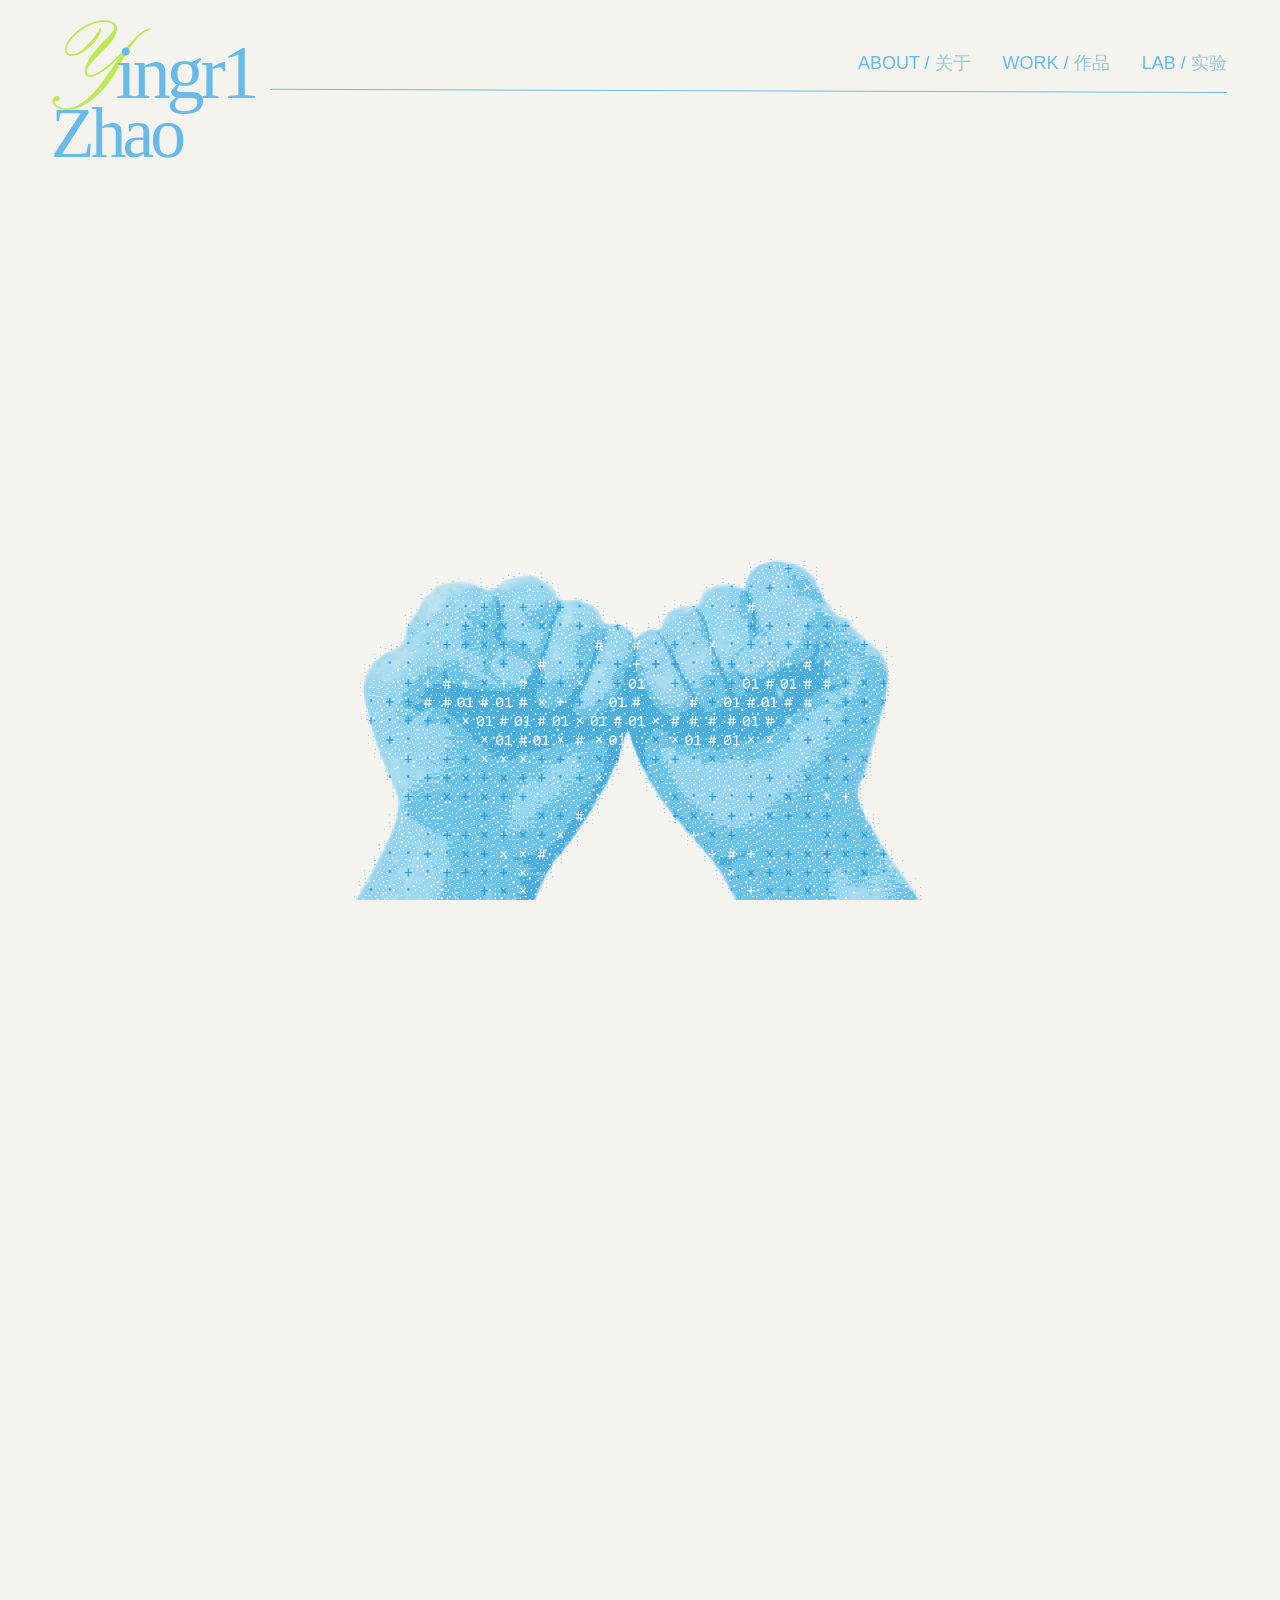
<file: index.html>
<!doctype html>
<html lang="zh-CN">

<head>
  <meta charset="UTF-8" />
  <meta name="viewport" content="width=device-width, initial-scale=1.0" />
  <title>Yingru Zhao | Portfolio</title>
  <link rel="stylesheet" href="site-chrome.css" />
  <style>
    :root {
      color-scheme: light;
      background: var(--site-background);
    }

    * {
      box-sizing: border-box;
    }

    html,
    body {
      margin: 0;
      min-height: 100%;
      background: var(--site-background);
    }

    body {
      font-family: ui-monospace, SFMono-Regular, Menlo, Monaco, Consolas,
        "Liberation Mono", monospace;
    }

    .scroll-track {
      height: 200vh;
    }

    .sticky-stage {
      position: sticky;
      top: 0;
      width: 100%;
      height: 100vh;
      overflow: hidden;
      background: var(--site-background);
    }

    .hand-frame {
      position: absolute;
      right: 0;
      left: 0;
      bottom: 0;
      display: block;
      width: min(100vw, 1286px, 177.777778vh);
      aspect-ratio: 1920 / 1080;
      max-height: 100vh;
      margin-inline: auto;
      transform: translateY(42vh);
      will-change: transform;
    }

    .hand-frame__image {
      position: absolute;
      inset: 0;
      display: block;
      width: 100%;
      height: 100%;
      visibility: hidden;
      object-fit: contain;
      object-position: bottom center;
      image-rendering: auto;
    }

    .hand-frame__image.is-active {
      visibility: visible;
    }

    .hand-frame.is-entering {
      transform: translateY(0);
      transition: transform 900ms cubic-bezier(0.22, 1, 0.36, 1);
    }

    .hand-frame.is-settled {
      transform: none;
      transition: none;
      will-change: auto;
    }

    .display-name {
      position: absolute;
      z-index: 3;
      top: calc(clamp(25px, 6vh, 50px) - 19px);
      left: clamp(25px, 5vw, 51px);
      display: flex;
      flex-direction: column;
      width: fit-content;
      margin: 0;
      color: var(--site-blue);
      font-family: "Palatino Linotype", Palatino, "Book Antiqua", Georgia, serif;
      font-size: clamp(50px, 7.4vw, 76px);
      font-style: normal;
      font-weight: 400;
      line-height: 0.9;
      letter-spacing: -0.055em;
      opacity: 0;
      pointer-events: none;
      transform: translateY(-140%);
      will-change: transform, opacity;
    }

    .display-name.is-entering {
      opacity: 1;
      transform: translateY(0);
      transition:
        transform 900ms cubic-bezier(0.22, 1, 0.36, 1) 100ms,
        opacity 280ms ease-out 100ms;
    }

    .display-name-line {
      width: 100%;
      white-space: nowrap;
    }

    .display-name-line--top {
      position: relative;
      transform: translateY(-7px);
    }

    .display-name-line--top::before {
      content: "Yingru";
      display: block;
      visibility: hidden;
    }

    .display-name-primary {
      position: absolute;
      inset: 0;
    }

    .display-name.has-art-y .display-name-primary::first-letter {
      color: #beeb4f;
      font-family: "Pinyon Script", "Snell Roundhand", "Brush Script MT", cursive;
      font-size: 1.4286em;
      font-weight: 400;
    }

    .display-name-line--bottom {
      display: flex;
      align-items: center;
      justify-content: flex-start;
      margin-top: 0.06em;
    }

    .display-name-secondary {
      font-family: "Palatino Linotype", Palatino, "Book Antiqua", Georgia, serif;
      font-size: 0.94em;
      font-style: normal;
      font-weight: 400;
      letter-spacing: -0.055em;
      transform: translate(0px, -3px);
    }

    .home-navigation {
      opacity: 0;
      visibility: hidden;
      pointer-events: none;
      transition:
        opacity 600ms ease,
        visibility 0s linear 600ms;
    }

    .home-navigation.is-visible {
      opacity: 1;
      visibility: visible;
      pointer-events: auto;
      transition: opacity 600ms ease;
    }

    .top-navigation-rule {
      position: absolute;
      z-index: 3;
      top: calc(clamp(75px, 13.33vh, 111px) - 19px);
      right: clamp(32px, 4.167vw, 64px);
      left: clamp(127px, 21.1vw, 326px);
      height: 1.34px;
      background: var(--site-blue);
      opacity: 0;
      transform: rotate(0.2deg);
      transform-origin: right center;
      will-change: opacity;
    }

    .top-navigation-rule.is-entering {
      opacity: 1;
      transition: opacity 600ms ease;
    }

    @media (prefers-reduced-motion: reduce) {
      .home-navigation {
        opacity: 1;
        visibility: visible;
        pointer-events: auto;
        transition: none;
      }

      .top-navigation-rule {
        opacity: 1;
        transition: none;
      }
    }

    @media (max-width: 600px) {
      .display-name {
        font-size: clamp(36px, 14vw, 47px);
        line-height: 0.9;
      }

      .home-navigation {
        top: 78px;
        right: 16px;
        left: auto;
        gap: 10px;
        font-size: 10px;
        white-space: nowrap;
      }

      .top-navigation-rule {
        top: 95px;
        right: 20px;
        left: clamp(125px, 32vw, 150px);
      }

      .hand-frame {
        right: auto;
        left: 50%;
        width: min(calc(1140px - 90vw), 200vw, 177.777778vh);
        margin-inline: 0;
        transform: translate(-50%, 42vh);
      }

      .hand-frame.is-entering {
        transform: translate(-50%, 0);
      }

      .hand-frame.is-settled {
        transform: translateX(-50%);
      }

      .fragment-char {
        font-size: clamp(16px, 4.2vw, 18px);
      }

      [data-group="about"] .fragment-particle:nth-child(even),
      [data-group="work"] .fragment-particle:nth-child(even),
      [data-group="lab"] .fragment-particle:nth-child(even),
      [data-group="work"] .fragment-particle:nth-child(n + 35) {
        display: none;
      }

      .work-spark-glow {
        display: none;
      }

      .scroll-hint {
        display: inline-flex;
        align-items: center;
        gap: 4px;
        white-space: nowrap;
      }
    }

    .scroll-hint {
      position: absolute;
      z-index: 3;

      left: 50%;
      top: 50%;
      bottom: auto;

      color: #65bceb;
      font-family: "Microsoft YaHei", "PingFang SC", "Hiragino Sans GB",
        "Noto Sans CJK SC", "Source Han Sans SC", sans-serif;

      font-size: 12px;
      font-weight: 400;
      line-height: 1.225;
      letter-spacing: 1.13px;

      opacity: 0;
      pointer-events: none;

      transform: translate(-50%, 3px);
    }

    .scroll-hint.is-visible {
      opacity: 1;
      transform: translate(-50%, 0);
      transition:
        opacity 400ms ease,
        transform 400ms cubic-bezier(0.22, 1, 0.36, 1);
    }

    .scroll-hint.is-consumed {
      opacity: 0;
      transform: translate(-50%, 2px);
      transition:
        opacity 300ms ease,
        transform 300ms cubic-bezier(0.22, 1, 0.36, 1);
    }

    .scroll-hint__text {
      white-space: nowrap;
    }

    .scroll-hint__eyebrow {
      display: block;
      margin-bottom: 2px;
      color: inherit;
      font-family: Arial, Helvetica, sans-serif;
      font-size: 9px;
      font-weight: 400;
      letter-spacing: 0;
      line-height: 1;
    }

    .scroll-hint__arrow {
      display: inline-block;
      margin-left: 0;
      color: inherit;
      font-size: 11px;
      font-weight: 400;
      line-height: 1;
      letter-spacing: 0;
      opacity: 0;
      transition: opacity 280ms ease;
    }

    .scroll-hint__arrow.is-visible {
      opacity: 1;
    }

    @media (max-width: 600px) {
      .scroll-hint {
        top: 46%;
        bottom: auto;
        left: 50%;
        width: max-content;
        max-width: calc(100vw - 32px);
        font-size: 14px;
        letter-spacing: 0.08em;
      }
    }

    .fragment-layer,
    .debug-markers {
      position: absolute;
      z-index: 2;
      inset: 0;
      overflow: hidden;
      pointer-events: none;
    }

    .fragment-group {
      position: absolute;
      inset: 0;
    }

    .symbol-glow {
      --glow-scale: 1;
      position: absolute;
      z-index: 1;
      top: 0;
      left: 0;
      opacity: 0;
      pointer-events: none;
      transform: translate(-50%, -50%) scale(var(--glow-scale));
      transform-origin: 50% 50%;
      will-change: opacity;
    }

    .four-point-glow {
      width: 300px;
      height: 350px;
    }

    .four-point-glow::before,
    .four-point-glow::after {
      content: "";
      position: absolute;
      top: 50%;
      left: 50%;
      border-radius: 50%;
      filter: blur(22px);
      transform: translate(-50%, -50%);
    }

    .four-point-glow::before {
      width: 46px;
      height: 304px;
      background: radial-gradient(ellipse at center,
          rgb(217 245 106 / 42%) 0%,
          rgb(190 235 79 / 30%) 38%,
          rgb(174 234 85 / 0%) 78%);
    }

    .four-point-glow::after {
      width: 272px;
      height: 44px;
      background: radial-gradient(ellipse at center,
          rgb(217 245 106 / 38%) 0%,
          rgb(190 235 79 / 27%) 40%,
          rgb(174 234 85 / 0%) 80%);
    }

    .symbol-glow__core {
      position: absolute;
      z-index: 1;
      top: 50%;
      left: 50%;
      width: 88px;
      height: 88px;
      border-radius: 50%;
      background: radial-gradient(circle at center,
          rgb(217 245 106 / 58%) 0%,
          rgb(190 235 79 / 32%) 42%,
          rgb(174 234 85 / 0%) 76%);
      filter: blur(11px);
      transform: translate(-50%, -50%);
    }

    .lab-five-glow {
      width: 220px;
      height: 210px;
      transform: translate(-50%, -50%) rotate(20deg) scale(var(--glow-scale));
    }

    .lab-five-glow::before {
      content: "";
      position: absolute;
      z-index: 0;
      top: 50%;
      left: 50%;
      width: 172px;
      height: 156px;
      border-radius: 50%;
      background: radial-gradient(ellipse at 50% 52%,
          rgb(217 245 106 / 50%) 0%,
          rgb(190 235 79 / 36%) 30%,
          rgb(174 234 85 / 20%) 52%,
          rgb(174 234 85 / 8%) 68%,
          rgb(174 234 85 / 0%) 86%);
      filter: blur(16px);
      transform: translate(-50%, -50%);
    }

    .lab-glow-node {
      position: absolute;
      z-index: 1;
      width: 62px;
      height: 62px;
      border-radius: 50%;
      background: radial-gradient(circle at center,
          rgb(217 245 106 / 35%) 0%,
          rgb(190 235 79 / 20%) 42%,
          rgb(174 234 85 / 0%) 78%);
      filter: blur(20px);
      transform: translate(-50%, -50%);
    }

    .lab-glow-node:nth-child(1) {
      top: 10%;
      left: 50%;
    }

    .lab-glow-node:nth-child(2) {
      top: 39%;
      left: 82%;
    }

    .lab-glow-node:nth-child(3) {
      top: 79%;
      left: 70%;
    }

    .lab-glow-node:nth-child(4) {
      top: 79%;
      left: 30%;
    }

    .lab-glow-node:nth-child(5) {
      top: 39%;
      left: 18%;
    }

    .lab-glow-node:nth-child(6) {
      top: 53%;
      left: 50%;
      width: 70px;
      height: 70px;
      background: radial-gradient(circle at center,
          rgb(217 245 106 / 58%) 0%,
          rgb(190 235 79 / 32%) 42%,
          rgb(174 234 85 / 0%) 76%);
      filter: blur(11px);
    }

    .work-main-glow {
      width: 260px;
      height: 250px;
    }

    .work-main-glow::before {
      content: "";
      position: absolute;
      z-index: 0;
      top: 50%;
      left: 50%;
      width: 220px;
      height: 190px;
      border-radius: 50%;
      background: radial-gradient(ellipse at 50% 52%,
          rgb(217 245 106 / 50%) 0%,
          rgb(190 235 79 / 36%) 30%,
          rgb(174 234 85 / 20%) 52%,
          rgb(174 234 85 / 8%) 68%,
          rgb(174 234 85 / 0%) 86%);
      filter: blur(18px);
      transform: translate(-50%, -50%);
    }

    .work-glow-node {
      position: absolute;
      z-index: 1;
      width: 72px;
      height: 72px;
      border-radius: 50%;
      background: radial-gradient(circle at center,
          rgb(217 245 106 / 36%) 0%,
          rgb(190 235 79 / 21%) 42%,
          rgb(174 234 85 / 0%) 78%);
      filter: blur(21px);
      transform: translate(-50%, -50%);
    }

    .work-glow-node:nth-child(1) {
      top: 12%;
      left: 50%;
    }

    .work-glow-node:nth-child(2) {
      top: 39%;
      left: 83%;
    }

    .work-glow-node:nth-child(3) {
      top: 78%;
      left: 71%;
    }

    .work-glow-node:nth-child(4) {
      top: 78%;
      left: 29%;
    }

    .work-glow-node:nth-child(5) {
      top: 39%;
      left: 17%;
    }

    .work-glow-node:nth-child(6) {
      top: 52%;
      left: 50%;
      width: 82px;
      height: 82px;
      background: radial-gradient(circle at center,
          rgb(217 245 106 / 58%) 0%,
          rgb(190 235 79 / 32%) 42%,
          rgb(174 234 85 / 0%) 76%);
      filter: blur(11px);
    }

    .work-spark-glow {
      width: 104px;
      height: 118px;
    }

    .work-spark-glow::before,
    .work-spark-glow::after {
      content: "";
      position: absolute;
      top: 50%;
      left: 50%;
      border-radius: 50%;
      background: radial-gradient(ellipse at center,
          rgb(217 245 106 / 40%) 0%,
          rgb(190 235 79 / 24%) 42%,
          rgb(174 234 85 / 0%) 80%);
      filter: blur(12px);
      transform: translate(-50%, -50%);
    }

    .work-spark-glow::before {
      width: 24px;
      height: 104px;
    }

    .work-spark-glow::after {
      width: 92px;
      height: 22px;
    }

    .fragment-particle {
      --fragment-glow-opacity: 0;
      --magnetic-glow: 0;
      --magnetic-x: 0px;
      --magnetic-y: 0px;
      position: absolute;
      top: 0;
      left: 0;
      display: block;
      opacity: 0;
      transform-origin: 50% 50%;
      will-change: transform, opacity;
    }



    .fragment-particle::before {
      content: "";
      position: absolute;
      z-index: 0;
      top: 50%;
      left: 50%;
      width: 42px;
      height: 30px;
      border-radius: 50%;
      background: radial-gradient(ellipse at center,
          rgb(217 245 106 / 45%) 0%,
          rgb(190 235 79 / 28%) 38%,
          rgb(174 234 85 / 10%) 65%,
          rgb(174 234 85 / 0%) 100%);
      filter: blur(8px);
      opacity: var(--fragment-glow-opacity);
      transform: translate(-50%, -50%);
      pointer-events: none;
    }

    .fragment-char {
      position: relative;
      z-index: 1;
      display: block;
      color: #65bceb;
      font-family: Consolas, "Lucida Console", "DejaVu Sans Mono", monospace;
      font-size: clamp(16px, 1.25vw, 24px);
      font-weight: 400;
      line-height: 1;
      white-space: nowrap;
    }

    .fragment-group.is-idle .fragment-char {
      animation: fragment-idle-drift var(--idle-duration) ease-in-out
        var(--idle-delay) infinite both;
    }

    .fragment-group.is-idle .fragment-particle::before {
      animation: fragment-glow-breathe var(--idle-glow-duration) ease-in-out
        var(--idle-delay) infinite both;
    }

    .fragment-group.is-hovered .fragment-char,
    .fragment-group.is-hovered .fragment-particle::before {
      animation-play-state: paused;
    }

    @keyframes fragment-idle-drift {
      0%,
      100% {
        transform: translate(var(--magnetic-x), var(--magnetic-y));
      }

      22% {
        transform: translate(
          calc(var(--idle-x) + var(--magnetic-x)),
          calc(var(--idle-y-neg-45) + var(--magnetic-y))
        );
      }

      52% {
        transform: translate(
          calc(var(--idle-x-neg-50) + var(--magnetic-x)),
          calc(var(--idle-y) + var(--magnetic-y))
        );
      }

      78% {
        transform: translate(
          calc(var(--idle-x-neg) + var(--magnetic-x)),
          calc(var(--idle-y-neg-35) + var(--magnetic-y))
        );
      }
    }

    @keyframes fragment-glow-breathe {
      0%,
      100% {
        filter: blur(8px) brightness(calc(0.94 + var(--magnetic-glow)));
      }

      50% {
        filter: blur(8px) brightness(calc(1.06 + var(--magnetic-glow)));
      }
    }

    @media (prefers-reduced-motion: reduce) {
      .fragment-group.is-idle .fragment-char,
      .fragment-group.is-idle .fragment-particle::before {
        animation: none;
      }
    }

    .module-hit-area {
      position: absolute;
      z-index: 3;
      top: 0;
      left: 0;
      padding: 0;
      background: transparent;
      border: 0;
      opacity: 0;
      pointer-events: none;
      cursor: default;
      transform: translate(-50%, -50%);
    }

    .module-hit-area.is-interactive {
      pointer-events: auto;
      cursor: pointer;
    }

    .module-label {
      position: absolute;
      z-index: 3;
      top: 0;
      left: 0;
      color: #355b6b;
      font-family: "Helvetica Neue", Helvetica, Arial, sans-serif;
      font-size: 18px;
      font-style: italic;
      font-weight: 500;
      line-height: 1;
      letter-spacing: -0.035em;
      text-transform: uppercase;
      white-space: nowrap;
      opacity: 0;
      pointer-events: none;
      transform: translateY(4px);
      transition:
        opacity 200ms ease,
        transform 200ms cubic-bezier(0.22, 1, 0.36, 1);
    }

    .module-label.is-visible {
      opacity: 1;
      transform: translateY(0);
    }

    .module-label.is-resetting {
      transition: none;
    }

    .debug-panel {
      display: none;
      position: fixed;
      z-index: 4;
      top: 16px;
      left: 16px;
      margin: 0;
      padding: 10px 12px;
      color: #17455d;
      background: rgb(244 243 237 / 90%);
      border: 1px solid rgb(23 69 93 / 18%);
      font-size: 13px;
      line-height: 1.55;
    }

    .debug-toggle {
      display: block;
      margin-top: 8px;
      padding: 4px 7px;
      color: inherit;
      background: transparent;
      border: 1px solid rgb(23 69 93 / 30%);
      border-radius: 0;
      font: inherit;
      cursor: pointer;
    }

    .debug-legend {
      display: none;
      margin-top: 7px;
      font-size: 11px;
    }

    body.debug-visible .debug-legend {
      display: block;
    }

    .debug-markers {
      z-index: 3;
      display: none;
    }

    body.debug-visible .debug-markers {
      display: block;
    }

    .path-marker {
      position: absolute;
      width: 5px;
      height: 5px;
      margin: -2.5px 0 0 -2.5px;
      border-radius: 50%;
    }

    .path-marker--start {
      background: #9ddcf4;
    }

    .path-marker--disperse {
      background: #55b5df;
    }

    .path-marker--target {
      width: 4px;
      height: 4px;
      margin: -2px 0 0 -2px;
      background: #2697d4;
    }
  </style>
</head>

<body>
  <main class="scroll-track" aria-label="About fragment scroll animation test">
    <section class="sticky-stage">
      <div id="hand-frame" class="hand-frame" role="img" aria-label="Hands opening from a fist">
        <img
          class="hand-frame__image is-active"
          src="public/assets/hands/hand_01.webp"
          width="1920"
          height="1080"
          alt=""
          aria-hidden="true"
          draggable="false"
        />
      </div>

      <h1 id="display-name" class="display-name" aria-label="Yingru Zhao">
        <span class="display-name-line display-name-line--top" aria-hidden="true">
          <span id="display-name-primary" class="display-name-primary">#1×+·0</span>
        </span>
        <span class="display-name-line display-name-line--bottom" aria-hidden="true">
          <span id="display-name-secondary" class="display-name-secondary">×#01</span>
        </span>
      </h1>

      <nav
        id="home-navigation"
        class="site-nav home-navigation"
        aria-label="Primary navigation"
      >
        <a class="site-nav__item" href="about.html">ABOUT<span class="site-nav__separator" aria-hidden="true"> / </span><span class="site-nav__chinese">关于</span></a>
        <a class="site-nav__item" href="work.html">WORK<span class="site-nav__separator" aria-hidden="true"> / </span><span class="site-nav__chinese">作品</span></a>
        <a class="site-nav__item" href="lab.html">LAB<span class="site-nav__separator" aria-hidden="true"> / </span><span class="site-nav__chinese">实验</span></a>
      </nav>
      <div class="top-navigation-rule" aria-hidden="true"></div>

      <div id="scroll-hint" class="scroll-hint" aria-hidden="true">
        <span id="scroll-hint-text" class="scroll-hint__text">向下滚动 · SCROLL TO RELEASE</span>
        <span id="scroll-hint-arrow" class="scroll-hint__arrow" aria-hidden="true">↓</span>
      </div>

      <div id="about-star-glow" class="symbol-glow four-point-glow" aria-hidden="true">
        <span class="symbol-glow__core"></span>
      </div>

      <div id="work-main-glow" class="symbol-glow work-main-glow" aria-hidden="true">
        <span class="work-glow-node"></span>
        <span class="work-glow-node"></span>
        <span class="work-glow-node"></span>
        <span class="work-glow-node"></span>
        <span class="work-glow-node"></span>
        <span class="work-glow-node"></span>
      </div>

      <div id="work-spark-glow" class="symbol-glow work-spark-glow" aria-hidden="true"></div>

      <div id="lab-star-glow" class="symbol-glow lab-five-glow" aria-hidden="true">
        <span class="lab-glow-node"></span>
        <span class="lab-glow-node"></span>
        <span class="lab-glow-node"></span>
        <span class="lab-glow-node"></span>
        <span class="lab-glow-node"></span>
        <span class="lab-glow-node"></span>
      </div>

      <div id="fragment-layer" class="fragment-layer" aria-hidden="true">
        <div class="fragment-group" data-group="ambient"></div>
        <div class="fragment-group" data-group="about"></div>
        <div class="fragment-group" data-group="work"></div>
        <div class="fragment-group" data-group="lab"></div>
      </div>

      <div id="about-hit-area" class="module-hit-area" aria-hidden="true"></div>
      <div id="work-hit-area" class="module-hit-area" aria-hidden="true"></div>
      <div id="lab-hit-area" class="module-hit-area" aria-hidden="true"></div>

      <div id="about-label" class="module-label" aria-hidden="true">#1×+·</div>
      <div id="work-label" class="module-label" aria-hidden="true">#×01</div>
      <div id="lab-label" class="module-label" aria-hidden="true">×#1</div>

      <div id="debug-markers" class="debug-markers" aria-hidden="true"></div>
    </section>
  </main>

  <aside class="debug-panel" aria-live="polite">
    Frame: <span id="frame-value">01 / 20</span><br />
    Overall Progress: <span id="progress-value">0%</span><br />
    Hand Progress: <span id="hand-progress-value">0%</span><br />
    Fragment Progress: <span id="fragment-progress-value">0%</span><br />
    Stage: <span id="stage-value">RELEASE</span>
    <button id="debug-toggle" class="debug-toggle" type="button" aria-pressed="false">
      Show path points
    </button>
    <span class="debug-legend">
      Light: start · Mid: disperse · Dark: target
    </span>
  </aside>

  <script>
    (() => {
      const FRAME_COUNT = 20;
      const FRAME_ROOT = "public/assets/hands";
      const SMOOTHING_FACTOR = 0.12;
      const MAX_PROGRESS_STEP = 1 / (FRAME_COUNT - 1);
      const SETTLE_EPSILON = 0.0001;
      const FRAGMENT_START = 0.62;
      const RELEASE_END = 0.3;
      const DISPERSE_END = 0.66;
      const FRAGMENT_TOP_BOUNDARY_GAP = 22;
      const STAR_TARGET_SCALE = 0.73;
      const PALM_VISIBILITY_START = 0.615;
      const PALM_VISIBLE_BY = 0.64;
      const PALM_CLUSTER_FILLED_BY = 0.66;
      const PALM_EARLY_COUNT = 28;
      const PALM_CLUSTER_COUNT = 42;
      const ABOUT_INTERACTIVE_THRESHOLD = 0.97;
      const ABOUT_HOVER_ENTER_DURATION = 380;
      const ABOUT_HOVER_LEAVE_DURATION = 420;
      const ABOUT_DECODE_DELAY = 70;
      const ABOUT_DECODE_DURATION = 300;
      const ABOUT_DECODE_CHARACTERS = ["·", "+", "×", "#", "0", "1"];
      const DISPLAY_NAME_DECODE_DURATION = 620;
      const DISPLAY_NAME_DECODE_DELAY = 280;
      const SCROLL_HINT_DECODE_DURATION = 450;
      const SCROLL_HINT_INTRO_DELAY = 350;
      const SCROLL_HINT_ARROW_PROGRESS = 0.6;
      const SCROLL_HINT_THRESHOLD = 8;
      const SCROLL_HINT_TEXT = "向下滚动 · SCROLL TO RELEASE";
      const SOURCE_SIZE = { width: 1920, height: 1080 };
      const PALMS = {
        left: { x: 690, y: 775 },
        right: { x: 1225, y: 775 },
      };

      // All path design lives here. Start offsets use source-image pixels;
      // disperse points use viewport ratios; targets use reference pixels
      // around the star center and are scaled responsively at render time.
      const aboutFragments = [
        { char: "·", palm: "left", start: [-38, -18], disperse: [0.30, 0.45], target: [0, -174], flightRotation: -12, targetRotation: -2, startScale: 0.45, targetScale: 0.76, curve: -24, delay: 0.00 },
        { char: "+", palm: "right", start: [31, -20], disperse: [0.69, 0.43], target: [-3, -132], flightRotation: 10, targetRotation: 2, startScale: 0.54, targetScale: 0.92, curve: 28, delay: 0.01 },
        { char: "×", palm: "left", start: [-12, 14], disperse: [0.38, 0.34], target: [4, -96], flightRotation: -8, targetRotation: 3, startScale: 0.58, targetScale: 1.02, curve: 20, delay: 0.02 },
        { char: "#", palm: "right", start: [8, 18], disperse: [0.61, 0.35], target: [-6, -63], flightRotation: 13, targetRotation: -3, startScale: 0.48, targetScale: 0.86, curve: -18, delay: 0.03 },
        { char: "01", palm: "left", start: [35, -8], disperse: [0.43, 0.49], target: [-31, -32], flightRotation: -14, targetRotation: -4, startScale: 0.44, targetScale: 0.83, curve: -26, delay: 0.04 },
        { char: "+", palm: "right", start: [-34, -11], disperse: [0.57, 0.47], target: [30, -29], flightRotation: 9, targetRotation: 3, startScale: 0.61, targetScale: 0.96, curve: 22, delay: 0.05 },
        { char: "·", palm: "left", start: [-44, 23], disperse: [0.24, 0.39], target: [-151, 1], flightRotation: -11, targetRotation: 1, startScale: 0.50, targetScale: 0.72, curve: -34, delay: 0.06 },
        { char: "×", palm: "right", start: [42, 20], disperse: [0.76, 0.40], target: [-108, -4], flightRotation: 12, targetRotation: -3, startScale: 0.57, targetScale: 0.89, curve: 31, delay: 0.07 },
        { char: "#", palm: "left", start: [18, -25], disperse: [0.33, 0.28], target: [-72, 3], flightRotation: 15, targetRotation: 4, startScale: 0.47, targetScale: 0.95, curve: 26, delay: 0.08 },
        { char: "01", palm: "right", start: [-17, -26], disperse: [0.66, 0.27], target: [-40, -2], flightRotation: -13, targetRotation: -2, startScale: 0.64, targetScale: 0.84, curve: -29, delay: 0.09 },
        { char: "+", palm: "left", start: [-27, 4], disperse: [0.42, 0.39], target: [-15, -1], flightRotation: -7, targetRotation: 2, startScale: 0.52, targetScale: 1.04, curve: -16, delay: 0.02 },
        { char: "×", palm: "right", start: [24, 3], disperse: [0.59, 0.41], target: [0, -9], flightRotation: 8, targetRotation: -1, startScale: 0.55, targetScale: 1.08, curve: 17, delay: 0.04 },
        { char: "#", palm: "left", start: [5, 25], disperse: [0.47, 0.52], target: [14, 3], flightRotation: 11, targetRotation: 3, startScale: 0.43, targetScale: 0.98, curve: 18, delay: 0.06 },
        { char: "·", palm: "right", start: [-3, 24], disperse: [0.53, 0.50], target: [3, 14], flightRotation: -9, targetRotation: -2, startScale: 0.60, targetScale: 0.82, curve: -15, delay: 0.08 },
        { char: "01", palm: "left", start: [42, 11], disperse: [0.39, 0.32], target: [42, -2], flightRotation: 14, targetRotation: 4, startScale: 0.46, targetScale: 0.86, curve: 25, delay: 0.01 },
        { char: "+", palm: "right", start: [-41, 12], disperse: [0.63, 0.31], target: [74, 3], flightRotation: -15, targetRotation: -3, startScale: 0.56, targetScale: 0.96, curve: -27, delay: 0.03 },
        { char: "×", palm: "left", start: [-7, -11], disperse: [0.27, 0.50], target: [108, -3], flightRotation: 9, targetRotation: 2, startScale: 0.49, targetScale: 0.88, curve: -32, delay: 0.05 },
        { char: "·", palm: "right", start: [11, -9], disperse: [0.73, 0.52], target: [151, 2], flightRotation: -10, targetRotation: -1, startScale: 0.63, targetScale: 0.73, curve: 34, delay: 0.07 },
        { char: "#", palm: "left", start: [29, 22], disperse: [0.35, 0.56], target: [-22, 34], flightRotation: 12, targetRotation: 3, startScale: 0.51, targetScale: 0.9, curve: 23, delay: 0.09 },
        { char: "+", palm: "right", start: [-30, 22], disperse: [0.65, 0.57], target: [13, 49], flightRotation: -12, targetRotation: -4, startScale: 0.45, targetScale: 0.95, curve: -22, delay: 0.02 },
        { char: "01", palm: "left", start: [10, -3], disperse: [0.46, 0.43], target: [-4, 96], flightRotation: 7, targetRotation: 2, startScale: 0.59, targetScale: 0.82, curve: 15, delay: 0.05 },
        { char: "·", palm: "right", start: [-12, -1], disperse: [0.55, 0.45], target: [2, 157], flightRotation: -8, targetRotation: -2, startScale: 0.48, targetScale: 0.74, curve: -16, delay: 0.08 },
        { char: "+", palm: "left", start: [-20, 18], disperse: [0.41, 0.46], target: [8, 73], flightRotation: -10, targetRotation: 2, startScale: 0.50, targetScale: 0.90, curve: -20, delay: 0.04 },
        { char: "·", palm: "right", start: [20, 16], disperse: [0.60, 0.36], target: [58, 10], flightRotation: 12, targetRotation: -3, startScale: 0.55, targetScale: 0.78, curve: 24, delay: 0.06 },
      ];
      const ABOUT_MAX_TARGET_DISTANCE = Math.max(
        ...aboutFragments.map((fragment) =>
          Math.hypot(fragment.target[0], fragment.target[1]),
        ),
      );

      // WORK uses 28 points around the five-point outline, six porous
      // interior points, and six points for the separate four-point spark.
      const workTargets = [
        [0, -145], [10, -112], [20, -78], [31, -46],
        [78, -45], [125, -42], [100, -20], [74, 2], [49, 22],
        [63, 66], [77, 110], [51, 91], [25, 72], [0, 55],
        [-38, 83], [-77, 110], [-68, 78], [-58, 47], [-49, 22],
        [-87, -10], [-125, -42], [-78, -44], [-31, -46], [-15, -96],
        [103, -31], [55, 98], [-55, 98], [-103, -31],
        [-23, -20], [24, -17], [-30, 25], [27, 31], [1, 9], [7, -42],
        [190, -137], [190, -105], [190, -73], [158, -105], [222, -105], [193, -102],
      ];

      // LAB uses a simpler five-point outline with three sparse interior
      // characters; it is not a scaled copy of WORK's target structure.
      const labTargets = [
        [1, -142], [14, -96], [28, -52],
        [75, -49], [121, -45], [88, -15], [54, 13],
        [68, 61], [82, 108], [43, 82], [3, 58],
        [-38, 86], [-80, 110], [-69, 64], [-56, 18],
        [-91, -13], [-124, -45], [-76, -48], [-29, -51], [-14, -96],
        [-20, -13], [24, -8], [2, 19], [-30, 33],
      ];
      const WORK_MAIN_FRAGMENT_COUNT = 34;
      const WORK_SPARK_CENTER = [190, -105];
      const WORK_MAIN_MAX_TARGET_DISTANCE = Math.max(
        ...workTargets
          .slice(0, WORK_MAIN_FRAGMENT_COUNT)
          .map((target) => Math.hypot(target[0], target[1])),
      );
      const WORK_SPARK_MAX_TARGET_DISTANCE = Math.max(
        ...workTargets
          .slice(WORK_MAIN_FRAGMENT_COUNT)
          .map((target) =>
            Math.hypot(
              target[0] - WORK_SPARK_CENTER[0],
              target[1] - WORK_SPARK_CENTER[1],
            ),
          ),
      );
      const LAB_MAX_TARGET_DISTANCE = Math.max(
        ...labTargets.map((target) => Math.hypot(target[0], target[1])),
      );

      const CHARACTER_SET = ["·", "+", "×", "#", "01"];
      const START_OFFSETS = [
        [-62, -18], [-54, 8], [-48, -36], [-41, 30], [-34, -7], [-28, 38],
        [-22, -42], [-16, 14], [-10, -24], [-4, 34], [2, -11], [8, 23],
        [14, -38], [20, 7], [26, 35], [32, -19], [38, 16], [44, -33],
        [50, 29], [56, -5], [62, 20], [-58, 24], [-46, -2], [-36, 19],
        [-24, -29], [6, -31], [30, 2], [52, -25],
      ];
      const FLIGHT_ROTATIONS = [
        -12, 10, -8, 13, -14, 9, -11, 12, 15, -13, -7, 8, -10, 14,
        -6, 11, -15, 7, -9, 13, -12, 6, -8, 15, -11, 9, -14, 10,
      ];
      const WORK_DISPERSE = [
        [0.20, 0.48], [0.27, 0.31], [0.34, 0.17], [0.42, 0.39],
        [0.48, 0.12], [0.54, 0.58], [0.61, 0.18], [0.69, 0.35],
        [0.76, 0.24], [0.82, 0.49], [0.24, 0.57], [0.31, 0.22],
        [0.39, 0.52], [0.47, 0.29], [0.56, 0.13], [0.64, 0.55],
        [0.73, 0.31], [0.86, 0.44],
      ];
      const LAB_DISPERSE = [
        [0.49, 0.54], [0.56, 0.32], [0.63, 0.15], [0.70, 0.44],
        [0.77, 0.23], [0.83, 0.60], [0.88, 0.30], [0.74, 0.11],
        [0.67, 0.51], [0.91, 0.42], [0.58, 0.62], [0.52, 0.27],
        [0.79, 0.48], [0.85, 0.18], [0.62, 0.40], [0.90, 0.56],
      ];

      const ABOUT_DISPERSE_HORIZONTAL_EXPANSION = 1.42;
      const ABOUT_DISPERSE_VERTICAL_EXPANSION = 1.45;
      const ABOUT_CURVE_MULTIPLIER = 1.55;
      const AMBIENT_CHARACTERS = ["·", "+", "×", "#", "0", "1", "01"];
      const AMBIENT_DISPERSE = [
        [0.10, 0.48], [0.16, 0.22], [0.22, 0.61], [0.28, 0.11],
        [0.34, 0.43], [0.40, 0.18], [0.46, 0.67], [0.52, 0.08],
        [0.58, 0.49], [0.64, 0.15], [0.70, 0.62], [0.76, 0.27],
        [0.82, 0.10], [0.88, 0.52], [0.92, 0.36], [0.18, 0.37],
        [0.30, 0.56], [0.43, 0.30], [0.55, 0.22], [0.67, 0.57],
        [0.79, 0.39], [0.87, 0.65], [0.13, 0.13], [0.25, 0.47],
        [0.37, 0.08], [0.49, 0.54], [0.61, 0.34], [0.73, 0.17],
        [0.85, 0.47], [0.20, 0.66], [0.32, 0.25], [0.44, 0.59],
        [0.57, 0.12], [0.69, 0.46], [0.81, 0.58], [0.90, 0.23],
      ];
      const ambientFragments = AMBIENT_DISPERSE.map((disperse, index) => {
        const scale = index < 22
          ? 0.55 + (index % 5) * 0.05
          : index < 33
            ? 0.75 + (index % 5) * 0.04
            : 0.95 + (index % 3) * 0.05;
        return {
          char: AMBIENT_CHARACTERS[index % AMBIENT_CHARACTERS.length],
          palm: index < 18 ? "left" : "right",
          start: [
            START_OFFSETS[index % START_OFFSETS.length][0] + (index % 3 - 1) * 8,
            START_OFFSETS[index % START_OFFSETS.length][1] + (Math.floor(index / 3) % 3 - 1) * 7,
          ],
          disperse,
          flightRotation: FLIGHT_ROTATIONS[(index * 3 + 4) % FLIGHT_ROTATIONS.length],
          curve: (index % 2 === 0 ? -1 : 1) * (30 + (index % 5) * 6),
          delay: (index % 12) / 120,
          startScale: scale * 0.72,
          disperseScale: scale,
        };
      });

      function buildGroupFragments(targets, dispersePoints, phase) {
        return targets.map((target, index) => {
          const presetIndex = (index + phase) % START_OFFSETS.length;
          const flightRotation = FLIGHT_ROTATIONS[presetIndex];
          return {
            char: CHARACTER_SET[(index + phase) % CHARACTER_SET.length],
            palm: index % 2 === 0 ? "left" : "right",
            start: START_OFFSETS[presetIndex],
            disperse: dispersePoints[(index * 5 + phase) % dispersePoints.length],
            target,
            flightRotation,
            targetRotation: ((index * 3 + phase) % 9) - 4,
            startScale: 0.44 + ((index + phase) % 5) * 0.04,
            targetScale: 0.76 + ((index * 2 + phase) % 7) * 0.045,
            curve: (index % 2 === 0 ? -1 : 1) * (28 + ((index + phase) % 5) * 7),
            delay: ((index * 2 + phase) % 10) / 100,
          };
        });
      }

      const fragmentGroups = [
        {
          id: "about",
          center: [0.18, 0.42],
          scale: 1.12,
          groupDelay: 0,
          fragments: aboutFragments,
          glows: [
            { elementId: "about-star-glow", offset: [0, 0], scale: 1.12, opacity: 0.58 },
          ],
        },
        {
          id: "work",
          center: [0.50, 0.30],
          scale: 1.05,
          groupDelay: 0.03,
          fragments: buildGroupFragments(workTargets, WORK_DISPERSE, 2),
          glows: [
            { elementId: "work-main-glow", offset: [0, 0], scale: 0.88, opacity: 0.58 },
            { elementId: "work-spark-glow", offset: [190, -105], scale: 0.72, opacity: 0.40 },
          ],
        },
        {
          id: "lab",
          center: [0.82, 0.64],
          scale: 0.78,
          structureRotation: 20,
          groupDelay: 0.06,
          fragments: buildGroupFragments(labTargets, LAB_DISPERSE, 5),
          glows: [
            { elementId: "lab-star-glow", offset: [0, 0], scale: 0.72, opacity: 0.58 },
          ],
        },
      ];

      const TOTAL_FRAGMENT_COUNT = fragmentGroups.reduce(
        (total, group) => total + group.fragments.length,
        0,
      );

      const frameElement = document.querySelector("#hand-frame");
      const ambientContainer = document.querySelector('[data-group="ambient"]');
      const displayName = document.querySelector("#display-name");
      const homeNavigation = document.querySelector("#home-navigation");
      const topNavigationRule = document.querySelector(".top-navigation-rule");
      const displayNamePrimary = document.querySelector("#display-name-primary");
      const displayNameSecondary = document.querySelector("#display-name-secondary");
      const scrollHint = document.querySelector("#scroll-hint");
      const scrollHintText = document.querySelector("#scroll-hint-text");
      const scrollHintArrow = document.querySelector("#scroll-hint-arrow");
      const frameValue = document.querySelector("#frame-value");
      const progressValue = document.querySelector("#progress-value");
      const handProgressValue = document.querySelector("#hand-progress-value");
      const fragmentProgressValue = document.querySelector("#fragment-progress-value");
      const stageValue = document.querySelector("#stage-value");
      const aboutHitArea = document.querySelector("#about-hit-area");
      const workHitArea = document.querySelector("#work-hit-area");
      const labHitArea = document.querySelector("#lab-hit-area");
      const aboutLabel = document.querySelector("#about-label");
      const workLabel = document.querySelector("#work-label");
      const labLabel = document.querySelector("#lab-label");
      const debugToggle = document.querySelector("#debug-toggle");
      const debugMarkers = document.querySelector("#debug-markers");

      const frameSources = Array.from({ length: FRAME_COUNT }, (_, index) => {
        const number = String(index + 1).padStart(2, "0");
        return `${FRAME_ROOT}/hand_${number}.webp`;
      });

      const frameElements = frameSources.map((source, index) => {
        if (index === 0) {
          return frameElement.querySelector(".hand-frame__image");
        }
        const image = document.createElement("img");
        image.className = "hand-frame__image";
        image.src = source;
        image.width = 1920;
        image.height = 1080;
        image.alt = "";
        image.setAttribute("aria-hidden", "true");
        image.draggable = false;
        frameElement.append(image);
        return image;
      });

      let currentFrameIndex = 0;
      let targetProgress = 0;
      let currentProgress = 0;
      let scrubFrameId = null;
      let introComplete = false;
      let exploreInteractionsEnabled = false;
      let fragmentIdleEnabled = false;
      let magneticFrameId = null;
      let activeModuleId = null;
      let ambientElements = [];
      let ambientPathPoints = [];
      let fragmentTopBoundary = 0;
      const magneticPointer = {
        x: 0,
        y: 0,
        active: false,
      };
      let displayNameEntranceStarted = false;
      let scrollHintStarted = false;
      let scrollHintConsumed = false;
      let scrollHintDelayId = null;
      let scrollHintAnimationId = null;

      const magneticMediaQuery = window.matchMedia("(hover: hover) and (pointer: fine)");
      const reducedMotionMediaQuery = window.matchMedia("(prefers-reduced-motion: reduce)");
      const PROXIMITY_RADIUS = 160;
      const MAGNETIC_SMOOTHING = 0.18;
      const MAGNETIC_EPSILON = 0.025;

      const moduleInteractions = [
        {
          id: "about",
          finalText: "ABOUT",
          placeholder: "#1×+·",
          hitArea: aboutHitArea,
          label: aboutLabel,
          labelOffset: [60, 105],
          hoverProgress: 0,
          hoverAnimationId: null,
          decodeDelayId: null,
          decodeAnimationId: null,
        },
        {
          id: "work",
          finalText: "WORK",
          placeholder: "#×01",
          hitArea: workHitArea,
          label: workLabel,
          labelOffset: [105, 105],
          hoverProgress: 0,
          hoverAnimationId: null,
          decodeDelayId: null,
          decodeAnimationId: null,
        },
        {
          id: "lab",
          finalText: "LAB",
          placeholder: "×#1",
          hitArea: labHitArea,
          label: labLabel,
          labelOffset: [-95, 95],
          hoverProgress: 0,
          hoverAnimationId: null,
          decodeDelayId: null,
          decodeAnimationId: null,
        },
      ];

      const clamp01 = (value) => Math.min(1, Math.max(0, value));
      const mix = (from, to, progress) => from + (to - from) * progress;
      const smoothstep = (progress) => {
        const value = clamp01(progress);
        return value * value * (3 - 2 * value);
      };

      function hoverEase(progress) {
        const x = clamp01(progress);
        let parameter = x;
        for (let iteration = 0; iteration < 5; iteration += 1) {
          const inverse = 1 - parameter;
          const estimate =
            3 * inverse * inverse * parameter * 0.22 +
            3 * inverse * parameter * parameter * 0.36 +
            parameter * parameter * parameter;
          const derivative =
            3 * inverse * inverse * 0.22 +
            6 * inverse * parameter * (0.36 - 0.22) +
            3 * parameter * parameter * (1 - 0.36);
          if (Math.abs(derivative) < 0.0001) break;
          parameter = clamp01(parameter - (estimate - x) / derivative);
        }
        const inverse = 1 - parameter;
        return (
          3 * inverse * inverse * parameter +
          3 * inverse * parameter * parameter +
          parameter * parameter * parameter
        );
      }

      function cancelDecode(module, immediate = false) {
        if (module.decodeDelayId !== null) {
          window.clearTimeout(module.decodeDelayId);
          module.decodeDelayId = null;
        }
        if (module.decodeAnimationId !== null) {
          window.cancelAnimationFrame(module.decodeAnimationId);
          module.decodeAnimationId = null;
        }
        if (immediate) module.label.classList.add("is-resetting");
        module.label.classList.remove("is-visible");
        module.label.textContent = module.placeholder;
        if (immediate) {
          window.requestAnimationFrame(() => {
            module.label.classList.remove("is-resetting");
          });
        }
      }

      function startDecode(module) {
        cancelDecode(module);
        module.decodeDelayId = window.setTimeout(() => {
          module.decodeDelayId = null;
          if (
            activeModuleId !== module.id ||
            !exploreInteractionsEnabled
          ) return;
          module.label.classList.add("is-visible");
          const startedAt = performance.now();

          const renderDecode = (timestamp) => {
            if (
              activeModuleId !== module.id ||
              !exploreInteractionsEnabled
            ) return;
            const decodeProgress = clamp01(
              (timestamp - startedAt) / ABOUT_DECODE_DURATION,
            );
            const letterCount = module.finalText.length;
            const lockedCount = Math.min(
              letterCount,
              Math.floor(decodeProgress * (letterCount + 1)),
            );
            const noiseStep = Math.floor((timestamp - startedAt) / 48);
            module.label.textContent = module.finalText
              .split("")
              .map((letter, index) => {
                if (index < lockedCount) return letter;
                return ABOUT_DECODE_CHARACTERS[
                  (noiseStep + index * 2) % ABOUT_DECODE_CHARACTERS.length
                ];
              })
              .join("");

            if (decodeProgress >= 1) {
              module.label.textContent = module.finalText;
              module.decodeAnimationId = null;
              return;
            }
            module.decodeAnimationId = window.requestAnimationFrame(renderDecode);
          };

          module.decodeAnimationId = window.requestAnimationFrame(renderDecode);
        }, ABOUT_DECODE_DELAY);
      }

      function animateModuleHover(module, target, duration) {
        if (module.hoverAnimationId !== null) {
          window.cancelAnimationFrame(module.hoverAnimationId);
        }
        const startValue = module.hoverProgress;
        const startedAt = performance.now();

        const renderHover = (timestamp) => {
          const animationProgress = clamp01((timestamp - startedAt) / duration);
          module.hoverProgress = mix(
            startValue,
            target,
            hoverEase(animationProgress),
          );
          renderProgress(currentProgress);
          if (!exploreInteractionsEnabled) {
            module.hoverProgress = 0;
            module.hoverAnimationId = null;
            return;
          }
          if (animationProgress >= 1) {
            module.hoverProgress = target;
            module.hoverAnimationId = null;
            return;
          }
          module.hoverAnimationId = window.requestAnimationFrame(renderHover);
        };

        module.hoverAnimationId = window.requestAnimationFrame(renderHover);
      }

      function deactivateModule(module, immediate = false) {
        cancelDecode(module, immediate);
        module.fragmentContainer.classList.remove("is-hovered");
        requestMagneticFrame();
        if (module.hoverAnimationId !== null) {
          window.cancelAnimationFrame(module.hoverAnimationId);
          module.hoverAnimationId = null;
        }
        if (immediate) {
          module.hoverProgress = 0;
          return;
        }
        animateModuleHover(module, 0, ABOUT_HOVER_LEAVE_DURATION);
      }

      function activateModule(module) {
        if (!exploreInteractionsEnabled || activeModuleId === module.id) return;
        const previousModule = moduleInteractions.find(
          (candidate) => candidate.id === activeModuleId,
        );
        if (previousModule) deactivateModule(previousModule, true);
        activeModuleId = module.id;
        module.fragmentContainer.classList.add("is-hovered");
        requestMagneticFrame();
        animateModuleHover(module, 1, ABOUT_HOVER_ENTER_DURATION);
        startDecode(module);
      }

      function setFragmentIdleEnabled(enabled) {
        if (enabled === fragmentIdleEnabled) return;
        fragmentIdleEnabled = enabled;
        fragmentGroups.forEach((group) => {
          group.container.classList.toggle("is-idle", enabled);
        });
        if (!enabled) {
          resetMagneticAttraction();
        } else {
          requestMagneticFrame();
        }
      }

      function canUseMagneticAttraction() {
        return (
          fragmentIdleEnabled &&
          magneticMediaQuery.matches &&
          !reducedMotionMediaQuery.matches
        );
      }

      function resetMagneticAttraction() {
        if (magneticFrameId !== null) {
          window.cancelAnimationFrame(magneticFrameId);
          magneticFrameId = null;
        }
        magneticPointer.active = false;
        fragmentGroups.forEach((group) => {
          group.fragments.forEach((fragment) => {
            if (!fragment.magneticState) return;
            fragment.magneticState.x = 0;
            fragment.magneticState.y = 0;
            fragment.magneticState.glow = 0;
          });
          group.elements.forEach((element) => {
            element.style.setProperty("--magnetic-x", "0px");
            element.style.setProperty("--magnetic-y", "0px");
            element.style.setProperty("--magnetic-glow", "0");
          });
        });
      }

      function requestMagneticFrame() {
        if (magneticFrameId !== null || !canUseMagneticAttraction()) return;
        magneticFrameId = window.requestAnimationFrame(renderMagneticAttraction);
      }

      function renderMagneticAttraction() {
        magneticFrameId = null;
        if (!canUseMagneticAttraction()) {
          resetMagneticAttraction();
          return;
        }

        let shouldContinue = false;

        fragmentGroups.forEach((group) => {
          const groupCenter = group.centerPoint;
          const groupDistance = magneticPointer.active
            ? Math.hypot(
              magneticPointer.x - groupCenter.x,
              magneticPointer.y - groupCenter.y,
            )
            : PROXIMITY_RADIUS;
          const groupInfluence =
            activeModuleId === group.id
              ? smoothstep((PROXIMITY_RADIUS - groupDistance) / PROXIMITY_RADIUS) * 0.4
              : smoothstep((PROXIMITY_RADIUS - groupDistance) / PROXIMITY_RADIUS);

          group.fragments.forEach((fragment, index) => {
            const state = fragment.magneticState;
            const element = group.elements[index];
            const points = group.pathPoints[index];
            let targetX = 0;
            let targetY = 0;
            let targetGlow = 0;

            if (groupInfluence > 0 && points) {
              const dx = magneticPointer.x - points.target.x;
              const dy = magneticPointer.y - points.target.y;
              const fragmentDistance = Math.max(1, Math.hypot(dx, dy));
              const fragmentInfluence =
                0.72 +
                (1 - smoothstep(fragmentDistance / PROXIMITY_RADIUS)) * 0.48;
              const amount =
                state.maxOffset *
                state.response *
                groupInfluence *
                fragmentInfluence;
              targetX = (dx / fragmentDistance) * amount;
              targetY = (dy / fragmentDistance) * amount;
              targetGlow = groupInfluence * 0.16;
            }

            state.x += (targetX - state.x) * MAGNETIC_SMOOTHING;
            state.y += (targetY - state.y) * MAGNETIC_SMOOTHING;
            state.glow += (targetGlow - state.glow) * MAGNETIC_SMOOTHING;

            if (
              Math.abs(targetX - state.x) > MAGNETIC_EPSILON ||
              Math.abs(targetY - state.y) > MAGNETIC_EPSILON ||
              Math.abs(targetGlow - state.glow) > 0.002
            ) {
              shouldContinue = true;
            }

            if (
              targetX === 0 &&
              targetY === 0 &&
              targetGlow === 0 &&
              Math.abs(state.x) <= MAGNETIC_EPSILON &&
              Math.abs(state.y) <= MAGNETIC_EPSILON &&
              Math.abs(state.glow) <= 0.002
            ) {
              state.x = 0;
              state.y = 0;
              state.glow = 0;
            }

            element.style.setProperty("--magnetic-x", `${state.x.toFixed(2)}px`);
            element.style.setProperty("--magnetic-y", `${state.y.toFixed(2)}px`);
            element.style.setProperty("--magnetic-glow", state.glow.toFixed(3));
          });
        });

        if (shouldContinue) {
          magneticFrameId = window.requestAnimationFrame(renderMagneticAttraction);
        }
      }

      function handlePointerMove(event) {
        if (!canUseMagneticAttraction()) return;
        magneticPointer.active = true;
        magneticPointer.x = event.clientX;
        magneticPointer.y = event.clientY;
        requestMagneticFrame();
      }

      function handlePointerLeave() {
        if (!canUseMagneticAttraction()) return;
        magneticPointer.active = false;
        requestMagneticFrame();
      }

      function setExploreInteractionsEnabled(enabled) {
        if (enabled === exploreInteractionsEnabled) return;
        exploreInteractionsEnabled = enabled;
        moduleInteractions.forEach((module) => {
          module.hitArea.classList.toggle("is-interactive", enabled);
          module.hitArea.setAttribute("aria-hidden", String(!enabled));
        });
        if (enabled) return;

        activeModuleId = null;
        moduleInteractions.forEach((module) => {
          deactivateModule(module, true);
        });
      }

      function getModuleHoverOffset(group, fragment, index) {
        const module = moduleInteractions.find(
          (candidate) => candidate.id === group.id,
        );
        if (!module || module.hoverProgress <= 0) return { x: 0, y: 0 };

        let x = fragment.target[0];
        let y = fragment.target[1];
        let maxDistance = ABOUT_MAX_TARGET_DISTANCE;
        let minDisplacement = 1.25;
        let displacementRange = 6;
        let displacementCap = 8;
        let extraX = 0;
        let extraY = 0;
        let tangentialAmount = 0;

        if (group.id === "work") {
          if (index >= WORK_MAIN_FRAGMENT_COUNT) {
            x -= WORK_SPARK_CENTER[0];
            y -= WORK_SPARK_CENTER[1];
            maxDistance = WORK_SPARK_MAX_TARGET_DISTANCE;
            minDisplacement = 1;
            displacementRange = 2;
            displacementCap = 3;
            extraX = 5;
            extraY = -4;
          } else {
            maxDistance = WORK_MAIN_MAX_TARGET_DISTANCE;
            minDisplacement = 1;
            displacementRange = 5.5;
            displacementCap = 7;
          }
        } else if (group.id === "lab") {
          [x, y] = rotatePoint(fragment.target, group.structureRotation);
          maxDistance = LAB_MAX_TARGET_DISTANCE;
          minDisplacement = 1;
          displacementRange = 4.5;
          displacementCap = 6;
        }

        const distance = Math.hypot(x, y);
        if (distance <= 0) {
          return {
            x: extraX * module.hoverProgress,
            y: extraY * module.hoverProgress,
          };
        }
        const distanceRatio = clamp01(distance / maxDistance);
        const variation = (((index * 5) % 7) - 3) * 0.22;
        const radialAmount = Math.min(
          displacementCap,
          Math.max(
            1,
            minDisplacement + distanceRatio * displacementRange + variation,
          ),
        );
        if (group.id === "lab") {
          tangentialAmount = Math.min(3, 1 + distanceRatio * 2);
        }
        const radialX = x / distance;
        const radialY = y / distance;
        const tangentX = -radialY;
        const tangentY = radialX;
        return {
          x:
            (radialX * radialAmount +
              tangentX * tangentialAmount +
              extraX) * module.hoverProgress,
          y:
            (radialY * radialAmount +
              tangentY * tangentialAmount +
              extraY) * module.hoverProgress,
        };
      }
      function getIndividualGlowOpacity(localProgress) {
        if (localProgress <= 0.08) return 0;

        if (localProgress <= 0.3) {
          return mix(
            0,
            0.18,
            smoothstep((localProgress - 0.08) / 0.22)
          );
        }

        if (localProgress <= 0.66) {
          return mix(
            0.18,
            0.28,
            smoothstep((localProgress - 0.3) / 0.36)
          );
        }

        return 0.28;
      }

      function getCharacterOpacity(overallProgress, visibilityRank) {
        if (visibilityRank < PALM_EARLY_COUNT) {
          const visibilityStart =
            PALM_VISIBILITY_START +
            (visibilityRank / Math.max(1, PALM_EARLY_COUNT - 1)) * 0.012;
          return smoothstep(
            (overallProgress - visibilityStart) /
            Math.max(0.001, PALM_VISIBLE_BY - visibilityStart),
          );
        }

        if (visibilityRank < PALM_CLUSTER_COUNT) {
          const clusterRank = visibilityRank - PALM_EARLY_COUNT;
          const clusterCount = PALM_CLUSTER_COUNT - PALM_EARLY_COUNT;
          const visibilityStart =
            0.638 + (clusterRank / Math.max(1, clusterCount - 1)) * 0.012;
          return smoothstep(
            (overallProgress - visibilityStart) /
            Math.max(0.001, PALM_CLUSTER_FILLED_BY - visibilityStart),
          );
        }

        const remainingCount = Math.max(
          1,
          TOTAL_FRAGMENT_COUNT - PALM_CLUSTER_COUNT - 1,
        );
        const lateRank = visibilityRank - PALM_CLUSTER_COUNT;
        const visibilityStart = 0.665 + (lateRank / remainingCount) * 0.045;
        return smoothstep((overallProgress - visibilityStart) / 0.025);
      }

      function rotatePoint(point, angleInDegrees) {
        const angle = (angleInDegrees * Math.PI) / 180;
        const cosine = Math.cos(angle);
        const sine = Math.sin(angle);
        return [
          point[0] * cosine - point[1] * sine,
          point[0] * sine + point[1] * cosine,
        ];
      }

      function quadraticPoint(start, control, end, progress) {
        const inverse = 1 - progress;
        return {
          x:
            inverse * inverse * start.x +
            2 * inverse * progress * control.x +
            progress * progress * end.x,
          y:
            inverse * inverse * start.y +
            2 * inverse * progress * control.y +
            progress * progress * end.y,
        };
      }

      function getScrollProgress() {
        const scrollRange = document.documentElement.scrollHeight - window.innerHeight;
        if (scrollRange <= 0) return 0;
        return clamp01(window.scrollY / scrollRange);
      }

      function getFragmentProgress(progress) {
        return clamp01((progress - FRAGMENT_START) / (1 - FRAGMENT_START));
      }

      function initializeFragmentGroups() {
        fragmentGroups.forEach((group, groupIndex) => {
          group.container = document.querySelector(`[data-group="${group.id}"]`);
          const module = moduleInteractions.find(
            (candidate) => candidate.id === group.id,
          );
          module.fragmentContainer = group.container;
          group.elements = group.fragments.map((fragment, index) => {
            const particle = document.createElement("span");
            particle.className = "fragment-particle";
            particle.dataset.group = group.id;
            const seed = groupIndex * 53 + index + 1;
            const amplitudeX = seed % 13 === 0
              ? 5.7
              : 2 + ((seed * 7) % 31) / 10;
            const amplitudeY = seed % 11 === 0
              ? 5.8
              : 2 + ((seed * 11) % 31) / 10;
            const directionX = seed % 2 === 0 ? 1 : -1;
            const directionY = seed % 3 === 0 ? -1 : 1;
            fragment.magneticState = {
              x: 0,
              y: 0,
              glow: 0,
              maxOffset: seed % 17 === 0
                ? 13.4
                : 6 + ((seed * 23) % 41) / 10,
              response: 0.78 + ((seed * 29) % 45) / 100,
            };
            particle.style.setProperty(
              "--idle-x",
              `${(amplitudeX * directionX).toFixed(1)}px`,
            );
            particle.style.setProperty(
              "--idle-y",
              `${(amplitudeY * directionY).toFixed(1)}px`,
            );
            particle.style.setProperty(
              "--idle-x-neg",
              `${(amplitudeX * directionX * -1).toFixed(2)}px`,
            );
            particle.style.setProperty(
              "--idle-x-neg-50",
              `${(amplitudeX * directionX * -0.5).toFixed(2)}px`,
            );
            particle.style.setProperty(
              "--idle-y-neg-45",
              `${(amplitudeY * directionY * -0.45).toFixed(2)}px`,
            );
            particle.style.setProperty(
              "--idle-y-neg-35",
              `${(amplitudeY * directionY * -0.35).toFixed(2)}px`,
            );
            particle.style.setProperty(
              "--idle-duration",
              `${(3.8 + ((seed * 13) % 33) / 10).toFixed(1)}s`,
            );
            particle.style.setProperty(
              "--idle-glow-duration",
              `${(4.4 + ((seed * 17) % 27) / 10).toFixed(1)}s`,
            );
            particle.style.setProperty(
              "--idle-delay",
              `${450 + ((seed * 19) % 7) * 70}ms`,
            );
            const character = document.createElement("span");
            character.className = "fragment-char";
            character.textContent = fragment.char;
            particle.append(character);
            group.container.append(particle);
            return particle;
          });
          group.glows.forEach((glow) => {
            glow.element = document.querySelector(`#${glow.elementId}`);
          });
          group.pathPoints = [];
        });

        ambientElements = ambientFragments.map((fragment) => {
          const particle = document.createElement("span");
          particle.className = "fragment-particle";
          particle.dataset.group = "ambient";
          const character = document.createElement("span");
          character.className = "fragment-char";
          character.textContent = fragment.char;
          particle.append(character);
          ambientContainer.append(particle);
          return particle;
        });

        let visibilityRank = 0;
        const maxGroupSize = Math.max(
          ...fragmentGroups.map((group) => group.fragments.length),
        );
        for (let index = 0; index < maxGroupSize; index += 1) {
          fragmentGroups.forEach((group) => {
            if (!group.fragments[index]) return;
            group.fragments[index].visibilityRank = visibilityRank;
            visibilityRank += 1;
          });
        }
      }

      function calculatePathPoints() {
        const imageRect = frameElement.getBoundingClientRect();
        const viewportWidth = window.innerWidth;
        const viewportHeight = window.innerHeight;
        const isCompactViewport = viewportWidth <= 600;
        const starScale = isCompactViewport
          ? Math.min(viewportWidth / 900, viewportHeight / 900)
          : Math.min(viewportWidth / 1440, viewportHeight / 900);
        const compactCenters = {
          about: [0.24, 0.39],
          work: [0.74, 0.34],
          lab: [0.5, 0.58],
        };
        const navigationRuleRect = topNavigationRule.getBoundingClientRect();
        const navigationRuleBottom = Math.max(
          navigationRuleRect.bottom,
          topNavigationRule.offsetTop + navigationRuleRect.height,
        );
        fragmentTopBoundary = navigationRuleBottom + FRAGMENT_TOP_BOUNDARY_GAP;

        fragmentGroups.forEach((group) => {
          // Desktop-first safety margins prevent any symbol center from
          // reaching an edge while preserving the configured vw/vh layout.
          const centerRatio = isCompactViewport
            ? compactCenters[group.id]
            : group.center;
          const horizontalEdge = isCompactViewport ? 58 : 130;
          const topEdge = isCompactViewport
            ? Math.max(fragmentTopBoundary + 68, 190)
            : 130;
          const bottomEdge = isCompactViewport ? 96 : 140;
          const center = {
            x: Math.min(
              viewportWidth - horizontalEdge,
              Math.max(horizontalEdge, viewportWidth * centerRatio[0]),
            ),
            y: Math.min(
              viewportHeight - bottomEdge,
              Math.max(topEdge, viewportHeight * centerRatio[1]),
            ),
          };
          group.centerPoint = center;

          group.glows.forEach((glow) => {
            const glowX =
              center.x +
              glow.offset[0] * starScale * STAR_TARGET_SCALE * group.scale;
            const glowY =
              center.y +
              glow.offset[1] * starScale * STAR_TARGET_SCALE * group.scale;
            glow.element.style.left = `${glowX}px`;
            glow.element.style.top = `${glowY}px`;
            glow.element.style.setProperty(
              "--glow-scale",
              (starScale * glow.scale).toFixed(4),
            );
          });

          group.pathPoints = group.fragments.map((fragment) => {
            const palm = PALMS[fragment.palm];
            const sourceX = palm.x + fragment.start[0];
            const sourceY = palm.y + fragment.start[1];
            const target = group.structureRotation
              ? rotatePoint(fragment.target, group.structureRotation)
              : fragment.target;
            return {
              start: {
                x: imageRect.left + (sourceX / SOURCE_SIZE.width) * imageRect.width,
                y: imageRect.top + (sourceY / SOURCE_SIZE.height) * imageRect.height,
              },
              disperse: (() => {
                const isAbout = group.id === "about";
                const x = isAbout
                  ? Math.min(0.92, Math.max(0.10, 0.5 +
                    (fragment.disperse[0] - 0.5) * ABOUT_DISPERSE_HORIZONTAL_EXPANSION))
                  : fragment.disperse[0];
                const y = isAbout
                  ? Math.min(0.68, Math.max(0.08, 0.4 +
                    (fragment.disperse[1] - 0.4) * ABOUT_DISPERSE_VERTICAL_EXPANSION))
                  : fragment.disperse[1];
                return {
                  x: viewportWidth * x,
                  y: Math.max(fragmentTopBoundary, viewportHeight * y),
                };
              })(),
              target: {
                x:
                  center.x +
                  target[0] * starScale * STAR_TARGET_SCALE * group.scale,
                y:
                  center.y +
                  target[1] * starScale * STAR_TARGET_SCALE * group.scale,
              },
            };
          });
        });

        ambientPathPoints = ambientFragments.map((fragment) => {
          const palm = PALMS[fragment.palm];
          return {
            start: {
              x: imageRect.left +
                ((palm.x + fragment.start[0]) / SOURCE_SIZE.width) * imageRect.width,
              y: imageRect.top +
                ((palm.y + fragment.start[1]) / SOURCE_SIZE.height) * imageRect.height,
            },
            disperse: {
              x: viewportWidth * fragment.disperse[0],
              y: Math.max(fragmentTopBoundary, viewportHeight * fragment.disperse[1]),
            },
          };
        });

        moduleInteractions.forEach((module) => {
          const group = fragmentGroups.find(
            (candidate) => candidate.id === module.id,
          );
          const maxHorizontalDistance = Math.max(
            ...group.pathPoints.map((points) =>
              Math.abs(points.target.x - group.centerPoint.x),
            ),
          );
          const maxVerticalDistance = Math.max(
            ...group.pathPoints.map((points) =>
              Math.abs(points.target.y - group.centerPoint.y),
            ),
          );
          module.hitArea.style.left = `${group.centerPoint.x}px`;
          module.hitArea.style.top = `${group.centerPoint.y}px`;
          module.hitArea.style.width = `${Math.ceil(maxHorizontalDistance * 2 + 56)}px`;
          module.hitArea.style.height = `${Math.ceil(maxVerticalDistance * 2 + 56)}px`;
          module.label.style.left = `${group.centerPoint.x + module.labelOffset[0] * starScale
            }px`;
          module.label.style.top = `${group.centerPoint.y + module.labelOffset[1] * starScale
            }px`;
        });

        updateDebugMarkers();
      }

      function createDebugMarkers() {
        const markerTypes = ["start", "disperse", "target"];
        fragmentGroups.forEach((group) => {
          group.fragments.forEach((_, index) => {
            markerTypes.forEach((type) => {
              const marker = document.createElement("span");
              marker.className = `path-marker path-marker--${type}`;
              marker.dataset.group = group.id;
              marker.dataset.fragment = String(index);
              marker.dataset.point = type;
              marker.title = `${group.id} ${index + 1}: ${type}`;
              debugMarkers.append(marker);
            });
          });
        });
      }

      function updateDebugMarkers() {
        debugMarkers.querySelectorAll(".path-marker").forEach((marker) => {
          const group = fragmentGroups.find(
            (candidate) => candidate.id === marker.dataset.group,
          );
          const index = Number(marker.dataset.fragment);
          const point = group.pathPoints[index][marker.dataset.point];
          marker.style.transform = `translate(${Math.round(point.x)}px, ${Math.round(point.y)}px)`;
        });
      }

      function renderFrame(progress) {
        const nextFrameIndex = Math.round(progress * (FRAME_COUNT - 1));
        if (nextFrameIndex !== currentFrameIndex) {
          frameElements[currentFrameIndex].classList.remove("is-active");
          currentFrameIndex = nextFrameIndex;
          frameElements[currentFrameIndex].classList.add("is-active");
          frameValue.textContent = `${String(currentFrameIndex + 1).padStart(2, "0")} / 20`;
        }
      }

      function getStage(fragmentProgress) {
        if (fragmentProgress < RELEASE_END) return "RELEASE";
        if (fragmentProgress < DISPERSE_END) return "DISPERSE";
        return "FORM";
      }

      function renderFragments(progress) {
        const fragmentProgress = getFragmentProgress(progress);
        fragmentProgressValue.textContent = `${Math.round(fragmentProgress * 100)}%`;
        stageValue.textContent = getStage(fragmentProgress);

        const aboutGroup = fragmentGroups.find((group) => group.id === "about");
        const aboutGroupProgress = clamp01(
          (fragmentProgress - aboutGroup.groupDelay) /
          (1 - aboutGroup.groupDelay),
        );
        setExploreInteractionsEnabled(
          aboutGroupProgress >= ABOUT_INTERACTIVE_THRESHOLD,
        );
        const allGroupsFormed = fragmentGroups.every((group) => {
          const groupProgress = clamp01(
            (fragmentProgress - group.groupDelay) / (1 - group.groupDelay),
          );
          return groupProgress >= ABOUT_INTERACTIVE_THRESHOLD;
        });
        setFragmentIdleEnabled(allGroupsFormed);

        fragmentGroups.forEach((group) => {
          const groupProgress = clamp01(
            (fragmentProgress - group.groupDelay) / (1 - group.groupDelay),
          );
          const glowProgress = smoothstep(
            (groupProgress - DISPERSE_END) / (1 - DISPERSE_END),
          );
          group.glows.forEach((glow) => {
            glow.element.style.opacity = (glowProgress * glow.opacity).toFixed(3);
          });

          group.fragments.forEach((fragment, index) => {
            const points = group.pathPoints[index];
            const curve = group.id === "about"
              ? fragment.curve * ABOUT_CURVE_MULTIPLIER
              : fragment.curve;
            const localProgress = clamp01(
              (groupProgress - fragment.delay) / (1 - fragment.delay),
            );
            const releasePoint = {
              x: mix(points.start.x, points.disperse.x, 0.38),
              y: mix(points.start.y, points.disperse.y, 0.38),
            };
            let point;
            let rotation;
            let scale;

            if (localProgress <= RELEASE_END) {
              const stageProgress = smoothstep(localProgress / RELEASE_END);
              const control = {
                x: mix(points.start.x, releasePoint.x, 0.45) + curve,
                y: Math.max(
                  fragmentTopBoundary,
                  Math.min(points.start.y, releasePoint.y) - 24,
                ),
              };
              point = quadraticPoint(points.start, control, releasePoint, stageProgress);
              rotation = mix(fragment.flightRotation * 0.35, fragment.flightRotation, stageProgress);
              scale = mix(fragment.startScale, 0.92, stageProgress);
            } else if (localProgress <= DISPERSE_END) {
              const stageProgress = smoothstep(
                (localProgress - RELEASE_END) / (DISPERSE_END - RELEASE_END),
              );
              const control = {
                x: mix(releasePoint.x, points.disperse.x, 0.5) + curve,
                y: Math.max(
                  fragmentTopBoundary,
                  Math.min(releasePoint.y, points.disperse.y) - 34,
                ),
              };
              point = quadraticPoint(releasePoint, control, points.disperse, stageProgress);
              rotation = mix(fragment.flightRotation, fragment.flightRotation * 0.55, stageProgress);
              scale = mix(0.92, 1, stageProgress);
            } else {
              const stageProgress = smoothstep(
                (localProgress - DISPERSE_END) / (1 - DISPERSE_END),
              );
              const control = {
                x: mix(points.disperse.x, points.target.x, 0.52) - curve * 0.65,
                y: Math.max(
                  fragmentTopBoundary,
                  mix(points.disperse.y, points.target.y, 0.48) - 18,
                ),
              };
              point = quadraticPoint(points.disperse, control, points.target, stageProgress);
              rotation = mix(fragment.flightRotation * 0.55, fragment.targetRotation, stageProgress);
              scale = mix(1, fragment.targetScale, stageProgress);
            }

            const opacity = getCharacterOpacity(
              progress,
              fragment.visibilityRank,
            );
            const fragmentGlowOpacity = getIndividualGlowOpacity(localProgress);
            const hoverOffset = getModuleHoverOffset(group, fragment, index);
            point.x += hoverOffset.x;
            point.y += hoverOffset.y;
            const x = Math.round(point.x * 4) / 4;
            const y = Math.round(point.y * 4) / 4;
            group.elements[index].style.opacity = opacity.toFixed(3);
            group.elements[index].style.setProperty(
              "--fragment-glow-opacity",
              fragmentGlowOpacity.toFixed(3),
            );
            group.elements[index].style.transform =
              `translate(${x}px, ${y}px) translate(-50%, -50%) ` +
              `rotate(${rotation.toFixed(2)}deg) scale(${scale.toFixed(3)})`;
          });
        });

        const ambientAppearance = smoothstep(
          (progress - PALM_VISIBILITY_START) /
          (PALM_VISIBLE_BY - PALM_VISIBILITY_START),
        );
        const ambientFade = fragmentProgress <= DISPERSE_END
          ? 1
          : 1 - smoothstep((fragmentProgress - DISPERSE_END) / 0.28);

        ambientFragments.forEach((fragment, index) => {
          const points = ambientPathPoints[index];
          const localProgress = clamp01(
            (fragmentProgress - fragment.delay) /
            Math.max(0.001, DISPERSE_END - fragment.delay),
          );
          const releasePoint = {
            x: mix(points.start.x, points.disperse.x, 0.40),
            y: mix(points.start.y, points.disperse.y, 0.40),
          };
          let point;
          let rotation;
          let scale;

          if (localProgress <= RELEASE_END) {
            const stageProgress = smoothstep(localProgress / RELEASE_END);
            const control = {
              x: mix(points.start.x, releasePoint.x, 0.46) + fragment.curve,
              y: Math.max(
                fragmentTopBoundary,
                Math.min(points.start.y, releasePoint.y) - 28,
              ),
            };
            point = quadraticPoint(points.start, control, releasePoint, stageProgress);
            rotation = mix(fragment.flightRotation * 0.3, fragment.flightRotation, stageProgress);
            scale = mix(fragment.startScale, fragment.disperseScale * 0.88, stageProgress);
          } else {
            const stageProgress = smoothstep(
              (localProgress - RELEASE_END) / (DISPERSE_END - RELEASE_END),
            );
            const control = {
              x: mix(releasePoint.x, points.disperse.x, 0.52) + fragment.curve,
              y: Math.max(
                fragmentTopBoundary,
                Math.min(releasePoint.y, points.disperse.y) - 38,
              ),
            };
            point = quadraticPoint(releasePoint, control, points.disperse, stageProgress);
            rotation = mix(fragment.flightRotation, fragment.flightRotation * 0.48, stageProgress);
            scale = mix(fragment.disperseScale * 0.88, fragment.disperseScale, stageProgress);
          }

          const opacity = ambientAppearance * ambientFade;
          const x = Math.round(point.x * 4) / 4;
          const y = Math.round(point.y * 4) / 4;
          ambientElements[index].style.opacity = opacity.toFixed(3);
          ambientElements[index].style.setProperty(
            "--fragment-glow-opacity",
            (getIndividualGlowOpacity(localProgress) * 0.85).toFixed(3),
          );
          ambientElements[index].style.transform =
            `translate(${x}px, ${y}px) translate(-50%, -50%) ` +
            `rotate(${rotation.toFixed(2)}deg) scale(${scale.toFixed(3)})`;
        });
      }

      function renderProgress(progress) {
        renderFrame(progress);
        renderFragments(progress);
        handProgressValue.textContent = `${Math.round(progress * 100)}%`;
      }

      function scrubTowardTarget() {
        scrubFrameId = null;
        const difference = targetProgress - currentProgress;
        if (Math.abs(difference) <= SETTLE_EPSILON) {
          currentProgress = targetProgress;
          renderProgress(currentProgress);
          return;
        }

        const lerpedStep = difference * SMOOTHING_FACTOR;
        const progressStep =
          Math.sign(lerpedStep) *
          Math.min(Math.abs(lerpedStep), MAX_PROGRESS_STEP);
        currentProgress = clamp01(currentProgress + progressStep);
        renderProgress(currentProgress);
        scrubFrameId = window.requestAnimationFrame(scrubTowardTarget);
      }

      function requestScrub() {
        targetProgress = getScrollProgress();
        progressValue.textContent = `${Math.round(targetProgress * 100)}%`;
        if (!introComplete || scrubFrameId !== null) return;
        scrubFrameId = window.requestAnimationFrame(scrubTowardTarget);
      }

      function startEntrance() {
        window.requestAnimationFrame(() => {
          window.requestAnimationFrame(() => {
            frameElement.classList.add("is-entering");
          });
        });
      }

      function resolveDisplayNameText(finalText, progress, noiseStep) {
        const lockedCount = Math.min(
          finalText.length,
          Math.floor(progress * (finalText.length + 1)),
        );
        return finalText
          .split("")
          .map((letter, index) => {
            if (index < lockedCount) return letter;
            return ABOUT_DECODE_CHARACTERS[
              (noiseStep + index * 2) % ABOUT_DECODE_CHARACTERS.length
            ];
          })
          .join("");
      }

      function startDisplayNameDecode() {
        const startedAt = performance.now();

        const renderDisplayNameDecode = (timestamp) => {
          const progress = clamp01(
            (timestamp - startedAt) / DISPLAY_NAME_DECODE_DURATION,
          );
          const noiseStep = Math.floor((timestamp - startedAt) / 64);
          displayNamePrimary.textContent = resolveDisplayNameText(
            "Yingru",
            progress,
            noiseStep,
          );
          displayNameSecondary.textContent = resolveDisplayNameText(
            "Zhao",
            progress,
            noiseStep + 2,
          );
          if (displayNamePrimary.textContent.startsWith("Y")) {
            displayName.classList.add("has-art-y");
          }

          if (progress >= 1) {
            displayNamePrimary.textContent = "Yingru";
            displayNameSecondary.textContent = "Zhao";
            return;
          }
          window.requestAnimationFrame(renderDisplayNameDecode);
        };

        window.requestAnimationFrame(renderDisplayNameDecode);
      }

      function startNameEntrance() {
        if (displayNameEntranceStarted) return;
        displayNameEntranceStarted = true;
        window.requestAnimationFrame(() => {
          window.requestAnimationFrame(() => {
            displayName.classList.add("is-entering");
            homeNavigation.classList.add("is-visible");
            topNavigationRule.classList.add("is-entering");
            window.setTimeout(
              startDisplayNameDecode,
              DISPLAY_NAME_DECODE_DELAY,
            );
            scheduleScrollHint();
          });
        });
      }

      function startScrollHintDecode() {
        if (scrollHintConsumed || scrollHintStarted) return;
        scrollHintStarted = true;
        scrollHint.setAttribute("aria-hidden", "false");
        scrollHint.classList.add("is-visible");
        const startedAt = performance.now();

        const renderScrollHintDecode = (timestamp) => {
          if (scrollHintConsumed) {
            scrollHintAnimationId = null;
            return;
          }
          const progress = clamp01(
            (timestamp - startedAt) / SCROLL_HINT_DECODE_DURATION,
          );
          const noiseStep = Math.floor((timestamp - startedAt) / 64);
          scrollHintText.textContent = resolveDisplayNameText(
            SCROLL_HINT_TEXT,
            progress,
            noiseStep,
          );
          if (progress >= SCROLL_HINT_ARROW_PROGRESS) {
            scrollHintArrow.classList.add("is-visible");
          }
          if (progress >= 1) {
            scrollHintText.textContent = SCROLL_HINT_TEXT;
            scrollHintAnimationId = null;
            return;
          }
          scrollHintAnimationId = window.requestAnimationFrame(
            renderScrollHintDecode,
          );
        };

        scrollHintAnimationId = window.requestAnimationFrame(
          renderScrollHintDecode,
        );
      }

      function scheduleScrollHint() {
        if (scrollHintConsumed || scrollHintStarted || scrollHintDelayId !== null) {
          return;
        }
        scrollHintDelayId = window.setTimeout(() => {
          scrollHintDelayId = null;
          startScrollHintDecode();
        }, SCROLL_HINT_INTRO_DELAY);
      }

      function consumeScrollHint() {
        if (scrollHintConsumed || window.scrollY <= SCROLL_HINT_THRESHOLD) return;
        scrollHintConsumed = true;
        if (scrollHintDelayId !== null) {
          window.clearTimeout(scrollHintDelayId);
          scrollHintDelayId = null;
        }
        if (scrollHintAnimationId !== null) {
          window.cancelAnimationFrame(scrollHintAnimationId);
          scrollHintAnimationId = null;
        }
        scrollHint.setAttribute("aria-hidden", "true");
        scrollHint.classList.add("is-consumed");
      }

      function handlePageScroll() {
        consumeScrollHint();
        requestScrub();
      }

      initializeFragmentGroups();
      createDebugMarkers();
      calculatePathPoints();
      renderFragments(0);

      moduleInteractions.forEach((module) => {
        module.hitArea.addEventListener("pointerenter", () => {
          activateModule(module);
        });
        module.hitArea.addEventListener("pointerleave", () => {
          if (activeModuleId !== module.id) return;
          activeModuleId = null;
          deactivateModule(module);
        });
        if (module.id === "about") {
          module.hitArea.addEventListener("click", () => {
            window.location.href = "about.html";
          });
        }
        if (module.id === "work") {
          module.hitArea.addEventListener("click", () => {
            window.location.href = "work.html";
          });
        }
        if (module.id === "lab") {
          module.hitArea.addEventListener("click", () => {
            window.location.href = "lab.html";
          });
        }
      });

      debugToggle.addEventListener("click", () => {
        const visible = document.body.classList.toggle("debug-visible");
        debugToggle.setAttribute("aria-pressed", String(visible));
        debugToggle.textContent = visible ? "Hide path points" : "Show path points";
      });

      frameElement.addEventListener(
        "transitionend",
        (event) => {
          if (event.propertyName !== "transform") return;
          frameElement.classList.add("is-settled");
          introComplete = true;
          calculatePathPoints();
          requestScrub();
        },
        { once: true },
      );

      Promise.all(
        frameElements.map(
          (image) =>
            new Promise((resolve, reject) => {
              if (image.complete && image.naturalWidth > 0) {
                resolve(image);
                return;
              }
              image.addEventListener("load", () => resolve(image), { once: true });
              image.addEventListener("error", reject, { once: true });
            }),
        ),
      )
        .then((images) =>
          Promise.all(images.map((image) => image.decode().catch(() => undefined))),
        )
        .then(() => {
          window.addEventListener("scroll", handlePageScroll, { passive: true });
          window.addEventListener("pointermove", handlePointerMove, { passive: true });
          window.addEventListener("pointerleave", handlePointerLeave);
          window.addEventListener("blur", handlePointerLeave);
          window.addEventListener("resize", () => {
            calculatePathPoints();
            renderProgress(currentProgress);
            requestScrub();
            requestMagneticFrame();
          });
          document.addEventListener("visibilitychange", () => {
            if (document.visibilityState === "hidden") handlePointerLeave();
          });
          console.info(`Preloaded ${FRAME_COUNT} hand animation frames.`);
          targetProgress = getScrollProgress();
          progressValue.textContent = `${Math.round(targetProgress * 100)}%`;
          startEntrance();
          startNameEntrance();
        })
        .catch((error) => {
          console.error("Hand frame preload failed.", error);
        });
    })();
  </script>
  <script>
    (() => {
      "use strict";

      if (window.matchMedia("(prefers-reduced-motion: reduce)").matches ||
          !window.matchMedia("(hover: hover) and (pointer: fine)").matches) return;

      const settings = {
        cursorRadius: 215, cursorImpulse: 13.5, velocityThreshold: 240,
        maxVelocity: 5, velocitySmoothing: 0.15, maxDisplacement: 95,
        springStrength: 0.009, damping: 0.925, starDragLag: 0.18,
        starThrowMultiplier: 0.36, starForceRadius: 165,
        starForceStrength: 3, modulePhysicsStrength: 0.68,
      };
      const clamp = (value, min, max) => Math.min(max, Math.max(min, value));
      const smoothstep = value => {
        const t = clamp(value, 0, 1);
        return t * t * (3 - 2 * t);
      };
      const particles = [...document.querySelectorAll(".fragment-particle")];
      const starElements = ["about-star-glow", "work-main-glow", "work-spark-glow", "lab-star-glow"]
        .map(id => document.getElementById(id)).filter(Boolean);
      const modules = ["about", "work", "lab"].map(id => ({
        id, hitArea: document.getElementById(`${id}-hit-area`), center: { x: 0, y: 0 },
      }));
      if (!particles.length || !starElements.length || modules.some(module => !module.hitArea)) return;

      const style = document.createElement("style");
      style.textContent = `
        html.home-play-star-dragging,
        html.home-play-star-dragging * { cursor: grabbing !important; }
        .home-play-nav-star-hit {
          position: absolute; z-index: 4; width: 56px; height: 56px; margin: 0;
          padding: 0; border: 0; background: transparent; opacity: 0;
          transform: translate(-50%, -50%); cursor: pointer; touch-action: none;
        }
        .home-play-nav-star-hit:focus-visible {
          opacity: 1; outline: 1px solid #65bceb; outline-offset: 3px;
        }
      `;
      document.head.append(style);

      const pointer = { x: 0, y: 0, previousX: 0, previousY: 0, velocityX: 0, velocityY: 0, speed: 0, active: false, lastMove: performance.now() };
      const state = {
        playing: false, activeModule: null, hoveredStar: null, draggedStar: null,
        dragPointerId: null, dragDistance: 0, pendingStar: null, pendingPointerId: null,
        pressStart: { x: 0, y: 0 }, suppressNavigationStar: null, lastFrame: performance.now(),
      };
      const particleStates = particles.map((element, index) => ({
        index, element, group: element.dataset.group || "ambient",
        mass: (element.dataset.group || "ambient") === "ambient" ? 0.78 : 1.35,
        home: { x: 0, y: 0 }, offset: { x: 0, y: 0 }, velocity: { x: 0, y: 0 }, force: { x: 0, y: 0 },
      }));
      const starStates = starElements.map((element, index) => ({
        index, element, id: element.id, mass: 2.25, home: { x: 0, y: 0 },
        offset: { x: 0, y: 0 }, velocity: { x: 0, y: 0 }, dragTarget: { x: 0, y: 0 },
        rotation: 0, scale: 1, glow: 1, pulse: 0, grabRadius: 46,
      }));
      const navigationStars = [
        ["about", "about-star-glow", "about.html"],
        ["work", "work-main-glow", "work.html"],
        ["lab", "lab-star-glow", "lab.html"],
      ].map(([moduleId, elementId, href]) => {
        const star = starStates.find(candidate => candidate.id === elementId);
        const hitArea = document.createElement("a");
        hitArea.className = "home-play-nav-star-hit";
        hitArea.href = document.querySelector(`#home-navigation a[href="${href}"]`)?.getAttribute("href") || href;
        hitArea.setAttribute("aria-label", `Open ${moduleId}`);
        document.querySelector(".sticky-stage")?.append(hitArea);
        return { moduleId, star, hitArea };
      });

      const currentStarPosition = star => ({ x: star.home.x + star.offset.x, y: star.home.y + star.offset.y });
      const syncNavigationHitAreas = () => navigationStars.forEach(({ star, hitArea }) => {
        const position = currentStarPosition(star);
        const scaleOffsetX = (star.scale - 1) * star.element.offsetWidth / 2;
        const scaleOffsetY = (star.scale - 1) * star.element.offsetHeight / 2;
        hitArea.style.left = `${(position.x - scaleOffsetX).toFixed(2)}px`;
        hitArea.style.top = `${(position.y - scaleOffsetY).toFixed(2)}px`;
      });
      const clearPresentation = () => {
        document.documentElement.classList.remove("home-play-star-dragging");
        particleStates.forEach(item => { item.element.style.translate = ""; });
        starStates.forEach(star => {
          star.element.style.translate = ""; star.element.style.rotate = "";
          star.element.style.scale = ""; star.element.style.filter = "";
        });
      };
      const resetPhysics = () => {
        particleStates.forEach(item => {
          item.offset.x = item.offset.y = item.velocity.x = item.velocity.y = item.force.x = item.force.y = 0;
        });
        starStates.forEach(star => {
          star.offset.x = star.offset.y = star.velocity.x = star.velocity.y = star.dragTarget.x = star.dragTarget.y = 0;
          star.rotation = 0; star.scale = 1; star.glow = 1; star.pulse = 0;
        });
        state.hoveredStar = state.draggedStar = state.pendingStar = state.suppressNavigationStar = null;
        state.dragPointerId = state.pendingPointerId = null;
        clearPresentation();
      };
      const cacheGeometry = () => {
        clearPresentation();
        particleStates.forEach(item => {
          const bounds = item.element.getBoundingClientRect();
          item.home.x = bounds.left + bounds.width / 2; item.home.y = bounds.top + bounds.height / 2;
        });
        starStates.forEach(star => {
          const bounds = star.element.getBoundingClientRect();
          star.home.x = bounds.left + bounds.width / 2; star.home.y = bounds.top + bounds.height / 2;
          star.grabRadius = clamp(Math.min(bounds.width, bounds.height) * 0.24, 30, 66);
        });
        modules.forEach(module => {
          const bounds = module.hitArea.getBoundingClientRect();
          module.center.x = bounds.left + bounds.width / 2; module.center.y = bounds.top + bounds.height / 2;
        });
        syncNavigationHitAreas();
      };
      const homeReady = () => modules.every(module => module.hitArea.classList.contains("is-interactive"));
      const nearestStar = (x, y) => starStates.reduce((nearest, star) => {
        const point = currentStarPosition(star);
        const distance = Math.hypot(x - point.x, y - point.y);
        return distance <= star.grabRadius && (!nearest || distance < nearest.distance) ? { star, distance } : nearest;
      }, null)?.star || null;
      const segmentDistance = (px, py, ax, ay, bx, by) => {
        const abX = bx - ax, abY = by - ay, length = abX * abX + abY * abY;
        const t = length ? clamp(((px - ax) * abX + (py - ay) * abY) / length, 0, 1) : 0;
        const x = ax + abX * t, y = ay + abY * t;
        return { dx: px - x, dy: py - y, distance: Math.hypot(px - x, py - y) };
      };
      const addCursorImpulse = () => {
        if (pointer.speed <= settings.velocityThreshold || state.draggedStar) return;
        const influence = Math.pow(smoothstep((pointer.speed - settings.velocityThreshold) / Math.max(1, 1600 - settings.velocityThreshold)), 1.25);
        const speed = Math.max(1, pointer.speed), travelX = pointer.velocityX / speed, travelY = pointer.velocityY / speed;
        particleStates.forEach(item => {
          const segment = segmentDistance(item.home.x + item.offset.x, item.home.y + item.offset.y, pointer.previousX, pointer.previousY, pointer.x, pointer.y);
          if (segment.distance >= settings.cursorRadius) return;
          const distance = Math.max(1, segment.distance), falloff = Math.pow(1 - distance / settings.cursorRadius, 2);
          const weight = item.group === "ambient" ? 1 : settings.modulePhysicsStrength;
          const impulse = settings.cursorImpulse * influence * falloff * weight / item.mass;
          item.force.x += (segment.dx / distance * 0.76 + travelX * 0.42) * impulse;
          item.force.y += (segment.dy / distance * 0.76 + travelY * 0.42) * impulse;
          const length = Math.hypot(item.force.x, item.force.y), limit = settings.maxVelocity * 1.05;
          if (length > limit) { item.force.x *= limit / length; item.force.y *= limit / length; }
        });
      };
      const beginDrag = (star, event) => {
        if (state.draggedStar || state.pendingStar !== star) return;
        state.draggedStar = star; state.dragPointerId = state.pendingPointerId;
        state.pendingStar = null; state.pendingPointerId = null;
        star.dragTarget.x = event.clientX - star.home.x; star.dragTarget.y = event.clientY - star.home.y;
        star.velocity.x *= 0.35; star.velocity.y *= 0.35;
        document.documentElement.classList.add("home-play-star-dragging");
        try { event.target.setPointerCapture(event.pointerId); } catch {}
        event.stopImmediatePropagation();
      };
      const updatePointer = event => {
        const now = performance.now(), elapsed = Math.max(8, now - pointer.lastMove);
        const previousX = pointer.x || event.clientX, previousY = pointer.y || event.clientY;
        const rawX = (event.clientX - previousX) / elapsed * 1000, rawY = (event.clientY - previousY) / elapsed * 1000;
        pointer.previousX = previousX; pointer.previousY = previousY; pointer.x = event.clientX; pointer.y = event.clientY;
        pointer.velocityX += (rawX - pointer.velocityX) * settings.velocitySmoothing;
        pointer.velocityY += (rawY - pointer.velocityY) * settings.velocitySmoothing;
        pointer.speed = Math.hypot(pointer.velocityX, pointer.velocityY); pointer.active = true; pointer.lastMove = now;
        if (!state.playing) return;
        if (state.pendingStar && event.pointerId === state.pendingPointerId) {
          state.dragDistance = Math.hypot(pointer.x - state.pressStart.x, pointer.y - state.pressStart.y);
          if (state.dragDistance >= 7) beginDrag(state.pendingStar, event);
        }
        if (state.draggedStar) {
          state.draggedStar.dragTarget.x = pointer.x - state.draggedStar.home.x;
          state.draggedStar.dragTarget.y = pointer.y - state.draggedStar.home.y;
        } else { state.hoveredStar = nearestStar(pointer.x, pointer.y); addCursorImpulse(); }
      };
      const finishDrag = (event, cancelled = false) => {
        if (state.pendingStar && event.pointerId === state.pendingPointerId) {
          state.pendingStar = null; state.pendingPointerId = null; return;
        }
        if (!state.draggedStar || event.pointerId !== state.dragPointerId) return;
        const star = state.draggedStar;
        if (cancelled) { star.velocity.x *= 0.2; star.velocity.y *= 0.2; }
        else {
          star.velocity.x = clamp(pointer.velocityX / 60 * settings.starThrowMultiplier, -12, 12);
          star.velocity.y = clamp(pointer.velocityY / 60 * settings.starThrowMultiplier, -12, 12);
        }
        state.draggedStar = null; state.dragPointerId = null; state.suppressNavigationStar = star;
        window.setTimeout(() => { if (state.suppressNavigationStar === star) state.suppressNavigationStar = null; }, 0);
        document.documentElement.classList.remove("home-play-star-dragging");
        state.hoveredStar = nearestStar(pointer.x, pointer.y); event.stopImmediatePropagation();
      };
      const moduleField = (item, module) => {
        const dx = item.home.x - module.center.x, dy = item.home.y - module.center.y, distance = Math.max(1, Math.hypot(dx, dy)), radius = 250;
        if (distance >= radius) return { x: 0, y: 0 };
        const influence = Math.pow(1 - distance / radius, 2) * 0.7;
        if (module.id === "about") return { x: -dx / distance * 7 * influence, y: -dy / distance * 7 * influence };
        if (module.id === "work") return { x: Math.sign(dx || 1) * 13 * influence, y: -dy * 0.045 * influence };
        return { x: (dx / distance * 10 - dy / distance * 4) * influence, y: (dy / distance * 10 + dx / distance * 4) * influence };
      };
      const applyStarForce = star => {
        const point = currentStarPosition(star), speed = Math.hypot(star.velocity.x, star.velocity.y), displacement = Math.hypot(star.offset.x, star.offset.y);
        const energy = state.draggedStar === star ? 1 : clamp(speed / 7 + displacement / 150, 0, 1);
        if (energy < 0.025) return;
        particleStates.forEach(item => {
          const dx = item.home.x + item.offset.x - point.x, dy = item.home.y + item.offset.y - point.y, distance = Math.max(1, Math.hypot(dx, dy));
          if (distance >= settings.starForceRadius) return;
          const weight = item.group === "ambient" ? 1 : settings.modulePhysicsStrength;
          const force = settings.starForceStrength * energy * Math.pow(1 - distance / settings.starForceRadius, 2) * weight / item.mass;
          item.force.x += dx / distance * force; item.force.y += dy / distance * force;
          const length = Math.hypot(item.force.x, item.force.y), limit = settings.maxVelocity * 1.05;
          if (length > limit) { item.force.x *= limit / length; item.force.y *= limit / length; }
        });
      };
      const updateStar = (star, delta) => {
        const dragged = state.draggedStar === star, hovered = state.hoveredStar === star;
        let targetScale = hovered ? 1.1 : 1, targetGlow = hovered ? 1.16 : 1, targetRotation = 0;
        if (dragged) {
          targetScale = 1.13; targetGlow = 1.26;
          const strength = settings.starDragLag / star.mass;
          star.velocity.x += (star.dragTarget.x - star.offset.x) * strength * delta;
          star.velocity.y += (star.dragTarget.y - star.offset.y) * strength * delta;
          star.velocity.x *= Math.pow(0.7, delta); star.velocity.y *= Math.pow(0.7, delta);
          targetRotation = clamp(pointer.velocityX / 160, -8, 8);
        } else {
          const spring = settings.springStrength * 0.58 / star.mass;
          star.velocity.x += -star.offset.x * spring * delta; star.velocity.y += -star.offset.y * spring * delta;
          star.velocity.x *= Math.pow(Math.max(settings.damping, 0.9), delta); star.velocity.y *= Math.pow(Math.max(settings.damping, 0.9), delta);
        }
        const x = star.home.x + star.offset.x, y = star.home.y + star.offset.y, edge = 72;
        if (x < edge) star.velocity.x += (edge - x) * 0.035 * delta;
        if (x > innerWidth - edge) star.velocity.x -= (x - innerWidth + edge) * 0.035 * delta;
        if (y < edge + 75) star.velocity.y += (edge + 75 - y) * 0.035 * delta;
        if (y > innerHeight - edge) star.velocity.y -= (y - innerHeight + edge) * 0.035 * delta;
        star.offset.x = clamp(star.offset.x + star.velocity.x * delta, -innerWidth * 0.42, innerWidth * 0.42);
        star.offset.y = clamp(star.offset.y + star.velocity.y * delta, -innerHeight * 0.42, innerHeight * 0.42);
        star.rotation += (targetRotation - star.rotation) * 0.13 * delta;
        star.scale += (targetScale - star.scale) * 0.16 * delta; star.glow += (targetGlow - star.glow) * 0.15 * delta;
        star.element.style.translate = `${star.offset.x.toFixed(2)}px ${star.offset.y.toFixed(2)}px`;
        star.element.style.rotate = `${star.rotation.toFixed(2)}deg`; star.element.style.scale = star.scale.toFixed(4);
        star.element.style.filter = `brightness(${star.glow.toFixed(3)})`; syncNavigationHitAreas();
      };
      const updateParticle = (item, delta) => {
        let targetX = 0, targetY = 0; const module = modules.find(candidate => candidate.id === state.activeModule);
        if (module) ({ x: targetX, y: targetY } = moduleField(item, module));
        const spring = settings.springStrength / item.mass;
        item.velocity.x += item.force.x * 0.075 * delta; item.velocity.y += item.force.y * 0.075 * delta;
        item.force.x *= Math.pow(0.9, delta); item.force.y *= Math.pow(0.9, delta);
        item.velocity.x += (targetX - item.offset.x) * spring * delta; item.velocity.y += (targetY - item.offset.y) * spring * delta;
        item.velocity.x *= Math.pow(settings.damping, delta); item.velocity.y *= Math.pow(settings.damping, delta);
        item.velocity.x = clamp(item.velocity.x, -settings.maxVelocity, settings.maxVelocity); item.velocity.y = clamp(item.velocity.y, -settings.maxVelocity, settings.maxVelocity);
        item.offset.x += item.velocity.x * delta; item.offset.y += item.velocity.y * delta;
        const limit = settings.maxDisplacement * (item.group === "ambient" ? 1.15 : 0.82), distance = Math.hypot(item.offset.x, item.offset.y);
        if (distance > limit) { const scale = limit / distance; item.offset.x *= scale; item.offset.y *= scale; item.velocity.x *= 0.62; item.velocity.y *= 0.62; }
        if (!module && Math.hypot(item.offset.x, item.offset.y, item.velocity.x, item.velocity.y, item.force.x, item.force.y) < 0.04) item.offset.x = item.offset.y = item.velocity.x = item.velocity.y = item.force.x = item.force.y = 0;
        item.element.style.translate = `${item.offset.x.toFixed(2)}px ${item.offset.y.toFixed(2)}px`;
      };
      navigationStars.forEach(({ star, hitArea }) => {
        hitArea.addEventListener("pointerenter", () => { if (!state.draggedStar) state.hoveredStar = star; });
        hitArea.addEventListener("pointerleave", () => { if (!state.draggedStar && state.pendingStar !== star && state.hoveredStar === star) state.hoveredStar = null; });
        hitArea.addEventListener("pointerdown", event => {
          if (!state.playing || event.button !== 0) return;
          state.pendingStar = star; state.pendingPointerId = event.pointerId;
          state.pressStart.x = event.clientX; state.pressStart.y = event.clientY; state.dragDistance = 0; state.hoveredStar = star;
        });
        hitArea.addEventListener("click", event => {
          if (state.suppressNavigationStar !== star) return;
          state.suppressNavigationStar = null; event.preventDefault(); event.stopImmediatePropagation();
        }, true);
      });
      modules.forEach(module => {
        module.hitArea.addEventListener("pointerenter", () => { if (state.playing && !state.draggedStar) state.activeModule = module.id; });
        module.hitArea.addEventListener("pointerleave", () => { if (state.activeModule === module.id) state.activeModule = null; });
      });
      window.addEventListener("pointermove", updatePointer, { passive: false });
      window.addEventListener("pointerup", finishDrag, true);
      window.addEventListener("pointercancel", event => finishDrag(event, true), true);
      window.addEventListener("pointerleave", () => { pointer.active = false; state.hoveredStar = null; });
      window.addEventListener("blur", () => { pointer.active = false; state.hoveredStar = null; });
      window.addEventListener("resize", () => {
        if (!state.playing) return;
        resetPhysics(); window.requestAnimationFrame(cacheGeometry);
      });
      const animate = now => {
        const delta = Math.min(34, now - state.lastFrame || 16.67) / 16.67;
        state.lastFrame = now;
        const ready = homeReady();
        if (ready && !state.playing) { state.playing = true; cacheGeometry(); }
        else if (!ready && state.playing) { state.playing = false; state.activeModule = null; resetPhysics(); }
        if (performance.now() - pointer.lastMove > 70) {
          pointer.velocityX *= 0.86; pointer.velocityY *= 0.86; pointer.speed = Math.hypot(pointer.velocityX, pointer.velocityY);
        }
        if (state.playing) {
          starStates.forEach(star => updateStar(star, delta));
          starStates.forEach(applyStarForce); particleStates.forEach(item => updateParticle(item, delta));
        }
        window.requestAnimationFrame(animate);
      };
      window.requestAnimationFrame(animate);
    })();
  </script>
</body>

</html>
</file>
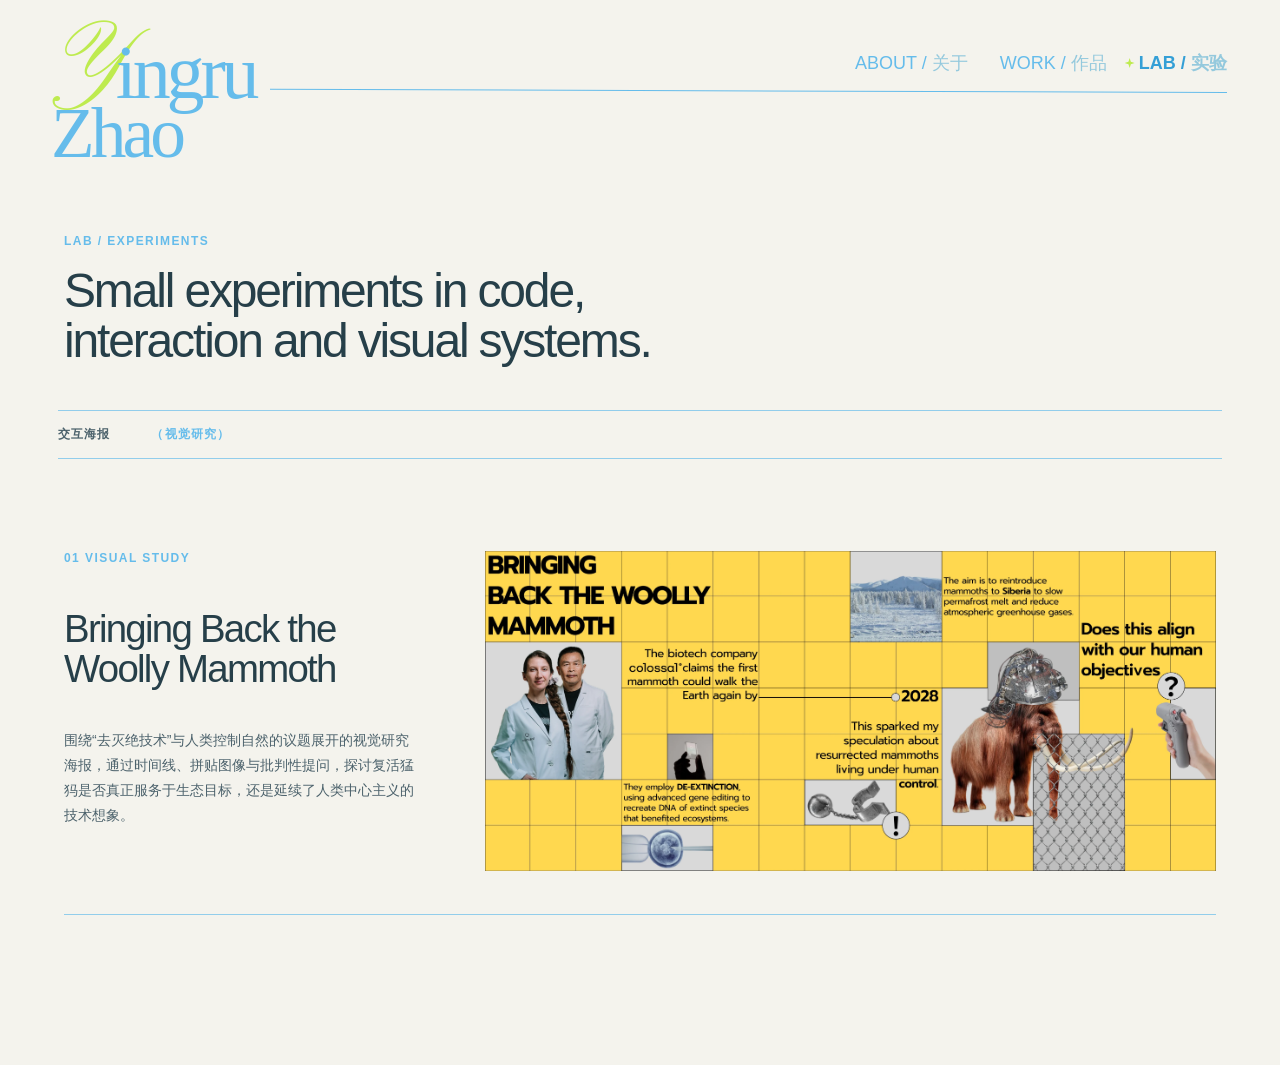
<file: lab/visual-studies/index.html>
<!doctype html>
<html lang="zh-CN">
  <head>
    <meta charset="UTF-8" />
    <meta name="viewport" content="width=device-width, initial-scale=1.0" />
    <title>Lab / Visual Studies — Yingru Zhao</title>
  <link rel="stylesheet" href="../../site-chrome.css" />
  <link rel="stylesheet" href="../../styles/lab.css" />
  </head>
  <body class="lab-page">
    <header>
      <a class="site-logo" href="../../index.html" aria-label="Return to homepage">
        <span class="site-logo__line site-logo__line--top">
          <span class="site-logo__primary">Yingru</span>
        </span>
        <span class="site-logo__line site-logo__line--bottom">
          <span class="site-logo__secondary">Zhao</span>
        </span>
      </a>

      <nav class="site-nav" aria-label="Primary navigation">
        <a class="site-nav__item" href="../../about.html">ABOUT<span class="site-nav__separator" aria-hidden="true"> / </span><span class="site-nav__chinese">关于</span></a>
        <a class="site-nav__item" href="../../work.html">WORK<span class="site-nav__separator" aria-hidden="true"> / </span><span class="site-nav__chinese">作品</span></a>
        <a class="site-nav__item site-nav__item--active" href="../../lab.html" aria-current="page">LAB<span class="site-nav__separator" aria-hidden="true"> / </span><span class="site-nav__chinese">实验</span></a>
      </nav>
      <div class="site-navigation-rule" aria-hidden="true"></div>
    </header>

    <main class="lab-main">
      <section class="lab-intro" aria-labelledby="lab-title">
        <p class="lab-section-label">LAB / EXPERIMENTS</p>
        <h1 id="lab-title">Small experiments in code,<br />interaction and visual systems.</h1>
      </section>

      <nav class="work-filter lab-category-nav" aria-label="Lab categories">
        <a class="work-filter__button" href="../../lab.html">交互海报</a>
        <span class="work-filter__button is-active" aria-current="page">（视觉研究）</span>
      </nav>

      <section class="lab-visual-studies" aria-label="Visual studies">
        <article class="lab-visual-study">
          <div class="lab-visual-study__content">
            <p class="lab-visual-study__number">01 VISUAL STUDY</p>
            <h2>Bringing Back the Woolly Mammoth</h2>
            <p class="lab-visual-study__description">
              围绕“去灭绝技术”与人类控制自然的议题展开的视觉研究海报，通过时间线、拼贴图像与批判性提问，探讨复活猛犸是否真正服务于生态目标，还是延续了人类中心主义的技术想象。
            </p>
          </div>
          <figure class="lab-visual-study__image-region">
            <img src="../../public/assets/images/lab/vcd.webp" alt="Bringing Back the Woolly Mammoth visual study" />
          </figure>
        </article>
      </section>
    </main>
  </body>
</html>
</file>
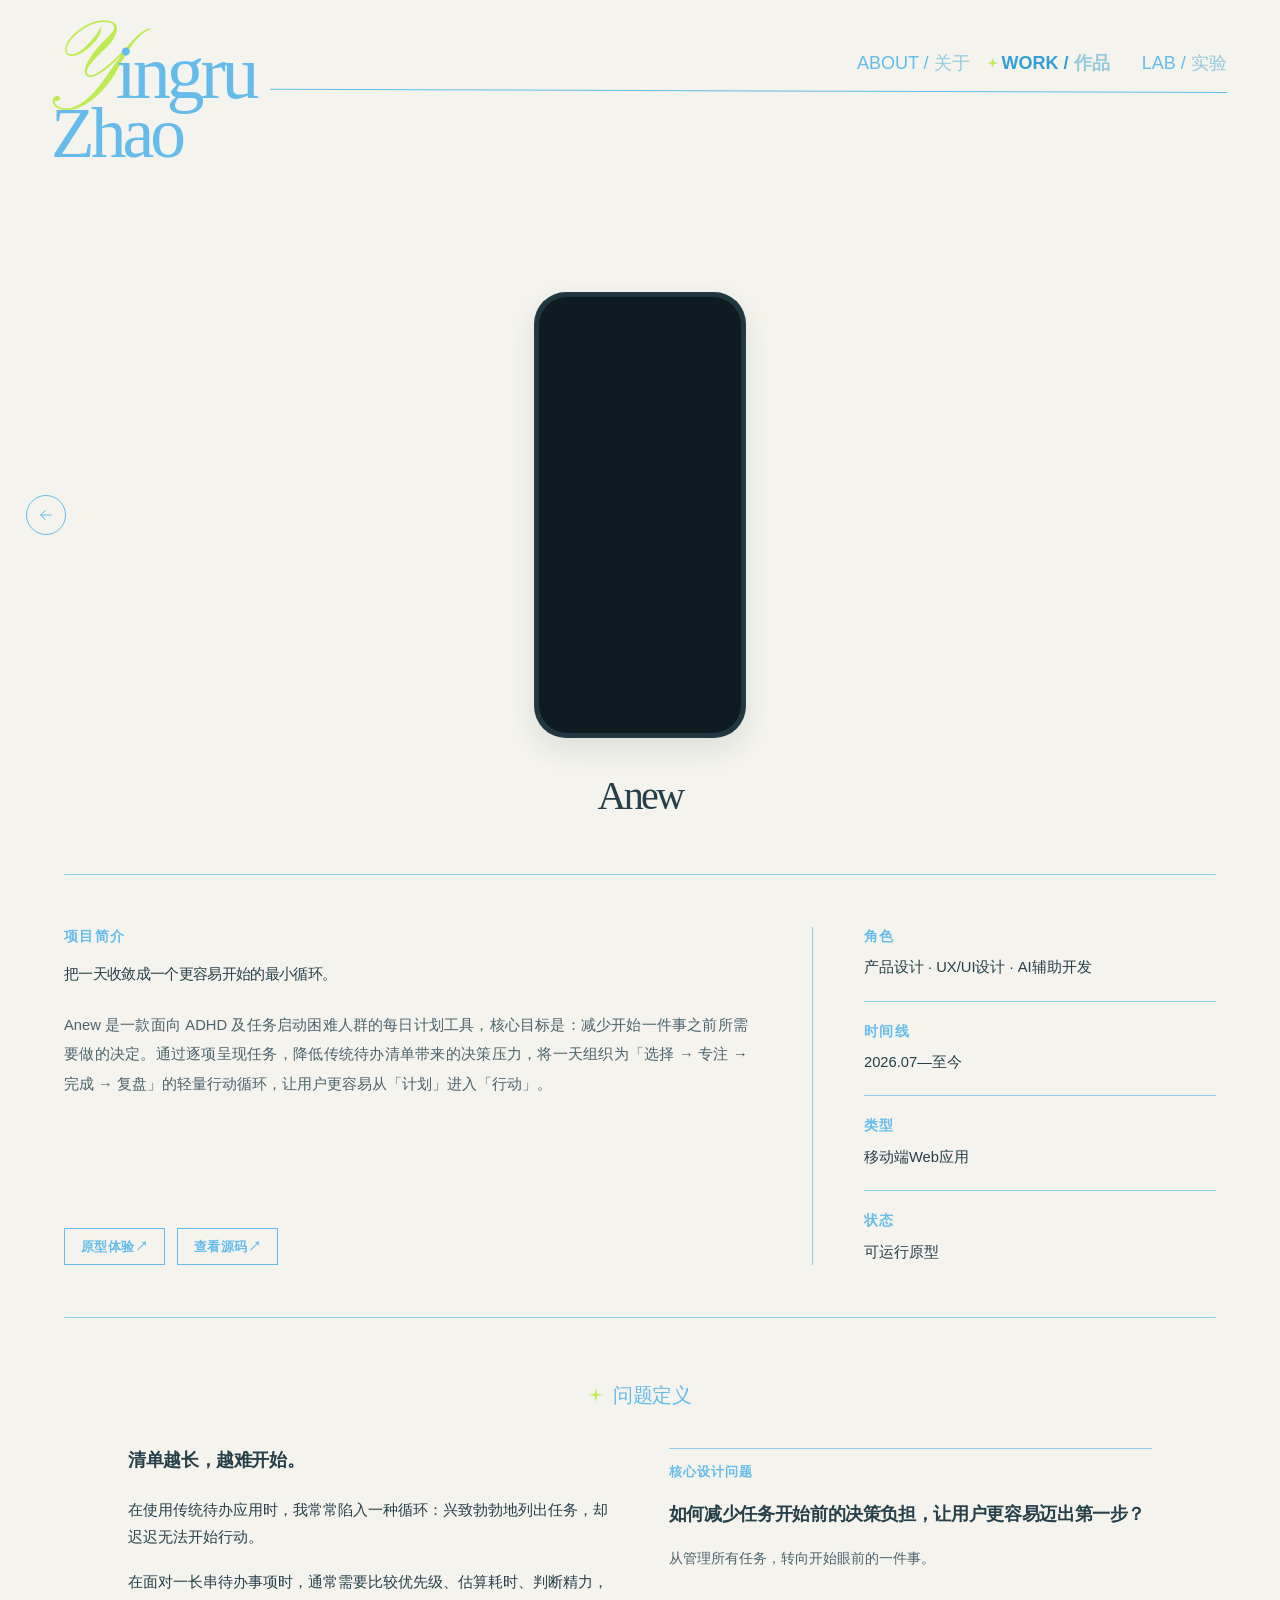
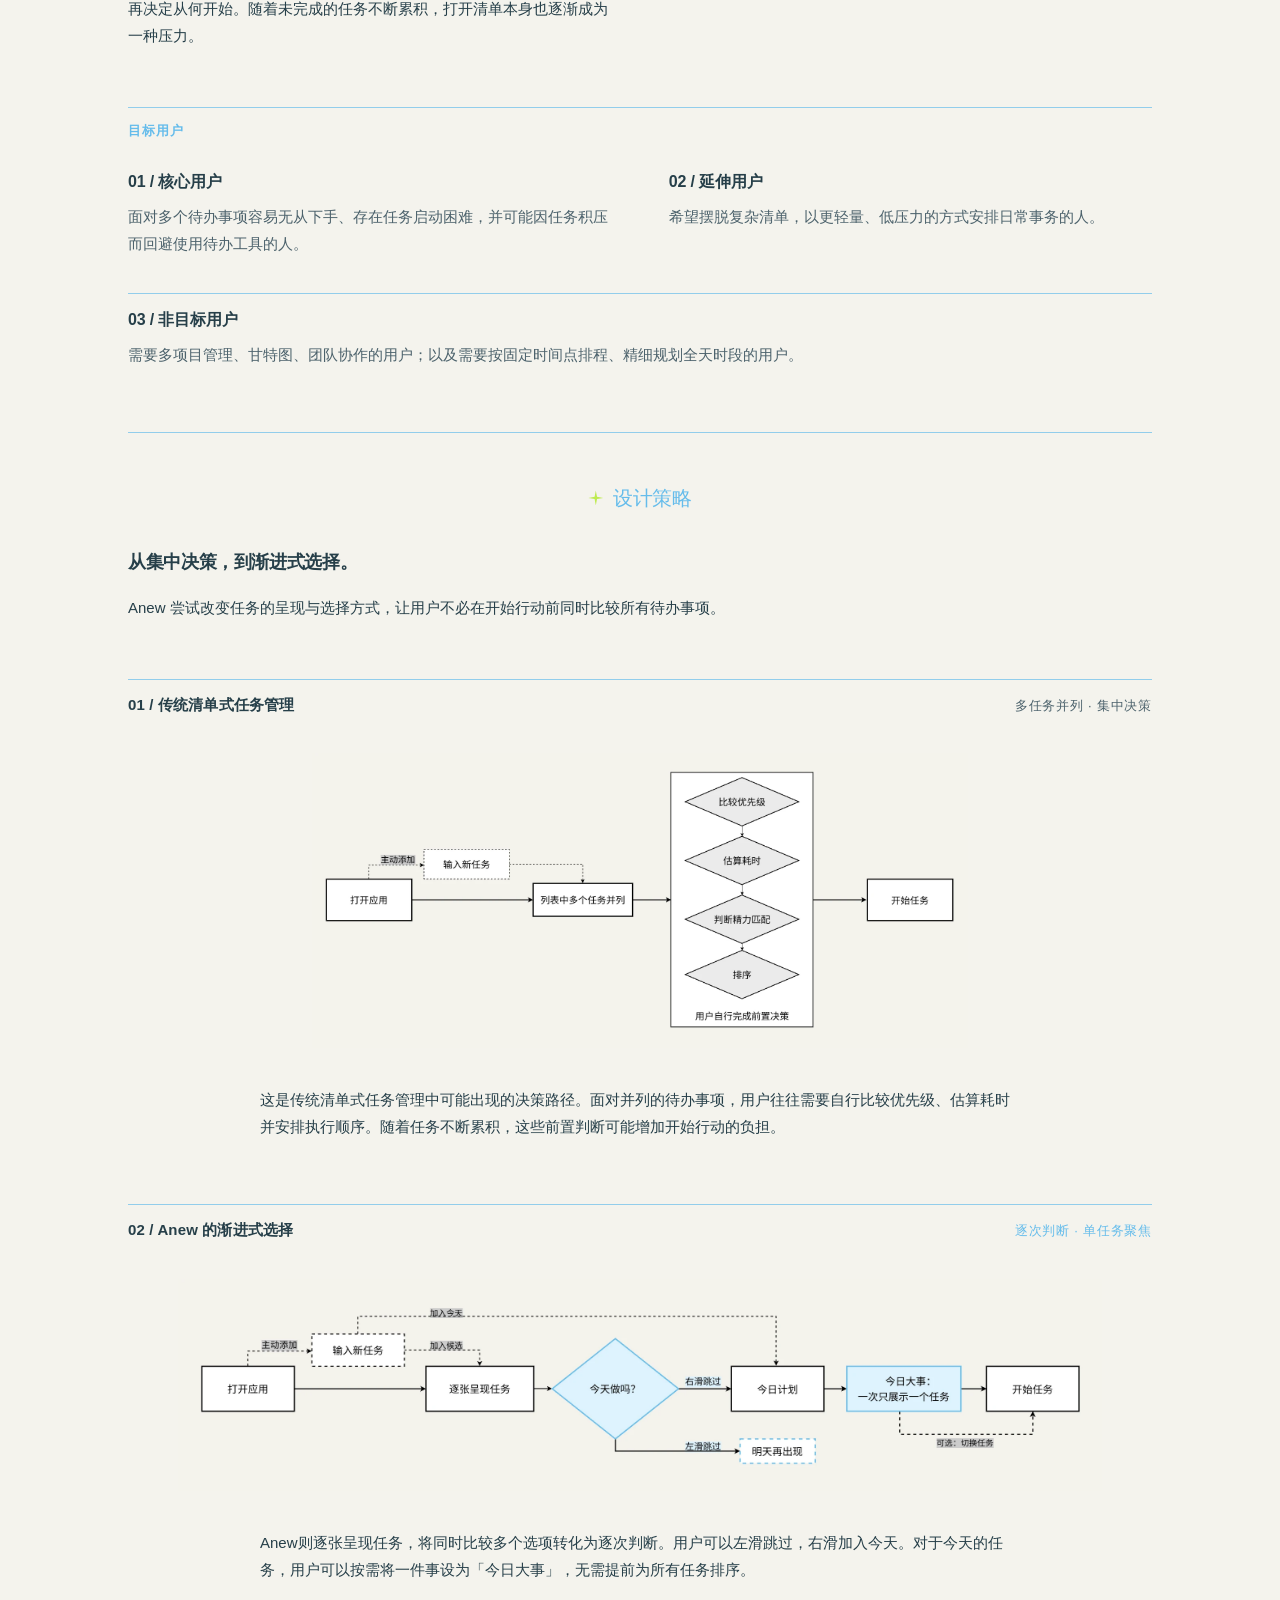
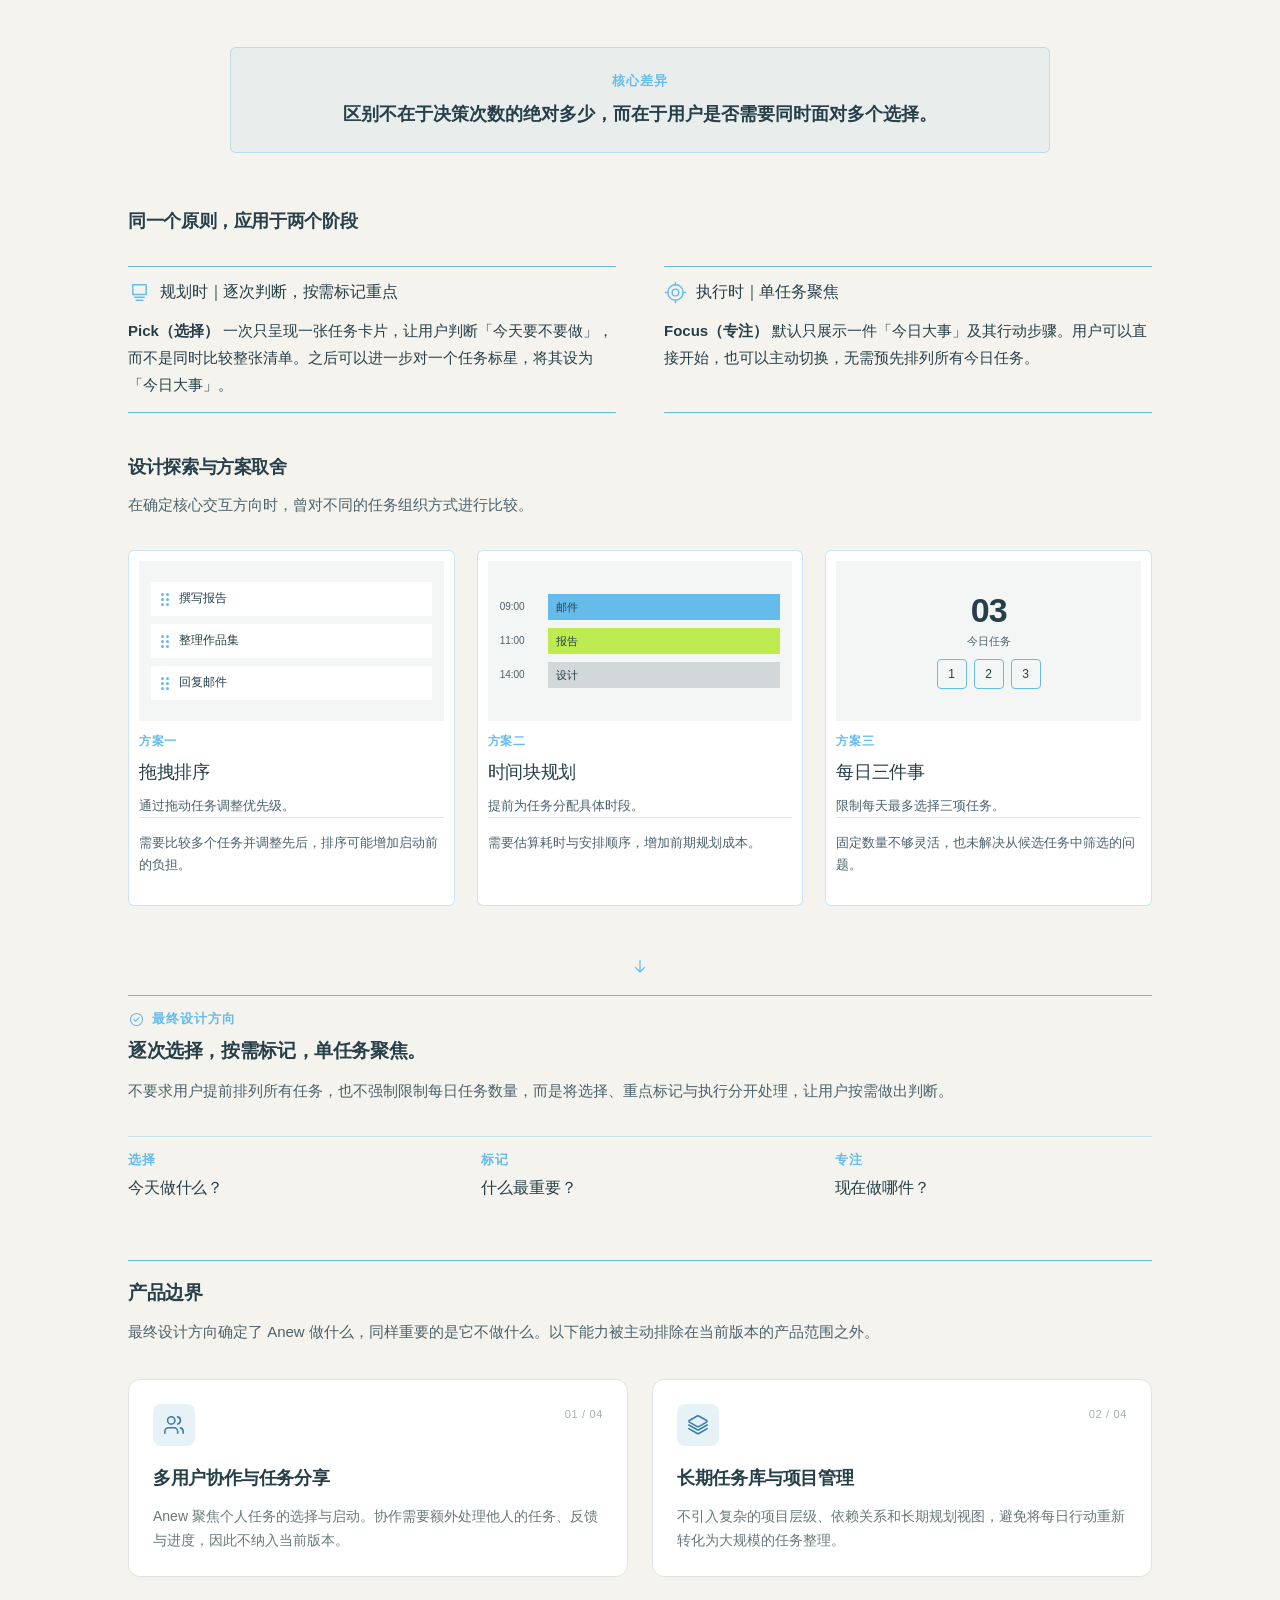
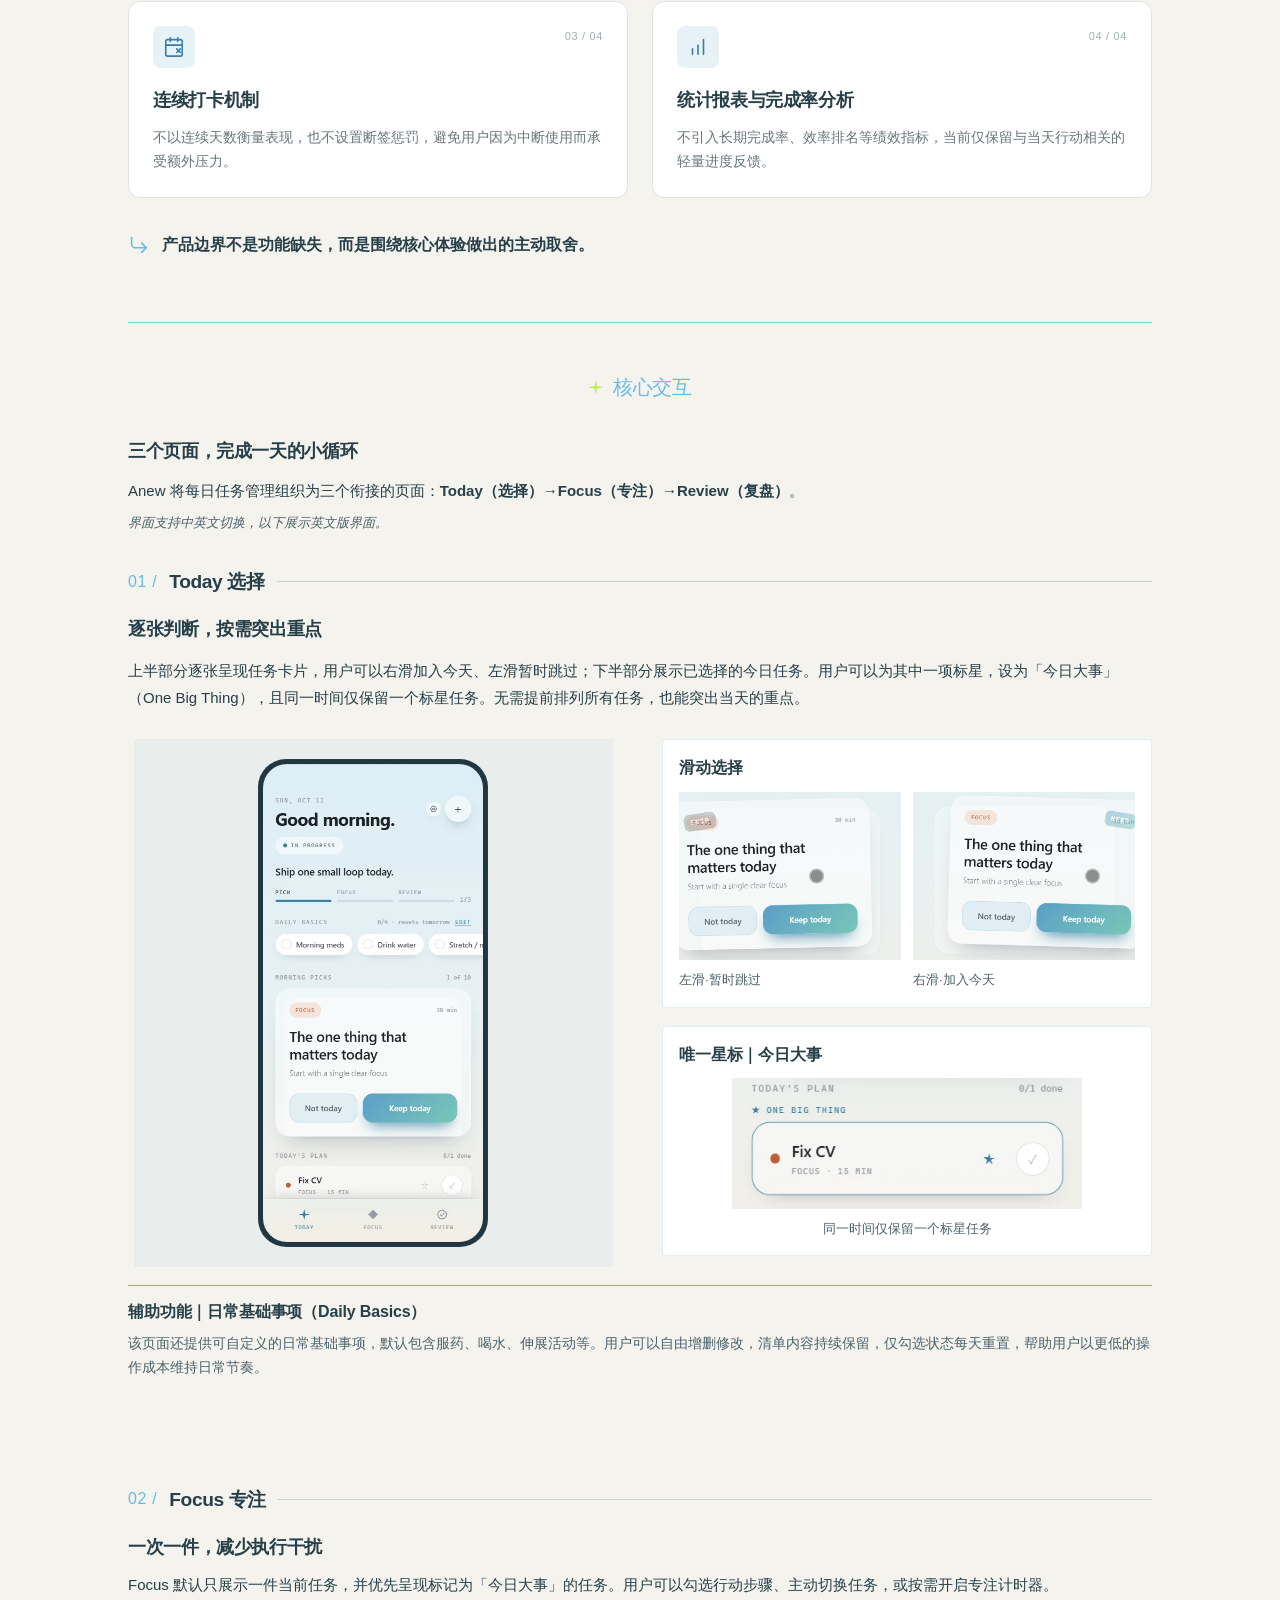
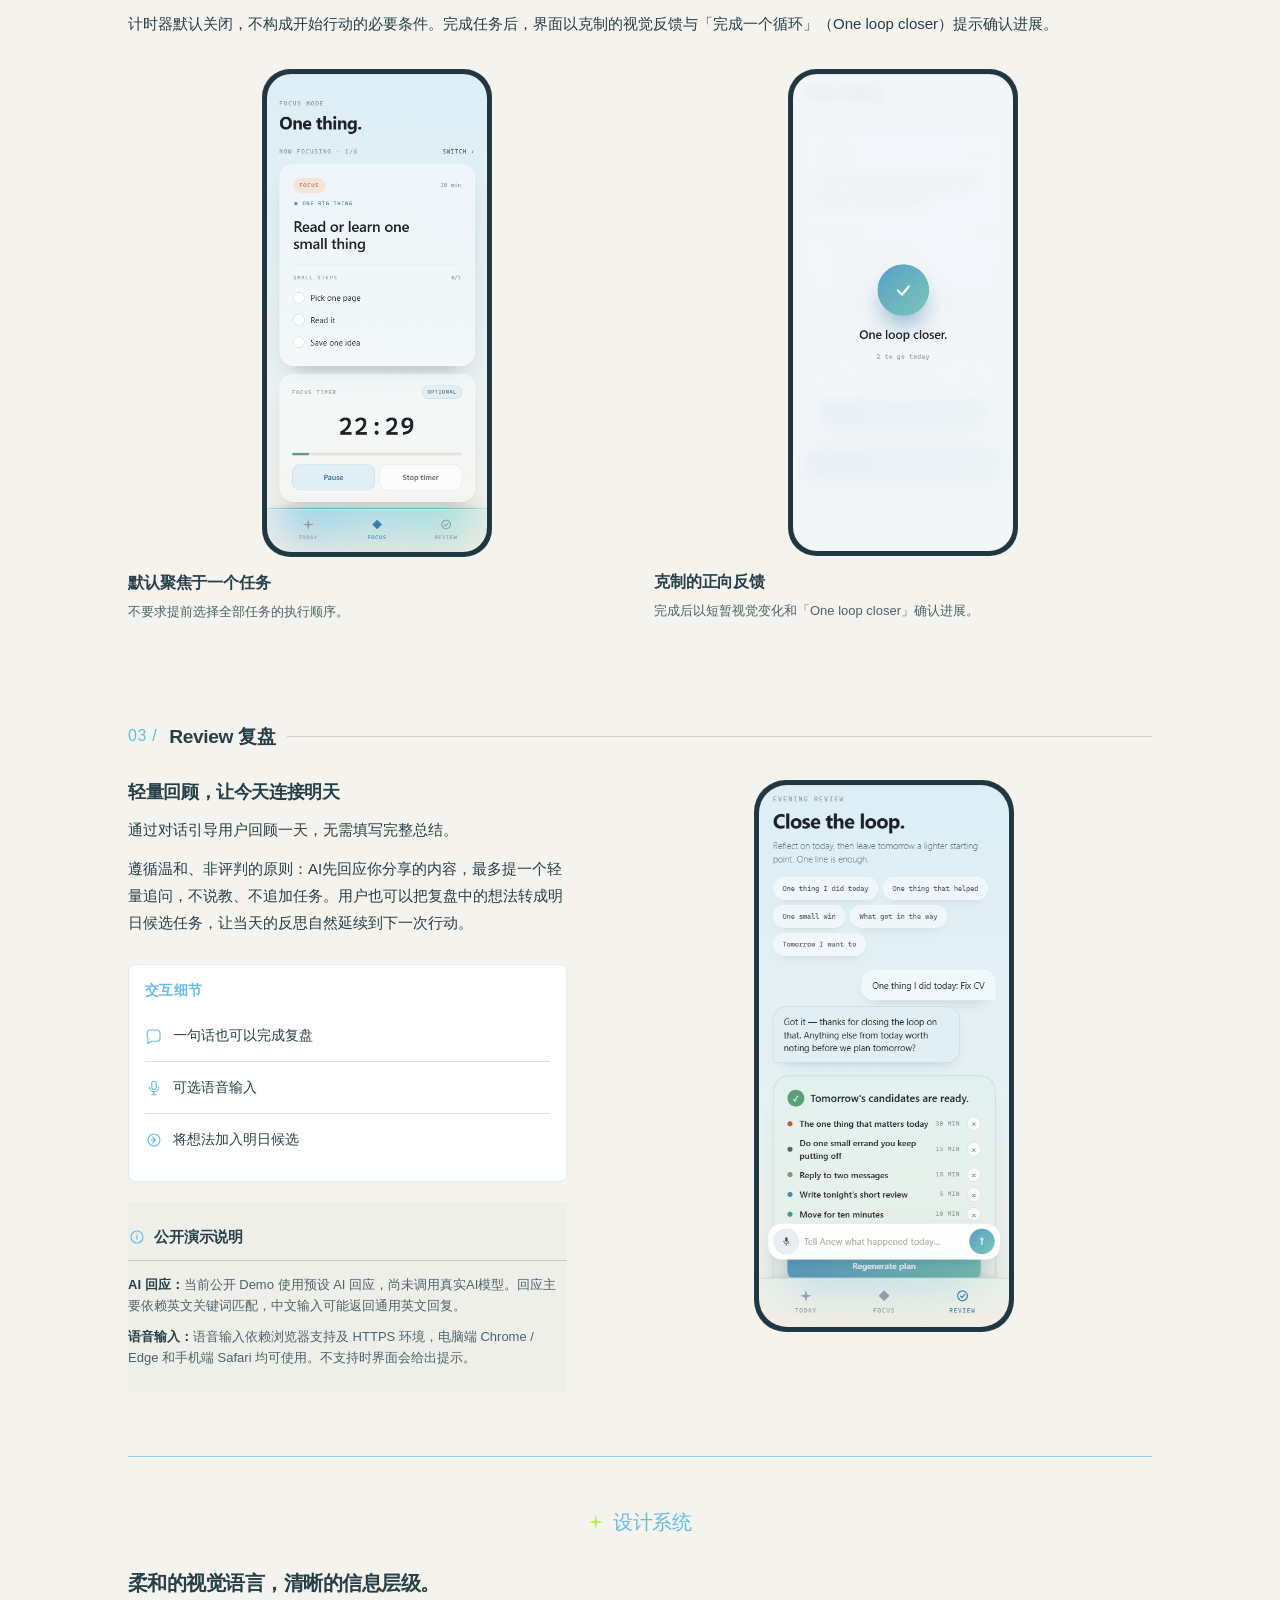
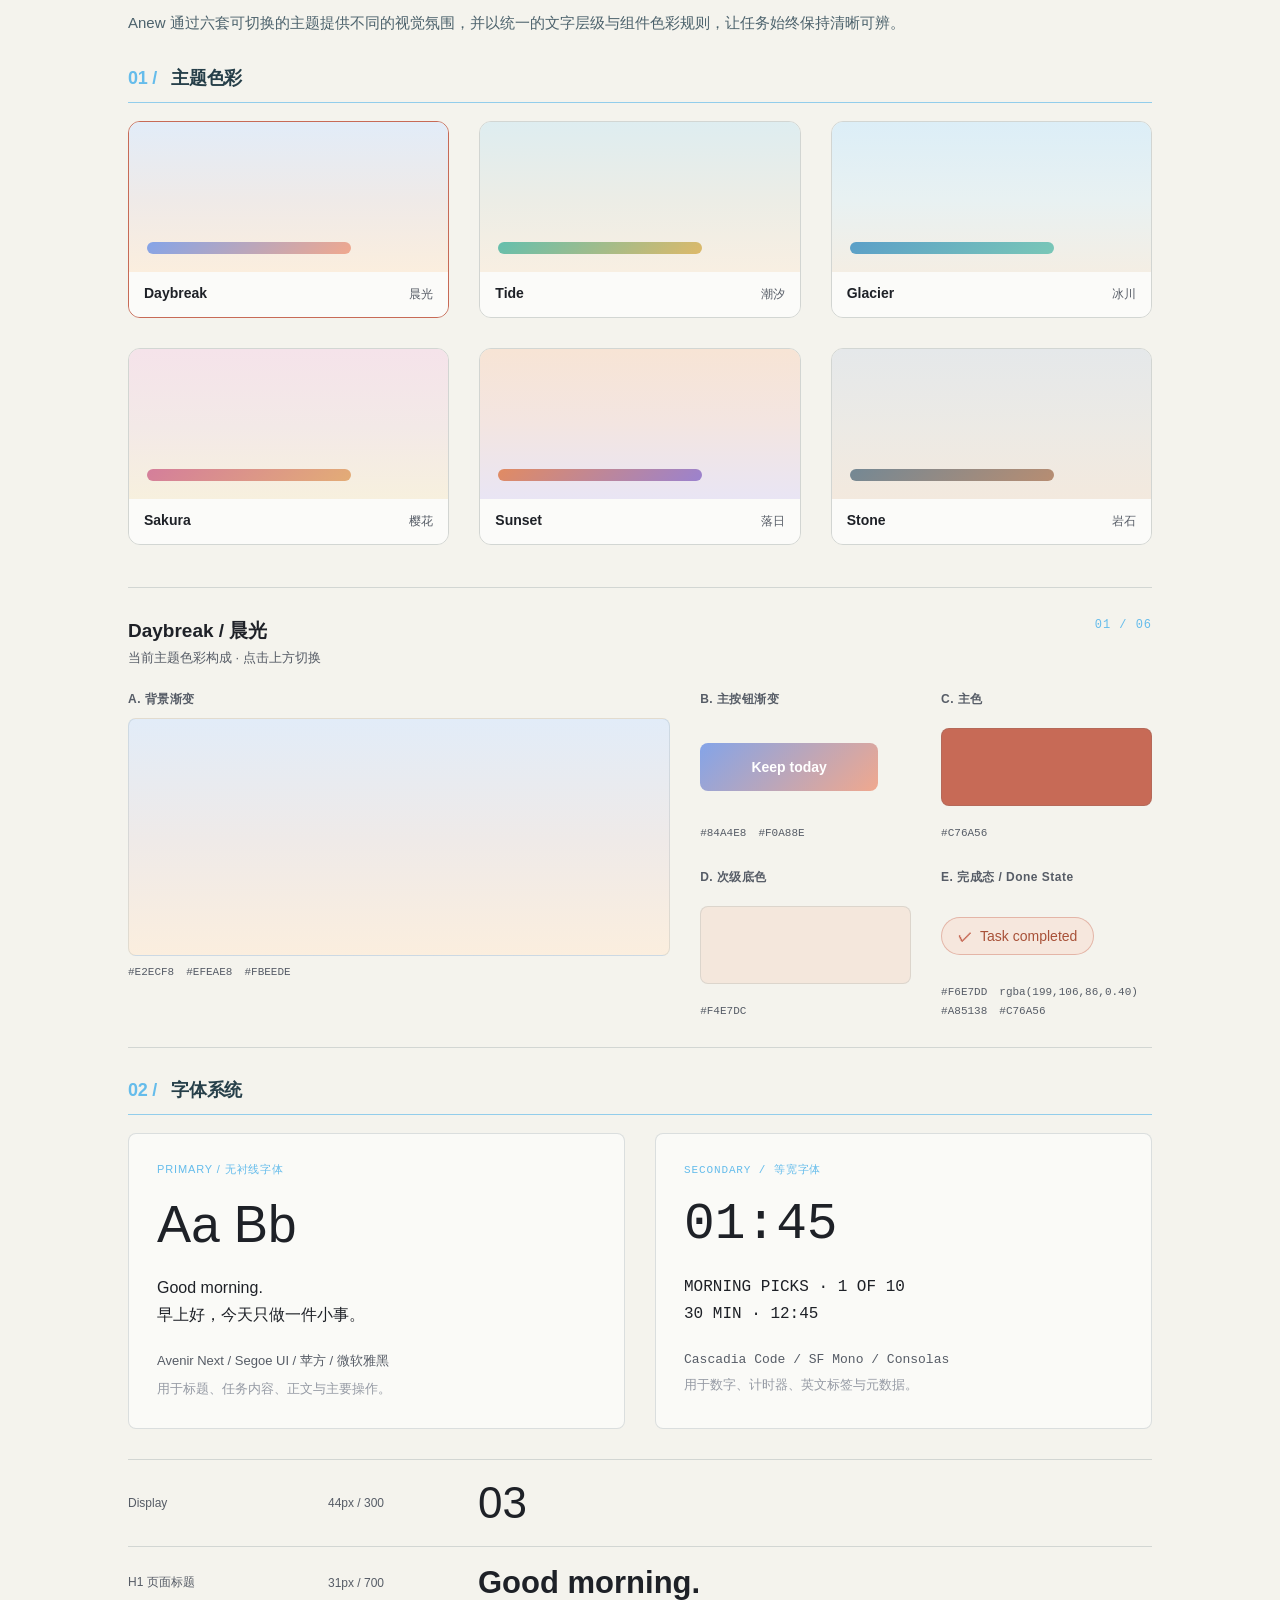
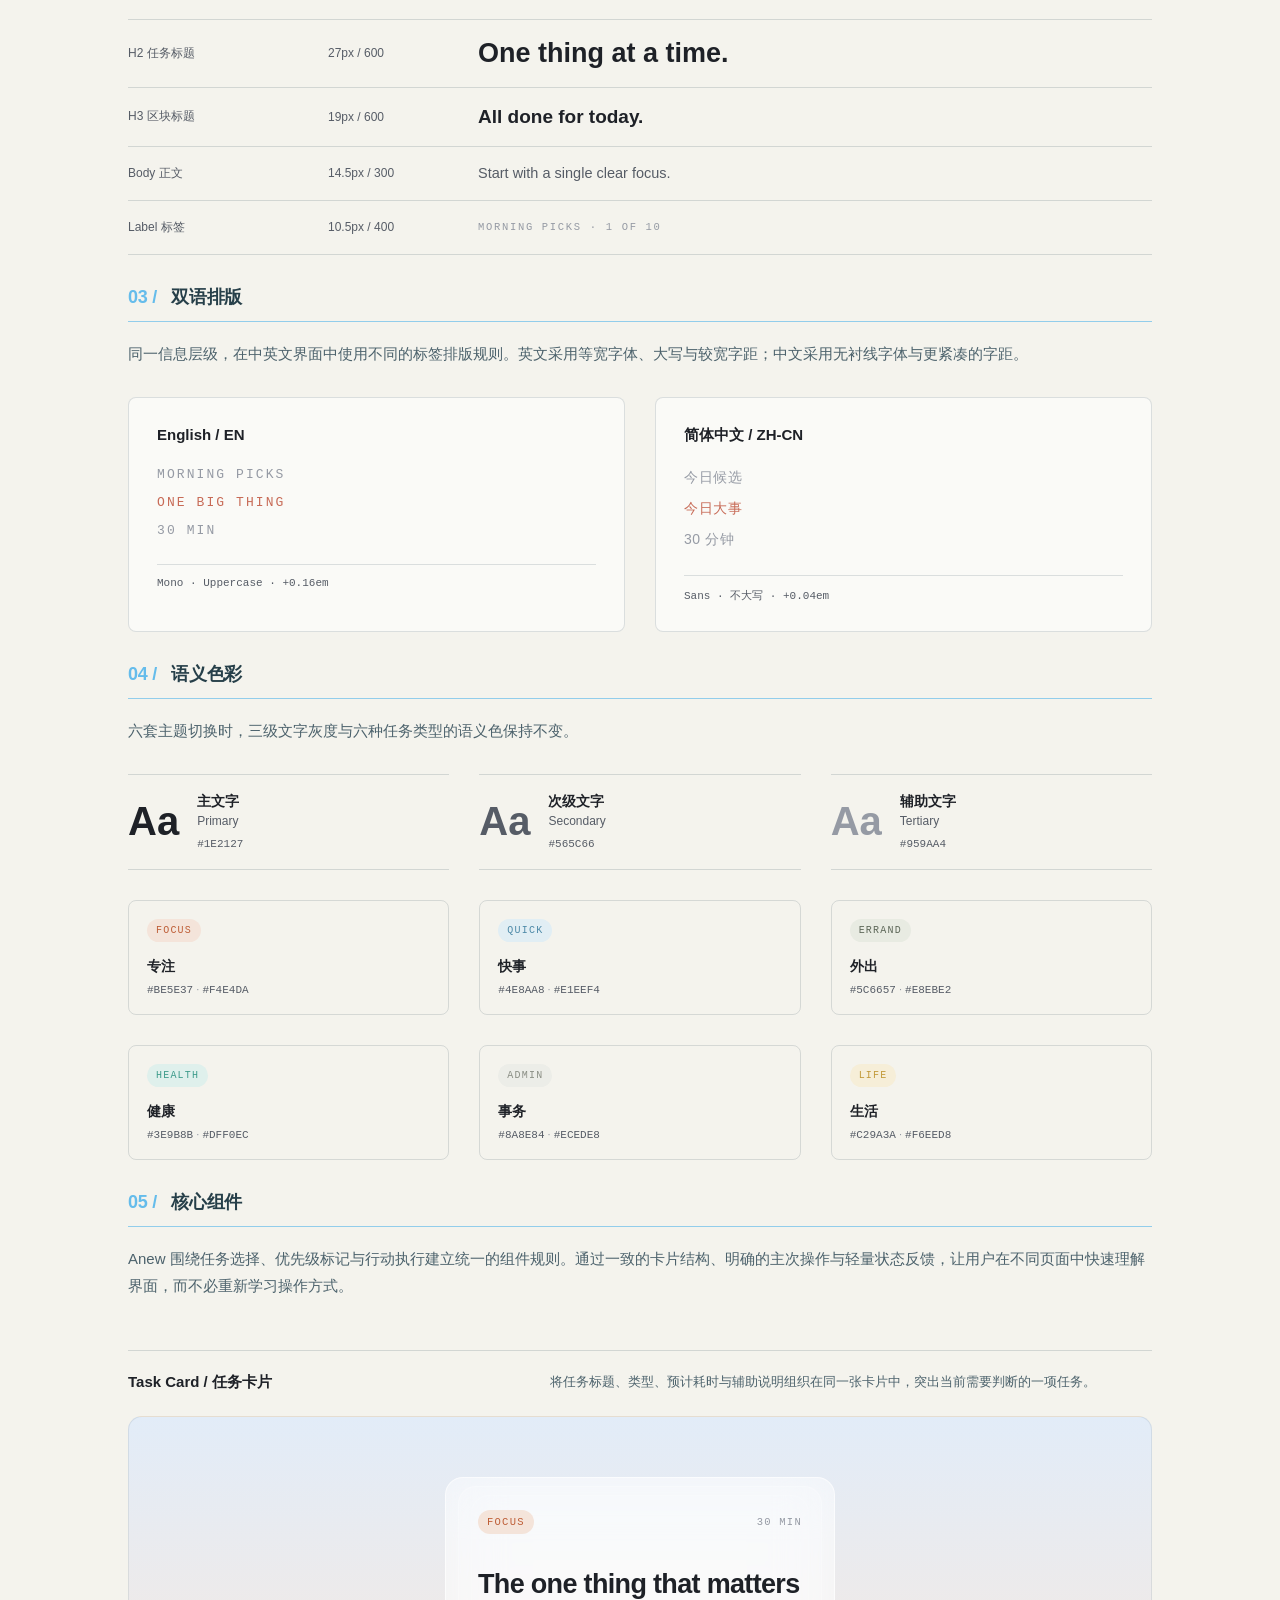
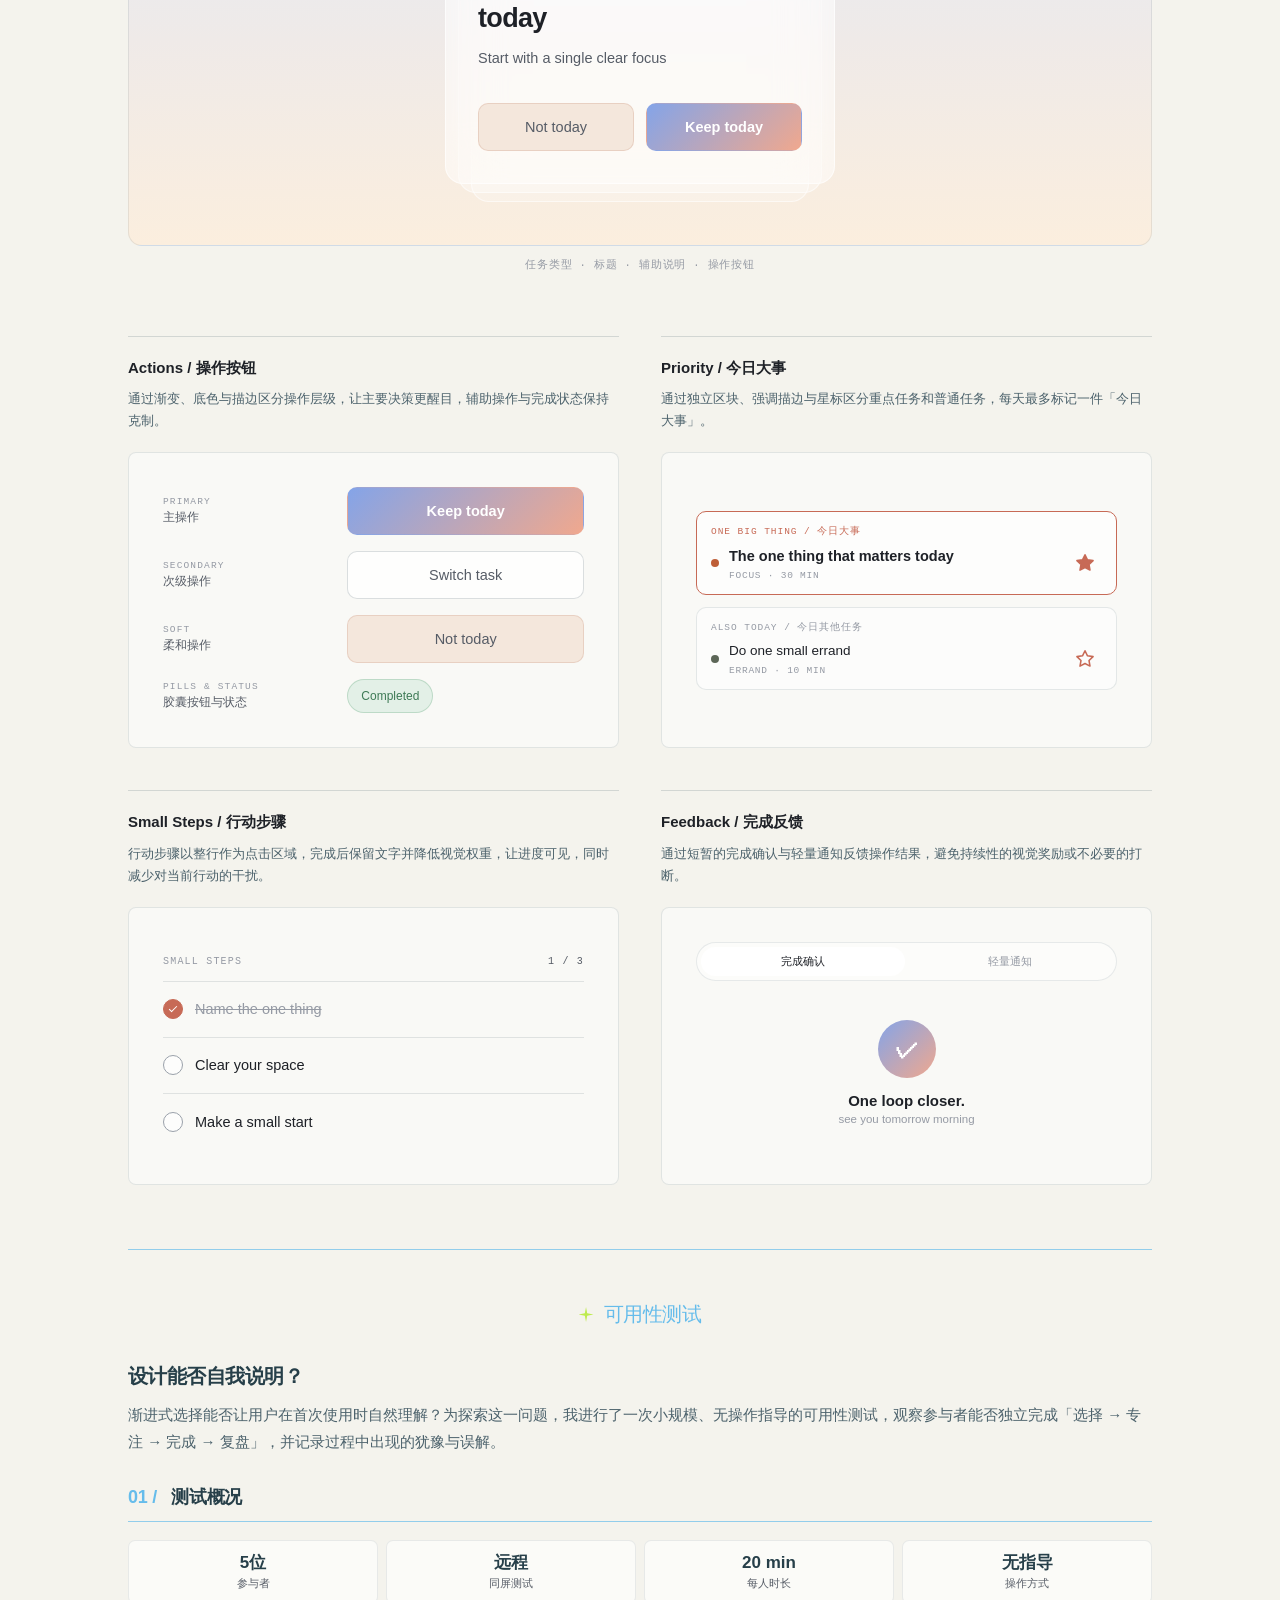
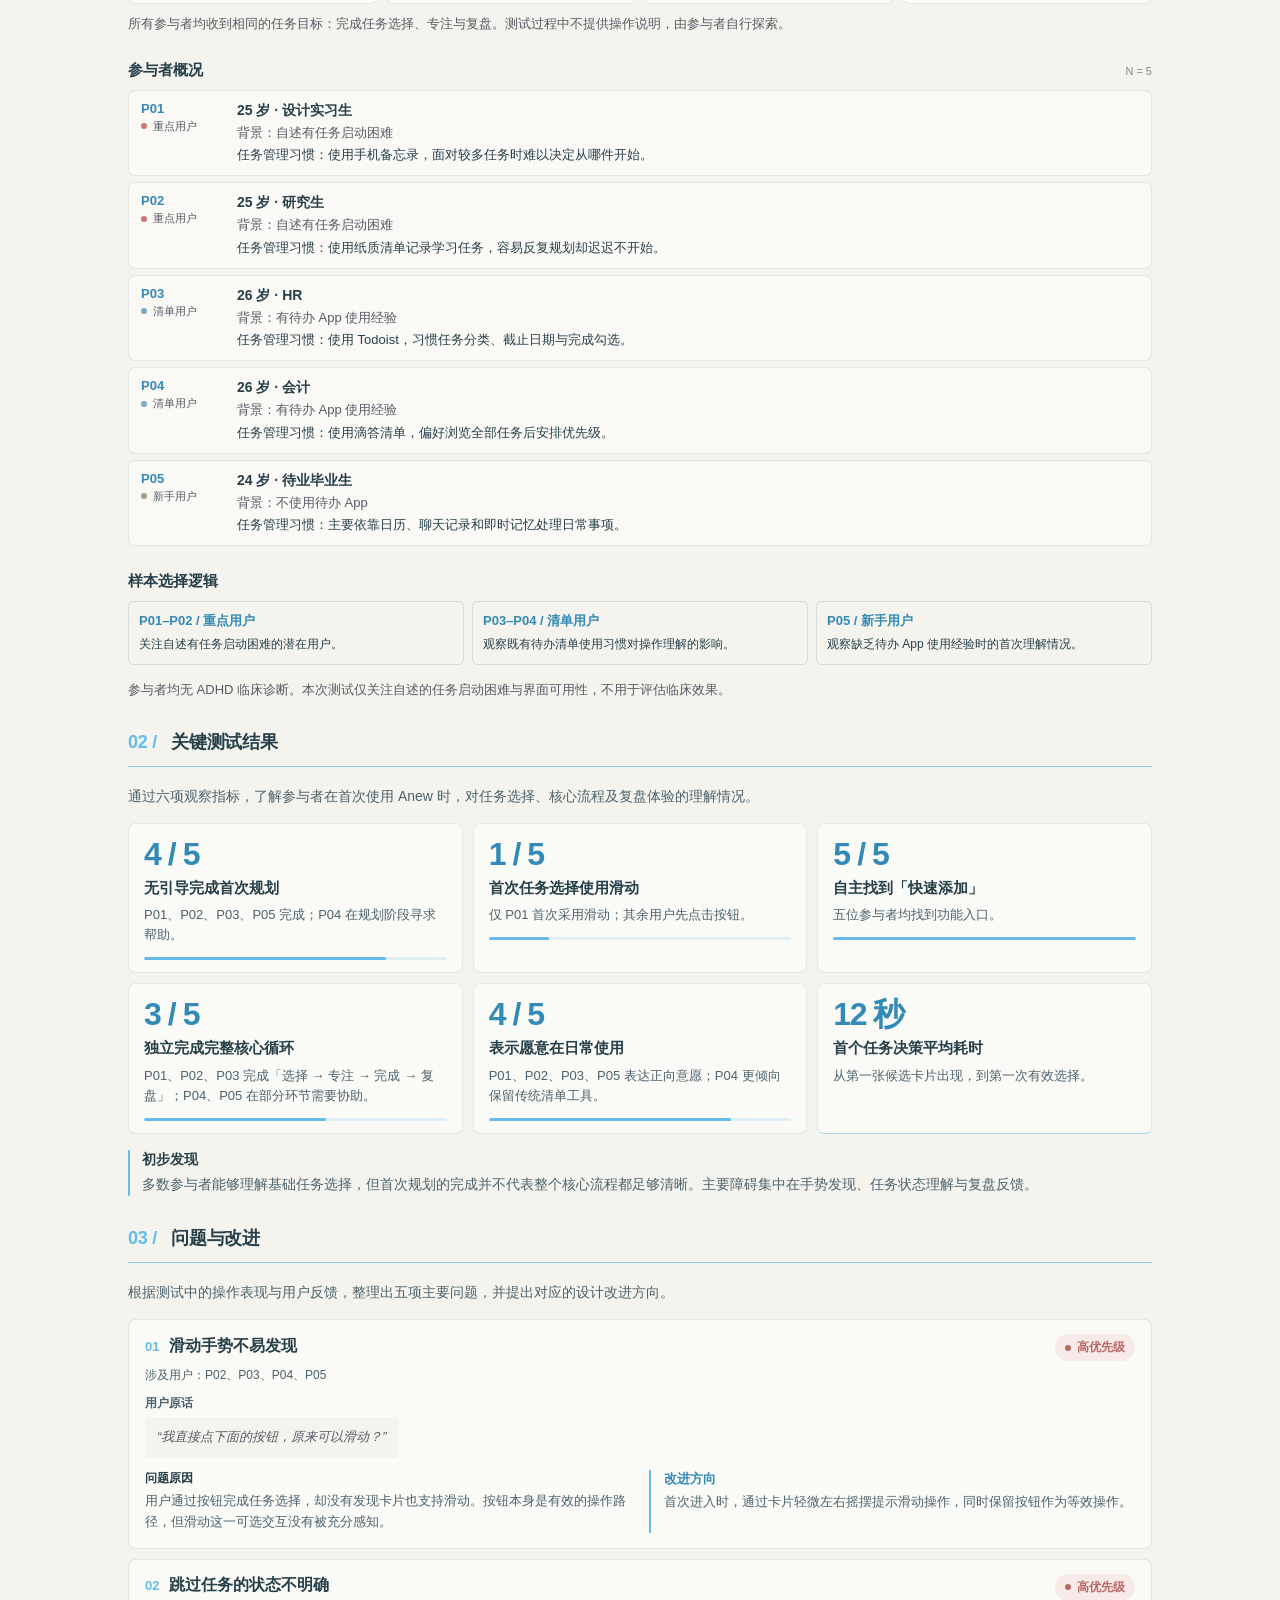
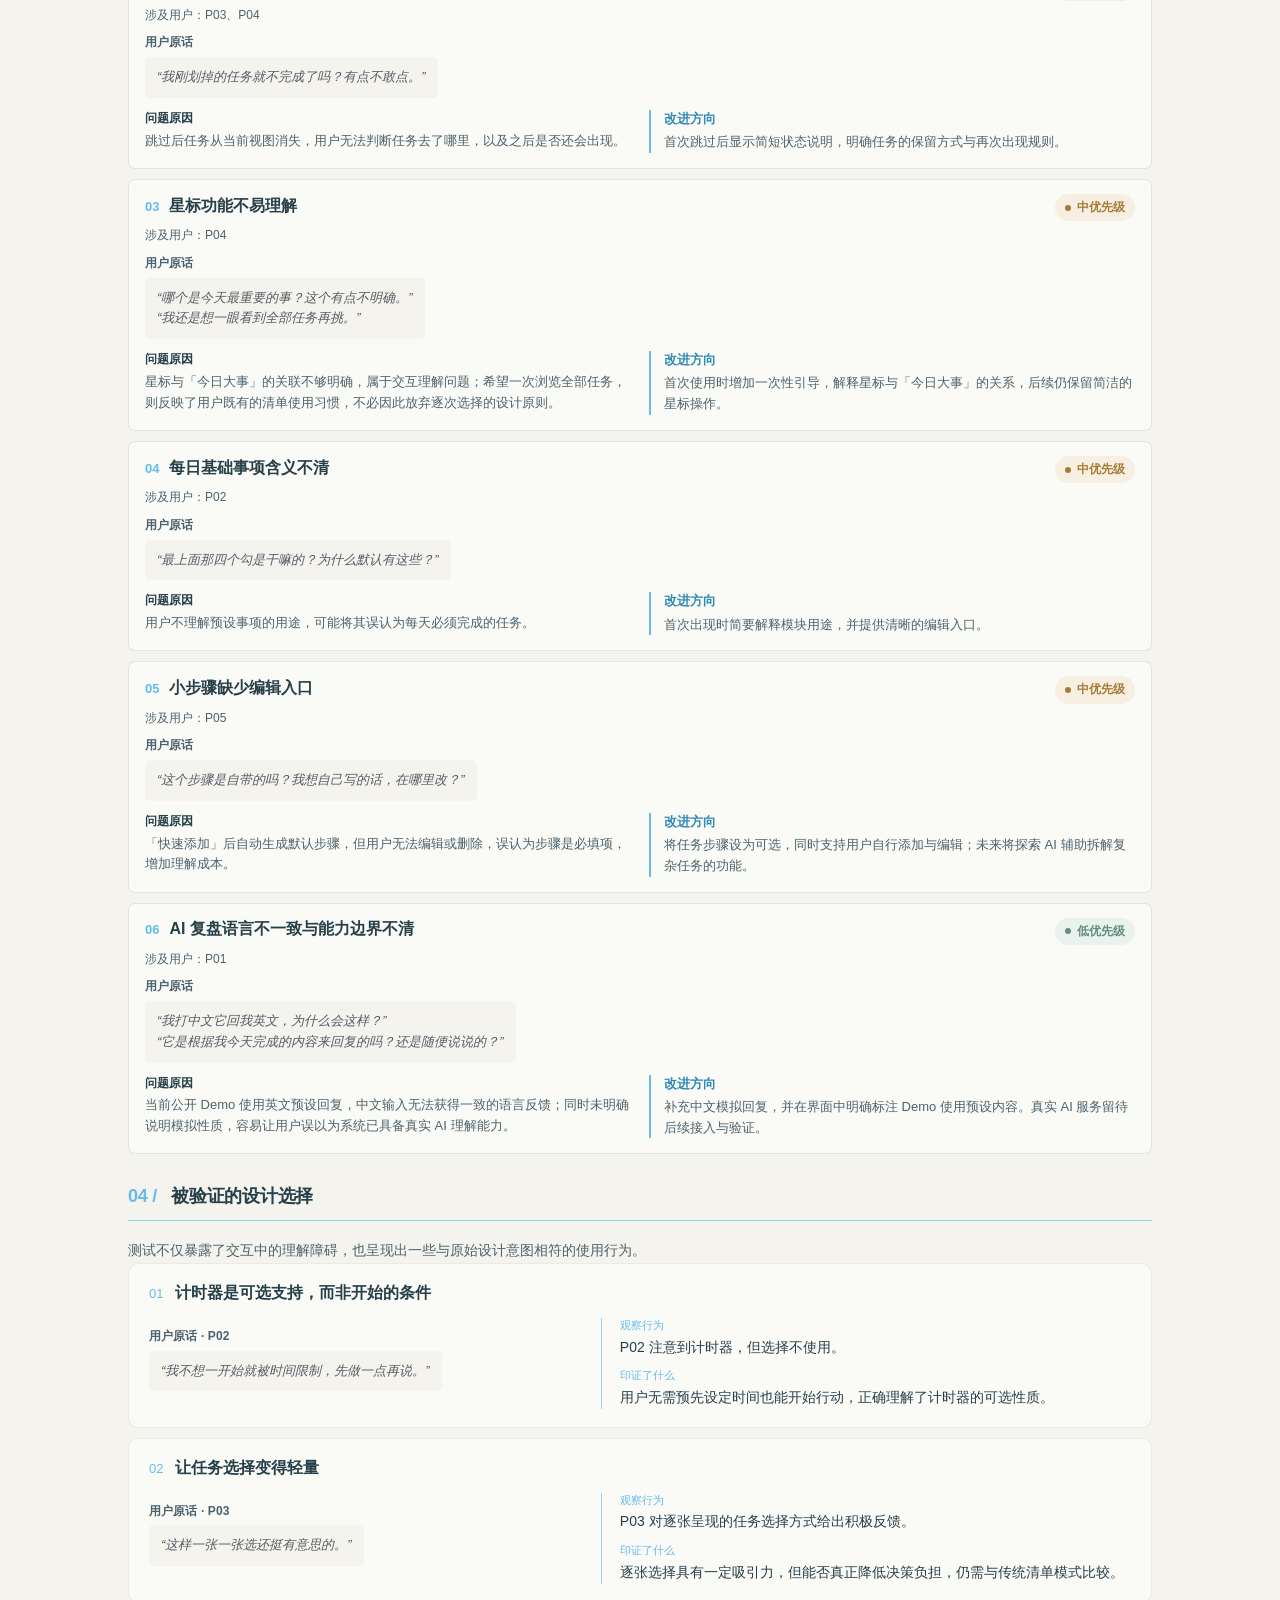
<file: work/anew/index.html>
﻿<!doctype html>
<html lang="zh-CN" class="birdsong-detail-document">
  <head>
    <meta charset="UTF-8" />
    <meta name="viewport" content="width=device-width, initial-scale=1.0" />
    <title>Anew — Yingru Zhao</title>
  <link rel="stylesheet" href="../../styles/project-detail.css" />
  <link rel="stylesheet" href="../../site-chrome.css" />
  <script src="../../scripts/project-mobile-section-nav.js" defer></script>
  </head>
  <body class="project-detail-page">
    <header>
      <a class="site-logo" href="../../index.html" aria-label="返回首页">
        <span class="site-logo__line site-logo__line--top">
          <span class="site-logo__primary">Yingru</span>
        </span>
        <span class="site-logo__line site-logo__line--bottom">
          <span class="site-logo__secondary">Zhao</span>
        </span>
      </a>

      <nav class="site-nav" aria-label="Primary navigation">
        <a class="site-nav__item" href="../../about.html">ABOUT<span class="site-nav__separator" aria-hidden="true"> / </span><span class="site-nav__chinese">关于</span></a>
        <a class="site-nav__item site-nav__item--active" href="../../work.html" aria-current="page">WORK<span class="site-nav__separator" aria-hidden="true"> / </span><span class="site-nav__chinese">作品</span></a>
        <a class="site-nav__item" href="../../lab.html">LAB<span class="site-nav__separator" aria-hidden="true"> / </span><span class="site-nav__chinese">实验</span></a>
      </nav>
      <div class="site-navigation-rule" aria-hidden="true"></div>
    </header>

    <nav class="birdsong-section-nav anew-section-nav" aria-label="Anew 项目章节">
      <a class="birdsong-section-nav__link is-active" href="#problem-definition" aria-current="location">
        <span class="birdsong-section-nav__marker" aria-hidden="true"></span>
        <span>问题定义</span>
      </a>
      <a class="birdsong-section-nav__link" href="#core-solution">
        <span class="birdsong-section-nav__marker" aria-hidden="true"></span>
        <span>设计策略</span>
      </a>
      <a class="birdsong-section-nav__link" href="#core-interaction">
        <span class="birdsong-section-nav__marker" aria-hidden="true"></span>
        <span>核心交互</span>
      </a>
      <a class="birdsong-section-nav__link" href="#design-system">
        <span class="birdsong-section-nav__marker" aria-hidden="true"></span>
        <span>设计系统</span>
      </a>
      <a class="birdsong-section-nav__link" href="#usability-testing">
        <span class="birdsong-section-nav__marker" aria-hidden="true"></span>
        <span>可用性测试</span>
      </a>
      <a class="birdsong-section-nav__link" href="#design-decisions-ai">
        <span class="birdsong-section-nav__marker" aria-hidden="true"></span>
        <span>角色与AI协作</span>
      </a>
      <a class="birdsong-section-nav__link" href="#limitations-next">
        <span class="birdsong-section-nav__marker" aria-hidden="true"></span>
        <span>局限与下一步</span>
      </a>
    </nav>

    <main class="project-detail">
      <section class="project-hero" aria-labelledby="project-title">
        <div class="project-media" aria-label="Anew 产品演示视频">
          <a class="project-back" href="../../work.html" aria-label="返回作品列表" title="返回作品列表">
            <svg viewBox="0 0 24 24" aria-hidden="true"><path d="M19 12H5" /><path d="m11 6-6 6 6 6" /></svg>
          </a>
          <div class="project-phone" aria-hidden="true">
            <div class="project-phone__screen">
              <video
                class="project-phone__video"
                src="../../public/assets/videos/anew-demo1.mp4"
                autoplay
                muted
                loop
                playsinline
              ></video>
              <div class="project-phone__island"></div>
      </div>
          </div>
        </div>

        <h1 id="project-title" class="project-title">Anew</h1>
      </section>

      <section class="project-overview" aria-labelledby="overview-title">
        <div class="project-overview__content">
          <div class="project-overview__heading">
            <p id="overview-title" class="project-section-label">项目简介</p>
            <h2 class="project-statement">把一天收敛成一个更容易开始的最小循环。</h2>
          </div>
          <p class="project-description">
            Anew 是一款面向 ADHD 及任务启动困难人群的每日计划工具，核心目标是：减少开始一件事之前所需要做的决定。通过逐项呈现任务，降低传统待办清单带来的决策压力，将一天组织为「选择 → 专注 → 完成 → 复盘」的轻量行动循环，让用户更容易从「计划」进入「行动」。
          </p>
          <div class="project-actions" aria-label="Anew 项目链接">
            <a class="project-action" href="https://anew-323747-9-1500310802.sh.run.tcloudbase.com" target="_blank" rel="noopener noreferrer" aria-label="在线体验 Anew 原型">原型体验 <span class="cta-arrow" aria-hidden="true">↗︎</span></a>
            <a class="project-action" href="https://github.com/rainiez668-cpu/Anew" target="_blank" rel="noopener noreferrer" aria-label="查看 Anew GitHub 源码">查看源码 <span class="cta-arrow" aria-hidden="true">↗︎</span></a>
          </div>
        </div>
        <dl class="project-meta" aria-label="项目信息">
          <div class="project-meta-item">
            <dt>角色</dt>
            <dd class="project-meta-value">产品设计 · UX/UI设计 · AI辅助开发</dd>
          </div>
          <div class="project-meta-item">
            <dt>时间线</dt>
            <dd class="project-meta-value">2026.07—至今</dd>
          </div>
          <div class="project-meta-item">
            <dt>类型</dt>
            <dd class="project-meta-value">移动端Web应用</dd>
          </div>
          <div class="project-meta-item">
            <dt>状态</dt>
            <dd class="project-meta-value">可运行原型</dd>
          </div>
        </dl>
      </section>

      <div class="birdsong-case-study anew-case-study">
        <section class="birdsong-research anew-problem-definition" aria-labelledby="problem-definition">
          <h2 id="problem-definition" class="birdsong-research__title">问题定义</h2>

          <div class="anew-problem-definition__columns">
            <div class="anew-problem-background">
              <h3 class="anew-problem-background__title">清单越长，越难开始。</h3>
              <div class="anew-problem-background__copy">
                <p>在使用传统待办应用时，我常常陷入一种循环：兴致勃勃地列出任务，却迟迟无法开始行动。</p>
                <p>在面对一长串待办事项时，通常需要比较优先级、估算耗时、判断精力，再决定从何开始。随着未完成的任务不断累积，打开清单本身也逐渐成为一种压力。</p>
              </div>
            </div>

            <div class="anew-design-question">
              <p class="anew-design-question__label">核心设计问题</p>
              <h3 class="anew-design-question__statement">如何减少任务开始前的决策负担，让用户更容易迈出第一步？</h3>
              <p class="anew-design-question__support">从管理所有任务，转向开始眼前的一件事。</p>
            </div>
          </div>

          <section class="anew-audience" aria-labelledby="anew-audience-title">
            <h3 id="anew-audience-title" class="anew-audience__label">目标用户</h3>
            <div class="anew-audience__primary-grid">
              <article class="anew-audience__item">
                <h4>01 / 核心用户</h4>
                <p>面对多个待办事项容易无从下手、存在任务启动困难，并可能因任务积压而回避使用待办工具的人。</p>
              </article>
              <article class="anew-audience__item">
                <h4>02 / 延伸用户</h4>
                <p>希望摆脱复杂清单，以更轻量、低压力的方式安排日常事务的人。</p>
              </article>
            </div>
            <article class="anew-audience__item anew-audience__item--excluded">
              <h4>03 / 非目标用户</h4>
              <p>需要多项目管理、甘特图、团队协作的用户；以及需要按固定时间点排程、精细规划全天时段的用户。</p>
            </article>
          </section>

        </section>

        <section class="birdsong-case-section birdsong-case-section--divided anew-core-solution" aria-labelledby="core-solution">
          <h2 id="core-solution" class="birdsong-research__title">设计策略</h2>
          <h3 class="anew-core-solution__title">从集中决策，到渐进式选择。</h3>
          <p class="anew-core-solution__intro">Anew 尝试改变任务的呈现与选择方式，让用户不必在开始行动前同时比较所有待办事项。</p>

          <article class="anew-flow-module">
            <header class="anew-flow-module__header">
              <h4>01 / 传统清单式任务管理</h4>
              <p>多任务并列 · 集中决策</p>
            </header>

<div class="anew-flow-image anew-flow-image--traditional">
              <img src="../../public/assets/images/work/anew/1.webp" alt="传统清单式任务管理的决策流程图" loading="lazy" decoding="async" width="1746" height="788" />
            </div>
            <p class="anew-flow-module__description">这是传统清单式任务管理中可能出现的决策路径。面对并列的待办事项，用户往往需要自行比较优先级、估算耗时并安排执行顺序。随着任务不断累积，这些前置判断可能增加开始行动的负担。</p>
          </article>

          <article class="anew-flow-module">
            <header class="anew-flow-module__header">
              <h4>02 / Anew 的渐进式选择</h4>
              <p class="anew-flow-module__tag--accent">逐次判断 · 单任务聚焦</p>
            </header>

<div class="anew-flow-image anew-flow-image--anew">
              <img src="../../public/assets/images/work/anew/2.webp" alt="Anew 渐进式选择的交互流程图" loading="lazy" decoding="async" width="2268" height="522" />
            </div>
            <p class="anew-flow-module__description">Anew则逐张呈现任务，将同时比较多个选项转化为逐次判断。用户可以左滑跳过，右滑加入今天。对于今天的任务，用户可以按需将一件事设为「今日大事」，无需提前为所有任务排序。</p>
          </article>

          <div class="anew-core-difference">
            <p class="anew-core-difference__label">核心差异</p>
            <p class="anew-core-difference__statement">区别不在于决策次数的绝对多少，而在于用户是否需要同时面对多个选择。</p>
          </div>

          <section class="anew-core-module anew-principle-module" aria-labelledby="anew-principle-title">
            <h3 id="anew-principle-title" class="anew-core-solution__title">同一个原则，应用于两个阶段</h3>

            <div class="anew-stage-grid">
              <article class="anew-stage">
                <div class="anew-stage__heading">
                  <svg class="anew-stage__icon" viewBox="0 0 24 24" aria-hidden="true">
                    <rect x="5" y="4" width="14" height="10"></rect>
                    <path d="M7 17h10M8.5 20h7"></path>
                  </svg>
                  <h4>规划时｜逐次判断，按需标记重点</h4>
                </div>
                <p><strong>Pick（选择）</strong> 一次只呈现一张任务卡片，让用户判断「今天要不要做」，而不是同时比较整张清单。之后可以进一步对一个任务标星，将其设为「今日大事」。</p>
              </article>

              <article class="anew-stage">
                <div class="anew-stage__heading">
                  <svg class="anew-stage__icon" viewBox="0 0 24 24" aria-hidden="true">
                    <circle cx="12" cy="12" r="8"></circle>
                    <circle cx="12" cy="12" r="3.5"></circle>
                    <path d="M12 1.5V4M12 20v2.5M1.5 12H4M20 12h2.5"></path>
                  </svg>
                  <h4>执行时｜单任务聚焦</h4>
                </div>
                <p><strong>Focus（专注）</strong> 默认只展示一件「今日大事」及其行动步骤。用户可以直接开始，也可以主动切换，无需预先排列所有今日任务。</p>
              </article>
            </div>

          </section>

          <section class="anew-core-module anew-exploration-module" aria-labelledby="anew-exploration-title">
            <h3 id="anew-exploration-title" class="anew-core-solution__title">设计探索与方案取舍</h3>
            <p class="anew-core-module__intro">在确定核心交互方向时，曾对不同的任务组织方式进行比较。</p>

            <div class="anew-concept-grid">
              <article class="anew-concept-card">
                <div class="anew-concept-card__visual anew-concept-card__visual--sorting" aria-label="拖拽排序概念示意">
                  <div class="anew-sort-task">
                    <span class="anew-drag-handle" aria-hidden="true"><i></i><i></i><i></i><i></i><i></i><i></i></span>
                    <span>撰写报告</span>
                  </div>
                  <div class="anew-sort-task">
                    <span class="anew-drag-handle" aria-hidden="true"><i></i><i></i><i></i><i></i><i></i><i></i></span>
                    <span>整理作品集</span>
                  </div>
                  <div class="anew-sort-task">
                    <span class="anew-drag-handle" aria-hidden="true"><i></i><i></i><i></i><i></i><i></i><i></i></span>
                    <span>回复邮件</span>
                  </div>
                </div>
                <div class="anew-concept-card__body">
                  <p class="anew-concept-card__label">方案一</p>
                  <h4>拖拽排序</h4>
                  <p class="anew-concept-card__description">通过拖动任务调整优先级。</p>
                  <p class="anew-concept-card__limitation">需要比较多个任务并调整先后，排序可能增加启动前的负担。</p>
                </div>
              </article>

              <article class="anew-concept-card">
                <div class="anew-concept-card__visual anew-concept-card__visual--schedule" aria-label="时间块规划概念示意">
                  <div class="anew-schedule-row">
                    <time>09:00</time>
                    <span class="anew-schedule-block anew-schedule-block--mail">邮件</span>
                  </div>
                  <div class="anew-schedule-row">
                    <time>11:00</time>
                    <span class="anew-schedule-block anew-schedule-block--report">报告</span>
                  </div>
                  <div class="anew-schedule-row">
                    <time>14:00</time>
                    <span class="anew-schedule-block anew-schedule-block--design">设计</span>
                  </div>
                </div>
                <div class="anew-concept-card__body">
                  <p class="anew-concept-card__label">方案二</p>
                  <h4>时间块规划</h4>
                  <p class="anew-concept-card__description">提前为任务分配具体时段。</p>
                  <p class="anew-concept-card__limitation">需要估算耗时与安排顺序，增加前期规划成本。</p>
                </div>
              </article>

              <article class="anew-concept-card">
                <div class="anew-concept-card__visual anew-concept-card__visual--three" aria-label="每日三件事概念示意">
                  <strong>03</strong>
                  <span>今日任务</span>
                  <div class="anew-three-tasks" aria-hidden="true">
                    <i>1</i><i>2</i><i>3</i>
                  </div>
                </div>
                <div class="anew-concept-card__body">
                  <p class="anew-concept-card__label">方案三</p>
                  <h4>每日三件事</h4>
                  <p class="anew-concept-card__description">限制每天最多选择三项任务。</p>
                  <p class="anew-concept-card__limitation">固定数量不够灵活，也未解决从候选任务中筛选的问题。</p>
                </div>
              </article>
            </div>

            <section class="anew-final-direction" aria-labelledby="anew-final-direction-title">
              <div class="anew-final-direction__arrow" aria-hidden="true">
                <svg viewBox="0 0 24 24" focusable="false">
                  <path d="M12 4v14M6.5 12.5 12 18l5.5-5.5"></path>
                </svg>
              </div>
              <div class="anew-final-direction__rule"></div>
              <div class="anew-final-direction__label">
                <svg viewBox="0 0 24 24" aria-hidden="true" focusable="false">
                  <circle cx="12" cy="12" r="8.5"></circle>
                  <path d="m8.3 12.1 2.35 2.35 5.05-5.05"></path>
                </svg>
                <span>最终设计方向</span>
              </div>
              <h3 id="anew-final-direction-title">逐次选择，按需标记，单任务聚焦。</h3>
              <p class="anew-final-direction__description">不要求用户提前排列所有任务，也不强制限制每日任务数量，而是将选择、重点标记与执行分开处理，让用户按需做出判断。</p>
              <div class="anew-final-direction__keywords">
                <div>
                  <p>选择</p>
                  <strong>今天做什么？</strong>
                </div>
                <div>
                  <p>标记</p>
                  <strong>什么最重要？</strong>
                </div>
                <div>
                  <p>专注</p>
                  <strong>现在做哪件？</strong>
                </div>
              </div>
            </section>

            <section class="anew-product-scope" aria-labelledby="anew-product-scope-title">
              <div class="anew-product-scope__rule" aria-hidden="true"></div>
              <h3 id="anew-product-scope-title">产品边界</h3>
              <p class="anew-product-scope__intro">最终设计方向确定了 Anew 做什么，同样重要的是它不做什么。以下能力被主动排除在当前版本的产品范围之外。</p>

              <div class="anew-product-scope__grid">
                <article class="anew-scope-card">
                  <header class="anew-scope-card__top">
                    <span class="anew-scope-card__icon" aria-hidden="true">
                      <svg viewBox="0 0 24 24"><path d="M16 21v-2a4 4 0 0 0-4-4H6a4 4 0 0 0-4 4v2"></path><circle cx="9" cy="7" r="4"></circle><path d="M22 21v-2a4 4 0 0 0-3-3.87M16 3.13a4 4 0 0 1 0 7.75"></path></svg>
                    </span>
                    <span>01 / 04</span>
                  </header>
                  <h4>多用户协作与任务分享</h4>
                  <p class="anew-scope-card__description">Anew 聚焦个人任务的选择与启动。协作需要额外处理他人的任务、反馈与进度，因此不纳入当前版本。</p>
                </article>

                <article class="anew-scope-card">
                  <header class="anew-scope-card__top">
                    <span class="anew-scope-card__icon" aria-hidden="true">
                      <svg viewBox="0 0 24 24"><path d="m12.83 2.18 8.57 4.91a1 1 0 0 1 0 1.72l-8.57 4.91a2 2 0 0 1-1.66 0L2.6 8.81a1 1 0 0 1 0-1.72l8.57-4.91a2 2 0 0 1 1.66 0Z"></path><path d="m2 12 9.17 5.25a2 2 0 0 0 1.66 0L22 12"></path><path d="m2 16 9.17 5.25a2 2 0 0 0 1.66 0L22 16"></path></svg>
                    </span>
                    <span>02 / 04</span>
                  </header>
                  <h4>长期任务库与项目管理</h4>
                  <p class="anew-scope-card__description">不引入复杂的项目层级、依赖关系和长期规划视图，避免将每日行动重新转化为大规模的任务整理。</p>
                </article>

                <article class="anew-scope-card">
                  <header class="anew-scope-card__top">
                    <span class="anew-scope-card__icon" aria-hidden="true">
                      <svg viewBox="0 0 24 24"><path d="M8 2v4M16 2v4"></path><rect width="18" height="18" x="3" y="4" rx="2"></rect><path d="M3 10h18M15 14l4 4m0-4-4 4"></path></svg>
                    </span>
                    <span>03 / 04</span>
                  </header>
                  <h4>连续打卡机制</h4>
                  <p class="anew-scope-card__description">不以连续天数衡量表现，也不设置断签惩罚，避免用户因为中断使用而承受额外压力。</p>
                </article>

                <article class="anew-scope-card">
                  <header class="anew-scope-card__top">
                    <span class="anew-scope-card__icon" aria-hidden="true">
                      <svg viewBox="0 0 24 24"><path d="M6 20v-6M12 20V10M18 20V4"></path></svg>
                    </span>
                    <span>04 / 04</span>
                  </header>
                  <h4>统计报表与完成率分析</h4>
                  <p class="anew-scope-card__description">不引入长期完成率、效率排名等绩效指标，当前仅保留与当天行动相关的轻量进度反馈。</p>
                </article>
              </div>

              <div class="anew-product-scope__summary">
                <svg viewBox="0 0 24 24" aria-hidden="true"><path d="M15 10l5 5-5 5"></path><path d="M4 4v7a4 4 0 0 0 4 4h12"></path></svg>
                <p>产品边界不是功能缺失，而是围绕核心体验做出的主动取舍。</p>
              </div>
            </section>

          </section>

          <section class="birdsong-case-section birdsong-case-section--divided anew-core-interaction" aria-labelledby="core-interaction">
            <h2 id="core-interaction" class="birdsong-research__title">核心交互</h2>
            <h3 class="anew-core-solution__title">三个页面，完成一天的小循环</h3>
            <p class="anew-core-interaction__intro">Anew 将每日任务管理组织为三个衔接的页面：<strong>Today（选择）→Focus（专注）→Review（复盘）</strong>。</p>
            <p class="anew-core-interaction__language"><em>界面支持中英文切换，以下展示英文版界面。</em></p>

            <section class="anew-today-module" aria-labelledby="anew-today-title">
              <div class="anew-interaction-index" aria-label="01 Today 选择">
                <span class="anew-interaction-index__number">01 /</span>
                <span class="anew-interaction-index__title">Today 选择</span>
                <span class="anew-interaction-index__rule" aria-hidden="true"></span>
              </div>

              <div class="anew-today-module__introduction">
                <h3 id="anew-today-title" class="anew-core-solution__title">逐张判断，按需突出重点</h3>
                <p>上半部分逐张呈现任务卡片，用户可以右滑加入今天、左滑暂时跳过；下半部分展示已选择的今日任务。用户可以为其中一项标星，设为「今日大事」（One Big Thing），且同一时间仅保留一个标星任务。无需提前排列所有任务，也能突出当天的重点。</p>
              </div>

              <div class="anew-today-module__layout">
                <div class="anew-today-module__main">
                  <div class="anew-showcase-phone anew-today-phone">
                    <div class="anew-showcase-phone__screen">
                      <img src="../../public/assets/images/work/anew/mock4.webp" alt="Anew Today 英文界面，展示逐张选择任务与今日计划" loading="lazy" decoding="async" width="413" height="896" />
                    </div>
                  </div>
                </div>

                <div class="anew-today-module__details">
                  <article class="anew-today-detail anew-today-detail--swipe">
                    <h4>滑动选择</h4>
                    <div class="anew-today-swipe-grid">
                      <div class="anew-today-swipe-option">
                        <img src="../../public/assets/images/work/anew/mock11.webp" alt="Anew Today 任务卡片左滑暂时跳过操作" loading="lazy" decoding="async" width="413" height="314" />
                        <p>左滑·暂时跳过</p>
                      </div>
                      <div class="anew-today-swipe-option">
                        <img src="../../public/assets/images/work/anew/mock5.webp" alt="Anew Today 任务卡片右滑加入今天操作" loading="lazy" decoding="async" width="413" height="314" />
                        <p>右滑·加入今天</p>
                      </div>
                    </div>
                  </article>

                  <article class="anew-today-detail anew-today-detail--star">
                    <h4>唯一星标｜今日大事</h4>
                    <div class="anew-today-detail__visual">
                      <img src="../../public/assets/images/work/anew/mock6.webp" alt="Anew Today 计划中的唯一星标今日大事任务" loading="lazy" decoding="async" width="413" height="154" />
                    </div>
                    <p>同一时间仅保留一个标星任务</p>
                  </article>

                </div>
              </div>

              <div class="anew-today-basics">
                <h4>辅助功能｜日常基础事项（Daily Basics）</h4>
                <p>该页面还提供可自定义的日常基础事项，默认包含服药、喝水、伸展活动等。用户可以自由增删修改，清单内容持续保留，仅勾选状态每天重置，帮助用户以更低的操作成本维持日常节奏。</p>
              </div>
            </section>

            <section class="anew-focus-module" aria-labelledby="anew-focus-title">
              <div class="anew-interaction-index" aria-label="02 Focus 专注">
                <span class="anew-interaction-index__number">02 /</span>
                <span class="anew-interaction-index__title">Focus 专注</span>
                <span class="anew-interaction-index__rule" aria-hidden="true"></span>
              </div>

              <div class="anew-focus-module__introduction">
                <h3 id="anew-focus-title" class="anew-core-solution__title">一次一件，减少执行干扰</h3>
                <p>Focus 默认只展示一件当前任务，并优先呈现标记为「今日大事」的任务。用户可以勾选行动步骤、主动切换任务，或按需开启专注计时器。</p>
                <p>计时器默认关闭，不构成开始行动的必要条件。完成任务后，界面以克制的视觉反馈与「完成一个循环」（One loop closer）提示确认进展。</p>
              </div>

              <div class="anew-focus-showcase">
                <article class="anew-focus-showcase__item">
                  <div class="anew-focus-showcase__visual">
                    <div class="anew-showcase-phone anew-focus-phone anew-focus-phone--default">
                      <div class="anew-showcase-phone__screen">
                        <img src="../../public/assets/images/work/anew/mock8.webp" alt="Anew Focus 英文界面，展示当前任务、行动步骤与可选专注计时器" loading="lazy" decoding="async" width="413" height="896" />
                      </div>
                    </div>
                  </div>
                  <div class="anew-focus-showcase__caption">
                    <h4>默认聚焦于一个任务</h4>
                    <p>不要求提前选择全部任务的执行顺序。</p>
                  </div>
                </article>

                <article class="anew-focus-showcase__item">
                  <div class="anew-focus-showcase__visual">
                    <div class="anew-showcase-phone anew-focus-phone anew-focus-phone--complete">
                      <div class="anew-showcase-phone__screen">
                        <img src="../../public/assets/images/work/anew/mock9.webp" alt="Anew Focus 英文界面，展示任务完成后的 One loop closer 反馈" loading="lazy" decoding="async" width="413" height="895" />
                      </div>
                    </div>
                  </div>
                  <div class="anew-focus-showcase__caption">
                    <h4>克制的正向反馈</h4>
                    <p>完成后以短暂视觉变化和「One loop closer」确认进展。</p>
                  </div>
                </article>
              </div>
            </section>

            <section class="anew-review-module" aria-labelledby="anew-review-title">
              <div class="anew-interaction-index" aria-label="03 Review 复盘">
                <span class="anew-interaction-index__number">03 /</span>
                <span class="anew-interaction-index__title">Review 复盘</span>
                <span class="anew-interaction-index__rule" aria-hidden="true"></span>
              </div>

              <div class="anew-review-module__layout">
                <div class="anew-review-module__content">
                  <h3 id="anew-review-title" class="anew-core-solution__title">轻量回顾，让今天连接明天</h3>
                  <p>通过对话引导用户回顾一天，无需填写完整总结。</p>
                  <p>遵循温和、非评判的原则：AI先回应你分享的内容，最多提一个轻量追问，不说教、不追加任务。用户也可以把复盘中的想法转成明日候选任务，让当天的反思自然延续到下一次行动。</p>

                  <section class="anew-review-details" aria-labelledby="anew-review-details-title">
                    <h4 id="anew-review-details-title">交互细节</h4>
                    <ul>
                      <li>
                        <svg viewBox="0 0 24 24" aria-hidden="true"><path d="M20 15a4 4 0 0 1-4 4H9l-5 3v-7a4 4 0 0 1-1-2.7V8a4 4 0 0 1 4-4h9a4 4 0 0 1 4 4Z" /></svg>
                        <span>一句话也可以完成复盘</span>
                      </li>
                      <li>
                        <svg viewBox="0 0 24 24" aria-hidden="true"><rect x="9" y="3" width="6" height="11" rx="3" /><path d="M6 11a6 6 0 0 0 12 0M12 17v4M9 21h6" /></svg>
                        <span>可选语音输入</span>
                      </li>
                      <li>
                        <svg viewBox="0 0 24 24" aria-hidden="true"><circle cx="12" cy="12" r="8" /><path d="M10 8l4 4-4 4M8 12h6" /></svg>
                        <span>将想法加入明日候选</span>
                      </li>
                    </ul>
                  </section>

                  <aside class="anew-review-demo-note" aria-labelledby="anew-review-demo-note-title">
                    <div class="anew-review-demo-note__heading">
                      <svg viewBox="0 0 24 24" aria-hidden="true"><circle cx="12" cy="12" r="8" /><path d="M12 10v5M12 7h.01" /></svg>
                      <h4 id="anew-review-demo-note-title">公开演示说明</h4>
                    </div>
                    <div class="anew-review-demo-note__rule" aria-hidden="true"></div>
                    <div class="anew-review-demo-note__copy">
                      <p><strong>AI 回应：</strong>当前公开 Demo 使用预设 AI 回应，尚未调用真实AI模型。回应主要依赖英文关键词匹配，中文输入可能返回通用英文回复。</p>
                      <p><strong>语音输入：</strong>语音输入依赖浏览器支持及 HTTPS 环境，电脑端 Chrome / Edge 和手机端 Safari 均可使用。不支持时界面会给出提示。</p>
                    </div>
                  </aside>
                </div>

                <div class="anew-review-module__visual">
                  <div class="anew-showcase-phone anew-review-phone">
                    <div class="anew-showcase-phone__screen">
                      <img src="../../public/assets/images/work/anew/mock10.webp" alt="Anew Review 英文界面，展示对话式回顾与明日候选任务" loading="lazy" decoding="async" width="413" height="896" />
                    </div>
                  </div>
                </div>
              </div>

            </section>
          </section>
                  <section class="birdsong-case-section birdsong-case-section--divided anew-design-system" aria-labelledby="design-system">
          <h2 id="design-system" class="birdsong-research__title">设计系统</h2>

          <h3 class="anew-design-system__title">柔和的视觉语言，清晰的信息层级。</h3>
          <p class="anew-design-system__intro">Anew 通过六套可切换的主题提供不同的视觉氛围，并以统一的文字层级与组件色彩规则，让任务始终保持清晰可辨。</p>

          <section class="anew-design-block anew-design-block--palette" aria-labelledby="anew-palette-title">
            <header class="anew-design-heading">
              <h3 id="anew-palette-title"><span>01 / </span>&nbsp;&nbsp;主题色彩</h3>
            </header>

            <div class="anew-theme-grid" id="anew-theme-grid" aria-label="Anew 主题选择"></div>
            <div class="anew-theme-detail" id="anew-theme-detail" aria-live="polite"></div>
            <p class="anew-copy-status" id="anew-copy-status" role="status" aria-live="polite"></p>
          </section>

          <section class="anew-design-block" aria-labelledby="anew-typography-title">
            <header class="anew-design-heading">
              <h3 id="anew-typography-title"><span>02 / </span>&nbsp;&nbsp;字体系统</h3>
            </header>

            <div class="anew-font-family-grid">
              <article class="anew-font-card anew-font-card--sans">
                <p class="anew-font-card__label">PRIMARY / 无衬线字体</p>
                <p class="anew-font-card__hero">Aa Bb</p>
                <div class="anew-font-card__samples">
                  <p>Good morning.</p>
                  <p>早上好，今天只做一件小事。</p>
                </div>
                <p class="anew-font-card__family">Avenir Next / Segoe UI / 苹方 / 微软雅黑</p>
                <p class="anew-font-card__use">用于标题、任务内容、正文与主要操作。</p>
              </article>

              <article class="anew-font-card anew-font-card--mono">
                <p class="anew-font-card__label">SECONDARY / 等宽字体</p>
                <p class="anew-font-card__hero">01:45</p>
                <div class="anew-font-card__samples">
                  <p>MORNING PICKS · 1 OF 10</p>
                  <p>30 MIN · 12:45</p>
                </div>
                <p class="anew-font-card__family">Cascadia Code / SF Mono / Consolas</p>
                <p class="anew-font-card__use">用于数字、计时器、英文标签与元数据。</p>
              </article>
            </div>

            <div class="anew-type-scale" aria-label="Anew 字体层级规范">
              <div class="anew-type-scale__row anew-type-scale__row--display">
                <p>Display</p><p>44px / 300</p><p>03</p>
              </div>
              <div class="anew-type-scale__row anew-type-scale__row--h1">
                <p>H1 页面标题</p><p>31px / 700</p><p>Good morning.</p>
              </div>
              <div class="anew-type-scale__row anew-type-scale__row--h2">
                <p>H2 任务标题</p><p>27px / 600</p><p>One thing at a time.</p>
              </div>
              <div class="anew-type-scale__row anew-type-scale__row--h3">
                <p>H3 区块标题</p><p>19px / 600</p><p>All done for today.</p>
              </div>
              <div class="anew-type-scale__row anew-type-scale__row--body">
                <p>Body 正文</p><p>14.5px / 300</p><p>Start with a single clear focus.</p>
              </div>
              <div class="anew-type-scale__row anew-type-scale__row--label">
                <p>Label 标签</p><p>10.5px / 400</p><p>MORNING PICKS · 1 OF 10</p>
              </div>
            </div>
          </section>

          <section class="anew-design-block" aria-labelledby="anew-bilingual-title">
            <header class="anew-design-heading anew-design-heading--single">
              <h3 id="anew-bilingual-title"><span>03 / </span>&nbsp;&nbsp;双语排版</h3>
            </header>
            <p class="anew-design-block__intro">同一信息层级，在中英文界面中使用不同的标签排版规则。英文采用等宽字体、大写与较宽字距；中文采用无衬线字体与更紧凑的字距。</p>

            <div class="anew-bilingual-grid">
              <article class="anew-language-card anew-language-card--en">
                <h4>English / EN</h4>
                <div class="anew-language-card__samples">
                  <p>MORNING PICKS</p><p class="is-accent">ONE BIG THING</p><p>30 MIN</p>
                </div>
                <p class="anew-language-card__note">Mono · Uppercase · +0.16em</p>
              </article>
              <article class="anew-language-card anew-language-card--zh">
                <h4>简体中文 / ZH-CN</h4>
                <div class="anew-language-card__samples">
                  <p>今日候选</p><p class="is-accent">今日大事</p><p>30 分钟</p>
                </div>
                <p class="anew-language-card__note">Sans · 不大写 · +0.04em</p>
              </article>
            </div>
          </section>

          <section class="anew-design-block" aria-labelledby="anew-fixed-colors-title">
            <header class="anew-design-heading anew-design-heading--single">
              <h3 id="anew-fixed-colors-title"><span>04 / </span>&nbsp;&nbsp;语义色彩</h3>
            </header>
            <p class="anew-design-block__intro">六套主题切换时，三级文字灰度与六种任务类型的语义色保持不变。</p>

            <div class="anew-text-color-grid">
              <article class="anew-text-color" style="--sample-color:#1E2127"><span>Aa</span><div><h4>主文字</h4><p>Primary</p><button type="button" data-copy-value="#1E2127">#1E2127</button></div></article>
              <article class="anew-text-color" style="--sample-color:#565C66"><span>Aa</span><div><h4>次级文字</h4><p>Secondary</p><button type="button" data-copy-value="#565C66">#565C66</button></div></article>
              <article class="anew-text-color" style="--sample-color:#959AA4"><span>Aa</span><div><h4>辅助文字</h4><p>Tertiary</p><button type="button" data-copy-value="#959AA4">#959AA4</button></div></article>
            </div>

            <div class="anew-task-color-grid">
              <article class="anew-task-color" style="--task-color:#BE5E37;--task-bg:#F4E4DA"><span>FOCUS</span><h4>专注</h4><p><button type="button" data-copy-value="#BE5E37">#BE5E37</button> · <button type="button" data-copy-value="#F4E4DA">#F4E4DA</button></p></article>
              <article class="anew-task-color" style="--task-color:#4E8AA8;--task-bg:#E1EEF4"><span>QUICK</span><h4>快事</h4><p><button type="button" data-copy-value="#4E8AA8">#4E8AA8</button> · <button type="button" data-copy-value="#E1EEF4">#E1EEF4</button></p></article>
              <article class="anew-task-color" style="--task-color:#5C6657;--task-bg:#E8EBE2"><span>ERRAND</span><h4>外出</h4><p><button type="button" data-copy-value="#5C6657">#5C6657</button> · <button type="button" data-copy-value="#E8EBE2">#E8EBE2</button></p></article>
              <article class="anew-task-color" style="--task-color:#3E9B8B;--task-bg:#DFF0EC"><span>HEALTH</span><h4>健康</h4><p><button type="button" data-copy-value="#3E9B8B">#3E9B8B</button> · <button type="button" data-copy-value="#DFF0EC">#DFF0EC</button></p></article>
              <article class="anew-task-color" style="--task-color:#8A8E84;--task-bg:#ECEDE8"><span>ADMIN</span><h4>事务</h4><p><button type="button" data-copy-value="#8A8E84">#8A8E84</button> · <button type="button" data-copy-value="#ECEDE8">#ECEDE8</button></p></article>
              <article class="anew-task-color" style="--task-color:#C29A3A;--task-bg:#F6EED8"><span>LIFE</span><h4>生活</h4><p><button type="button" data-copy-value="#C29A3A">#C29A3A</button> · <button type="button" data-copy-value="#F6EED8">#F6EED8</button></p></article>
            </div>
          </section>

          <section class="anew-design-block anew-components" aria-labelledby="anew-components-title">
            <header class="anew-design-heading anew-design-heading--single">
              <h3 id="anew-components-title"><span>05 / </span>&nbsp;&nbsp;核心组件</h3>
            </header>
            <p class="anew-design-block__intro anew-components__intro">Anew 围绕任务选择、优先级标记与行动执行建立统一的组件规则。通过一致的卡片结构、明确的主次操作与轻量状态反馈，让用户在不同页面中快速理解界面，而不必重新学习操作方式。</p>

            <article class="anew-component-group anew-component-group--task-card">
              <header class="anew-component-group__header">
                <p><span></span> Task Card / 任务卡片</p>
                <p>将任务标题、类型、预计耗时与辅助说明组织在同一张卡片中，突出当前需要判断的一项任务。</p>
              </header>
              <div class="anew-task-card-stage">
                <div class="anew-ui-task-stack">
                  <div class="anew-ui-task-card">
                    <div class="anew-ui-task-card__meta">
                      <span class="anew-ui-task-card__type">FOCUS</span>
                      <span class="anew-ui-task-card__time">30 min</span>
                    </div>
                    <h5>The one thing that matters today</h5>
                    <p>Start with a single clear focus</p>
                    <div class="anew-ui-task-card__actions" aria-label="Task card actions">
                      <button class="anew-ui-button anew-ui-button--secondary" type="button">Not today</button>
                      <button class="anew-ui-button anew-ui-button--primary" type="button">Keep today</button>
                    </div>
                  </div>
                </div>
              </div>
              <p class="anew-component-anatomy">任务类型 · 标题 · 辅助说明 · 操作按钮</p>
            </article>

            <div class="anew-component-grid">
              <article class="anew-component-group">
                <header class="anew-component-group__header">
                  <p><span></span> Actions / 操作按钮</p>
                  <p>通过渐变、底色与描边区分操作层级，让主要决策更醒目，辅助操作与完成状态保持克制。</p>
                </header>
                <div class="anew-component-demo anew-component-demo--actions">
                  <div class="anew-action-level">
                    <p><strong>PRIMARY</strong><span>主操作</span></p>
                    <button class="anew-ui-button anew-ui-button--primary" type="button">Keep today</button>
                  </div>
                  <div class="anew-action-level">
                    <p><strong>SECONDARY</strong><span>次级操作</span></p>
                    <button class="anew-ui-button anew-ui-button--outlined" type="button">Switch task</button>
                  </div>
                  <div class="anew-action-level">
                    <p><strong>SOFT</strong><span>柔和操作</span></p>
                    <button class="anew-ui-button anew-ui-button--secondary" type="button">Not today</button>
                  </div>
                  <div class="anew-action-level anew-action-level--pills">
                    <p><strong>PILLS &amp; STATUS</strong><span>胶囊按钮与状态</span></p>
                    <div class="anew-action-pills">
                      <span class="anew-action-pill anew-action-pill--completed">Completed</span>
                    </div>
                  </div>
                </div>
              </article>

              <article class="anew-component-group">
                <header class="anew-component-group__header">
                  <p><span></span> Priority / 今日大事</p>
                  <p>通过独立区块、强调描边与星标区分重点任务和普通任务，每天最多标记一件「今日大事」。</p>
                </header>
                <div class="anew-component-demo anew-component-demo--priority" data-priority-demo>
                  <div class="anew-priority-row is-priority" data-priority-row>
                    <span class="anew-priority-row__role">ONE BIG THING / 今日大事</span>
                    <div class="anew-priority-row__content">
                      <span class="anew-priority-row__dot anew-priority-row__dot--focus" aria-hidden="true"></span>
                      <div><strong>The one thing that matters today</strong><span>FOCUS · 30 MIN</span></div>
                      <button class="anew-priority-row__star" type="button" aria-label="取消今日大事标记" aria-pressed="true">
                        <svg viewBox="0 0 24 24" aria-hidden="true"><path d="m12 3 2.72 5.51 6.08.88-4.4 4.29 1.04 6.06L12 16.88l-5.44 2.86 1.04-6.06-4.4-4.29 6.08-.88L12 3Z"/></svg>
                      </button>
                    </div>
                  </div>
                  <div class="anew-priority-row" data-priority-row>
                    <span class="anew-priority-row__role">ALSO TODAY / 今日其他任务</span>
                    <div class="anew-priority-row__content">
                      <span class="anew-priority-row__dot anew-priority-row__dot--errand" aria-hidden="true"></span>
                      <div><strong>Do one small errand</strong><span>ERRAND · 10 MIN</span></div>
                      <button class="anew-priority-row__star" type="button" aria-label="设为今日大事" aria-pressed="false">
                        <svg viewBox="0 0 24 24" aria-hidden="true"><path d="m12 3 2.72 5.51 6.08.88-4.4 4.29 1.04 6.06L12 16.88l-5.44 2.86 1.04-6.06-4.4-4.29 6.08-.88L12 3Z"/></svg>
                      </button>
                    </div>
                  </div>
                </div>
              </article>

              <article class="anew-component-group">
                <header class="anew-component-group__header">
                  <p><span></span> Small Steps / 行动步骤</p>
                  <p>行动步骤以整行作为点击区域，完成后保留文字并降低视觉权重，让进度可见，同时减少对当前行动的干扰。</p>
                </header>
                <div class="anew-component-demo anew-component-demo--steps" data-steps-demo>
                  <div class="anew-steps-heading"><span>SMALL STEPS</span><strong data-steps-count>1 / 3</strong></div>
                  <label class="anew-step-row">
                    <input type="checkbox" checked />
                    <span>Name the one thing</span>
                  </label>
                  <label class="anew-step-row">
                    <input type="checkbox" />
                    <span>Clear your space</span>
                  </label>
                  <label class="anew-step-row">
                    <input type="checkbox" />
                    <span>Make a small start</span>
                  </label>
                </div>
              </article>

              <article class="anew-component-group">
                <header class="anew-component-group__header">
                  <p><span></span> Feedback / 完成反馈</p>
                  <p>通过短暂的完成确认与轻量通知反馈操作结果，避免持续性的视觉奖励或不必要的打断。</p>
                </header>
                <div class="anew-component-demo anew-component-demo--feedback" data-feedback-demo>
                  <div class="anew-feedback-tabs" role="tablist" aria-label="完成反馈状态">
                    <button type="button" role="tab" aria-selected="true" aria-controls="anew-feedback-complete" id="anew-feedback-tab-complete" data-feedback-target="complete">完成确认</button>
                    <button type="button" role="tab" aria-selected="false" aria-controls="anew-feedback-toast" id="anew-feedback-tab-toast" data-feedback-target="toast" tabindex="-1">轻量通知</button>
                  </div>
                  <div class="anew-feedback-panels">
                    <div class="anew-feedback-panel anew-feedback-panel--complete" role="tabpanel" id="anew-feedback-complete" aria-labelledby="anew-feedback-tab-complete" data-feedback-panel="complete">
                      <span class="anew-feedback-complete__check" aria-hidden="true">✓</span>
                      <strong>One loop closer.</strong>
                      <p>see you tomorrow morning</p>
                    </div>
                    <div class="anew-feedback-panel" role="tabpanel" id="anew-feedback-toast" aria-labelledby="anew-feedback-tab-toast" data-feedback-panel="toast" hidden>
                      <div class="anew-feedback-toast">Your progress has been saved.</div>
                    </div>
                  </div>
                </div>
              </article>
            </div>
          </section>
        <section class="birdsong-case-section birdsong-case-section--divided anew-usability" id="usability-testing" aria-labelledby="anew-usability-title">
          <header class="anew-usability__heading">
            <h2 id="anew-usability-title" class="birdsong-research__title">可用性测试</h2>
            <h3 class="anew-usability__question">设计能否自我说明？</h3>
            <p class="anew-usability__intro">渐进式选择能否让用户在首次使用时自然理解？为探索这一问题，我进行了一次小规模、无操作指导的可用性测试，观察参与者能否独立完成「选择 → 专注 → 完成 → 复盘」，并记录过程中出现的犹豫与误解。</p>
          </header>
          <section class="anew-usability__overview" aria-labelledby="anew-usability-overview-title">
            <header class="anew-design-heading">
              <h3 id="anew-usability-overview-title"><span>01 / </span>&nbsp;&nbsp;测试概况</h3>
            </header>
            <div class="anew-usability__metrics">
              <div class="anew-usability__metric"><strong>5位</strong><span>参与者</span></div>
              <div class="anew-usability__metric"><strong>远程</strong><span>同屏测试</span></div>
              <div class="anew-usability__metric"><strong>20 min</strong><span>每人时长</span></div>
              <div class="anew-usability__metric"><strong>无指导</strong><span>操作方式</span></div>
            </div>
            <p class="anew-usability__overview-note">所有参与者均收到相同的任务目标：完成任务选择、专注与复盘。测试过程中不提供操作说明，由参与者自行探索。</p>
          </section>
          <section class="anew-usability__participants" aria-labelledby="anew-usability-participants-title">
            <header class="anew-usability__subheading"><h3 id="anew-usability-participants-title">参与者概况</h3><span>N = 5</span></header>
            <div class="anew-usability__participant-list">
              <article class="anew-usability__participant"><div class="anew-usability__participant-label anew-usability__participant-label--focus"><strong>P01</strong><span>重点用户</span></div><div class="anew-usability__participant-copy"><strong>25 岁 · 设计实习生</strong><span>背景：自述有任务启动困难</span><p>任务管理习惯：使用手机备忘录，面对较多任务时难以决定从哪件开始。</p></div></article>
              <article class="anew-usability__participant"><div class="anew-usability__participant-label anew-usability__participant-label--focus"><strong>P02</strong><span>重点用户</span></div><div class="anew-usability__participant-copy"><strong>25 岁 · 研究生</strong><span>背景：自述有任务启动困难</span><p>任务管理习惯：使用纸质清单记录学习任务，容易反复规划却迟迟不开始。</p></div></article>
              <article class="anew-usability__participant"><div class="anew-usability__participant-label anew-usability__participant-label--list"><strong>P03</strong><span>清单用户</span></div><div class="anew-usability__participant-copy"><strong>26 岁 · HR</strong><span>背景：有待办 App 使用经验</span><p>任务管理习惯：使用 Todoist，习惯任务分类、截止日期与完成勾选。</p></div></article>
              <article class="anew-usability__participant"><div class="anew-usability__participant-label anew-usability__participant-label--list"><strong>P04</strong><span>清单用户</span></div><div class="anew-usability__participant-copy"><strong>26 岁 · 会计</strong><span>背景：有待办 App 使用经验</span><p>任务管理习惯：使用滴答清单，偏好浏览全部任务后安排优先级。</p></div></article>
              <article class="anew-usability__participant"><div class="anew-usability__participant-label anew-usability__participant-label--new"><strong>P05</strong><span>新手用户</span></div><div class="anew-usability__participant-copy"><strong>24 岁 · 待业毕业生</strong><span>背景：不使用待办 App</span><p>任务管理习惯：主要依靠日历、聊天记录和即时记忆处理日常事项。</p></div></article>
            </div>
          </section>
          <section class="anew-usability__sampling" aria-labelledby="anew-usability-sampling-title">
            <h3 id="anew-usability-sampling-title">样本选择逻辑</h3>
            <div class="anew-usability__sampling-grid">
              <article><strong>P01–P02 / 重点用户</strong><p>关注自述有任务启动困难的潜在用户。</p></article>
              <article><strong>P03–P04 / 清单用户</strong><p>观察既有待办清单使用习惯对操作理解的影响。</p></article>
              <article><strong>P05 / 新手用户</strong><p>观察缺乏待办 App 使用经验时的首次理解情况。</p></article>
            </div>
          </section>
          <p class="anew-usability__scope">参与者均无 ADHD 临床诊断。本次测试仅关注自述的任务启动困难与界面可用性，不用于评估临床效果。</p>

          <section class="anew-usability__results" aria-labelledby="anew-usability-results-title">
            <header class="anew-design-heading">
              <h3 id="anew-usability-results-title"><span>02 / </span>&nbsp;&nbsp;关键测试结果</h3>
            </header>
            <p class="anew-usability__section-intro">通过六项观察指标，了解参与者在首次使用 Anew 时，对任务选择、核心流程及复盘体验的理解情况。</p>
            <div class="anew-usability__result-grid">
              <article class="anew-usability__result-card">
                <strong>4 / 5</strong><h4>无引导完成首次规划</h4><p>P01、P02、P03、P05 完成；P04 在规划阶段寻求帮助。</p><span class="anew-usability__progress" style="--anew-progress:80%" aria-hidden="true"></span>
              </article>
              <article class="anew-usability__result-card">
                <strong>1 / 5</strong><h4>首次任务选择使用滑动</h4><p>仅 P01 首次采用滑动；其余用户先点击按钮。</p><span class="anew-usability__progress" style="--anew-progress:20%" aria-hidden="true"></span>
              </article>
              <article class="anew-usability__result-card">
                <strong>5 / 5</strong><h4>自主找到「快速添加」</h4><p>五位参与者均找到功能入口。</p><span class="anew-usability__progress" style="--anew-progress:100%" aria-hidden="true"></span>
              </article>
              <article class="anew-usability__result-card">
                <strong>3 / 5</strong><h4>独立完成完整核心循环</h4><p>P01、P02、P03 完成「选择 → 专注 → 完成 → 复盘」；P04、P05 在部分环节需要协助。</p><span class="anew-usability__progress" style="--anew-progress:60%" aria-hidden="true"></span>
              </article>
              <article class="anew-usability__result-card">
                <strong>4 / 5</strong><h4>表示愿意在日常使用</h4><p>P01、P02、P03、P05 表达正向意愿；P04 更倾向保留传统清单工具。</p><span class="anew-usability__progress" style="--anew-progress:80%" aria-hidden="true"></span>
              </article>
              <article class="anew-usability__result-card anew-usability__result-card--time">
                <strong>12 秒</strong><h4>首个任务决策平均耗时</h4><p>从第一张候选卡片出现，到第一次有效选择。</p>
              </article>
            </div>
            <div class="anew-usability__finding">
              <div><strong>初步发现</strong><p>多数参与者能够理解基础任务选择，但首次规划的完成并不代表整个核心流程都足够清晰。主要障碍集中在手势发现、任务状态理解与复盘反馈。</p></div>
            </div>
          </section>

          <section class="anew-usability__issues" aria-labelledby="anew-usability-issues-title">
            <header class="anew-design-heading">
              <h3 id="anew-usability-issues-title"><span>03 / </span>&nbsp;&nbsp;问题与改进</h3>
            </header>
            <p class="anew-usability__section-intro">根据测试中的操作表现与用户反馈，整理出五项主要问题，并提出对应的设计改进方向。</p>
            <div class="anew-usability__issue-list">
              <article class="anew-usability__issue">
                <header><div><span>01</span><h4>滑动手势不易发现</h4></div><small class="anew-usability__priority anew-usability__priority--high">高优先级</small></header><p class="anew-usability__affected">涉及用户：P02、P03、P04、P05</p><span class="anew-usability__quote-label">用户原话</span><blockquote>“我直接点下面的按钮，原来可以滑动？”</blockquote><div class="anew-usability__analysis"><div><h5>问题原因</h5><p>用户通过按钮完成任务选择，却没有发现卡片也支持滑动。按钮本身是有效的操作路径，但滑动这一可选交互没有被充分感知。</p></div><div><h5>改进方向</h5><p>首次进入时，通过卡片轻微左右摇摆提示滑动操作，同时保留按钮作为等效操作。</p></div></div>
              </article>
              <article class="anew-usability__issue">
                <header><div><span>02</span><h4>跳过任务的状态不明确</h4></div><small class="anew-usability__priority anew-usability__priority--high">高优先级</small></header><p class="anew-usability__affected">涉及用户：P03、P04</p><span class="anew-usability__quote-label">用户原话</span><blockquote>“我刚划掉的任务就不完成了吗？有点不敢点。”</blockquote><div class="anew-usability__analysis"><div><h5>问题原因</h5><p>跳过后任务从当前视图消失，用户无法判断任务去了哪里，以及之后是否还会出现。</p></div><div><h5>改进方向</h5><p>首次跳过后显示简短状态说明，明确任务的保留方式与再次出现规则。</p></div></div>
              </article>
              <article class="anew-usability__issue">
                <header><div><span>03</span><h4>星标功能不易理解</h4></div><small class="anew-usability__priority anew-usability__priority--medium">中优先级</small></header><p class="anew-usability__affected">涉及用户：P04</p><span class="anew-usability__quote-label">用户原话</span><blockquote>“哪个是今天最重要的事？这个有点不明确。”<br />“我还是想一眼看到全部任务再挑。”</blockquote><div class="anew-usability__analysis"><div><h5>问题原因</h5><p>星标与「今日大事」的关联不够明确，属于交互理解问题；希望一次浏览全部任务，则反映了用户既有的清单使用习惯，不必因此放弃逐次选择的设计原则。</p></div><div><h5>改进方向</h5><p>首次使用时增加一次性引导，解释星标与「今日大事」的关系，后续仍保留简洁的星标操作。</p></div></div>
              </article>
              <article class="anew-usability__issue">
                <header><div><span>04</span><h4>每日基础事项含义不清</h4></div><small class="anew-usability__priority anew-usability__priority--medium">中优先级</small></header><p class="anew-usability__affected">涉及用户：P02</p><span class="anew-usability__quote-label">用户原话</span><blockquote>“最上面那四个勾是干嘛的？为什么默认有这些？”</blockquote><div class="anew-usability__analysis"><div><h5>问题原因</h5><p>用户不理解预设事项的用途，可能将其误认为每天必须完成的任务。</p></div><div><h5>改进方向</h5><p>首次出现时简要解释模块用途，并提供清晰的编辑入口。</p></div></div>
              </article>
              <article class="anew-usability__issue">
                <header><div><span>05</span><h4>小步骤缺少编辑入口</h4></div><small class="anew-usability__priority anew-usability__priority--medium">中优先级</small></header><p class="anew-usability__affected">涉及用户：P05</p><span class="anew-usability__quote-label">用户原话</span><blockquote>“这个步骤是自带的吗？我想自己写的话，在哪里改？”</blockquote><div class="anew-usability__analysis"><div><h5>问题原因</h5><p>「快速添加」后自动生成默认步骤，但用户无法编辑或删除，误认为步骤是必填项，增加理解成本。</p></div><div><h5>改进方向</h5><p>将任务步骤设为可选，同时支持用户自行添加与编辑；未来将探索 AI 辅助拆解复杂任务的功能。</p></div></div>
              </article>
              <article class="anew-usability__issue">
                <header><div><span>06</span><h4>AI 复盘语言不一致与能力边界不清</h4></div><small class="anew-usability__priority anew-usability__priority--low">低优先级</small></header><p class="anew-usability__affected">涉及用户：P01</p><span class="anew-usability__quote-label">用户原话</span><blockquote>“我打中文它回我英文，为什么会这样？”<br />“它是根据我今天完成的内容来回复的吗？还是随便说说的？”</blockquote><div class="anew-usability__analysis"><div><h5>问题原因</h5><p>当前公开 Demo 使用英文预设回复，中文输入无法获得一致的语言反馈；同时未明确说明模拟性质，容易让用户误以为系统已具备真实 AI 理解能力。</p></div><div><h5>改进方向</h5><p>补充中文模拟回复，并在界面中明确标注 Demo 使用预设内容。真实 AI 服务留待后续接入与验证。</p></div></div>
              </article>
            </div>
          </section>
          <section class="anew-usability__validated" aria-labelledby="anew-usability-validated-title">
            <header class="anew-design-heading"><h3 id="anew-usability-validated-title"><span>04 / </span>&nbsp;&nbsp;被验证的设计选择</h3></header>
            <p class="anew-usability__section-intro">测试不仅暴露了交互中的理解障碍，也呈现出一些与原始设计意图相符的使用行为。</p>
            <div class="anew-usability__validated-list">
              <article class="anew-usability__validated-card"><header><div><span class="anew-usability__validated-index">01</span><h4>计时器是可选支持，而非开始的条件</h4></div></header><div class="anew-usability__validated-content"><div class="anew-usability__validated-quote"><span class="anew-usability__label">用户原话 · P02</span><blockquote>“我不想一开始就被时间限制，先做一点再说。”</blockquote></div><div class="anew-usability__validated-analysis"><div><span class="anew-usability__label">观察行为</span><p>P02 注意到计时器，但选择不使用。</p></div><div><span class="anew-usability__label">印证了什么</span><p>用户无需预先设定时间也能开始行动，正确理解了计时器的可选性质。</p></div></div></div></article>
              <article class="anew-usability__validated-card"><header><div><span class="anew-usability__validated-index">02</span><h4>让任务选择变得轻量</h4></div></header><div class="anew-usability__validated-content"><div class="anew-usability__validated-quote"><span class="anew-usability__label">用户原话 · P03</span><blockquote>“这样一张一张选还挺有意思的。”</blockquote></div><div class="anew-usability__validated-analysis"><div><span class="anew-usability__label">观察行为</span><p>P03 对逐张呈现的任务选择方式给出积极反馈。</p></div><div><span class="anew-usability__label">印证了什么</span><p>逐张选择具有一定吸引力，但能否真正降低决策负担，仍需与传统清单模式比较。</p></div></div></div></article>
              <article class="anew-usability__validated-card"><header><div><span class="anew-usability__validated-index">03</span><h4>跳过任务不意味着失败</h4></div></header><div class="anew-usability__validated-content"><div class="anew-usability__validated-quote"><span class="anew-usability__label">用户原话 · P03</span><blockquote>“噢我刚划掉的明天还会回来？这个还不错。”</blockquote></div><div class="anew-usability__validated-analysis"><div><span class="anew-usability__label">观察行为</span><p>P03 得知跳过不会永久丢失任务后，给出积极反馈。</p></div><div><span class="anew-usability__label">印证了什么</span><p>这一机制符合减轻任务管理压力的设计目标，但仍需要在跳过操作发生时，明确说明任务的去向。</p></div></div></div></article>
            </div>
          </section>
          <section class="anew-usability__hypothesis" aria-labelledby="anew-usability-hypothesis-title">
            <header class="anew-design-heading"><h3 id="anew-usability-hypothesis-title"><span>05 / </span>&nbsp;&nbsp;设计假设的验证</h3></header>
            <article class="anew-usability__hypothesis-card"><div class="anew-usability__assumption"><span class="anew-usability__label">原始假设</span><strong>渐进式选择能够降低任务启动前的决策负担，让用户比传统「任务并列展示 + 提前排序」模式更快开始第一项任务。</strong></div></article>
            <div class="anew-usability__evidence"><div><h4>支持这一方向的观察</h4><p>P01、P02 两位自述存在任务启动困难的参与者，均独立完成了「选择 → 专注 → 完成 → 复盘」的核心循环。</p><p>可选计时器与逐张选择获得积极反馈，说明部分用户能够在不完成额外设置的情况下进入行动。</p></div><div><h4>反证与设计边界</h4><p>P04 更倾向于先浏览全部任务再做决定，说明渐进式选择并不适用于所有用户的既有习惯。</p><p>同时，跳过任务后的去向、星标含义等问题表明，减少界面信息也可能增加用户对系统状态的不确定感。</p></div></div>
            <div class="anew-usability__conclusion"><div><span class="anew-usability__label">验证结论</span><strong>定性上初步支持，量化上尚无法证明。</strong><p>现有观察表明，Anew 的核心交互具有一定的首次使用可理解性。但由于本次测试未设置传统清单模式的对照组，尚不能证明 Anew 能有效缩短任务启动时间，原始效率假设仍需进一步验证。</p></div></div>
          </section>
          <section class="birdsong-case-section birdsong-case-section--divided anew-design-decisions-ai" id="design-decisions-ai" aria-labelledby="anew-design-decisions-ai-title">
            <header class="anew-design-decisions-ai__heading">
              <h2 id="anew-design-decisions-ai-title" class="birdsong-research__title">角色与AI协作</h2>
              <p class="anew-design-decisions-ai__intro">Anew 是由我独立主导设计、借助 AI 辅助开发完成的个人项目。</p>
            </header>
            <section class="anew-design-decisions-ai__roles" aria-labelledby="anew-design-decisions-ai-roles-title">
              <header class="anew-design-heading"><h3 id="anew-design-decisions-ai-roles-title"><span>01 / </span>&nbsp;&nbsp;角色分工</h3></header>
              <div class="anew-design-decisions-ai__role-headings" aria-hidden="true"><h4>我的职责</h4><h4>AI 辅助的工作</h4></div>
              <div class="anew-design-decisions-ai__role-list">
                <article class="anew-design-decisions-ai__role"><div class="anew-design-decisions-ai__responsibility"><h4>产品定义</h4><p>识别任务启动困难，明确目标用户、产品定位与功能边界。</p></div><div class="anew-design-decisions-ai__ai"><span>AI 辅助</span><p>辅助需求梳理、功能可行性分析。</p></div></article>
                <article class="anew-design-decisions-ai__role"><div class="anew-design-decisions-ai__responsibility"><h4>体验设计</h4><p>规划核心流程与信息架构，定义关键交互及状态规则。</p></div><div class="anew-design-decisions-ai__ai"><span>AI 辅助</span><p>辅助分析交互逻辑、提供实现方案。</p></div></article>
                <article class="anew-design-decisions-ai__role"><div class="anew-design-decisions-ai__responsibility"><h4>UI 与视觉设计</h4><p>探索视觉方向，确定设计语言、信息层级、布局及组件规则。</p></div><div class="anew-design-decisions-ai__ai"><span>AI 辅助</span><p>整理 Markdown 设计规范，生成界面与组件初版。</p></div></article>
                <article class="anew-design-decisions-ai__role"><div class="anew-design-decisions-ai__responsibility"><h4>设计评估与迭代</h4><p>评审视觉、交互与功能表现，识别问题并确定优化方向。</p></div><div class="anew-design-decisions-ai__ai"><span>AI 辅助</span><p>根据反馈调整样式与交互、排查并修改代码问题。</p></div></article>
                <article class="anew-design-decisions-ai__role"><div class="anew-design-decisions-ai__responsibility"><h4>一致性与质量检查</h4><p>检查跨页面组件一致性、响应式适配及核心流程完整性。</p></div><div class="anew-design-decisions-ai__ai"><span>AI 辅助</span><p>辅助复用组件、检查布局与运行问题。</p></div></article>
                <article class="anew-design-decisions-ai__role"><div class="anew-design-decisions-ai__responsibility"><h4>产品交付</h4><p>决定功能取舍、整理展示内容，推动可运行原型上线。</p></div><div class="anew-design-decisions-ai__ai"><span>AI 辅助</span><p>辅助构建、调试与部署。</p></div></article>
              </div>
            </section>
            <section class="anew-design-decisions-ai__principles" aria-labelledby="anew-design-decisions-ai-principles-title">
              <header class="anew-design-heading"><h3 id="anew-design-decisions-ai-principles-title"><span>02 / </span>&nbsp;&nbsp;如何避免 AI 产出偏离设计？</h3></header>
              <p class="anew-design-decisions-ai__section-intro">AI 能快速提供实现方案，但也可能引入额外功能或破坏既有样式。因此，我逐步建立了一套以设计约束为核心的协作方式。</p>
              <div class="anew-design-decisions-ai__principle-grid">
                <article><header><h4>明确修改边界</h4></header><p><strong>不只描述效果，也说明什么不能改变：</strong>明确目标、涉及页面、交互行为与保留项，避免局部调整影响既有操作逻辑和组件结构。</p></article>
                <article><header><h4>建立设计规范</h4></header><p><strong>用统一规则约束生成结果：</strong>将色彩、字体、间距、组件状态与交互规则整理为 Markdown 文档，要求 AI 修改前先阅读规范。</p></article>
                <article><header><h4>小范围迭代</h4></header><p><strong>将复杂需求拆成可检查的任务：</strong>按功能或组件逐步实现，每轮修改后检查效果，再决定下一步，降低问题定位与回退成本。</p></article>
                <article><header><h4>体验验收</h4></header><p><strong>代码能运行，不代表体验正确：</strong>检查任务流转、状态反馈、视觉层级及已有功能是否受到影响，以实际体验决定是否接受修改。</p></article>
              </div>
            </section>
          </section>
<section class="birdsong-case-section birdsong-case-section--divided anew-limitations" id="limitations-next" aria-labelledby="anew-limitations-title">
            <header class="anew-limitations__heading"><h2 id="anew-limitations-title" class="birdsong-research__title">局限与下一步</h2><p class="anew-limitations__intro">Anew 已实现任务选择、专注、完成与复盘的核心流程，但仍处于原型验证阶段。在体验完整性、交互反馈与长期使用方面，仍有进一步完善的空间。</p></header>
            <section class="anew-limitations__reflection" aria-labelledby="anew-limitations-reflection-title">
              <header class="anew-design-heading"><h3 id="anew-limitations-reflection-title"><span>01 / </span>&nbsp;&nbsp;局限与反思</h3></header>
              <div class="anew-limitations__reflection-grid">
                <article><header><span>01</span><h4>产品体验尚不完整</h4></header><p>目前已能够完成用户核心流程，但仍缺少首次使用引导，部分页面的空状态与过渡反馈也有待完善。</p><hr /><p>AI 复盘与任务规划目前使用模拟回复，尚未上线真实 AI 服务。现有代码已预留真实模型的接入能力，后续仍需完成配置、测试与实际部署。</p></article>
                <article><header><span>02</span><h4>部分交互仍不够直观</h4></header><p>前期测试中发现，滑动操作、跳过任务后的去向、星标的含义可能造成理解障碍。且「快速添加」会自动生成不可编辑的默认步骤，限制了用户自主拆解任务的能力。</p><hr /><p>说明简洁的界面不等于清晰的体验。除了让用户理解操作方式，还需要减少不必要的默认设置，给予用户适当的选择权。</p></article>
                <article><header><span>03</span><h4>视觉细节与使用便利性有待提升</h4></header><p>目前六套主题已基本建立，但部分浅色文字与背景的对比度不足，不同主题之间也存在少量样式差异。</p><hr /><p>部分动画尚不能根据用户的系统设置自动减少，屏幕阅读器支持也需要进一步完善。未来需要在保持视觉风格的同时，让界面对更多用户更加友好。</p></article>
                <article><header><span>04</span><h4>功能取舍需要围绕核心目标</h4></header><p>早期曾考虑根据用户精力状态推荐任务，但这意味着用户在开始前需要额外判断自己的状态，因此最终没有将其加入当前设计。</p><hr /><p>现阶段 Anew 采用无需注册的本地数据存储，降低首次使用门槛，也避免默认上传个人任务数据。虽然暂不支持跨设备同步，但是否引入账号体系，将根据后续真实使用需求决定。</p></article>
              </div>
            </section>
            <section class="anew-limitations__roadmap" aria-labelledby="anew-limitations-roadmap-title">
              <header class="anew-design-heading"><h3 id="anew-limitations-roadmap-title"><span>02 / </span>&nbsp;&nbsp;下一阶段路线</h3></header>
              <div class="anew-limitations__roadmap-grid">
                <article><header><span>01 / 近期</span><h4>完善首次体验与界面细节</h4></header><ul><li>增加简短、可跳过的欢迎引导，让新用户快速理解产品并开始第一次任务选择。</li><li>优化滑动提示、跳过任务的状态说明、「今日大事」标记及每日基础事项的解释。</li><li> 调整「快速添加」的默认步骤逻辑，允许用户自行添加、编辑或跳过。</li><li>完善空状态、过渡反馈、中文界面与六套主题的一致性，持续优化文字对比度和无障碍体验。</li><li>明确标注 AI Demo 的模拟性质，避免用户误以为回复来自真实模型。</li></ul></article>
                <article><header><span>02 / 中期</span><h4>完善核心功能与使用体验</h4></header><ul><li>接入测试真实 AI 服务，结合用户的复盘内容生成建议，并提供更自然的对话反馈。</li><li>探索 AI 辅助任务拆解，将复杂任务转化为5分钟内容易开始的具体行动，允许用户自由修改或采纳生成的步骤。</li><li>设计更温和的周度回顾，重点呈现已经完成的进展，而不是强调未完成任务或连续打卡。</li><li>改善数据备份与离线使用能力，提高长期使用的可靠性。</li></ul></article>
                <article><header><span>03 / 长期</span><h4>验证产品价值与扩展方向</h4></header><ul><li>扩大真实用户测试规模，并与传统待办清单进行对照，评估任务启动时间、决策负担及长期使用体验。</li><li>探索在保护用户隐私的前提下收集匿名使用反馈，为后续设计迭代提供依据。</li><li>根据真实使用需求，评估是否增加账号同步与更深入的个性化功能。</li></ul></article>
              </div>
            </section>
            <section class="anew-limitations__closing" aria-labelledby="anew-limitations-closing-title">
              <header class="anew-design-heading"><h3 id="anew-limitations-closing-title"><span>03 / </span>&nbsp;&nbsp;项目结语</h3></header>
              <p>从最初的设计构想，到逐步完成可运行的移动端 Web 应用，Anew 让我有机会将产品思考、交互设计与 AI 辅助开发结合起来。</p>
              <p>这次实践也让我更加明确：好的设计并不意味着不断增加功能，而是理解用户真正需要什么，并尽可能减少不必要的负担。</p>
              <p class="anew-limitations__closing-statement"><span>Anew 的目标不是让每一天都更高效，</span> <span>而是让开始一件事变得更容易。</span></p>
            </section>
          </section>
        </section>
      </div>
    </main>

    <script>
      (() => {
        const navigation = document.querySelector(".anew-section-nav");
        const caseStudy = document.querySelector(".anew-case-study");
        const links = navigation
          ? Array.from(navigation.querySelectorAll(".birdsong-section-nav__link"))
          : [];
        const sections = links
          .map((link) => document.getElementById(link.hash.slice(1)))
          .filter((section) => section instanceof HTMLElement);

        if (!navigation || !caseStudy || !links.length || !("IntersectionObserver" in window)) {
          return;
        }

        const readingLine = 144;
        const observerOptions = {
          root: null,
          rootMargin: `-${readingLine}px 0px -65% 0px`,
          threshold: [0, 0.01],
        };

        const setActive = (id) => {
          links.forEach((link) => {
            const active = link.hash.slice(1) === id;
            link.classList.toggle("is-active", active);
            if (active) {
              link.setAttribute("aria-current", "location");
            } else {
              link.removeAttribute("aria-current");
            }
          });
        };

        setActive("problem-definition");

        links.forEach((link) => {
          link.addEventListener("click", () => setActive(link.hash.slice(1)));
        });

        const visibilityObserver = new IntersectionObserver(([entry]) => {
          navigation.classList.toggle("is-visible", entry.isIntersecting);
        }, observerOptions);

        const sectionVisibility = new Map(
          sections.map((section) => [section.id, { isIntersecting: false }]),
        );
        const sectionObserver = new IntersectionObserver((entries) => {
          entries.forEach((entry) => {
            sectionVisibility.set(entry.target.id, { isIntersecting: entry.isIntersecting });
          });

          const current = sections
            .filter((section) => sectionVisibility.get(section.id)?.isIntersecting)
            .sort(
              (a, b) =>
                Math.abs(a.getBoundingClientRect().top - readingLine) -
                Math.abs(b.getBoundingClientRect().top - readingLine),
            )[0];

          if (current) setActive(current.id);
        }, observerOptions);

        visibilityObserver.observe(caseStudy);
        sections.forEach((section) => sectionObserver.observe(section));
      })();

      (() => {
        const ANEW_THEMES = [
          {
            id: "daybreak", name: "Daybreak", zh: "晨光",
            background: "linear-gradient(180deg, #E2ECF8 0%, #EFEAE8 52%, #FBEEDE 100%)",
            backgroundStops: ["#E2ECF8", "#EFEAE8", "#FBEEDE"],
            button: "linear-gradient(135deg, #84A4E8 0%, #F0A88E 100%)",
            buttonStops: ["#84A4E8", "#F0A88E"], accent: "#C76A56", soft: "#F4E7DC",
            done: { background: "#F6E7DD", border: "rgba(199,106,86,0.40)", text: "#A85138", check: "#C76A56" },
          },
          {
            id: "tide", name: "Tide", zh: "潮汐",
            background: "linear-gradient(180deg, #DEEDF0 0%, #ECEDE6 52%, #F8EFE2 100%)",
            backgroundStops: ["#DEEDF0", "#ECEDE6", "#F8EFE2"],
            button: "linear-gradient(135deg, #64BFAD 0%, #DDB969 100%)",
            buttonStops: ["#64BFAD", "#DDB969"], accent: "#5E9277", soft: "#E7EEE9",
            done: { background: "#E3F0E7", border: "rgba(90,160,117,0.40)", text: "#3E7A56", check: "#5AA075" },
          },
          {
            id: "glacier", name: "Glacier", zh: "冰川",
            background: "linear-gradient(180deg, #DCEEF7 0%, #E8F1F2 52%, #F4EEE4 100%)",
            backgroundStops: ["#DCEEF7", "#E8F1F2", "#F4EEE4"],
            button: "linear-gradient(135deg, #5B9FC8 0%, #79C7B7 100%)",
            buttonStops: ["#5B9FC8", "#79C7B7"], accent: "#397FA5", soft: "#E1EFF4",
            done: { background: "#DDEEF2", border: "rgba(57,127,165,0.38)", text: "#2E6E8E", check: "#397FA5" },
          },
          {
            id: "sakura", name: "Sakura", zh: "樱花",
            background: "linear-gradient(180deg, #F5E3EA 0%, #F3E9E7 52%, #F7F0DE 100%)",
            backgroundStops: ["#F5E3EA", "#F3E9E7", "#F7F0DE"],
            button: "linear-gradient(135deg, #D47E9B 0%, #E3AC76 100%)",
            buttonStops: ["#D47E9B", "#E3AC76"], accent: "#B95F80", soft: "#F5E6EC",
            done: { background: "#F3E2E9", border: "rgba(185,95,128,0.38)", text: "#984766", check: "#B95F80" },
          },
          {
            id: "sunset", name: "Sunset", zh: "落日",
            background: "linear-gradient(180deg, #F7E4D5 0%, #F3E5E1 50%, #E9E5F4 100%)",
            backgroundStops: ["#F7E4D5", "#F3E5E1", "#E9E5F4"],
            button: "linear-gradient(135deg, #E18B62 0%, #9B82CE 100%)",
            buttonStops: ["#E18B62", "#9B82CE"], accent: "#C16B50", soft: "#F6E7DE",
            done: { background: "#F5E3DA", border: "rgba(193,107,80,0.40)", text: "#9F513B", check: "#C16B50" },
          },
          {
            id: "stone", name: "Stone", zh: "岩石",
            background: "linear-gradient(180deg, #E5E8EA 0%, #ECEAE5 52%, #F3E9DE 100%)",
            backgroundStops: ["#E5E8EA", "#ECEAE5", "#F3E9DE"],
            button: "linear-gradient(135deg, #748894 0%, #B78D72 100%)",
            buttonStops: ["#748894", "#B78D72"], accent: "#657985", soft: "#E8ECEE",
            done: { background: "#E4EAEC", border: "rgba(101,121,133,0.38)", text: "#506570", check: "#657985" },
          },
        ];

        const designSystem = document.querySelector(".anew-design-system");
        const themeGrid = document.querySelector("#anew-theme-grid");
        const themeDetail = document.querySelector("#anew-theme-detail");
        const copyStatus = document.querySelector("#anew-copy-status");
        if (!designSystem || !themeGrid || !themeDetail || !copyStatus) return;

        const valueButton = (value) => `<button class="anew-color-value" type="button" data-copy-value="${value}">${value}</button>`;

        const renderThemeCards = (activeId) => {
          themeGrid.innerHTML = ANEW_THEMES.map((theme) => `
            <button class="anew-theme-card${theme.id === activeId ? " is-active" : ""}" type="button" data-theme-id="${theme.id}" aria-pressed="${theme.id === activeId}" style="--theme-background:${theme.background};--theme-button:${theme.button};--theme-accent:${theme.accent}">
              <span class="anew-theme-card__preview"><span class="anew-theme-card__button-band"></span></span>
              <span class="anew-theme-card__meta"><strong>${theme.name}</strong><span>${theme.zh}</span></span>
            </button>
          `).join("");
        };

        const renderThemeDetail = (theme) => {
          const index = ANEW_THEMES.findIndex((item) => item.id === theme.id) + 1;
          themeDetail.innerHTML = `
            <div class="anew-theme-detail__header">
              <div><h4>${theme.name} / ${theme.zh}</h4><p>当前主题色彩构成 · 点击上方切换</p></div>
              <span class="anew-theme-detail__count">${String(index).padStart(2, "0")} / 06</span>
            </div>
            <div class="anew-theme-detail__grid">
              <section class="anew-theme-sample anew-theme-sample--background">
                <h5>A. 背景渐变</h5>
                <div class="anew-theme-sample__gradient" style="background:${theme.background}"></div>
                <div class="anew-theme-sample__values">${theme.backgroundStops.map(valueButton).join("")}</div>
              </section>
              <div class="anew-theme-detail__aside">
                <section class="anew-theme-sample anew-theme-sample--button">
                  <h5>B. 主按钮渐变</h5>
                  <div class="anew-theme-sample__button" style="background:${theme.button}">Keep today</div>
                  <div class="anew-theme-sample__values">${theme.buttonStops.map(valueButton).join("")}</div>
                </section>
                <section class="anew-theme-sample anew-theme-sample--accent"><h5>C. 主色</h5><div class="anew-theme-sample__solid" style="background:${theme.accent}"></div><div class="anew-theme-sample__values">${valueButton(theme.accent)}</div></section>
                <section class="anew-theme-sample anew-theme-sample--soft"><h5>D. 次级底色</h5><div class="anew-theme-sample__solid" style="background:${theme.soft}"></div><div class="anew-theme-sample__values">${valueButton(theme.soft)}</div></section>
                <section class="anew-theme-sample anew-theme-sample--done">
                  <h5>E. 完成态 / Done State</h5>
                  <div class="anew-done-state" style="--done-bg:${theme.done.background};--done-border:${theme.done.border};--done-text:${theme.done.text};--done-check:${theme.done.check}"><span>✓</span> Task completed</div>
                  <div class="anew-theme-sample__values">${valueButton(theme.done.background)}${valueButton(theme.done.border)}${valueButton(theme.done.text)}${valueButton(theme.done.check)}</div>
                </section>
              </div>
        </section>

        </section>
      </div>
          `;
        };

        const selectTheme = (themeId) => {
          const theme = ANEW_THEMES.find((item) => item.id === themeId) || ANEW_THEMES[0];
          renderThemeCards(theme.id);
          renderThemeDetail(theme);
        };

        themeGrid.addEventListener("click", (event) => {
          const button = event.target.closest("[data-theme-id]");
          if (button) selectTheme(button.dataset.themeId);
        });

        designSystem.addEventListener("click", async (event) => {
          const button = event.target.closest("[data-copy-value]");
          if (!button) return;
          try {
            await navigator.clipboard.writeText(button.dataset.copyValue);
            copyStatus.textContent = `已复制 ${button.dataset.copyValue}`;
          } catch {
            copyStatus.textContent = `复制失败，请手动选择 ${button.dataset.copyValue}`;
          }
        });

        selectTheme("daybreak");
      })();

      (() => {
        const components = document.querySelector(".anew-components");
        if (!components) return;

        const priorityRows = Array.from(components.querySelectorAll("[data-priority-row]"));
        const updatePriority = (activeRow) => {
          priorityRows.forEach((row) => {
            const isPriority = row === activeRow;
            const role = row.querySelector(".anew-priority-row__role");
            const button = row.querySelector(".anew-priority-row__star");
            row.classList.toggle("is-priority", isPriority);
            role.textContent = isPriority ? "ONE BIG THING / 今日大事" : "ALSO TODAY / 今日其他任务";
            button.setAttribute("aria-pressed", String(isPriority));
            button.setAttribute("aria-label", isPriority ? "取消今日大事标记" : "设为今日大事");
          });
        };

        priorityRows.forEach((row) => {
          row.querySelector(".anew-priority-row__star")?.addEventListener("click", () => {
            updatePriority(row.classList.contains("is-priority") ? null : row);
          });
        });

        const stepsDemo = components.querySelector("[data-steps-demo]");
        const stepInputs = stepsDemo ? Array.from(stepsDemo.querySelectorAll('input[type="checkbox"]')) : [];
        const stepsCount = stepsDemo?.querySelector("[data-steps-count]");
        const updateStepsCount = () => {
          if (stepsCount) stepsCount.textContent = `${stepInputs.filter((input) => input.checked).length} / ${stepInputs.length}`;
        };
        stepInputs.forEach((input) => input.addEventListener("change", updateStepsCount));
        updateStepsCount();

        const feedbackDemo = components.querySelector("[data-feedback-demo]");
        if (!feedbackDemo) return;
        const feedbackTabs = Array.from(feedbackDemo.querySelectorAll("[data-feedback-target]"));
        const feedbackPanels = Array.from(feedbackDemo.querySelectorAll("[data-feedback-panel]"));
        const selectFeedback = (target) => {
          feedbackTabs.forEach((tab) => {
            const isSelected = tab.dataset.feedbackTarget === target;
            tab.setAttribute("aria-selected", String(isSelected));
            tab.tabIndex = isSelected ? 0 : -1;
          });
          feedbackPanels.forEach((panel) => { panel.hidden = panel.dataset.feedbackPanel !== target; });
        };
        feedbackTabs.forEach((tab, index) => {
          tab.addEventListener("click", () => selectFeedback(tab.dataset.feedbackTarget));
          tab.addEventListener("keydown", (event) => {
            if (event.key !== "ArrowLeft" && event.key !== "ArrowRight") return;
            event.preventDefault();
            const direction = event.key === "ArrowRight" ? 1 : -1;
            const nextTab = feedbackTabs[(index + direction + feedbackTabs.length) % feedbackTabs.length];
            nextTab.focus();
            selectFeedback(nextTab.dataset.feedbackTarget);
          });
        });
      })();
    </script>
  </body>
</html>
</file>
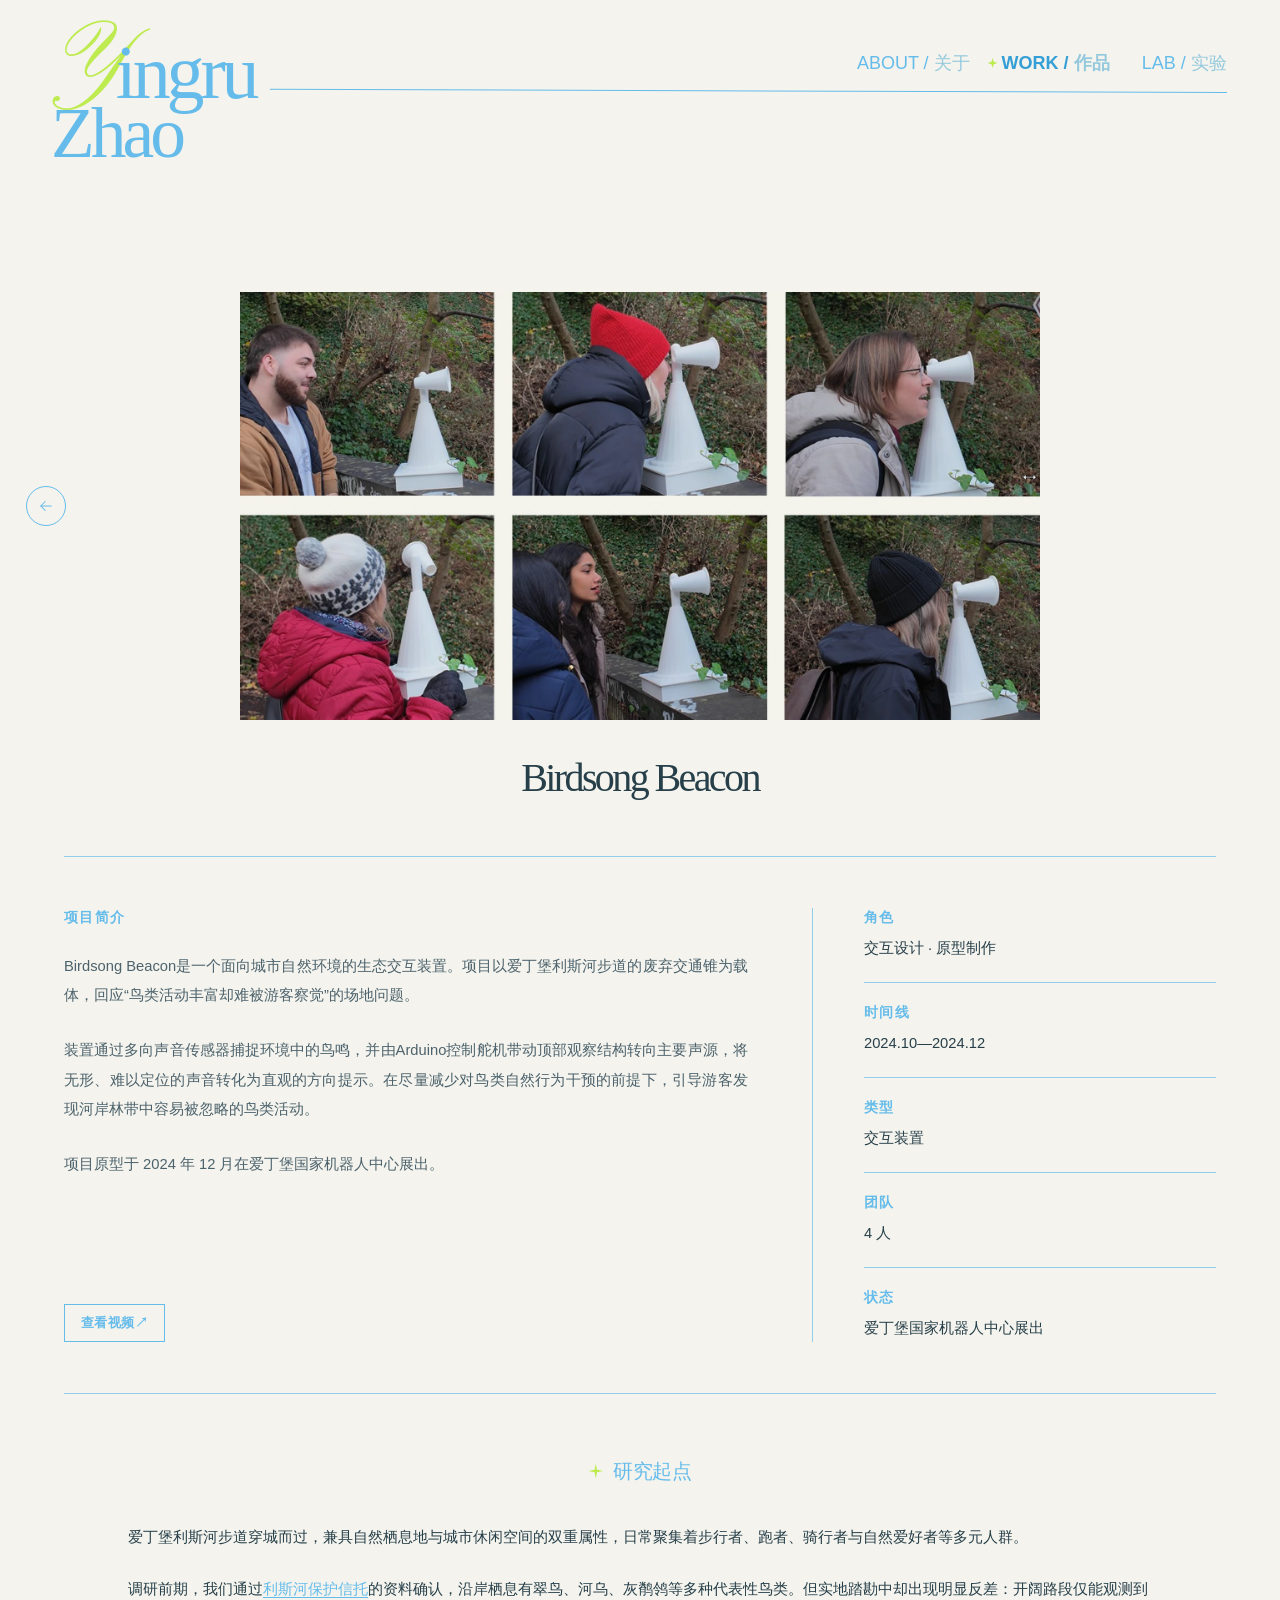
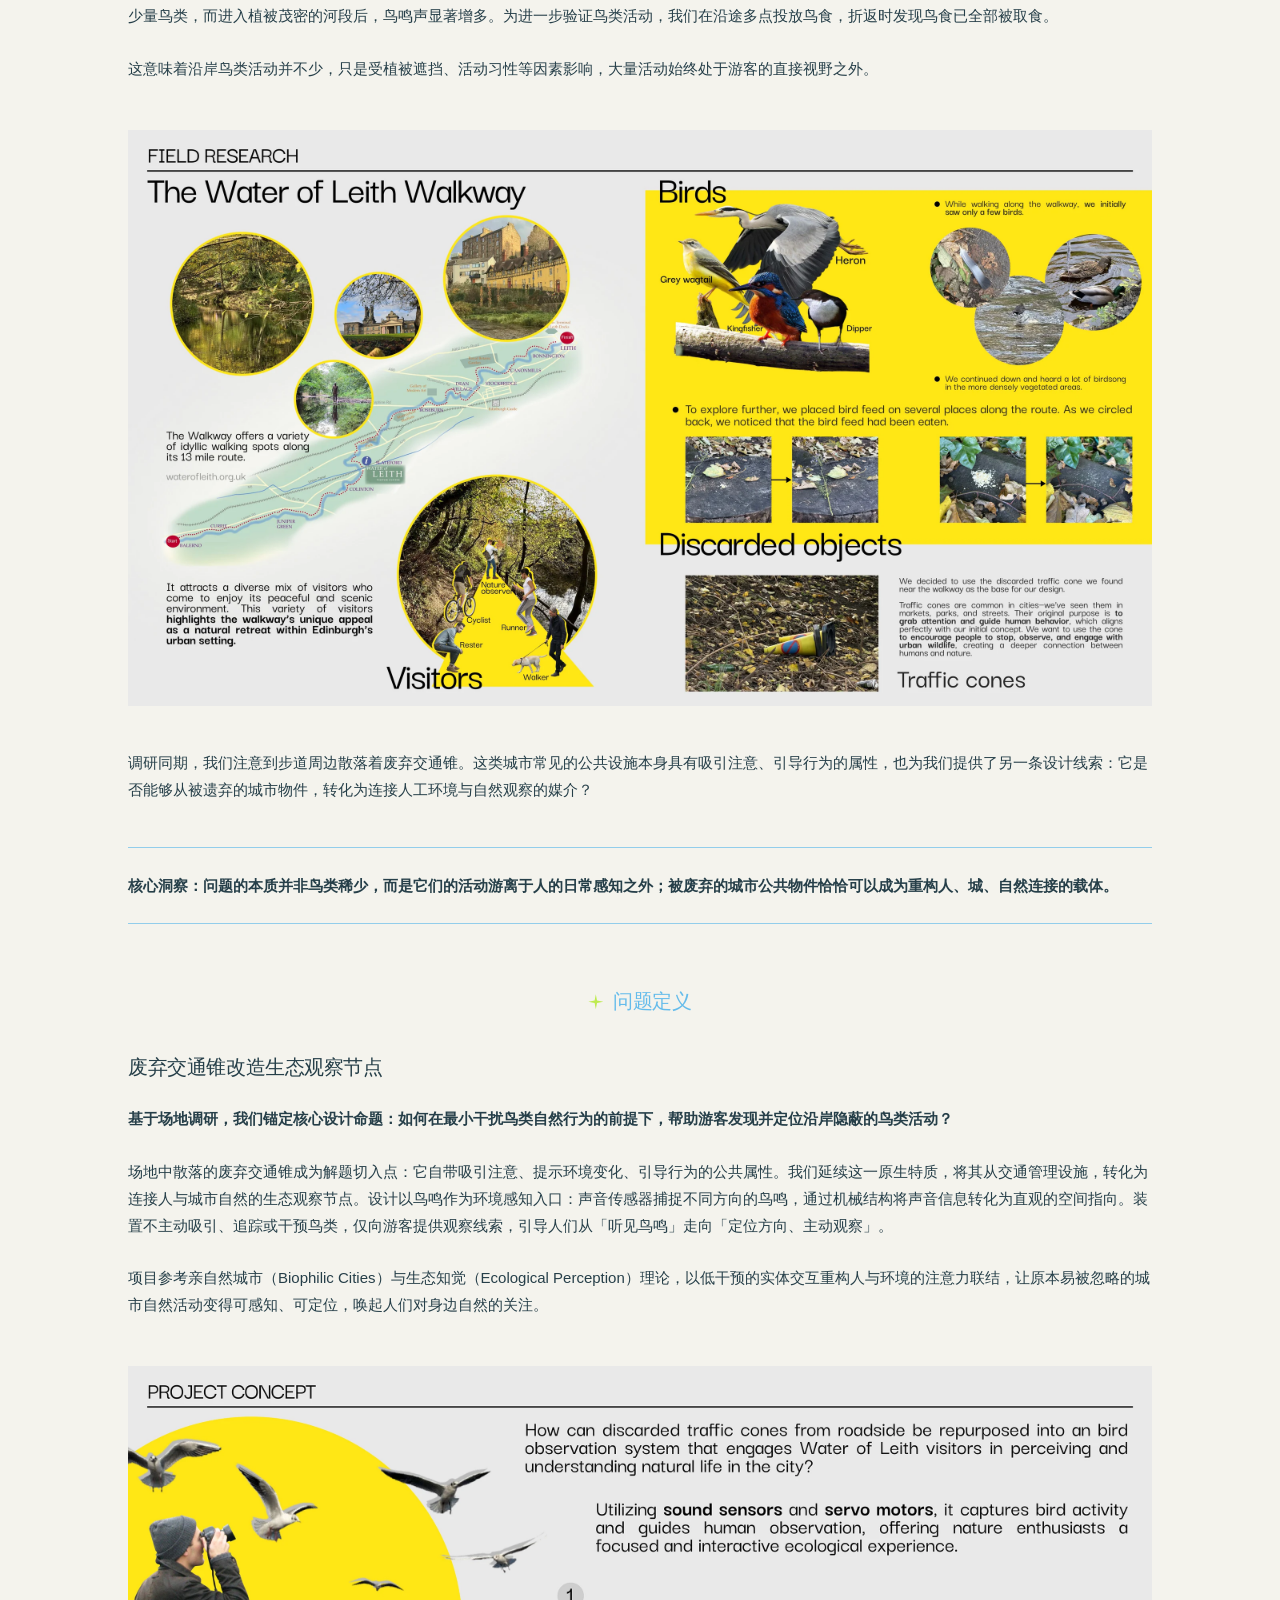
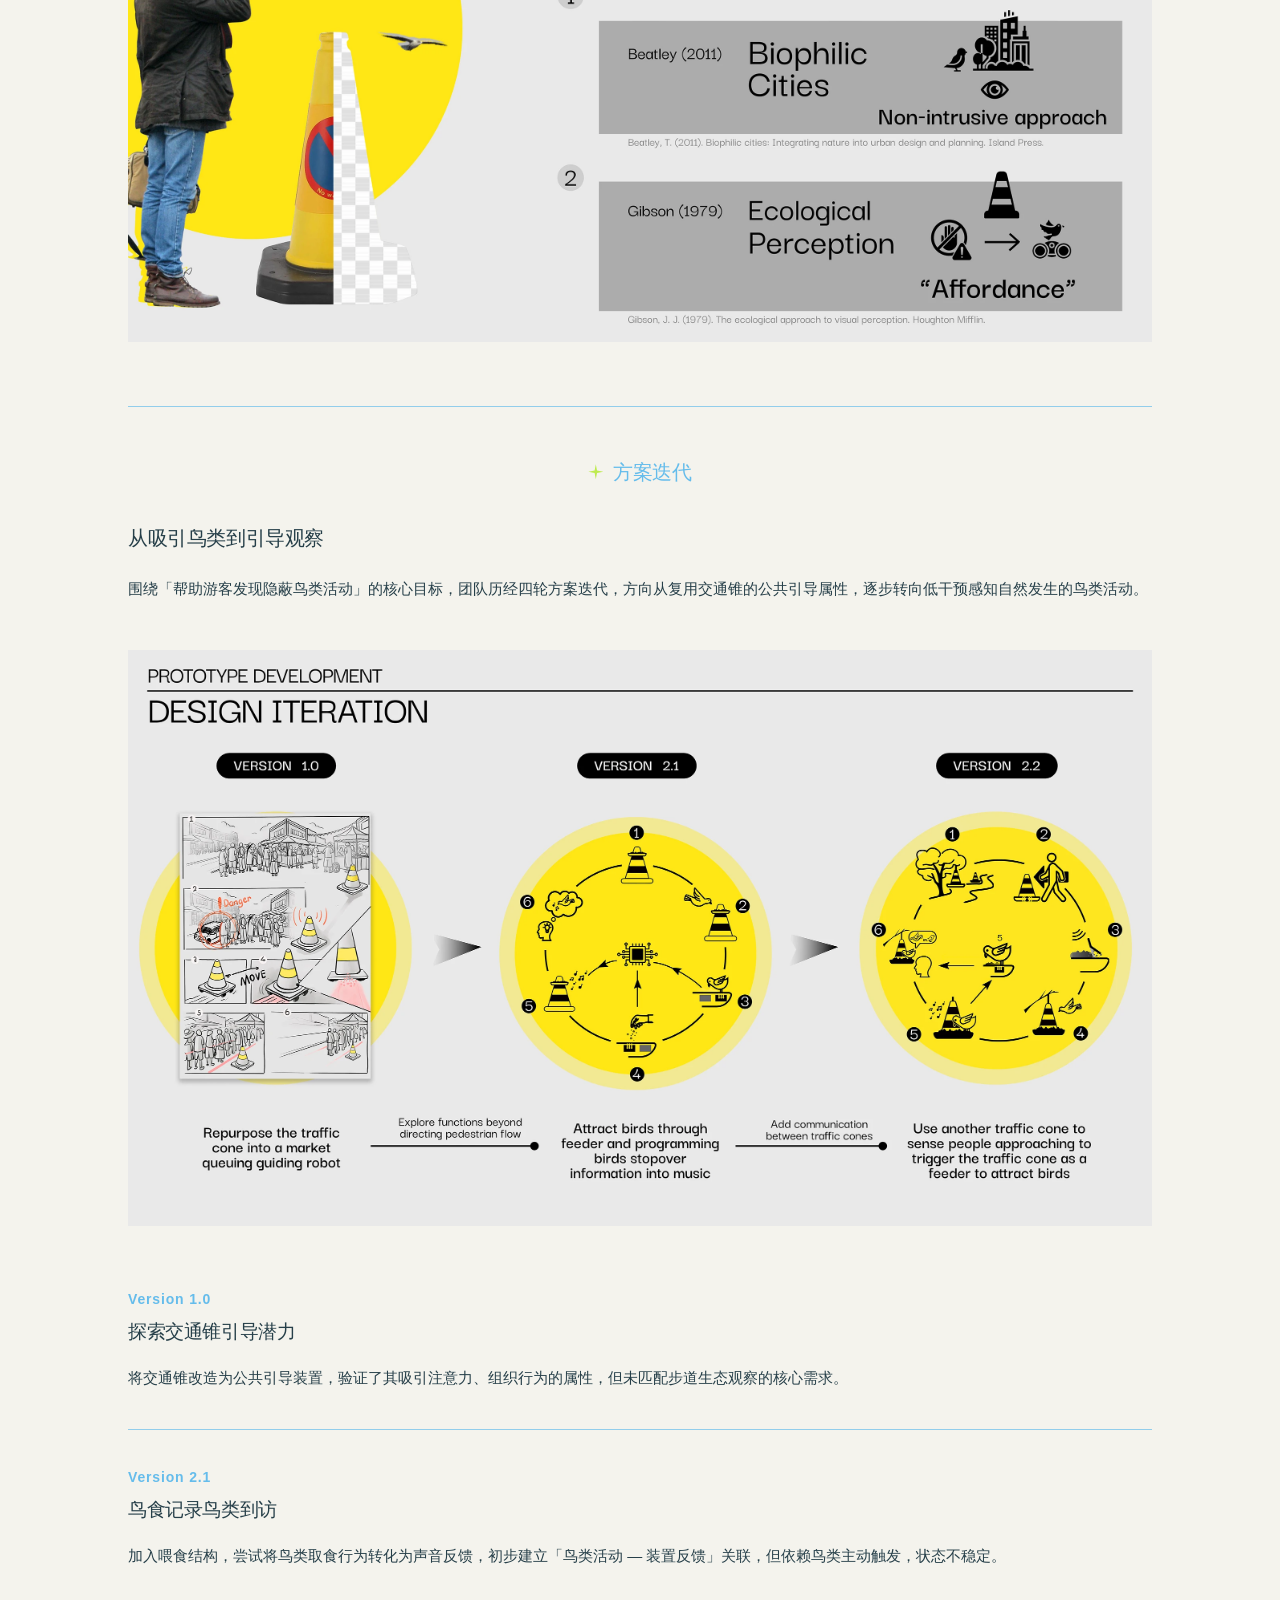
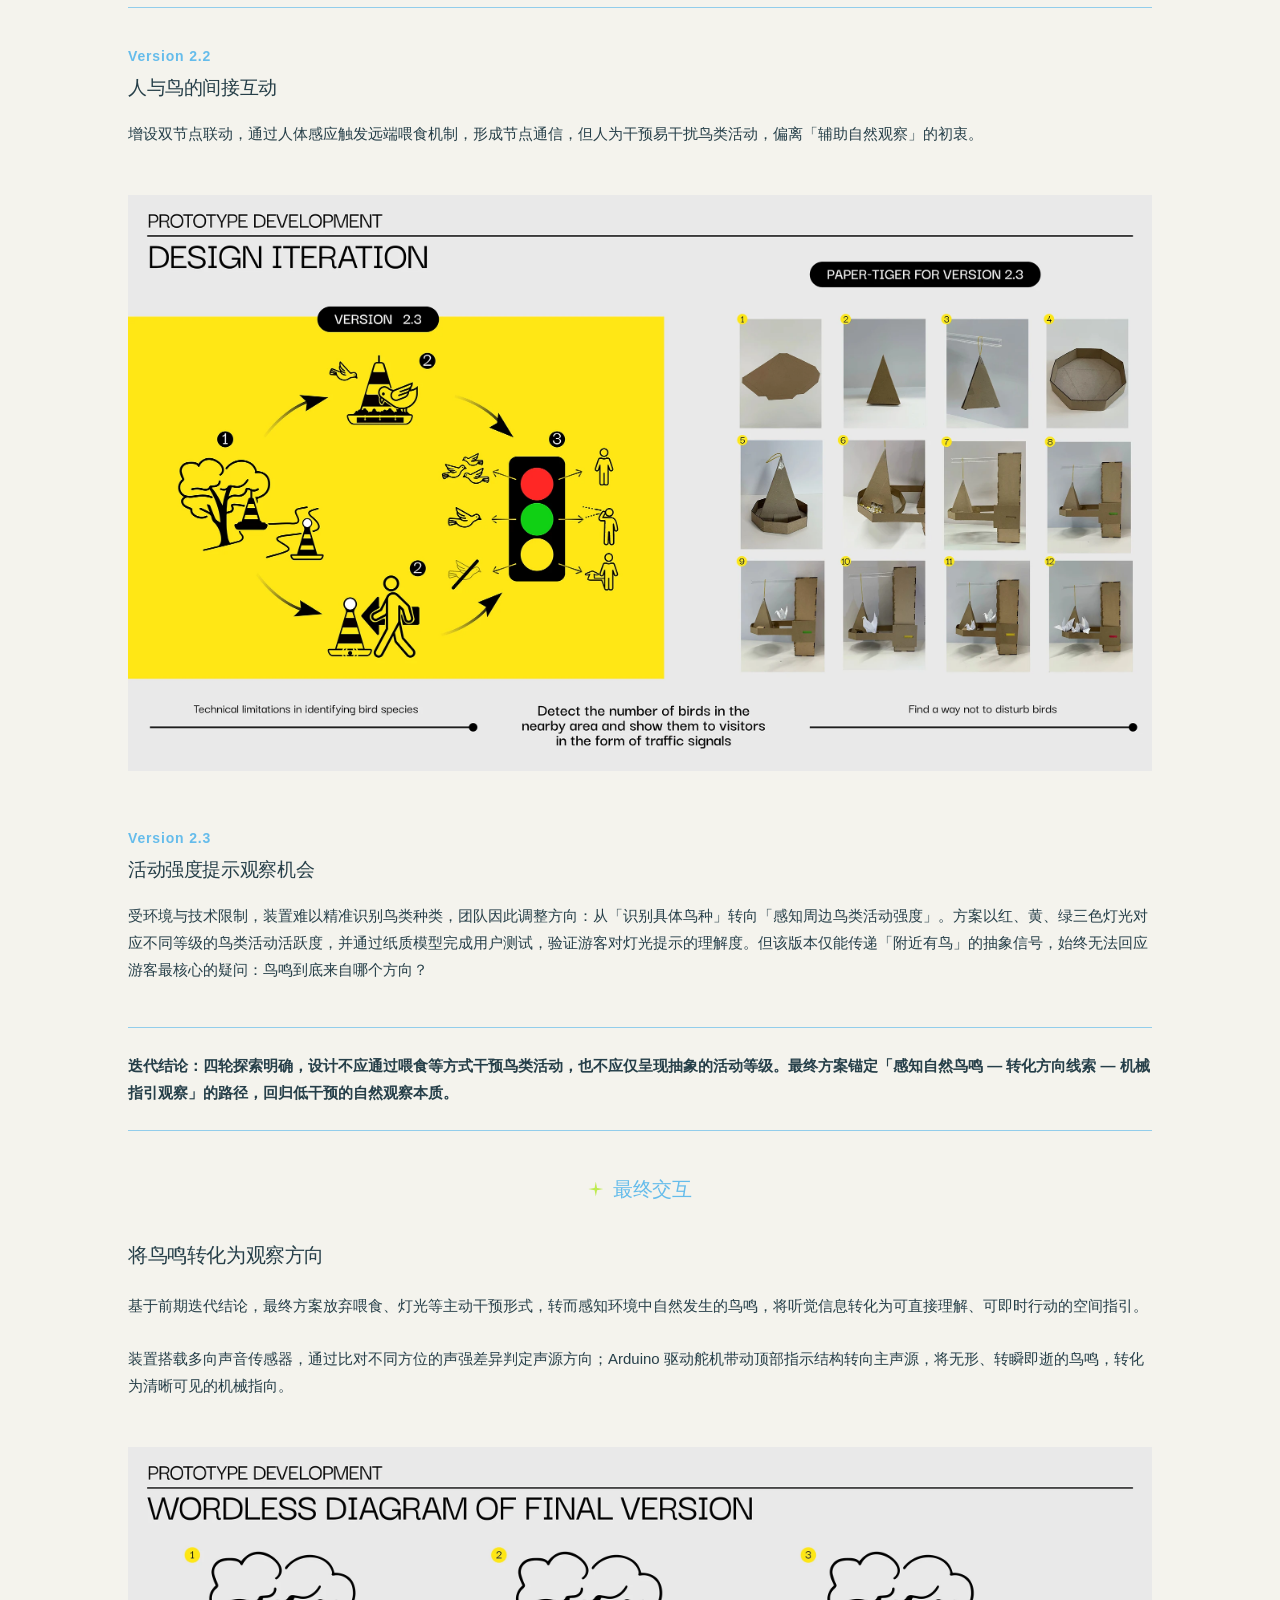
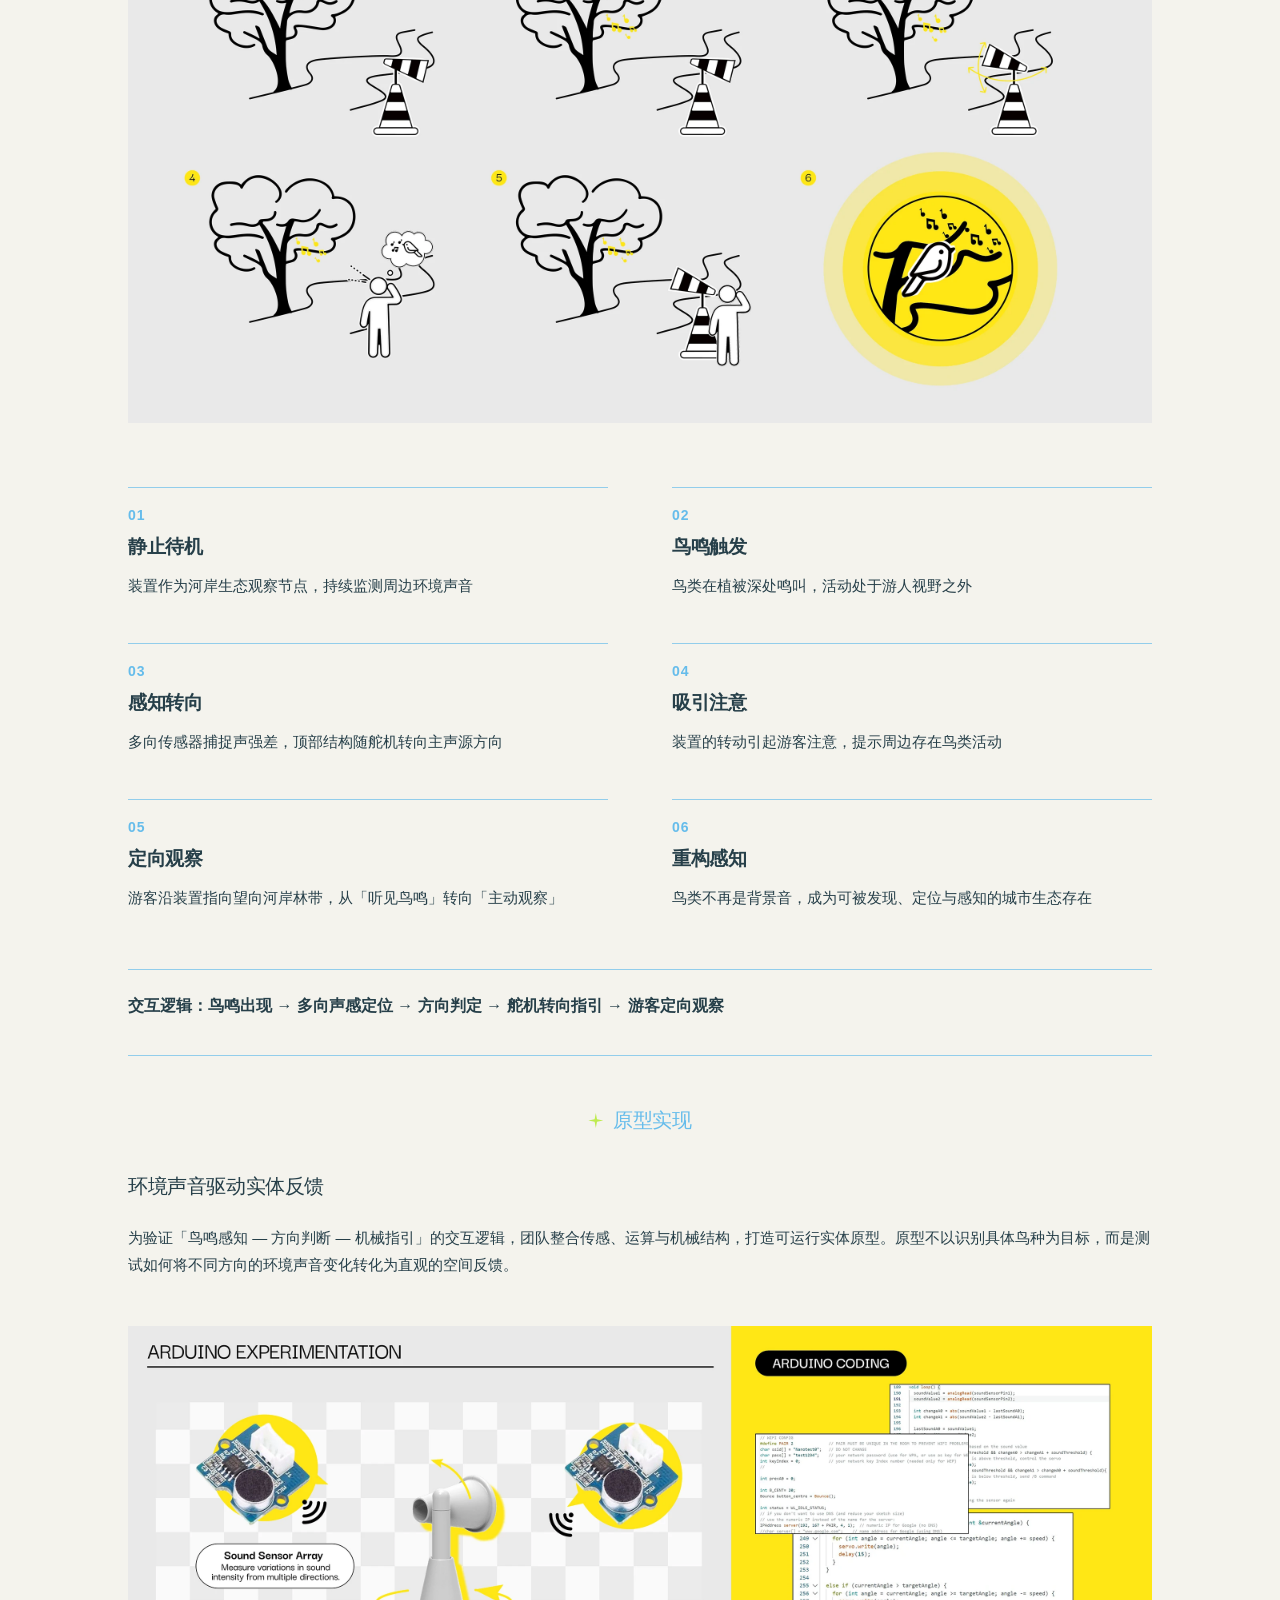
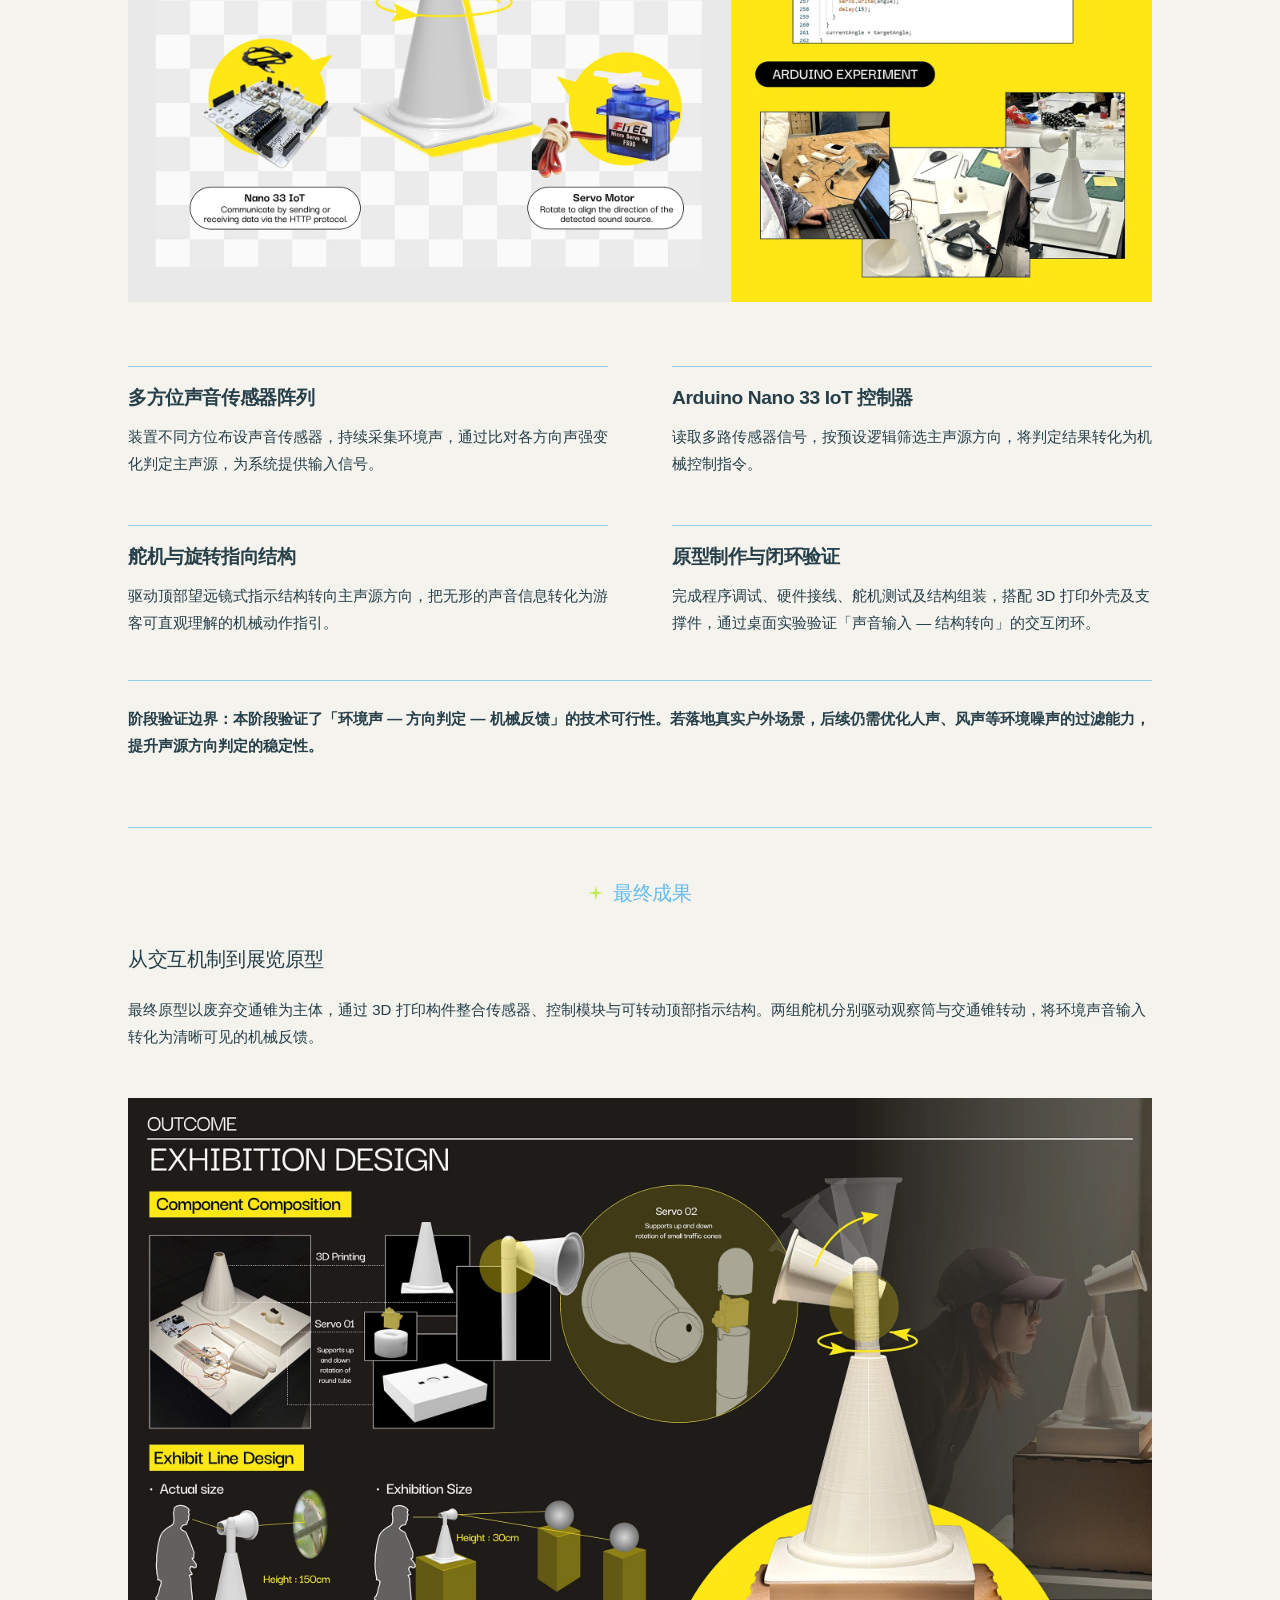
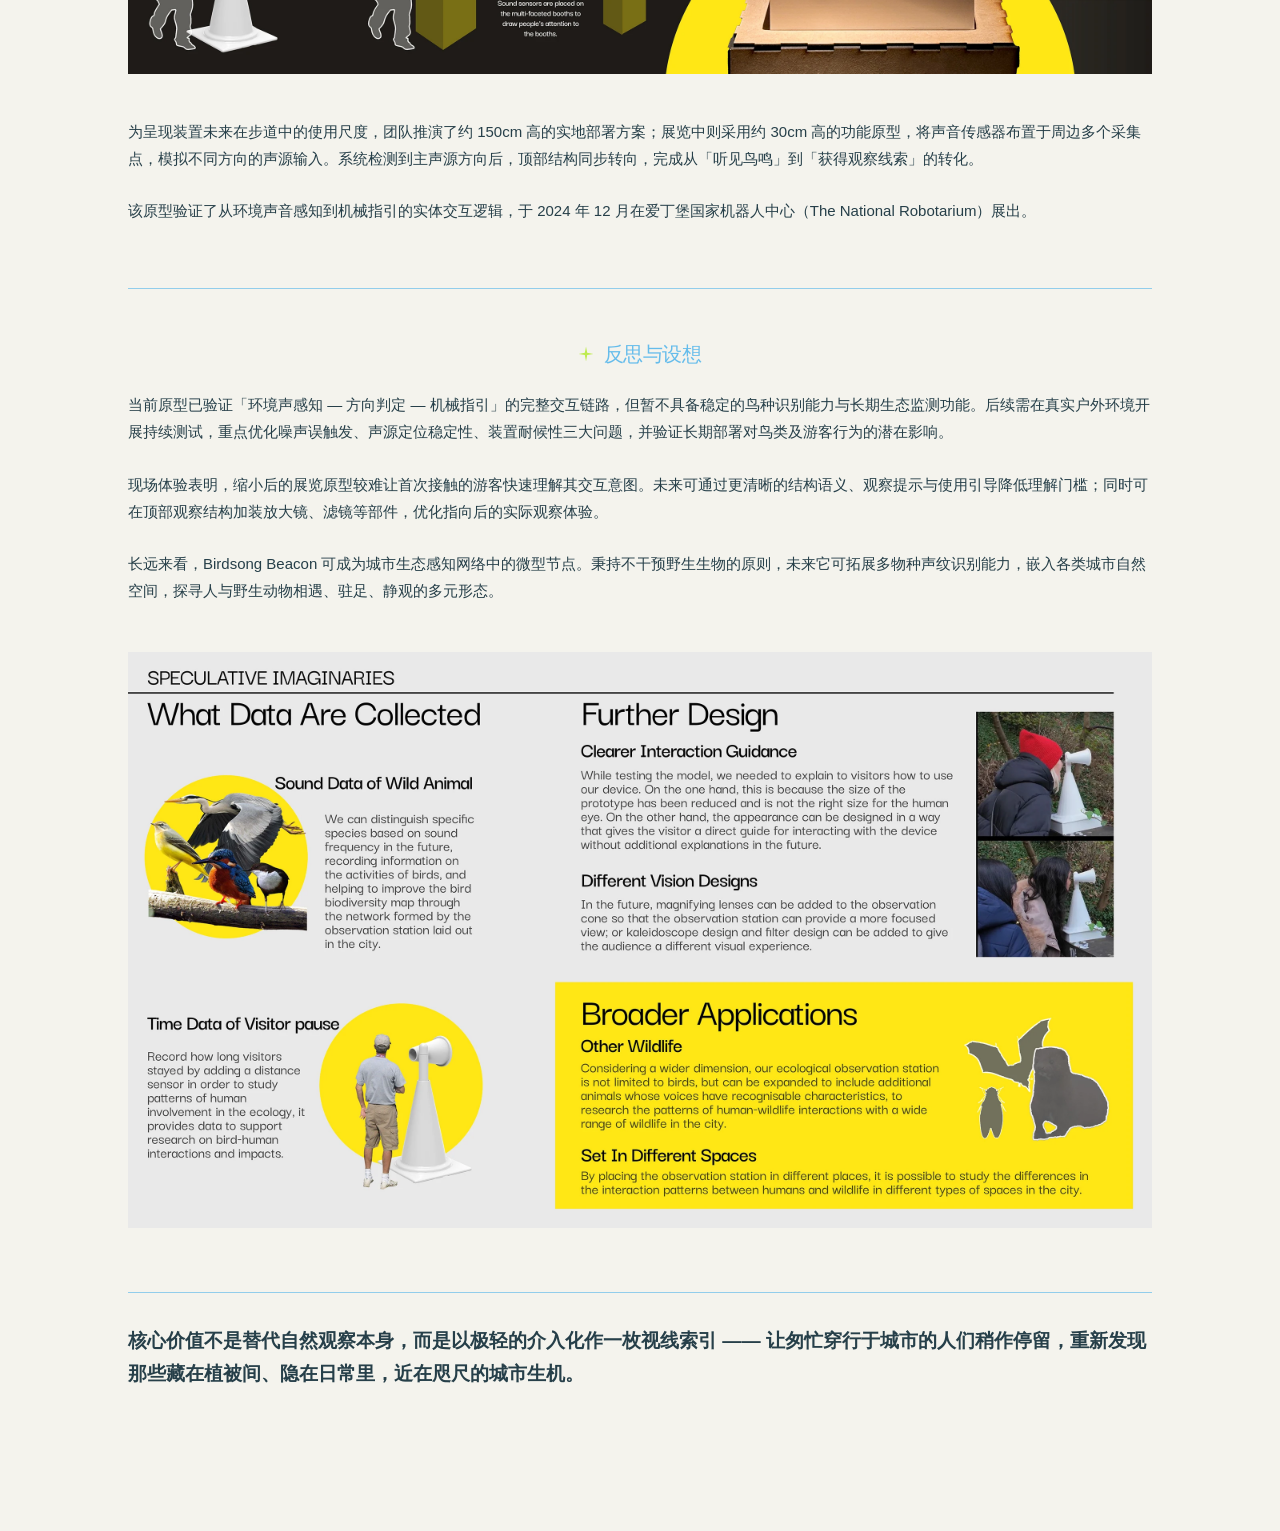
<file: work/birdsong-beacon/index.html>
<!doctype html>
<html lang="zh-CN" class="birdsong-detail-document">
  <head>
    <meta charset="UTF-8" />
    <meta name="viewport" content="width=device-width, initial-scale=1.0" />
    <title>Birdsong Beacon — Yingru Zhao</title>
  <link rel="stylesheet" href="../../styles/project-detail.css" />
  <link rel="stylesheet" href="../../site-chrome.css" />
  <link rel="stylesheet" href="../../styles/birdsong.css" />
  <script src="../../scripts/project-mobile-section-nav.js" defer></script>
  </head>
  <body class="project-detail-page">
    <header>
      <a class="site-logo" href="../../index.html" aria-label="返回首页">
        <span class="site-logo__line site-logo__line--top">
          <span class="site-logo__primary">Yingru</span>
        </span>
        <span class="site-logo__line site-logo__line--bottom">
          <span class="site-logo__secondary">Zhao</span>
        </span>
      </a>

      <nav class="site-nav" aria-label="Primary navigation">
        <a class="site-nav__item" href="../../about.html">ABOUT<span class="site-nav__separator" aria-hidden="true"> / </span><span class="site-nav__chinese">关于</span></a>
        <a class="site-nav__item site-nav__item--active" href="../../work.html" aria-current="page">WORK<span class="site-nav__separator" aria-hidden="true"> / </span><span class="site-nav__chinese">作品</span></a>
        <a class="site-nav__item" href="../../lab.html">LAB<span class="site-nav__separator" aria-hidden="true"> / </span><span class="site-nav__chinese">实验</span></a>
      </nav>
      <div class="site-navigation-rule" aria-hidden="true"></div>
    </header>

    <nav class="birdsong-section-nav" aria-label="Birdsong Beacon 项目章节">
      <a class="birdsong-section-nav__link is-active" href="#birdsong-research-title" aria-current="location">
        <span class="birdsong-section-nav__marker" aria-hidden="true"></span>
        <span>研究起点</span>
      </a>
      <a class="birdsong-section-nav__link" href="#birdsong-problem-title">
        <span class="birdsong-section-nav__marker" aria-hidden="true"></span>
        <span>问题定义</span>
      </a>
      <a class="birdsong-section-nav__link" href="#birdsong-iteration-title">
        <span class="birdsong-section-nav__marker" aria-hidden="true"></span>
        <span>方案迭代</span>
      </a>
      <a class="birdsong-section-nav__link" href="#birdsong-final-interaction-title">
        <span class="birdsong-section-nav__marker" aria-hidden="true"></span>
        <span>最终交互</span>
      </a>
      <a class="birdsong-section-nav__link" href="#birdsong-prototype-title">
        <span class="birdsong-section-nav__marker" aria-hidden="true"></span>
        <span>原型实现</span>
      </a>
      <a class="birdsong-section-nav__link" href="#birdsong-outcome-title">
        <span class="birdsong-section-nav__marker" aria-hidden="true"></span>
        <span>最终成果</span>
      </a>
      <a class="birdsong-section-nav__link" href="#birdsong-reflection-title">
        <span class="birdsong-section-nav__marker" aria-hidden="true"></span>
        <span>反思与设想</span>
      </a>
    </nav>

    <main class="project-detail">
      <section class="project-hero" aria-labelledby="project-title">
        <div class="project-media" aria-label="Birdsong Beacon hero visual">
          <a class="project-back" href="../../work.html" aria-label="返回作品列表" title="返回作品列表">
            <svg viewBox="0 0 24 24" aria-hidden="true"><path d="M19 12H5" /><path d="m11 6-6 6 6 6" /></svg>
          </a>
          <div class="project-hero-visual project-hero-visual--birdsong">
            <img
              class="project-hero-visual__image"
              src="../../public/assets/images/work/Birdsong%20Beacon/birdsongbeacon-hero.webp"
              alt="Birdsong Beacon 城市鸟类生态交互装置"
            />
          </div>
        </div>

        <h1 id="project-title" class="project-title">Birdsong Beacon</h1>
      </section>

      <section class="project-overview" aria-labelledby="overview-title">
        <div class="project-overview__content">
          <div class="project-overview__heading">
            <p id="overview-title" class="project-section-label">项目简介</p>
          </div>
          <p class="project-description">
            Birdsong Beacon是一个面向城市自然环境的生态交互装置。项目以爱丁堡利斯河步道的废弃交通锥为载体，回应“鸟类活动丰富却难被游客察觉”的场地问题。
          </p>
          <p class="project-description">
            装置通过多向声音传感器捕捉环境中的鸟鸣，并由Arduino控制舵机带动顶部观察结构转向主要声源，将无形、难以定位的声音转化为直观的方向提示。在尽量减少对鸟类自然行为干预的前提下，引导游客发现河岸林带中容易被忽略的鸟类活动。
          </p>
          <p class="project-description">
            项目原型于 2024 年 12 月在爱丁堡国家机器人中心展出。
          </p>
          <div class="project-actions" aria-label="Birdsong Beacon 项目链接">
            <a class="project-action" href="../../public/assets/videos/BIRDSONG%20BEACON.mp4" target="_blank" rel="noopener noreferrer">查看视频 <span class="cta-arrow" aria-hidden="true">↗︎</span></a>
          </div>
        </div>
        <dl class="project-meta" aria-label="项目信息">
          <div class="project-meta-item">
            <dt>角色</dt>
            <dd class="project-meta-value">交互设计 · 原型制作</dd>
          </div>
          <div class="project-meta-item">
            <dt>时间线</dt>
            <dd class="project-meta-value">2024.10—2024.12</dd>
          </div>
          <div class="project-meta-item">
            <dt>类型</dt>
            <dd class="project-meta-value">交互装置</dd>
          </div>
          <div class="project-meta-item">
            <dt>团队</dt>
            <dd class="project-meta-value">4 人</dd>
          </div>
          <div class="project-meta-item">
            <dt>状态</dt>
            <dd class="project-meta-value">爱丁堡国家机器人中心展出</dd>
          </div>
        </dl>
      </section>

      <div class="birdsong-case-study">
      <section class="birdsong-research" aria-labelledby="birdsong-research-title">
        <h2 id="birdsong-research-title" class="birdsong-research__title">研究起点</h2>
        <div class="birdsong-research__body">
          <p>爱丁堡利斯河步道穿城而过，兼具自然栖息地与城市休闲空间的双重属性，日常聚集着步行者、跑者、骑行者与自然爱好者等多元人群。</p>
          <p>调研前期，我们通过<a class="birdsong-research__link" href="https://www.waterofleith.org.uk/" target="_blank" rel="noopener noreferrer">利斯河保护信托</a>的资料确认，沿岸栖息有翠鸟、河乌、灰鹡鸰等多种代表性鸟类。但实地踏勘中却出现明显反差：开阔路段仅能观测到少量鸟类，而进入植被茂密的河段后，鸟鸣声显著增多。为进一步验证鸟类活动，我们在沿途多点投放鸟食，折返时发现鸟食已全部被取食。</p>
          <p>这意味着沿岸鸟类活动并不少，只是受植被遮挡、活动习性等因素影响，大量活动始终处于游客的直接视野之外。</p>
        </div>

        <figure class="birdsong-research__visual">
          <img
            src="../../public/assets/images/work/Birdsong%20Beacon/1-web.webp"
            width="2560"
            height="1440"
            loading="lazy"
            decoding="async"
            alt="利斯河步道场地调研与鸟类活动观察记录"
          />
        </figure>

        <p class="birdsong-research__after-image">调研同期，我们注意到步道周边散落着废弃交通锥。这类城市常见的公共设施本身具有吸引注意、引导行为的属性，也为我们提供了另一条设计线索：它是否能够从被遗弃的城市物件，转化为连接人工环境与自然观察的媒介？</p>

        <aside class="birdsong-research__insight" aria-labelledby="birdsong-insight-title">
          <p id="birdsong-insight-title"><strong>核心洞察：</strong>问题的本质并非鸟类稀少，而是它们的活动游离于人的日常感知之外；被废弃的城市公共物件恰恰可以成为重构人、城、自然连接的载体。</p>
        </aside>
      </section>

      <section class="birdsong-case-section" aria-labelledby="birdsong-problem-title">
        <h2 id="birdsong-problem-title" class="birdsong-research__title">问题定义</h2>

        <h3 class="birdsong-case-section__content-title">废弃交通锥改造生态观察节点</h3>
        <div class="birdsong-case-section__body">
          <p class="birdsong-case-section__question">基于场地调研，我们锚定核心设计命题：如何在最小干扰鸟类自然行为的前提下，帮助游客发现并定位沿岸隐蔽的鸟类活动？</p>
          <p>场地中散落的废弃交通锥成为解题切入点：它自带吸引注意、提示环境变化、引导行为的公共属性。我们延续这一原生特质，将其从交通管理设施，转化为连接人与城市自然的生态观察节点。设计以鸟鸣作为环境感知入口：声音传感器捕捉不同方向的鸟鸣，通过机械结构将声音信息转化为直观的空间指向。装置不主动吸引、追踪或干预鸟类，仅向游客提供观察线索，引导人们从「听见鸟鸣」走向「定位方向、主动观察」。</p>
          <p>项目参考亲自然城市（Biophilic Cities）与生态知觉（Ecological Perception）理论，以低干预的实体交互重构人与环境的注意力联结，让原本易被忽略的城市自然活动变得可感知、可定位，唤起人们对身边自然的关注。</p>
        </div>

        <figure class="birdsong-research__visual birdsong-case-section__visual">
          <img
            src="../../public/assets/images/work/Birdsong%20Beacon/2.webp"
            width="2560"
            height="1440"
            loading="lazy"
            decoding="async"
            alt="废弃交通锥生态观察节点概念与亲自然城市、生态知觉理论图解"
          />
        </figure>
      </section>

      <section class="birdsong-case-section birdsong-case-section--divided" aria-labelledby="birdsong-iteration-title">
        <h2 id="birdsong-iteration-title" class="birdsong-research__title">方案迭代</h2>

        <h3 class="birdsong-case-section__content-title">从吸引鸟类到引导观察</h3>
        <div class="birdsong-case-section__body">
          <p>围绕「帮助游客发现隐蔽鸟类活动」的核心目标，团队历经四轮方案迭代，方向从复用交通锥的公共引导属性，逐步转向低干预感知自然发生的鸟类活动。</p>
        </div>

        <figure class="birdsong-research__visual birdsong-case-section__visual">
          <img
            src="../../public/assets/images/work/Birdsong%20Beacon/3.webp"
            width="2550"
            height="1435"
            loading="lazy"
            decoding="async"
            alt="Birdsong Beacon Version 1.0、2.1 与 2.2 原型方案迭代图"
          />
        </figure>

        <div class="birdsong-iterations" aria-label="方案版本迭代">
          <article class="birdsong-iteration">
            <p class="birdsong-iteration__version">Version 1.0</p>
            <h3 class="birdsong-iteration__title">探索交通锥引导潜力</h3>
            <p class="birdsong-iteration__body">将交通锥改造为公共引导装置，验证了其吸引注意力、组织行为的属性，但未匹配步道生态观察的核心需求。</p>
          </article>

          <article class="birdsong-iteration">
            <p class="birdsong-iteration__version">Version 2.1</p>
            <h3 class="birdsong-iteration__title">鸟食记录鸟类到访</h3>
            <p class="birdsong-iteration__body">加入喂食结构，尝试将鸟类取食行为转化为声音反馈，初步建立「鸟类活动 — 装置反馈」关联，但依赖鸟类主动触发，状态不稳定。</p>
          </article>

          <article class="birdsong-iteration">
            <p class="birdsong-iteration__version">Version 2.2</p>
            <h3 class="birdsong-iteration__title">人与鸟的间接互动</h3>
            <p class="birdsong-iteration__body">增设双节点联动，通过人体感应触发远端喂食机制，形成节点通信，但人为干预易干扰鸟类活动，偏离「辅助自然观察」的初衷。</p>
          </article>
        </div>

        <figure class="birdsong-research__visual birdsong-case-section__visual">
          <img
            src="../../public/assets/images/work/Birdsong%20Beacon/4.webp"
            width="2550"
            height="1435"
            loading="lazy"
            decoding="async"
            alt="Birdsong Beacon Version 2.3 活动强度灯光提示与纸质模型测试过程"
          />
        </figure>

        <article class="birdsong-iteration birdsong-iteration--after-visual">
          <p class="birdsong-iteration__version">Version 2.3</p>
          <h3 class="birdsong-iteration__title">活动强度提示观察机会</h3>
          <p class="birdsong-iteration__body">受环境与技术限制，装置难以精准识别鸟类种类，团队因此调整方向：从「识别具体鸟种」转向「感知周边鸟类活动强度」。方案以红、黄、绿三色灯光对应不同等级的鸟类活动活跃度，并通过纸质模型完成用户测试，验证游客对灯光提示的理解度。但该版本仅能传递「附近有鸟」的抽象信号，始终无法回应游客最核心的疑问：鸟鸣到底来自哪个方向？</p>
        </article>

        <aside class="birdsong-research__insight birdsong-case-section__conclusion" aria-labelledby="birdsong-iteration-conclusion">
          <p id="birdsong-iteration-conclusion"><strong>迭代结论：</strong>四轮探索明确，设计不应通过喂食等方式干预鸟类活动，也不应仅呈现抽象的活动等级。最终方案锚定「感知自然鸟鸣 — 转化方向线索 — 机械指引观察」的路径，回归低干预的自然观察本质。</p>
        </aside>
      </section>

      <section class="birdsong-case-section birdsong-case-section--after-conclusion" aria-labelledby="birdsong-final-interaction-title">
        <h2 id="birdsong-final-interaction-title" class="birdsong-research__title">最终交互</h2>

        <h3 class="birdsong-case-section__content-title">将鸟鸣转化为观察方向</h3>
        <div class="birdsong-case-section__body">
          <p>基于前期迭代结论，最终方案放弃喂食、灯光等主动干预形式，转而感知环境中自然发生的鸟鸣，将听觉信息转化为可直接理解、可即时行动的空间指引。</p>
          <p>装置搭载多向声音传感器，通过比对不同方位的声强差异判定声源方向；Arduino 驱动舵机带动顶部指示结构转向主声源，将无形、转瞬即逝的鸟鸣，转化为清晰可见的机械指向。</p>
        </div>

        <figure class="birdsong-research__visual birdsong-case-section__visual">
          <img
            src="../../public/assets/images/work/Birdsong%20Beacon/5.webp"
            width="2560"
            height="1440"
            loading="lazy"
            decoding="async"
            alt="Birdsong Beacon 从鸟鸣触发、机械转向到游客定向观察的最终交互图解"
          />
        </figure>

        <ol class="birdsong-process" aria-label="最终交互步骤">
          <li class="birdsong-process__step">
            <p class="birdsong-process__number">01</p>
            <h3 class="birdsong-process__title">静止待机</h3>
            <p class="birdsong-process__body">装置作为河岸生态观察节点，持续监测周边环境声音</p>
          </li>
          <li class="birdsong-process__step">
            <p class="birdsong-process__number">02</p>
            <h3 class="birdsong-process__title">鸟鸣触发</h3>
            <p class="birdsong-process__body">鸟类在植被深处鸣叫，活动处于游人视野之外</p>
          </li>
          <li class="birdsong-process__step">
            <p class="birdsong-process__number">03</p>
            <h3 class="birdsong-process__title">感知转向</h3>
            <p class="birdsong-process__body">多向传感器捕捉声强差，顶部结构随舵机转向主声源方向</p>
          </li>
          <li class="birdsong-process__step">
            <p class="birdsong-process__number">04</p>
            <h3 class="birdsong-process__title">吸引注意</h3>
            <p class="birdsong-process__body">装置的转动引起游客注意，提示周边存在鸟类活动</p>
          </li>
          <li class="birdsong-process__step">
            <p class="birdsong-process__number">05</p>
            <h3 class="birdsong-process__title">定向观察</h3>
            <p class="birdsong-process__body">游客沿装置指向望向河岸林带，从「听见鸟鸣」转向「主动观察」</p>
          </li>
          <li class="birdsong-process__step">
            <p class="birdsong-process__number">06</p>
            <h3 class="birdsong-process__title">重构感知</h3>
            <p class="birdsong-process__body">鸟类不再是背景音，成为可被发现、定位与感知的城市生态存在</p>
          </li>
        </ol>

        <div class="birdsong-inline-summary">
          <p><strong>交互逻辑：</strong>鸟鸣出现 → 多向声感定位 → 方向判定 → 舵机转向指引 → 游客定向观察</p>
        </div>
      </section>

      <section class="birdsong-case-section birdsong-case-section--divided birdsong-case-section--after-interaction-summary" aria-labelledby="birdsong-prototype-title">
        <h2 id="birdsong-prototype-title" class="birdsong-research__title">原型实现</h2>

        <h3 class="birdsong-case-section__content-title">环境声音驱动实体反馈</h3>
        <div class="birdsong-case-section__body">
          <p>为验证「鸟鸣感知 — 方向判断 — 机械指引」的交互逻辑，团队整合传感、运算与机械结构，打造可运行实体原型。原型不以识别具体鸟种为目标，而是测试如何将不同方向的环境声音变化转化为直观的空间反馈。</p>
        </div>

        <figure class="birdsong-research__visual birdsong-case-section__visual">
          <img
            src="../../public/assets/images/work/Birdsong%20Beacon/6.webp"
            width="2560"
            height="1440"
            loading="lazy"
            decoding="async"
            alt="Birdsong Beacon 声音传感器、Nano 33 IoT、舵机结构与 Arduino 原型实验记录"
          />
        </figure>

        <div class="birdsong-technical-grid" aria-label="原型技术拆解">
          <article class="birdsong-technical-item">
            <h3>多方位声音传感器阵列</h3>
            <p>装置不同方位布设声音传感器，持续采集环境声，通过比对各方向声强变化判定主声源，为系统提供输入信号。</p>
          </article>
          <article class="birdsong-technical-item">
            <h3>Arduino Nano 33 IoT 控制器</h3>
            <p>读取多路传感器信号，按预设逻辑筛选主声源方向，将判定结果转化为机械控制指令。</p>
          </article>
          <article class="birdsong-technical-item">
            <h3>舵机与旋转指向结构</h3>
            <p>驱动顶部望远镜式指示结构转向主声源方向，把无形的声音信息转化为游客可直观理解的机械动作指引。</p>
          </article>
          <article class="birdsong-technical-item">
            <h3>原型制作与闭环验证</h3>
            <p>完成程序调试、硬件接线、舵机测试及结构组装，搭配 3D 打印外壳及支撑件，通过桌面实验验证「声音输入 — 结构转向」的交互闭环。</p>
          </article>
        </div>

        <aside class="birdsong-research__insight birdsong-research__insight--no-bottom-rule birdsong-case-section__conclusion" aria-labelledby="birdsong-validation-boundary">
          <p id="birdsong-validation-boundary"><strong>阶段验证边界：</strong>本阶段验证了「环境声 — 方向判定 — 机械反馈」的技术可行性。若落地真实户外场景，后续仍需优化人声、风声等环境噪声的过滤能力，提升声源方向判定的稳定性。</p>
        </aside>
      </section>

      <section class="birdsong-case-section birdsong-case-section--divided birdsong-case-section--after-conclusion" aria-labelledby="birdsong-outcome-title">
        <h2 id="birdsong-outcome-title" class="birdsong-research__title">最终成果</h2>

        <h3 class="birdsong-case-section__content-title">从交互机制到展览原型</h3>
        <div class="birdsong-case-section__body">
          <p>最终原型以废弃交通锥为主体，通过 3D 打印构件整合传感器、控制模块与可转动顶部指示结构。两组舵机分别驱动观察筒与交通锥转动，将环境声音输入转化为清晰可见的机械反馈。</p>
        </div>

        <figure class="birdsong-research__visual birdsong-case-section__visual">
          <img
            src="../../public/assets/images/work/Birdsong%20Beacon/7.webp"
            width="2560"
            height="1440"
            loading="lazy"
            decoding="async"
            alt="Birdsong Beacon 展览原型的组件构成、尺度推演与实体装置照片"
          />
        </figure>

        <div class="birdsong-case-section__body birdsong-case-section__body--after-visual">
          <p>为呈现装置未来在步道中的使用尺度，团队推演了约 150cm 高的实地部署方案；展览中则采用约 30cm 高的功能原型，将声音传感器布置于周边多个采集点，模拟不同方向的声源输入。系统检测到主声源方向后，顶部结构同步转向，完成从「听见鸟鸣」到「获得观察线索」的转化。</p>
          <p>该原型验证了从环境声音感知到机械指引的实体交互逻辑，于 2024 年 12 月在爱丁堡国家机器人中心（The National Robotarium）展出。</p>
        </div>
      </section>

      <section class="birdsong-case-section birdsong-case-section--divided" aria-labelledby="birdsong-reflection-title">
        <h2 id="birdsong-reflection-title" class="birdsong-research__title">反思与设想</h2>

        <div class="birdsong-case-section__body">
          <p>当前原型已验证「环境声感知 — 方向判定 — 机械指引」的完整交互链路，但暂不具备稳定的鸟种识别能力与长期生态监测功能。后续需在真实户外环境开展持续测试，重点优化噪声误触发、声源定位稳定性、装置耐候性三大问题，并验证长期部署对鸟类及游客行为的潜在影响。</p>
          <p>现场体验表明，缩小后的展览原型较难让首次接触的游客快速理解其交互意图。未来可通过更清晰的结构语义、观察提示与使用引导降低理解门槛；同时可在顶部观察结构加装放大镜、滤镜等部件，优化指向后的实际观察体验。</p>
          <p>长远来看，Birdsong Beacon 可成为城市生态感知网络中的微型节点。秉持不干预野生生物的原则，未来它可拓展多物种声纹识别能力，嵌入各类城市自然空间，探寻人与野生动物相遇、驻足、静观的多元形态。</p>
        </div>

        <figure class="birdsong-research__visual birdsong-case-section__visual">
          <img
            src="../../public/assets/images/work/Birdsong%20Beacon/8.webp"
            width="2560"
            height="1440"
            loading="lazy"
            decoding="async"
            alt="Birdsong Beacon 对城市生态感知、观察引导与多物种应用的未来设想"
          />
        </figure>

        <div class="birdsong-closing-statement">
          <p>核心价值不是替代自然观察本身，而是以极轻的介入化作一枚视线索引 —— 让匆忙穿行于城市的人们稍作停留，重新发现那些藏在植被间、隐在日常里，近在咫尺的城市生机。</p>
        </div>
      </section>
      </div>
    </main>

    <script>
      (() => {
        const navigation = document.querySelector(".birdsong-section-nav");
        const caseStudy = document.querySelector(".birdsong-case-study");
        const links = navigation
          ? Array.from(navigation.querySelectorAll(".birdsong-section-nav__link"))
          : [];
        const sections = links
          .map((link) => document.querySelector(link.getAttribute("href"))?.closest("section"))
          .filter(Boolean);

        if (!navigation || !caseStudy || !links.length || !("IntersectionObserver" in window)) {
          return;
        }

        const readingLine = 144;
        const observerOptions = {
          root: null,
          rootMargin: `-${readingLine}px 0px -65% 0px`,
          threshold: [0, 0.01],
        };

        const setActive = (id) => {
          links.forEach((link) => {
            const active = link.hash === `#${id}`;
            link.classList.toggle("is-active", active);
            if (active) {
              link.setAttribute("aria-current", "location");
            } else {
              link.removeAttribute("aria-current");
            }
          });
        };

        setActive("birdsong-research-title");

        const visibilityObserver = new IntersectionObserver(([entry]) => {
          navigation.classList.toggle("is-visible", entry.isIntersecting);
        }, observerOptions);

        const sectionObserver = new IntersectionObserver((entries) => {
          const current = entries
            .filter((entry) => entry.isIntersecting)
            .sort(
              (a, b) =>
                Math.abs(a.boundingClientRect.top - readingLine) -
                Math.abs(b.boundingClientRect.top - readingLine),
            )[0];

          const heading = current?.target.querySelector(".birdsong-research__title");
          if (heading) {
            setActive(heading.id);
          }
        }, observerOptions);

        visibilityObserver.observe(caseStudy);
        sections.forEach((section) => sectionObserver.observe(section));
      })();
    </script>
  </body>
</html>
</file>
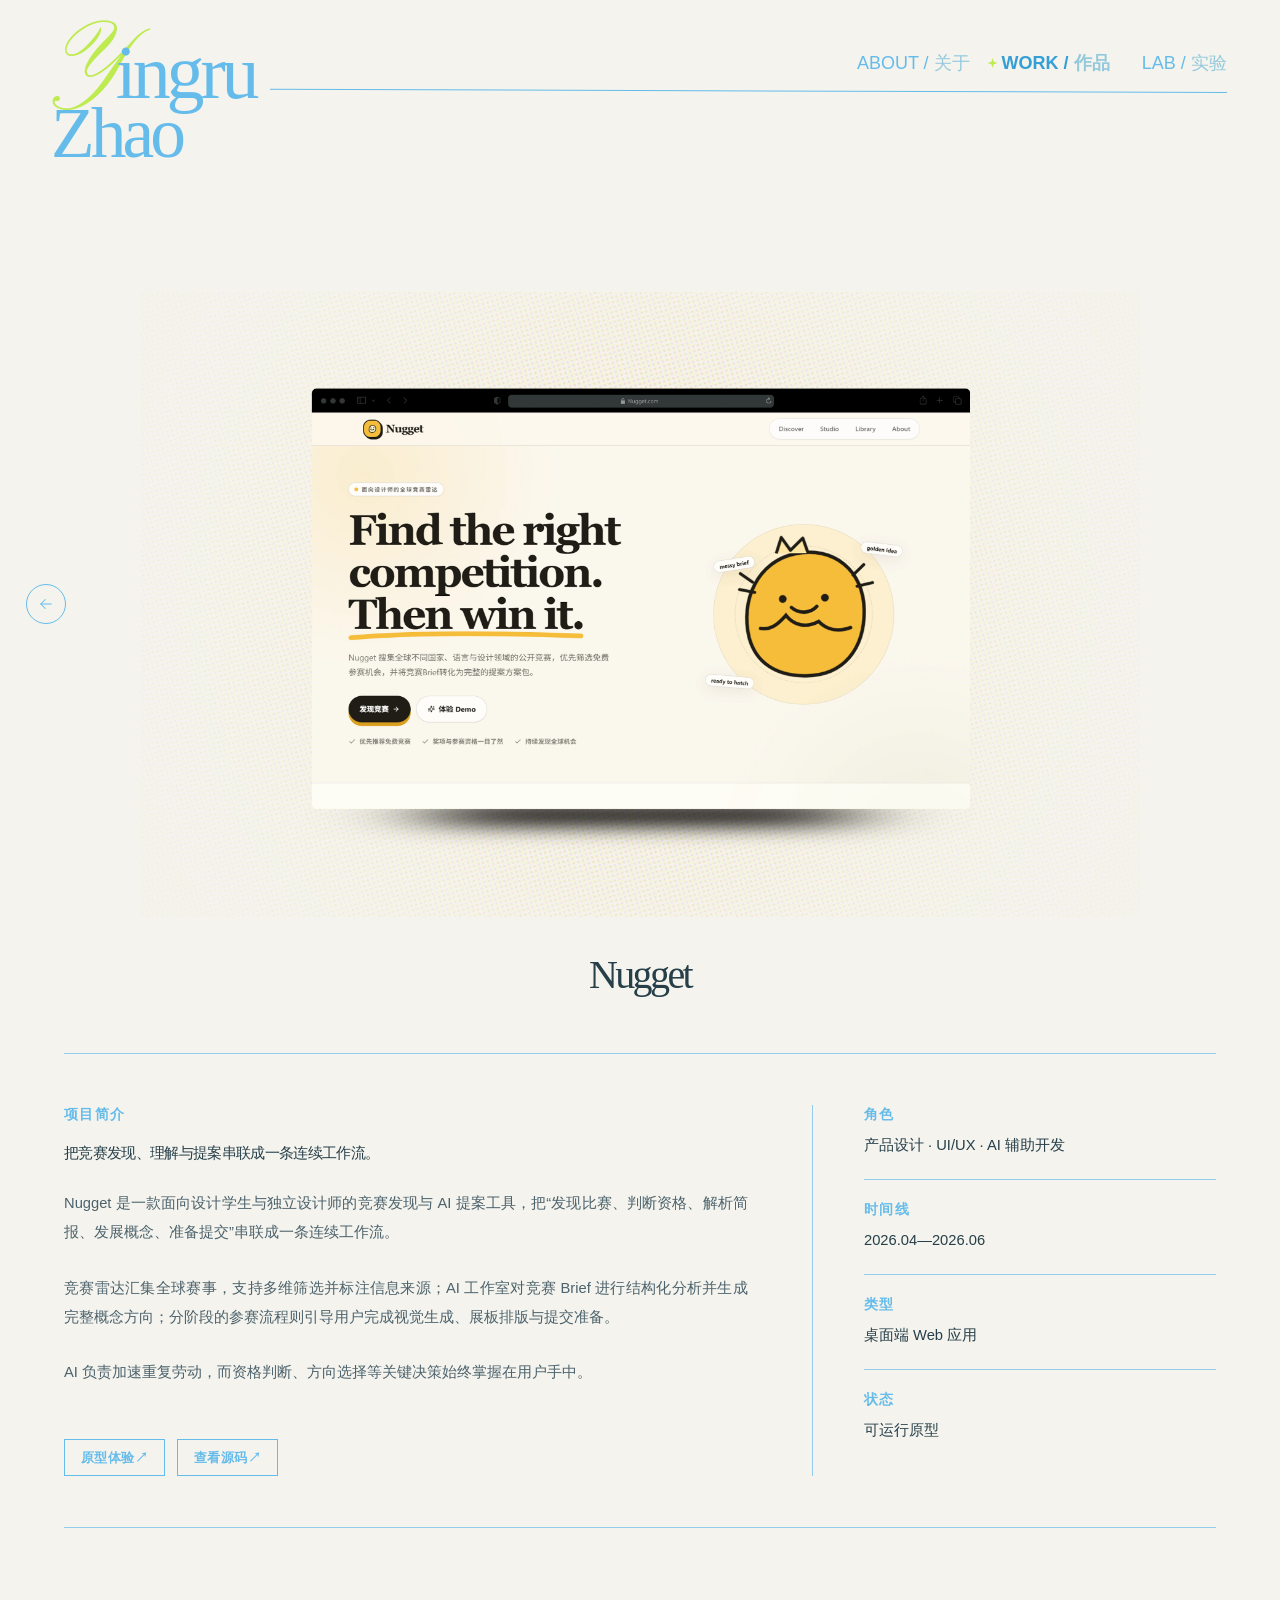
<file: work/nugget/index.html>
<!doctype html>
<html lang="zh-CN">
  <head>
    <meta charset="UTF-8" />
    <meta name="viewport" content="width=device-width, initial-scale=1.0" />
    <title>Nugget — Yingru Zhao</title>
  <link rel="stylesheet" href="../../styles/project-detail.css" />
  <link rel="stylesheet" href="../../site-chrome.css" />
  <script src="../../scripts/project-mobile-section-nav.js" defer></script>
  </head>
  <body class="project-detail-page">
    <header>
      <a class="site-logo" href="../../index.html" aria-label="返回首页">
        <span class="site-logo__line site-logo__line--top">
          <span class="site-logo__primary">Yingru</span>
        </span>
        <span class="site-logo__line site-logo__line--bottom">
          <span class="site-logo__secondary">Zhao</span>
        </span>
      </a>

      <nav class="site-nav" aria-label="Primary navigation">
        <a class="site-nav__item" href="../../about.html">ABOUT<span class="site-nav__separator" aria-hidden="true"> / </span><span class="site-nav__chinese">关于</span></a>
        <a class="site-nav__item site-nav__item--active" href="../../work.html" aria-current="page">WORK<span class="site-nav__separator" aria-hidden="true"> / </span><span class="site-nav__chinese">作品</span></a>
        <a class="site-nav__item" href="../../lab.html">LAB<span class="site-nav__separator" aria-hidden="true"> / </span><span class="site-nav__chinese">实验</span></a>
      </nav>
      <div class="site-navigation-rule" aria-hidden="true"></div>
    </header>

    <main class="project-detail">
      <section class="project-hero" aria-labelledby="project-title">
        <div class="project-media project-media--nugget" aria-label="Nugget hero visual">
          <a class="project-back" href="../../work.html" aria-label="返回作品列表" title="返回作品列表">
            <svg viewBox="0 0 24 24" aria-hidden="true"><path d="M19 12H5" /><path d="m11 6-6 6 6 6" /></svg>
          </a>
          <div class="project-hero-visual project-hero-visual--nugget">
            <img
              class="project-hero-visual__image"
              src="../../public/assets/images/work/nugget/nugget-cover.webp"
              alt="Nugget competition discovery and AI proposal tool interface"
            />
          </div>
        </div>

        <h1 id="project-title" class="project-title">Nugget</h1>
      </section>

      <section class="project-overview" aria-labelledby="overview-title">
        <div class="project-overview__content">
          <div class="project-overview__heading">
            <p id="overview-title" class="project-section-label">项目简介</p>
            <h2 class="project-statement">把竞赛发现、理解与提案串联成一条连续工作流。</h2>
          </div>
          <p class="project-description">
            Nugget 是一款面向设计学生与独立设计师的竞赛发现与 AI 提案工具，把“发现比赛、判断资格、解析简报、发展概念、准备提交”串联成一条连续工作流。
          </p>
          <p class="project-description">
            竞赛雷达汇集全球赛事，支持多维筛选并标注信息来源；AI 工作室对竞赛 Brief 进行结构化分析并生成完整概念方向；分阶段的参赛流程则引导用户完成视觉生成、展板排版与提交准备。
          </p>
          <p class="project-description">
            AI 负责加速重复劳动，而资格判断、方向选择等关键决策始终掌握在用户手中。
          </p>
          <div class="project-actions" aria-label="Nugget 项目链接">
            <a class="project-action" href="https://nugget-rainiez-d4gl9ev7i587c6df9.webapps.tcloudbase.com/" target="_blank" rel="noopener noreferrer">原型体验 <span class="cta-arrow" aria-hidden="true">↗︎</span></a>
            <a class="project-action" href="https://github.com/rainiez668-cpu/Nugget" target="_blank" rel="noopener noreferrer">查看源码 <span class="cta-arrow" aria-hidden="true">↗︎</span></a>
          </div>
        </div>
        <dl class="project-meta" aria-label="项目信息">
          <div class="project-meta-item">
            <dt>角色</dt>
            <dd class="project-meta-value">产品设计 · UI/UX · AI 辅助开发</dd>
          </div>
          <div class="project-meta-item">
            <dt>时间线</dt>
            <dd class="project-meta-value">2026.04—2026.06</dd>
          </div>
          <div class="project-meta-item">
            <dt>类型</dt>
            <dd class="project-meta-value">桌面端 Web 应用</dd>
          </div>
          <div class="project-meta-item">
            <dt>状态</dt>
            <dd class="project-meta-value">可运行原型</dd>
          </div>
        </dl>
      </section>
    </main>
  </body>
</html>
</file>
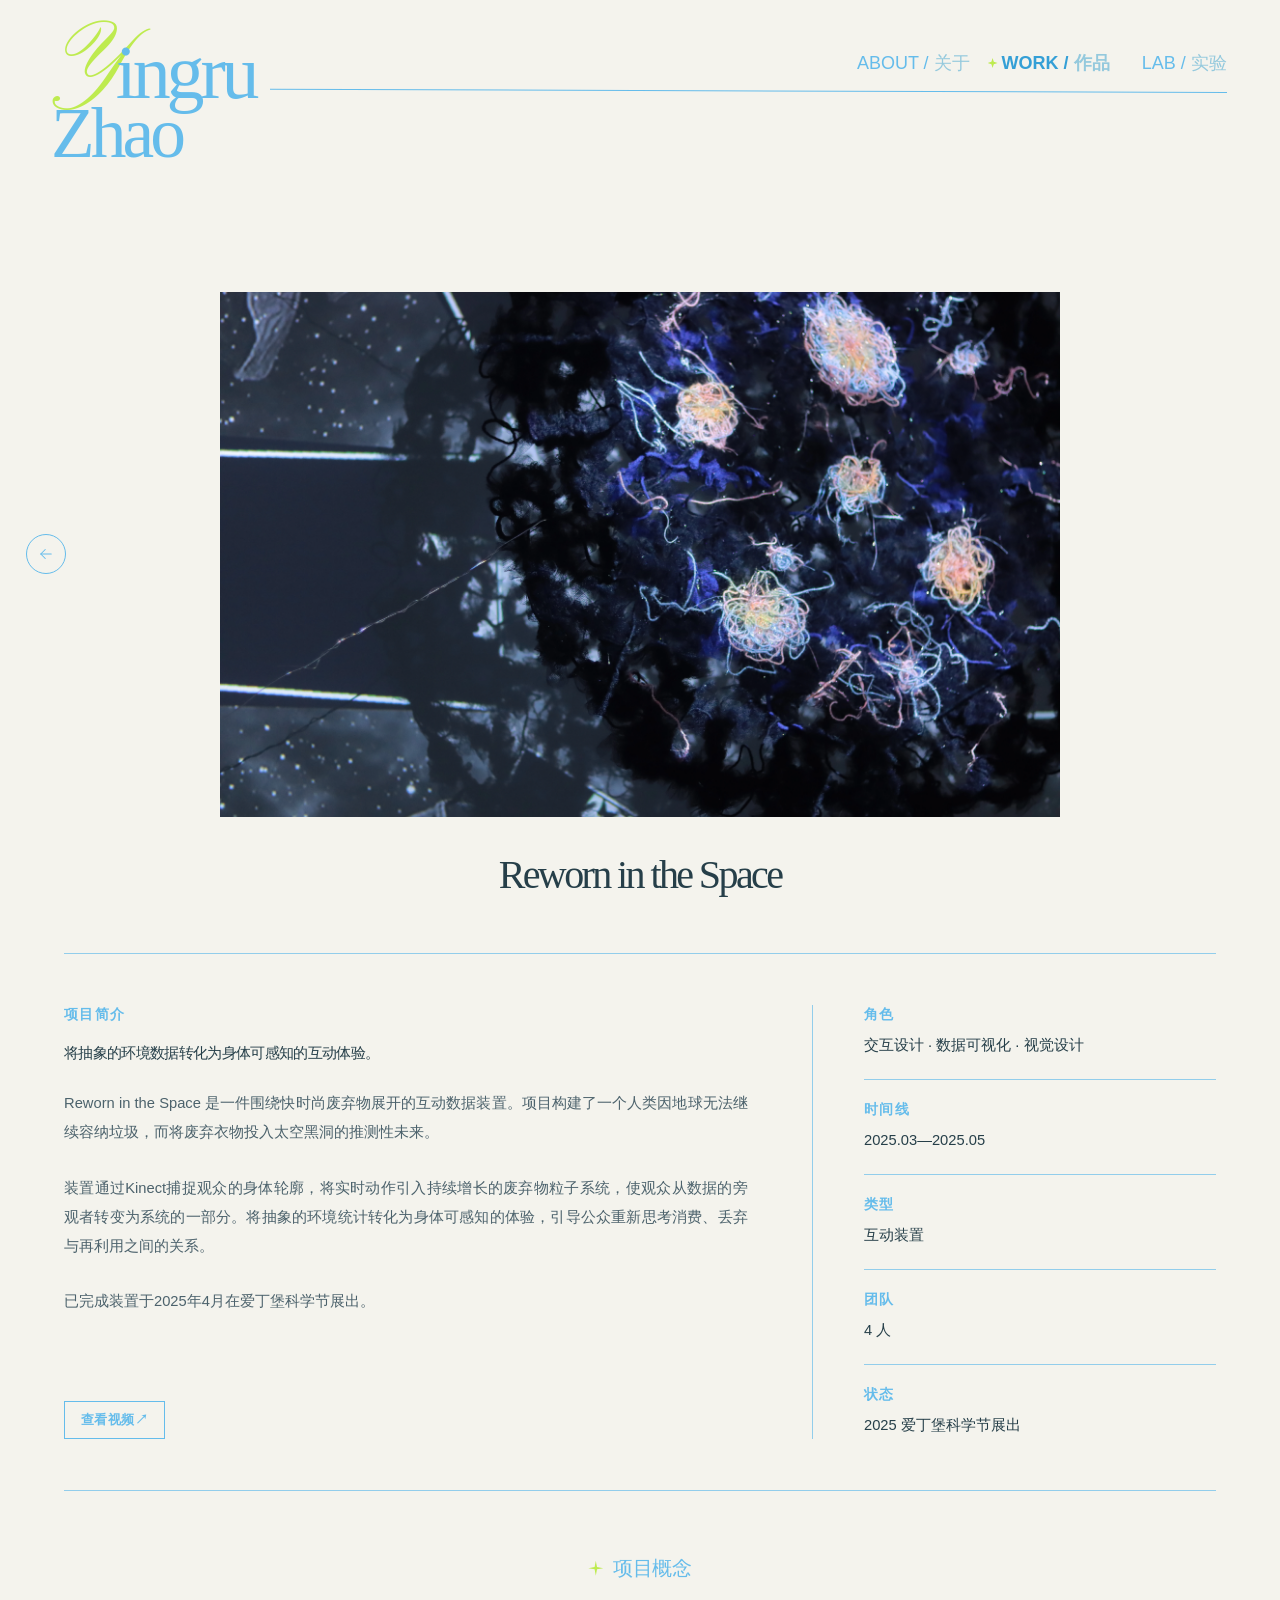
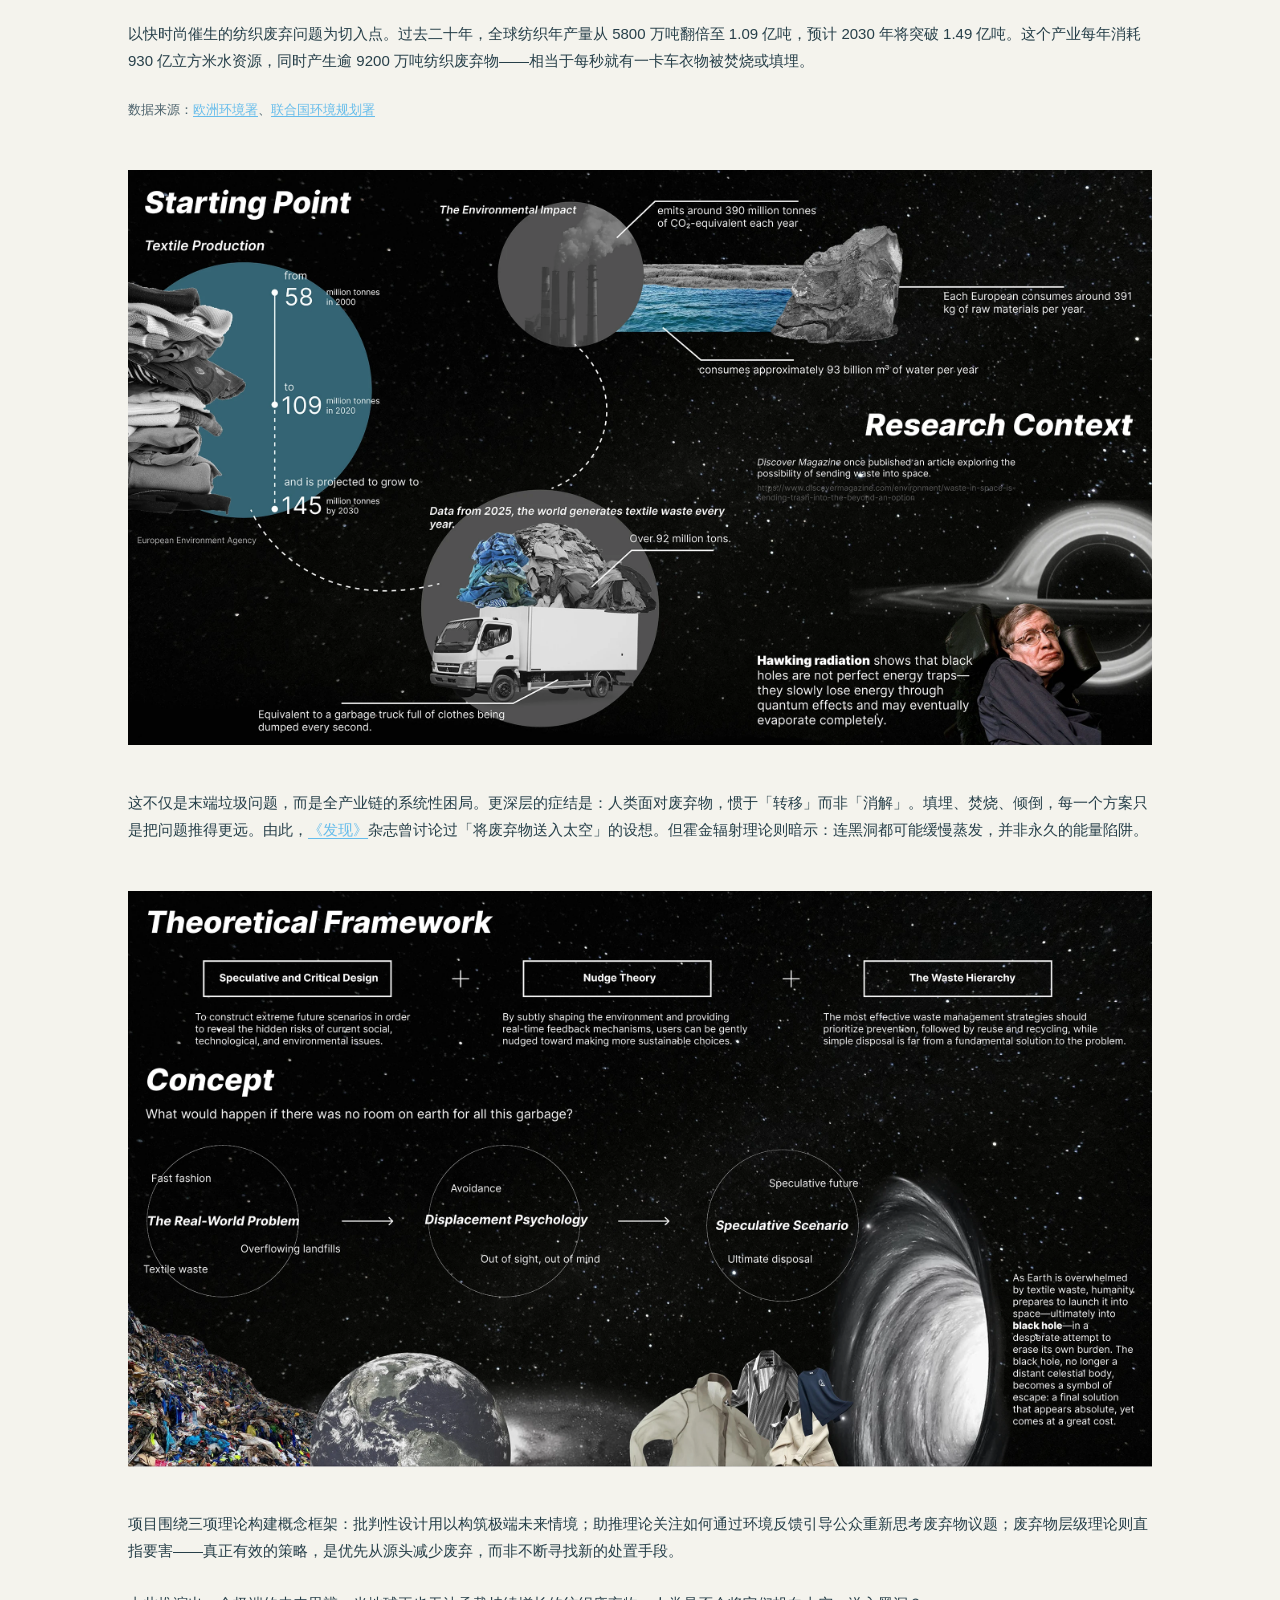
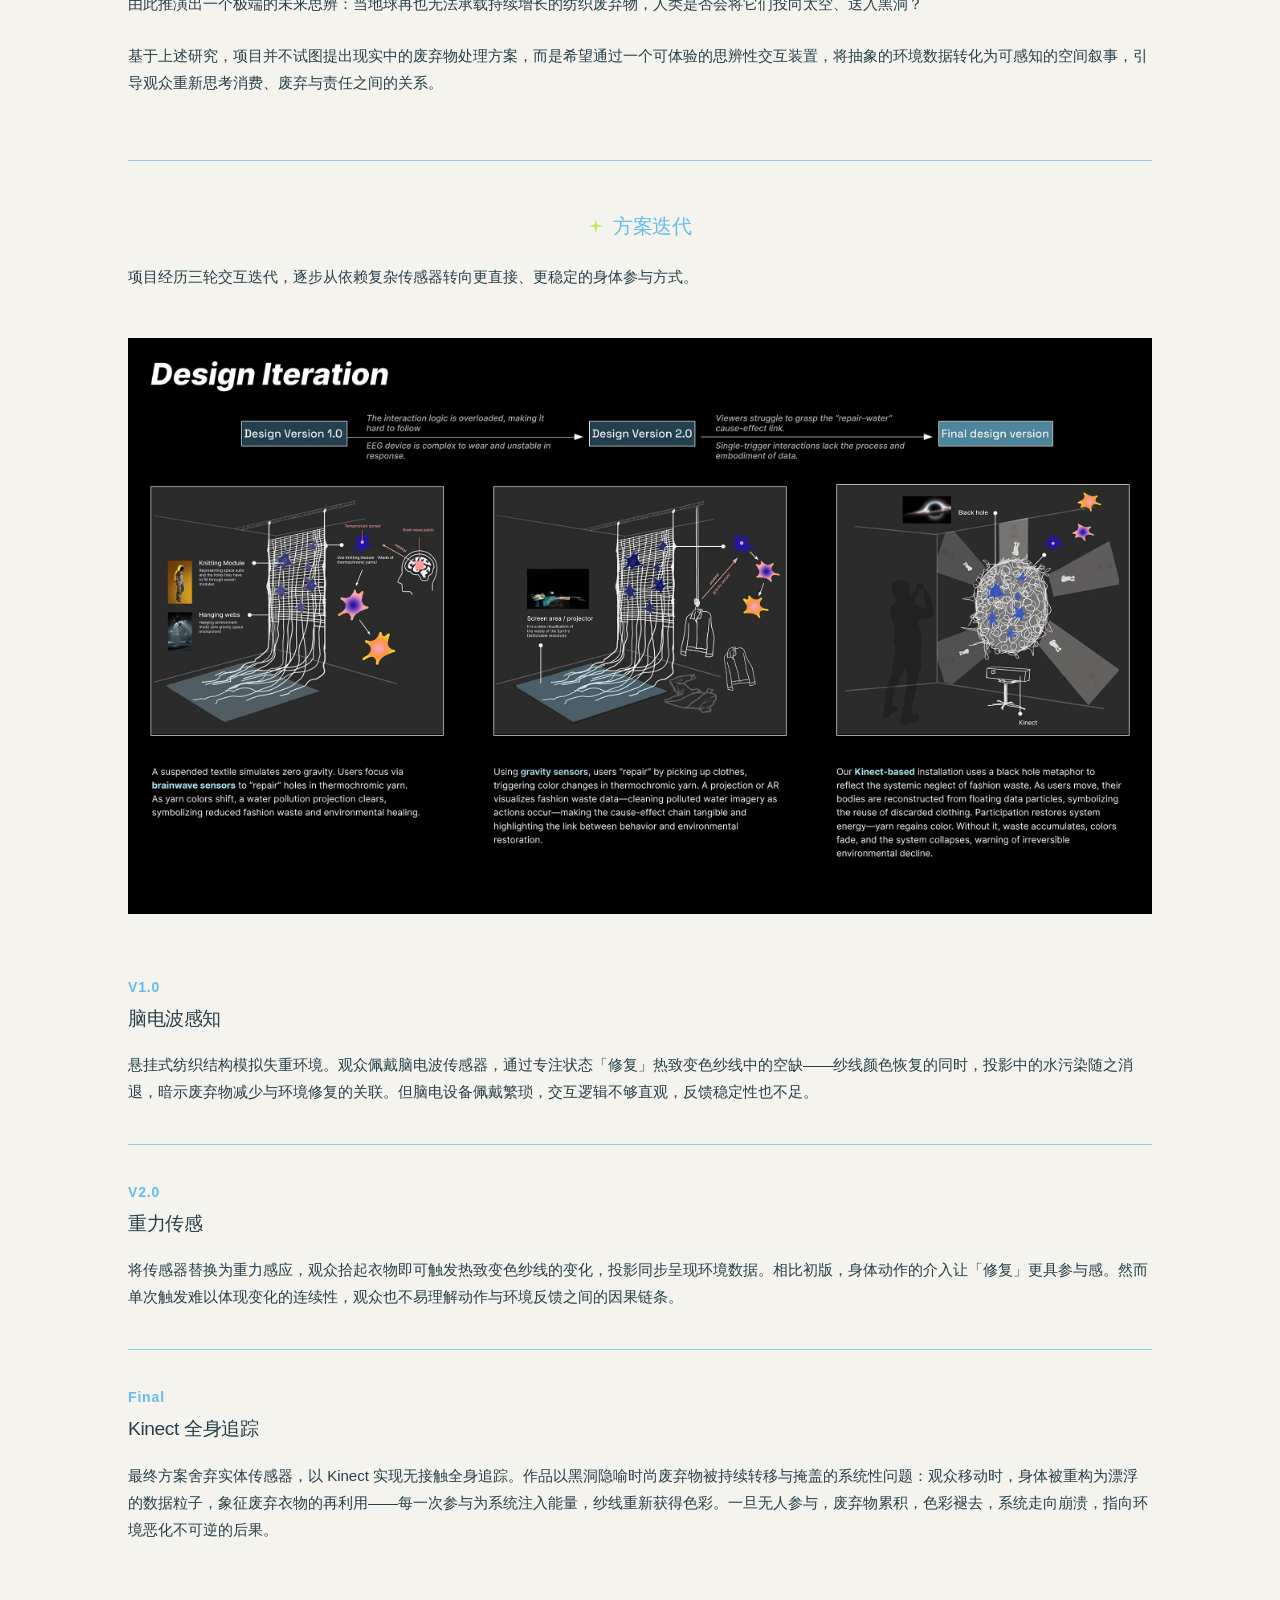
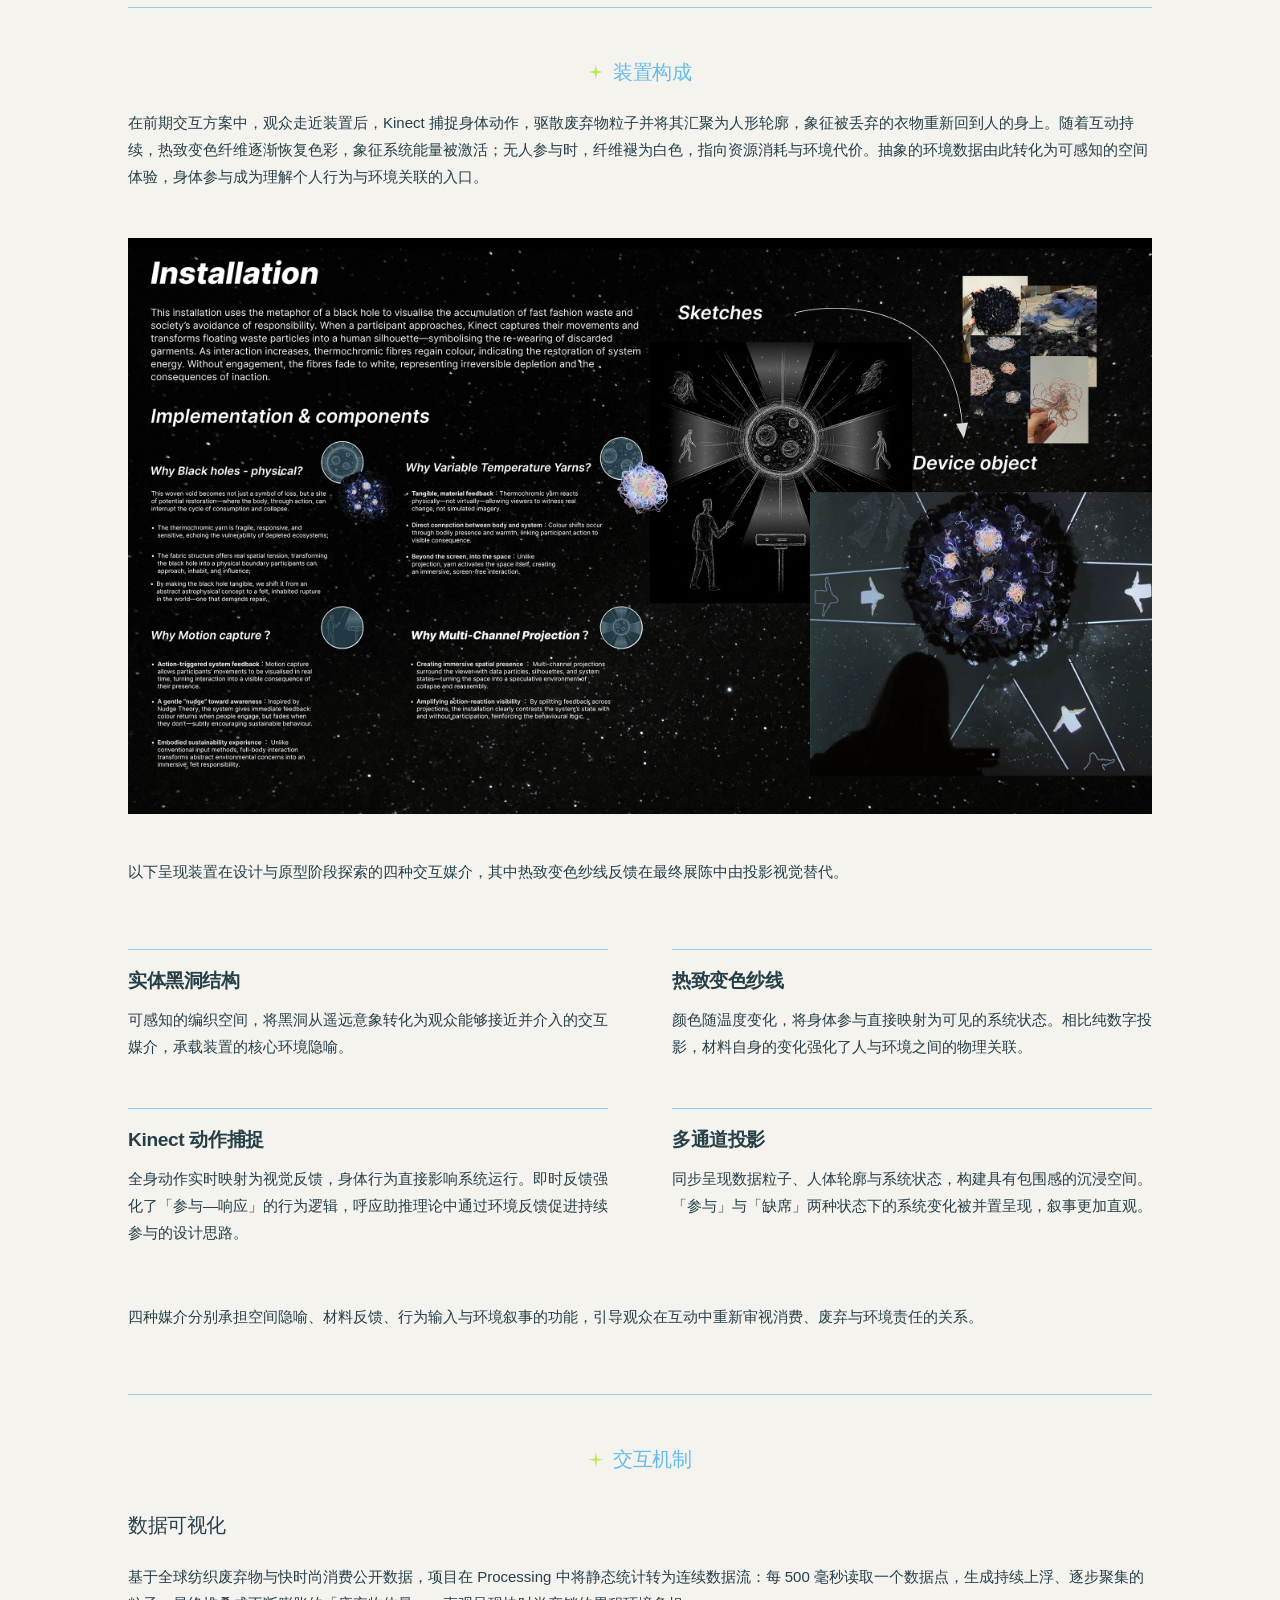
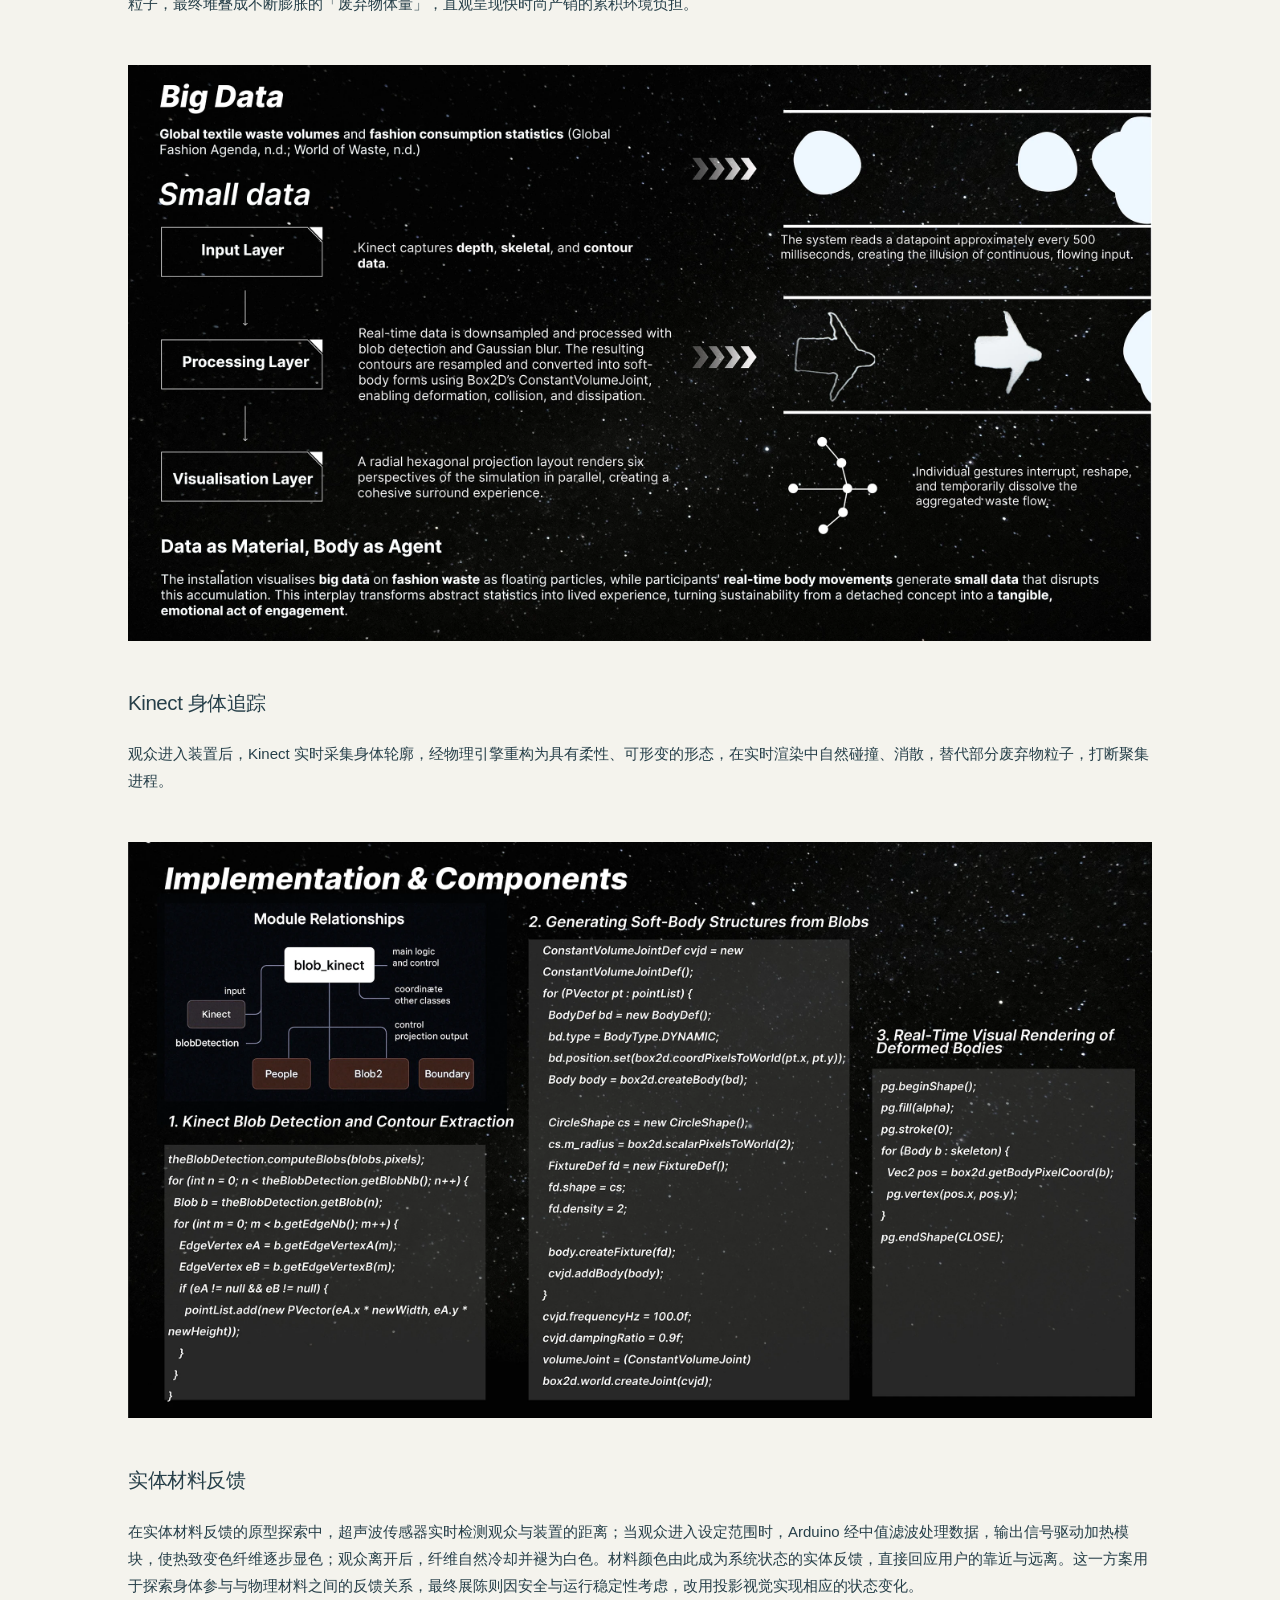
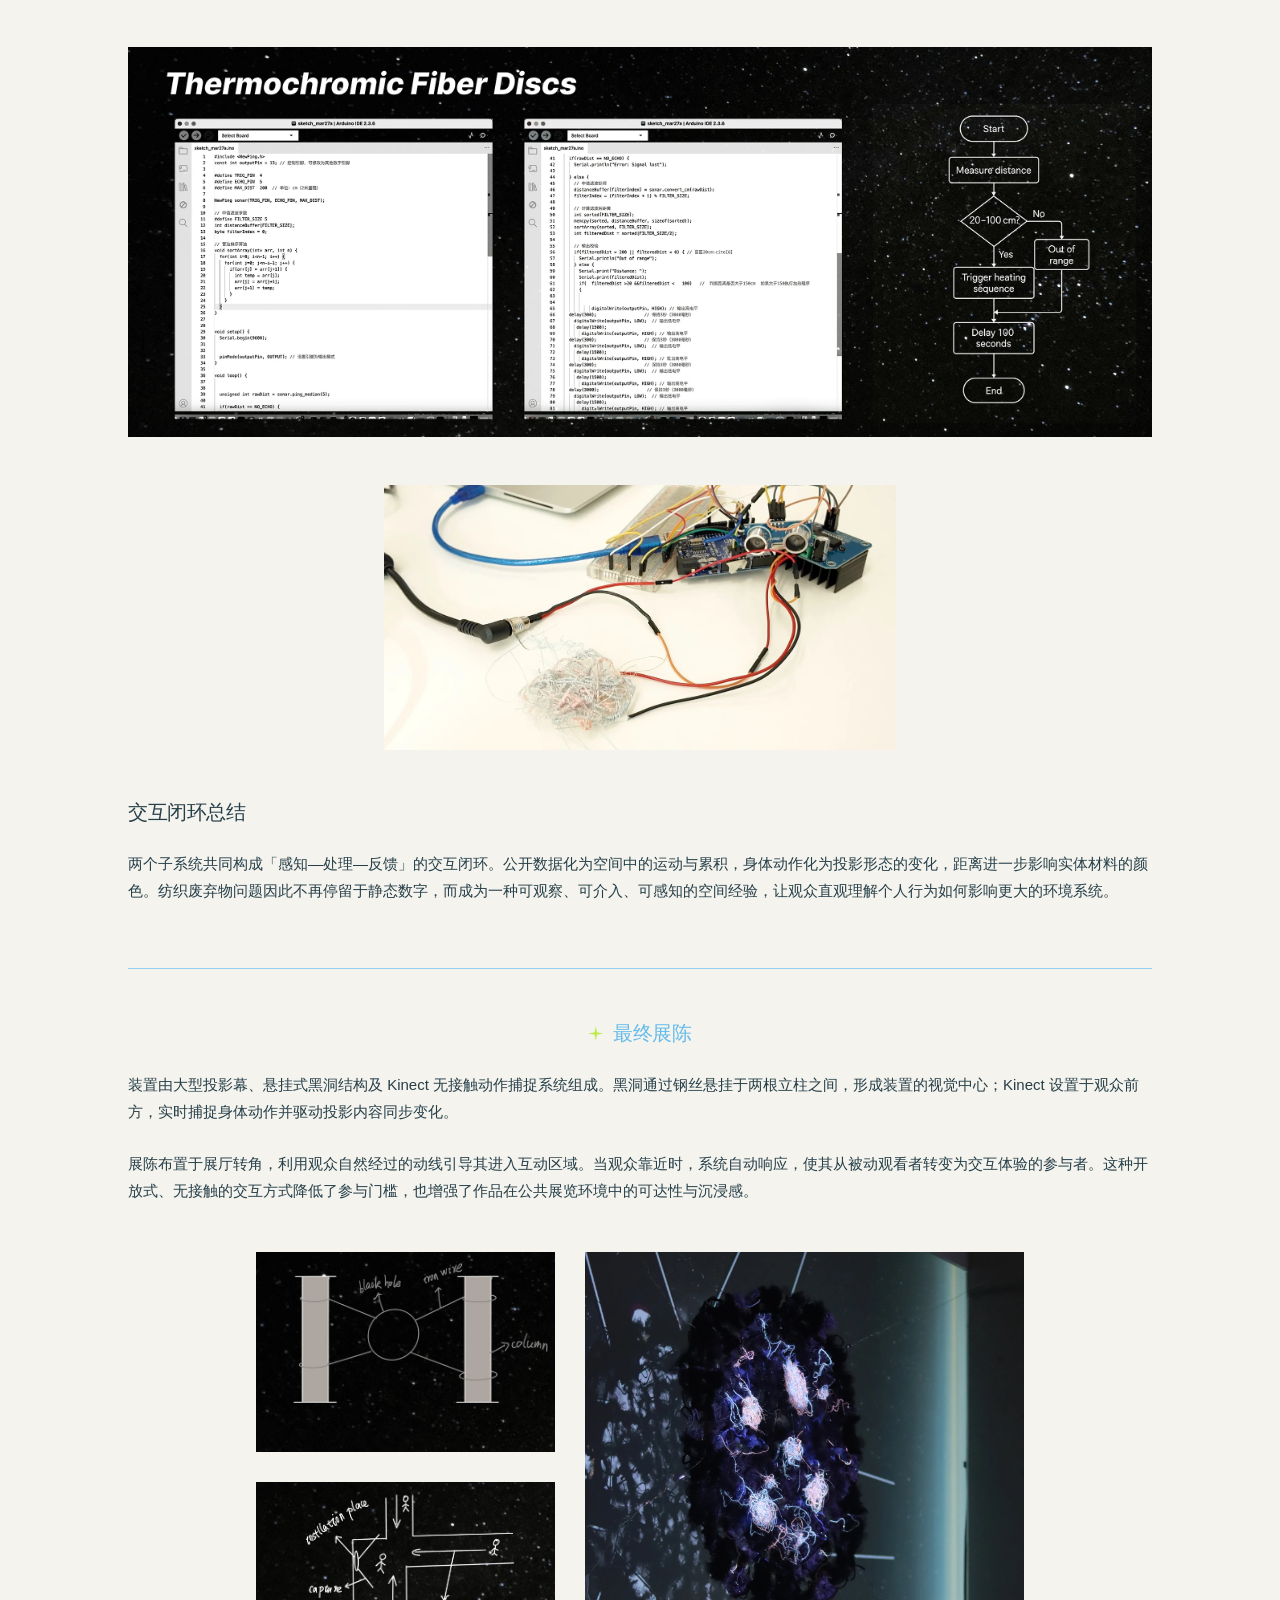
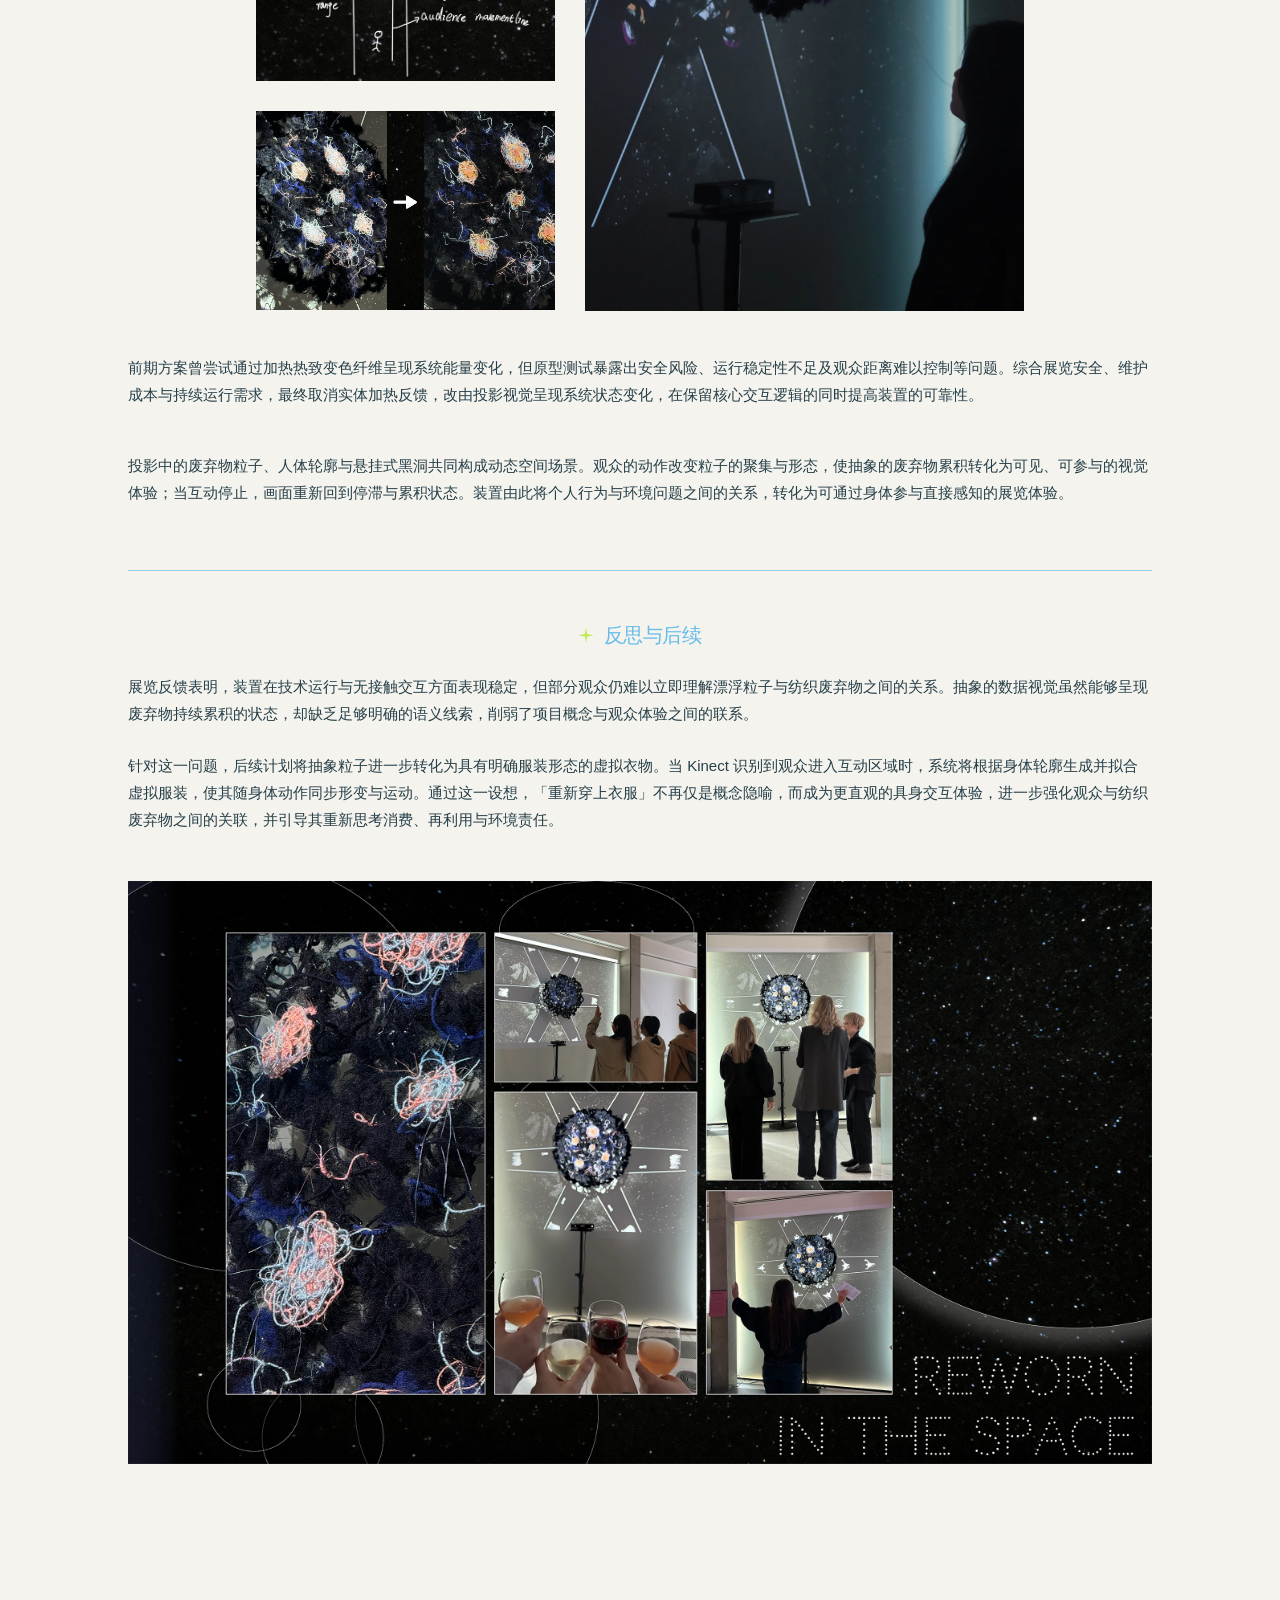
<file: work/reworn-in-the-space/index.html>
<!doctype html>
<html lang="zh-CN" class="birdsong-detail-document reworn-detail-document">
  <head>
    <meta charset="UTF-8" />
    <meta name="viewport" content="width=device-width, initial-scale=1.0" />
    <title>Reworn in the Space — Yingru Zhao</title>
  <link rel="stylesheet" href="../../styles/project-detail.css" />
  <link rel="stylesheet" href="../../site-chrome.css" />
  <link rel="stylesheet" href="../../styles/reworn.css" />
  <script src="../../scripts/project-mobile-section-nav.js" defer></script>
  </head>
  <body class="project-detail-page">
    <header>
      <a class="site-logo" href="../../index.html" aria-label="返回首页">
        <span class="site-logo__line site-logo__line--top">
          <span class="site-logo__primary">Yingru</span>
        </span>
        <span class="site-logo__line site-logo__line--bottom">
          <span class="site-logo__secondary">Zhao</span>
        </span>
      </a>

      <nav class="site-nav" aria-label="Primary navigation">
        <a class="site-nav__item" href="../../about.html">ABOUT<span class="site-nav__separator" aria-hidden="true"> / </span><span class="site-nav__chinese">关于</span></a>
        <a class="site-nav__item site-nav__item--active" href="../../work.html" aria-current="page">WORK<span class="site-nav__separator" aria-hidden="true"> / </span><span class="site-nav__chinese">作品</span></a>
        <a class="site-nav__item" href="../../lab.html">LAB<span class="site-nav__separator" aria-hidden="true"> / </span><span class="site-nav__chinese">实验</span></a>
      </nav>
      <div class="site-navigation-rule" aria-hidden="true"></div>
    </header>

    <nav class="birdsong-section-nav reworn-section-nav" aria-label="Reworn in the Space 项目章节">
      <a class="birdsong-section-nav__link is-active" href="#reworn-concept-title" aria-current="location">
        <span class="birdsong-section-nav__marker" aria-hidden="true"></span>
        <span>项目概念</span>
      </a>
      <a class="birdsong-section-nav__link" href="#reworn-iteration-title">
        <span class="birdsong-section-nav__marker" aria-hidden="true"></span>
        <span>方案迭代</span>
      </a>
      <a class="birdsong-section-nav__link" href="#components">
        <span class="birdsong-section-nav__marker" aria-hidden="true"></span>
        <span>装置构成</span>
      </a>
      <a class="birdsong-section-nav__link" href="#interaction-mechanism">
        <span class="birdsong-section-nav__marker" aria-hidden="true"></span>
        <span>交互机制</span>
      </a>
      <a class="birdsong-section-nav__link" href="#final-exhibition">
        <span class="birdsong-section-nav__marker" aria-hidden="true"></span>
        <span>最终展陈</span>
      </a>
      <a class="birdsong-section-nav__link" href="#reflection">
        <span class="birdsong-section-nav__marker" aria-hidden="true"></span>
        <span>反思与后续</span>
      </a>
    </nav>

    <main class="project-detail">
      <section class="project-hero" aria-labelledby="project-title">
        <div class="project-media project-media--reworn" aria-label="Reworn in the Space hero visual">
          <a class="project-back" href="../../work.html" aria-label="返回作品列表" title="返回作品列表">
            <svg viewBox="0 0 24 24" aria-hidden="true"><path d="M19 12H5" /><path d="m11 6-6 6 6 6" /></svg>
          </a>
          <div class="project-hero-visual project-hero-visual--reworn">
            <img
              class="project-hero-visual__image"
              src="../../public/assets/images/work/Reworn%20in%20the%20Space/hero.webp"
              alt="Reworn in the Space interactive installation project preview"
            />
          </div>
        </div>

        <h1 id="project-title" class="project-title">Reworn in the Space</h1>
      </section>

      <section class="project-overview" aria-labelledby="overview-title">
        <div class="project-overview__content">
          <div class="project-overview__heading">
            <p id="overview-title" class="project-section-label">项目简介</p>
            <h2 class="project-statement">将抽象的环境数据转化为身体可感知的互动体验。</h2>
          </div>
          <p class="project-description">
            Reworn in the Space 是一件围绕快时尚废弃物展开的互动数据装置。项目构建了一个人类因地球无法继续容纳垃圾，而将废弃衣物投入太空黑洞的推测性未来。
          </p>
          <p class="project-description">
            装置通过Kinect捕捉观众的身体轮廓，将实时动作引入持续增长的废弃物粒子系统，使观众从数据的旁观者转变为系统的一部分。将抽象的环境统计转化为身体可感知的体验，引导公众重新思考消费、丢弃与再利用之间的关系。
          </p>
          <p class="project-description">
            已完成装置于2025年4月在爱丁堡科学节展出。
          </p>
          <div class="project-actions" aria-label="Reworn in the Space 项目链接">
            <a class="project-action" href="../../public/assets/videos/Reworninthe%20space.mp4" target="_blank" rel="noopener noreferrer">查看视频 <span class="cta-arrow" aria-hidden="true">↗︎</span></a>
          </div>
        </div>
        <dl class="project-meta" aria-label="项目信息">
          <div class="project-meta-item">
            <dt>角色</dt>
            <dd class="project-meta-value">交互设计 · 数据可视化 · 视觉设计</dd>
          </div>
          <div class="project-meta-item">
            <dt>时间线</dt>
            <dd class="project-meta-value">2025.03—2025.05</dd>
          </div>
          <div class="project-meta-item">
            <dt>类型</dt>
            <dd class="project-meta-value">互动装置</dd>
          </div>
          <div class="project-meta-item">
            <dt>团队</dt>
            <dd class="project-meta-value">4 人</dd>
          </div>
          <div class="project-meta-item">
            <dt>状态</dt>
            <dd class="project-meta-value">2025 爱丁堡科学节展出</dd>
          </div>
        </dl>
      </section>

      <div class="birdsong-case-study reworn-case-study">
        <section class="birdsong-research reworn-case-section" aria-labelledby="reworn-concept-title">
          <h2 id="reworn-concept-title" class="birdsong-research__title">项目概念</h2>

          <div class="birdsong-research__body">
            <p>以快时尚催生的纺织废弃问题为切入点。过去二十年，全球纺织年产量从 5800 万吨翻倍至 1.09 亿吨，预计 2030 年将突破 1.49 亿吨。这个产业每年消耗 930 亿立方米水资源，同时产生逾 9200 万吨纺织废弃物——相当于每秒就有一卡车衣物被焚烧或填埋。</p>
            <p class="reworn-case-source">数据来源：<a class="birdsong-research__link" href="https://www.eea.europa.eu/en/topics/in-depth/textiles" target="_blank" rel="noopener noreferrer">欧洲环境署</a>、<a class="birdsong-research__link" href="https://www.unep.org/ietc/news/statement/press-release-unsustainable-fashion-and-textiles-focus-international-day-zero-waste" target="_blank" rel="noopener noreferrer">联合国环境规划署</a></p>
          </div>

          <figure class="birdsong-research__visual">
            <img
              src="../../public/assets/images/work/Reworn%20in%20the%20Space/1.webp"
              width="2550"
              height="1434"
              loading="lazy"
              decoding="async"
              alt="纺织生产增长、环境影响与将废弃物送入太空设想的研究拼贴"
            />
          </figure>

          <div class="birdsong-case-section__body birdsong-case-section__body--after-visual">
            <p>这不仅是末端垃圾问题，而是全产业链的系统性困局。更深层的症结是：人类面对废弃物，惯于「转移」而非「消解」。填埋、焚烧、倾倒，每一个方案只是把问题推得更远。由此，<a class="birdsong-research__link" href="https://www.discovermagazine.com/humanity-has-a-trash-problem-launching-it-into-space-isnt-the-solution-43075" target="_blank" rel="noopener noreferrer">《发现》</a>杂志曾讨论过「将废弃物送入太空」的设想。但霍金辐射理论则暗示：连黑洞都可能缓慢蒸发，并非永久的能量陷阱。</p>
          </div>

          <figure class="birdsong-research__visual">
            <img
              src="../../public/assets/images/work/Reworn%20in%20the%20Space/2.webp"
              width="2550"
              height="1434"
              loading="lazy"
              decoding="async"
              alt="批判性设计、助推理论与废弃物层级构成的项目理论和概念框架"
            />
          </figure>

          <div class="birdsong-case-section__body birdsong-case-section__body--after-visual">
            <p>项目围绕三项理论构建概念框架：批判性设计用以构筑极端未来情境；助推理论关注如何通过环境反馈引导公众重新思考废弃物议题；废弃物层级理论则直指要害——真正有效的策略，是优先从源头减少废弃，而非不断寻找新的处置手段。</p>
            <p>由此推演出一个极端的未来思辨：当地球再也无法承载持续增长的纺织废弃物，人类是否会将它们投向太空、送入黑洞？</p>
            <p>基于上述研究，项目并不试图提出现实中的废弃物处理方案，而是希望通过一个可体验的思辨性交互装置，将抽象的环境数据转化为可感知的空间叙事，引导观众重新思考消费、废弃与责任之间的关系。</p>
          </div>
        </section>

        <section class="birdsong-case-section birdsong-case-section--divided reworn-case-section" aria-labelledby="reworn-iteration-title">
          <h2 id="reworn-iteration-title" class="birdsong-research__title">方案迭代</h2>

          <div class="birdsong-case-section__body">
            <p>项目经历三轮交互迭代，逐步从依赖复杂传感器转向更直接、更稳定的身体参与方式。</p>
          </div>

          <figure class="birdsong-research__visual birdsong-case-section__visual">
            <img
              src="../../public/assets/images/work/Reworn%20in%20the%20Space/3.webp"
              width="2550"
              height="1434"
              loading="lazy"
              decoding="async"
              alt="从脑电波和重力传感到 Kinect 全身追踪的三轮交互方案迭代"
            />
          </figure>

          <div class="birdsong-iterations">
            <article class="birdsong-iteration">
              <p class="birdsong-iteration__version">V1.0</p>
              <h3 class="birdsong-iteration__title">脑电波感知</h3>
              <p class="birdsong-iteration__body">悬挂式纺织结构模拟失重环境。观众佩戴脑电波传感器，通过专注状态「修复」热致变色纱线中的空缺——纱线颜色恢复的同时，投影中的水污染随之消退，暗示废弃物减少与环境修复的关联。但脑电设备佩戴繁琐，交互逻辑不够直观，反馈稳定性也不足。</p>
            </article>

            <article class="birdsong-iteration">
              <p class="birdsong-iteration__version">V2.0</p>
              <h3 class="birdsong-iteration__title">重力传感</h3>
              <p class="birdsong-iteration__body">将传感器替换为重力感应，观众拾起衣物即可触发热致变色纱线的变化，投影同步呈现环境数据。相比初版，身体动作的介入让「修复」更具参与感。然而单次触发难以体现变化的连续性，观众也不易理解动作与环境反馈之间的因果链条。</p>
            </article>

            <article class="birdsong-iteration">
              <p class="birdsong-iteration__version">Final</p>
              <h3 class="birdsong-iteration__title">Kinect 全身追踪</h3>
              <p class="birdsong-iteration__body">最终方案舍弃实体传感器，以 Kinect 实现无接触全身追踪。作品以黑洞隐喻时尚废弃物被持续转移与掩盖的系统性问题：观众移动时，身体被重构为漂浮的数据粒子，象征废弃衣物的再利用——每一次参与为系统注入能量，纱线重新获得色彩。一旦无人参与，废弃物累积，色彩褪去，系统走向崩溃，指向环境恶化不可逆的后果。</p>
            </article>
          </div>
        </section>

        <section class="birdsong-case-section birdsong-case-section--divided reworn-case-section" aria-labelledby="components">
          <h2 id="components" class="birdsong-research__title">装置构成</h2>

          <div class="birdsong-case-section__body">
            <p>在前期交互方案中，观众走近装置后，Kinect 捕捉身体动作，驱散废弃物粒子并将其汇聚为人形轮廓，象征被丢弃的衣物重新回到人的身上。随着互动持续，热致变色纤维逐渐恢复色彩，象征系统能量被激活；无人参与时，纤维褪为白色，指向资源消耗与环境代价。抽象的环境数据由此转化为可感知的空间体验，身体参与成为理解个人行为与环境关联的入口。</p>
          </div>

          <figure class="birdsong-research__visual birdsong-case-section__visual">
            <img
              src="../../public/assets/images/work/Reworn%20in%20the%20Space/4.webp"
              width="2550"
              height="1434"
              loading="lazy"
              decoding="async"
              alt="黑洞装置的交互构想、材料选择、空间草图与实体制作记录"
            />
          </figure>

          <div class="birdsong-case-section__body reworn-components-intro">
            <p>以下呈现装置在设计与原型阶段探索的四种交互媒介，其中热致变色纱线反馈在最终展陈中由投影视觉替代。</p>
          </div>

          <div class="birdsong-technical-grid" aria-label="装置媒介构成">
            <article class="birdsong-technical-item">
              <h3>实体黑洞结构</h3>
              <p>可感知的编织空间，将黑洞从遥远意象转化为观众能够接近并介入的交互媒介，承载装置的核心环境隐喻。</p>
            </article>
            <article class="birdsong-technical-item">
              <h3>热致变色纱线</h3>
              <p>颜色随温度变化，将身体参与直接映射为可见的系统状态。相比纯数字投影，材料自身的变化强化了人与环境之间的物理关联。</p>
            </article>
            <article class="birdsong-technical-item">
              <h3>Kinect 动作捕捉</h3>
              <p>全身动作实时映射为视觉反馈，身体行为直接影响系统运行。即时反馈强化了「参与—响应」的行为逻辑，呼应助推理论中通过环境反馈促进持续参与的设计思路。</p>
            </article>
            <article class="birdsong-technical-item">
              <h3>多通道投影</h3>
              <p>同步呈现数据粒子、人体轮廓与系统状态，构建具有包围感的沉浸空间。「参与」与「缺席」两种状态下的系统变化被并置呈现，叙事更加直观。</p>
            </article>
          </div>

          <div class="birdsong-case-section__body reworn-components-summary">
            <p>四种媒介分别承担空间隐喻、材料反馈、行为输入与环境叙事的功能，引导观众在互动中重新审视消费、废弃与环境责任的关系。</p>
          </div>
        </section>

        <section class="birdsong-case-section birdsong-case-section--divided reworn-case-section" aria-labelledby="interaction-mechanism">
          <h2 id="interaction-mechanism" class="birdsong-research__title">交互机制</h2>

          <h3 class="birdsong-case-section__content-title">数据可视化</h3>
          <div class="birdsong-case-section__body">
            <p>基于全球纺织废弃物与快时尚消费公开数据，项目在 Processing 中将静态统计转为连续数据流：每 500 毫秒读取一个数据点，生成持续上浮、逐步聚集的粒子，最终堆叠成不断膨胀的「废弃物体量」，直观呈现快时尚产销的累积环境负担。</p>
          </div>

          <figure class="birdsong-research__visual birdsong-case-section__visual">
            <img
              src="../../public/assets/images/work/Reworn%20in%20the%20Space/5.webp"
              width="2550"
              height="1434"
              loading="lazy"
              decoding="async"
              alt="纺织废弃数据流、Kinect 输入与粒子可视化之间的系统关系"
            />
          </figure>

          <h3 class="birdsong-case-section__content-title reworn-interaction-subheading">Kinect 身体追踪</h3>
          <div class="birdsong-case-section__body">
            <p>观众进入装置后，Kinect 实时采集身体轮廓，经物理引擎重构为具有柔性、可形变的形态，在实时渲染中自然碰撞、消散，替代部分废弃物粒子，打断聚集进程。</p>
          </div>

          <figure class="birdsong-research__visual birdsong-case-section__visual">
            <img
              src="../../public/assets/images/work/Reworn%20in%20the%20Space/6.webp"
              width="2550"
              height="1434"
              loading="lazy"
              decoding="async"
              alt="Kinect 轮廓提取、柔性形态生成与实时渲染的实现流程"
            />
          </figure>

          <h3 class="birdsong-case-section__content-title reworn-interaction-subheading">实体材料反馈</h3>
          <div class="birdsong-case-section__body">
            <p>在实体材料反馈的原型探索中，超声波传感器实时检测观众与装置的距离；当观众进入设定范围时，Arduino 经中值滤波处理数据，输出信号驱动加热模块，使热致变色纤维逐步显色；观众离开后，纤维自然冷却并褪为白色。材料颜色由此成为系统状态的实体反馈，直接回应用户的靠近与远离。这一方案用于探索身体参与与物理材料之间的反馈关系，最终展陈则因安全与运行稳定性考虑，改用投影视觉实现相应的状态变化。</p>
          </div>

          <figure class="birdsong-research__visual birdsong-case-section__visual">
            <img
              src="../../public/assets/images/work/Reworn%20in%20the%20Space/7.webp"
              width="2550"
              height="971"
              loading="lazy"
              decoding="async"
              alt="超声波测距与热致变色纤维加热控制的程序和流程图"
            />
          </figure>

          <figure class="birdsong-research__visual birdsong-case-section__visual reworn-consecutive-visual reworn-image-8">
            <img
              src="../../public/assets/images/work/Reworn%20in%20the%20Space/8.webp"
              width="2550"
              height="1310"
              loading="lazy"
              decoding="async"
              alt="Arduino、超声波传感器、加热模块与热致变色纤维的实体连接"
            />
          </figure>

          <h3 class="birdsong-case-section__content-title reworn-interaction-subheading">交互闭环总结</h3>
          <div class="birdsong-case-section__body">
            <p>两个子系统共同构成「感知—处理—反馈」的交互闭环。公开数据化为空间中的运动与累积，身体动作化为投影形态的变化，距离进一步影响实体材料的颜色。纺织废弃物问题因此不再停留于静态数字，而成为一种可观察、可介入、可感知的空间经验，让观众直观理解个人行为如何影响更大的环境系统。</p>
          </div>
        </section>

        <section class="birdsong-case-section birdsong-case-section--divided reworn-case-section" aria-labelledby="final-exhibition">
          <h2 id="final-exhibition" class="birdsong-research__title">最终展陈</h2>

          <div class="birdsong-case-section__body">
            <p>装置由大型投影幕、悬挂式黑洞结构及 Kinect 无接触动作捕捉系统组成。黑洞通过钢丝悬挂于两根立柱之间，形成装置的视觉中心；Kinect 设置于观众前方，实时捕捉身体动作并驱动投影内容同步变化。</p>
            <p>展陈布置于展厅转角，利用观众自然经过的动线引导其进入互动区域。当观众靠近时，系统自动响应，使其从被动观看者转变为交互体验的参与者。这种开放式、无接触的交互方式降低了参与门槛，也增强了作品在公共展览环境中的可达性与沉浸感。</p>
          </div>

          <div class="reworn-exhibition-gallery" aria-label="最终展陈空间与装置记录">
            <div class="reworn-exhibition-gallery__support">
              <figure class="birdsong-research__visual reworn-exhibition-gallery__item">
                <img
                  src="../../public/assets/images/work/Reworn%20in%20the%20Space/13.webp"
                  width="1333"
                  height="889"
                  loading="lazy"
                  decoding="async"
                  alt="黑洞结构与两根立柱的装置构想草图"
                />
              </figure>
              <figure class="birdsong-research__visual reworn-exhibition-gallery__item">
                <img
                  src="../../public/assets/images/work/Reworn%20in%20the%20Space/14.webp"
                  width="1333"
                  height="889"
                  loading="lazy"
                  decoding="async"
                  alt="展厅动线、观众位置与 Kinect 捕捉范围的空间草图"
                />
              </figure>
              <figure class="birdsong-research__visual reworn-exhibition-gallery__item">
                <img
                  src="../../public/assets/images/work/Reworn%20in%20the%20Space/11.webp"
                  width="2266"
                  height="1511"
                  loading="lazy"
                  decoding="async"
                  alt="热致变色纤维在不同状态下的颜色变化记录"
                />
              </figure>
            </div>
            <figure class="birdsong-research__visual reworn-exhibition-gallery__item reworn-exhibition-gallery__main">
              <img
                src="../../public/assets/images/work/Reworn%20in%20the%20Space/10.webp"
                width="1334"
                height="2000"
                loading="lazy"
                decoding="async"
                alt="观众与悬挂式黑洞及投影装置互动的展览现场"
              />
            </figure>
          </div>

          <div class="birdsong-case-section__body reworn-case-section__after-gallery">
            <p>前期方案曾尝试通过加热热致变色纤维呈现系统能量变化，但原型测试暴露出安全风险、运行稳定性不足及观众距离难以控制等问题。综合展览安全、维护成本与持续运行需求，最终取消实体加热反馈，改由投影视觉呈现系统状态变化，在保留核心交互逻辑的同时提高装置的可靠性。</p>
          </div>

          <div class="birdsong-case-section__body birdsong-case-section__body--after-visual">
            <p>投影中的废弃物粒子、人体轮廓与悬挂式黑洞共同构成动态空间场景。观众的动作改变粒子的聚集与形态，使抽象的废弃物累积转化为可见、可参与的视觉体验；当互动停止，画面重新回到停滞与累积状态。装置由此将个人行为与环境问题之间的关系，转化为可通过身体参与直接感知的展览体验。</p>
          </div>
        </section>

        <section class="birdsong-case-section birdsong-case-section--divided reworn-case-section" aria-labelledby="reflection">
          <h2 id="reflection" class="birdsong-research__title">反思与后续</h2>

          <div class="birdsong-case-section__body">
            <p>展览反馈表明，装置在技术运行与无接触交互方面表现稳定，但部分观众仍难以立即理解漂浮粒子与纺织废弃物之间的关系。抽象的数据视觉虽然能够呈现废弃物持续累积的状态，却缺乏足够明确的语义线索，削弱了项目概念与观众体验之间的联系。</p>
            <p>针对这一问题，后续计划将抽象粒子进一步转化为具有明确服装形态的虚拟衣物。当 Kinect 识别到观众进入互动区域时，系统将根据身体轮廓生成并拟合虚拟服装，使其随身体动作同步形变与运动。通过这一设想，「重新穿上衣服」不再仅是概念隐喻，而成为更直观的具身交互体验，进一步强化观众与纺织废弃物之间的关联，并引导其重新思考消费、再利用与环境责任。</p>
          </div>

          <figure class="birdsong-research__visual birdsong-case-section__visual">
            <img
              src="../../public/assets/images/work/Reworn%20in%20the%20Space/12.webp"
              width="2550"
              height="1452"
              loading="lazy"
              decoding="async"
              alt="Reworn in the Space 展览装置、参与者与虚拟服装概念关系的视觉记录"
            />
          </figure>
        </section>
      </div>
    </main>

    <script>
      (() => {
        const navigation = document.querySelector(".reworn-section-nav");
        const caseStudy = document.querySelector(".reworn-case-study");
        const links = navigation
          ? Array.from(navigation.querySelectorAll(".birdsong-section-nav__link"))
          : [];
        const sections = links
          .map((link) => document.querySelector(link.getAttribute("href"))?.closest("section"))
          .filter(Boolean);

        if (!navigation || !caseStudy || !links.length || !("IntersectionObserver" in window)) {
          return;
        }

        const readingLine = 144;
        const observerOptions = {
          root: null,
          rootMargin: `-${readingLine}px 0px -65% 0px`,
          threshold: [0, 0.01],
        };

        const setActive = (id) => {
          links.forEach((link) => {
            const active = link.hash === `#${id}`;
            link.classList.toggle("is-active", active);
            if (active) {
              link.setAttribute("aria-current", "location");
            } else {
              link.removeAttribute("aria-current");
            }
          });
        };

        setActive("reworn-concept-title");

        const visibilityObserver = new IntersectionObserver(([entry]) => {
          navigation.classList.toggle("is-visible", entry.isIntersecting);
        }, observerOptions);

        const sectionObserver = new IntersectionObserver((entries) => {
          const current = entries
            .filter((entry) => entry.isIntersecting)
            .sort(
              (a, b) =>
                Math.abs(a.boundingClientRect.top - readingLine) -
                Math.abs(b.boundingClientRect.top - readingLine),
            )[0];

          const heading = current?.target.querySelector(".birdsong-research__title");
          if (heading) {
            setActive(heading.id);
          }
        }, observerOptions);

        visibilityObserver.observe(caseStudy);
        sections.forEach((section) => sectionObserver.observe(section));
      })();
    </script>
  </body>
</html>
</file>
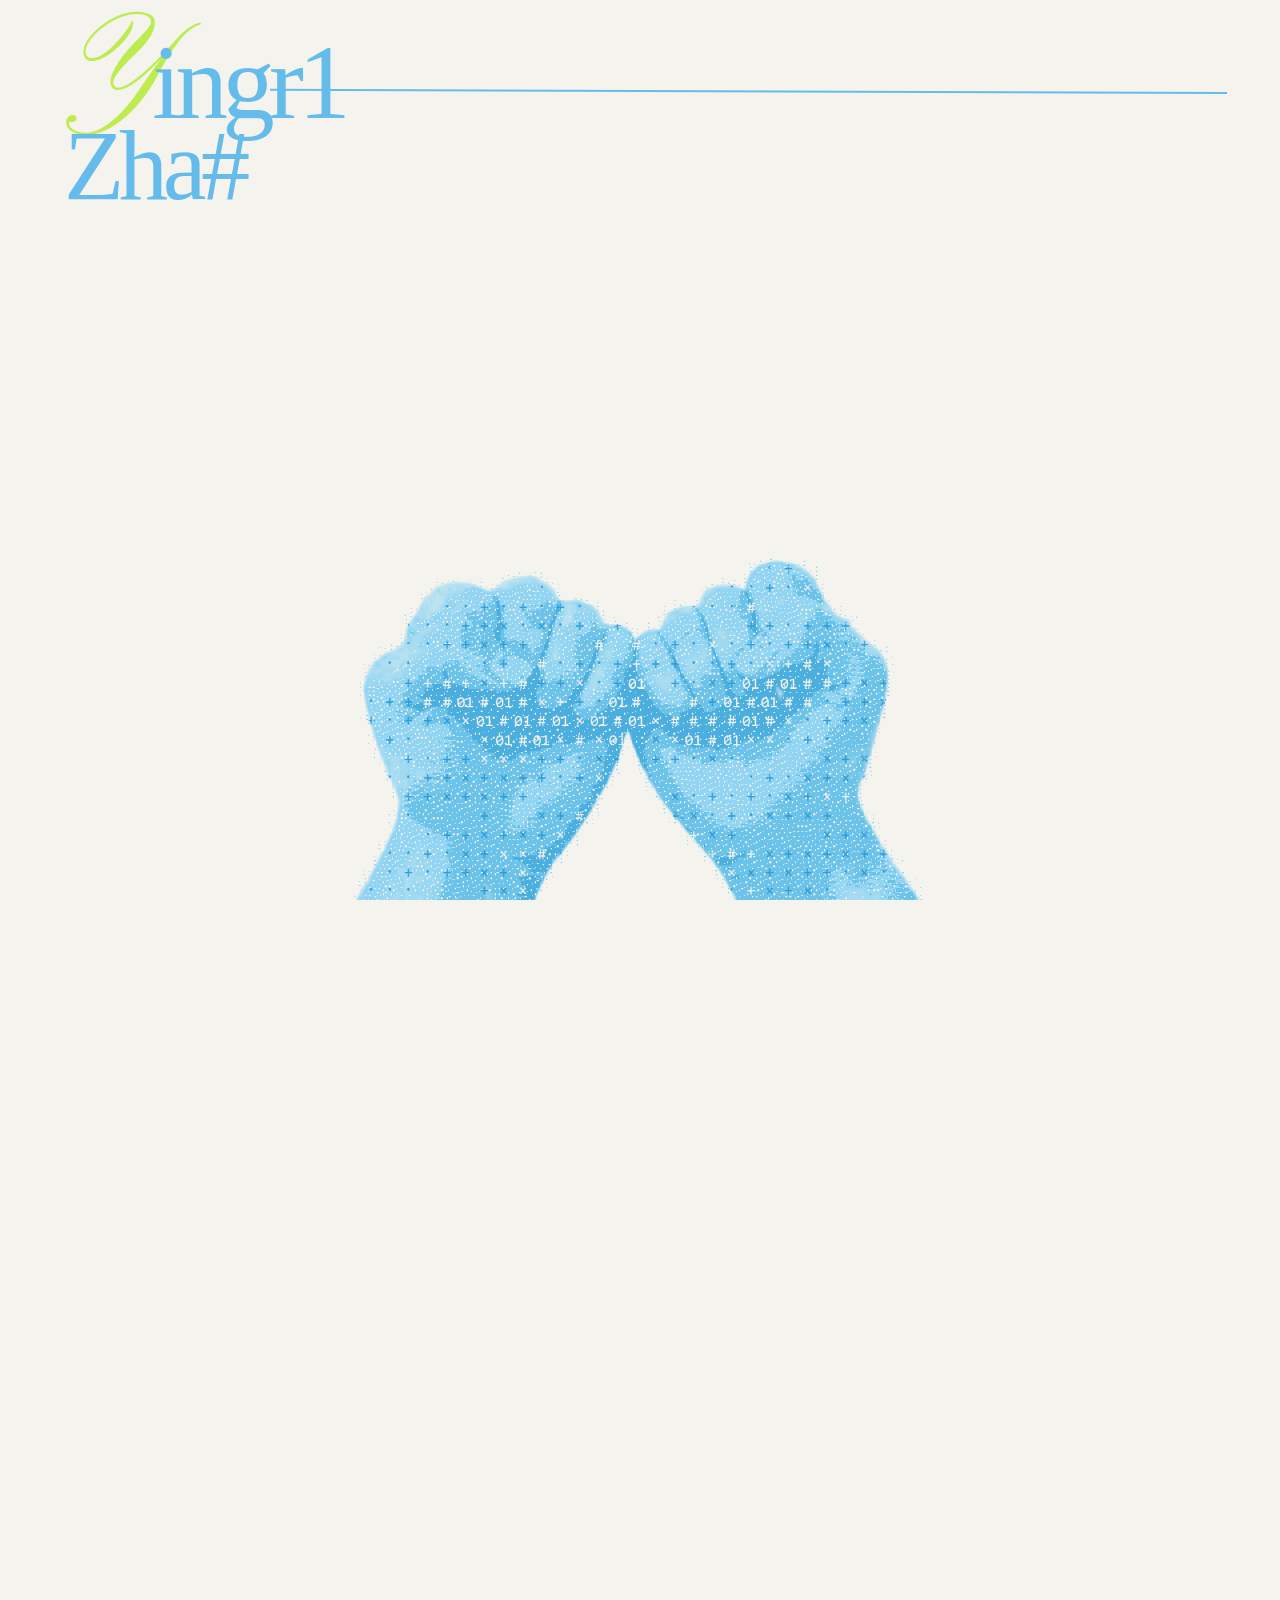
<file: about-fragment-test.html>
<!doctype html>
<html lang="zh-CN">

<head>
  <meta charset="UTF-8" />
  <meta name="viewport" content="width=device-width, initial-scale=1.0" />
  <title>About Fragment Prototype</title>
  <style>
    @import url("https://fonts.googleapis.com/css2?family=Pinyon+Script&display=swap");

    :root {
      color-scheme: light;
      background: #f4f3ed;
    }

    * {
      box-sizing: border-box;
    }

    html,
    body {
      margin: 0;
      min-height: 100%;
      background: #f4f3ed;
    }

    body {
      font-family: ui-monospace, SFMono-Regular, Menlo, Monaco, Consolas,
        "Liberation Mono", monospace;
    }

    .scroll-track {
      height: 200vh;
    }

    .sticky-stage {
      position: sticky;
      top: 0;
      width: 100%;
      height: 100vh;
      overflow: hidden;
      background: #f4f3ed;
    }

    .hand-frame {
      position: absolute;
      right: 0;
      left: 0;
      bottom: 0;
      display: block;
      width: min(100vw, 1920px);
      height: auto;
      max-height: 100vh;
      margin-inline: auto;
      object-fit: contain;
      object-position: bottom center;
      image-rendering: auto;
      transform: translateY(42vh);
      will-change: transform;
    }

    .hand-frame.is-entering {
      transform: translateY(0);
      transition: transform 900ms cubic-bezier(0.22, 1, 0.36, 1);
    }

    .hand-frame.is-settled {
      transform: none;
      transition: none;
      will-change: auto;
    }

    .display-name {
      position: absolute;
      z-index: 3;
      top: calc(clamp(38px, 6vh, 75px) - 28px);
      left: clamp(38px, 5vw, 76px);
      display: flex;
      flex-direction: column;
      width: fit-content;
      margin: 0;
      color: #65bceb;
      font-family: "Palatino Linotype", Palatino, "Book Antiqua", Georgia, serif;
      font-size: clamp(82px, 8.2vw, 126px);
      font-style: normal;
      font-weight: 400;
      line-height: 0.9;
      letter-spacing: -0.055em;
      opacity: 0;
      pointer-events: none;
      transform: translateY(-140%);
      will-change: transform, opacity;
    }

    .display-name.is-entering {
      opacity: 1;
      transform: translateY(0);
      transition:
        transform 900ms cubic-bezier(0.22, 1, 0.36, 1) 100ms,
        opacity 280ms ease-out 100ms;
    }

    .display-name-line {
      width: 100%;
      white-space: nowrap;
    }

    .display-name-line--top {
      position: relative;
      transform: translateY(-10px);
    }

    .display-name-line--top::before {
      content: "Yingru";
      display: block;
      visibility: hidden;
    }

    .display-name-primary {
      position: absolute;
      inset: 0;
    }

    .display-name.has-art-y .display-name-primary::first-letter {
      color: #beeb4f;
      font-family: "Pinyon Script", "Snell Roundhand", "Brush Script MT", cursive;
      font-size: 1.4286em;
      font-weight: 400;
    }

    .display-name-line--bottom {
      display: flex;
      align-items: center;
      justify-content: flex-start;
      margin-top: 0.06em;
    }

    .display-name-secondary {
      font-family: "Palatino Linotype", Palatino, "Book Antiqua", Georgia, serif;
      font-size: 0.94em;
      font-style: normal;
      font-weight: 400;
      letter-spacing: -0.055em;
      transform: translate(0px, -5px);
    }

    .top-navigation {
      position: absolute;
      z-index: 3;
      top: clamp(38px, 6vh, 74px);
      right: clamp(48px, 4.167vw, 96px);
      display: none;
      gap: 33px;
      margin: 0;
      padding: 0;
      color: #65bceb;
      font-family: Arial, Helvetica, sans-serif;
      font-size: 25px;
      font-style: normal;
      font-weight: 400;
      line-height: 1;
    }

    .top-navigation__item {
      white-space: nowrap;
    }

    .top-navigation-rule {
      position: absolute;
      z-index: 3;
      top: calc(clamp(112px, 13.33vh, 165px) - 28px);
      right: clamp(48px, 4.167vw, 96px);
      left: clamp(190px, 21.1vw, 486px);
      height: 2px;
      background: #65bceb;
      opacity: 0;
      transform: translateY(-140%) rotate(0.2deg);
      transform-origin: right center;
      will-change: transform, opacity;
    }

    .top-navigation-rule.is-entering {
      opacity: 1;
      transform: translateY(0) rotate(0.2deg);
      transition:
        transform 1200ms cubic-bezier(0.22, 1, 0.36, 1) 100ms,
        opacity 1000ms ease-out 100ms;
    }

    @media (max-width: 600px) {
      .display-name {
        font-size: clamp(62px, 18vw, 88px);
        line-height: 0.9;
      }
    }

    .scroll-hint {
      position: absolute;
      z-index: 3;
      left: clamp(38px, 5vw, 76px);
      bottom: clamp(24px, 2.75vh, 34px);
      color: #65bceb;
      font-family: "Microsoft YaHei", "PingFang SC", "Hiragino Sans GB",
        "Noto Sans CJK SC", "Source Han Sans SC", sans-serif;
      font-size: 19px;
      font-weight: 400;
      line-height: 1.225;
      letter-spacing: 1.68px;
      opacity: 0;
      pointer-events: none;
      transform: translateY(5px);
    }

    .scroll-hint.is-visible {
      opacity: 1;
      transform: translateY(0);
      transition:
        opacity 400ms ease,
        transform 400ms cubic-bezier(0.22, 1, 0.36, 1);
    }

    .scroll-hint.is-consumed {
      opacity: 0;
      transform: translateY(3px);
      transition:
        opacity 300ms ease,
        transform 300ms cubic-bezier(0.22, 1, 0.36, 1);
    }

    .scroll-hint__text {
      white-space: nowrap;
    }

    .scroll-hint__eyebrow {
      display: block;
      margin-bottom: 2px;
      color: inherit;
      font-family: Arial, Helvetica, sans-serif;
      font-size: 13.3px;
      font-weight: 400;
      letter-spacing: 0;
      line-height: 1;
    }

    .scroll-hint__arrow {
      display: inline-block;
      margin-left: 0;
      color: inherit;
      font-size: 16px;
      font-weight: 400;
      line-height: 1;
      letter-spacing: 0;
      opacity: 0;
      transition: opacity 280ms ease;
    }

    .scroll-hint__arrow.is-visible {
      opacity: 1;
    }

    @media (max-width: 600px) {
      .scroll-hint {
        bottom: 28px;
        font-size: 13px;
        letter-spacing: 0.08em;
      }

      .top-navigation {
        top: 38px;
        right: 38px;
        gap: 16px;
        font-size: 14px;
      }

      .top-navigation-rule {
        top: 62px;
        right: 38px;
        left: 38px;
      }
    }

    .fragment-layer,
    .debug-markers {
      position: absolute;
      z-index: 2;
      inset: 0;
      overflow: hidden;
      pointer-events: none;
    }

    .fragment-group {
      position: absolute;
      inset: 0;
    }

    .symbol-glow {
      --glow-scale: 1;
      position: absolute;
      z-index: 1;
      top: 0;
      left: 0;
      opacity: 0;
      pointer-events: none;
      transform: translate(-50%, -50%) scale(var(--glow-scale));
      transform-origin: 50% 50%;
      will-change: opacity;
    }

    .four-point-glow {
      width: 300px;
      height: 350px;
    }

    .four-point-glow::before,
    .four-point-glow::after {
      content: "";
      position: absolute;
      top: 50%;
      left: 50%;
      border-radius: 50%;
      filter: blur(22px);
      transform: translate(-50%, -50%);
    }

    .four-point-glow::before {
      width: 46px;
      height: 304px;
      background: radial-gradient(ellipse at center,
          rgb(217 245 106 / 42%) 0%,
          rgb(190 235 79 / 30%) 38%,
          rgb(174 234 85 / 0%) 78%);
    }

    .four-point-glow::after {
      width: 272px;
      height: 44px;
      background: radial-gradient(ellipse at center,
          rgb(217 245 106 / 38%) 0%,
          rgb(190 235 79 / 27%) 40%,
          rgb(174 234 85 / 0%) 80%);
    }

    .symbol-glow__core {
      position: absolute;
      z-index: 1;
      top: 50%;
      left: 50%;
      width: 88px;
      height: 88px;
      border-radius: 50%;
      background: radial-gradient(circle at center,
          rgb(217 245 106 / 58%) 0%,
          rgb(190 235 79 / 32%) 42%,
          rgb(174 234 85 / 0%) 76%);
      filter: blur(11px);
      transform: translate(-50%, -50%);
    }

    .lab-five-glow {
      width: 220px;
      height: 210px;
      transform: translate(-50%, -50%) rotate(20deg) scale(var(--glow-scale));
    }

    .lab-five-glow::before {
      content: "";
      position: absolute;
      z-index: 0;
      top: 50%;
      left: 50%;
      width: 172px;
      height: 156px;
      border-radius: 50%;
      background: radial-gradient(ellipse at 50% 52%,
          rgb(217 245 106 / 50%) 0%,
          rgb(190 235 79 / 36%) 30%,
          rgb(174 234 85 / 20%) 52%,
          rgb(174 234 85 / 8%) 68%,
          rgb(174 234 85 / 0%) 86%);
      filter: blur(16px);
      transform: translate(-50%, -50%);
    }

    .lab-glow-node {
      position: absolute;
      z-index: 1;
      width: 62px;
      height: 62px;
      border-radius: 50%;
      background: radial-gradient(circle at center,
          rgb(217 245 106 / 35%) 0%,
          rgb(190 235 79 / 20%) 42%,
          rgb(174 234 85 / 0%) 78%);
      filter: blur(20px);
      transform: translate(-50%, -50%);
    }

    .lab-glow-node:nth-child(1) {
      top: 10%;
      left: 50%;
    }

    .lab-glow-node:nth-child(2) {
      top: 39%;
      left: 82%;
    }

    .lab-glow-node:nth-child(3) {
      top: 79%;
      left: 70%;
    }

    .lab-glow-node:nth-child(4) {
      top: 79%;
      left: 30%;
    }

    .lab-glow-node:nth-child(5) {
      top: 39%;
      left: 18%;
    }

    .lab-glow-node:nth-child(6) {
      top: 53%;
      left: 50%;
      width: 70px;
      height: 70px;
      background: radial-gradient(circle at center,
          rgb(217 245 106 / 58%) 0%,
          rgb(190 235 79 / 32%) 42%,
          rgb(174 234 85 / 0%) 76%);
      filter: blur(11px);
    }

    .work-main-glow {
      width: 260px;
      height: 250px;
    }

    .work-main-glow::before {
      content: "";
      position: absolute;
      z-index: 0;
      top: 50%;
      left: 50%;
      width: 220px;
      height: 190px;
      border-radius: 50%;
      background: radial-gradient(ellipse at 50% 52%,
          rgb(217 245 106 / 50%) 0%,
          rgb(190 235 79 / 36%) 30%,
          rgb(174 234 85 / 20%) 52%,
          rgb(174 234 85 / 8%) 68%,
          rgb(174 234 85 / 0%) 86%);
      filter: blur(18px);
      transform: translate(-50%, -50%);
    }

    .work-glow-node {
      position: absolute;
      z-index: 1;
      width: 72px;
      height: 72px;
      border-radius: 50%;
      background: radial-gradient(circle at center,
          rgb(217 245 106 / 36%) 0%,
          rgb(190 235 79 / 21%) 42%,
          rgb(174 234 85 / 0%) 78%);
      filter: blur(21px);
      transform: translate(-50%, -50%);
    }

    .work-glow-node:nth-child(1) {
      top: 12%;
      left: 50%;
    }

    .work-glow-node:nth-child(2) {
      top: 39%;
      left: 83%;
    }

    .work-glow-node:nth-child(3) {
      top: 78%;
      left: 71%;
    }

    .work-glow-node:nth-child(4) {
      top: 78%;
      left: 29%;
    }

    .work-glow-node:nth-child(5) {
      top: 39%;
      left: 17%;
    }

    .work-glow-node:nth-child(6) {
      top: 52%;
      left: 50%;
      width: 82px;
      height: 82px;
      background: radial-gradient(circle at center,
          rgb(217 245 106 / 58%) 0%,
          rgb(190 235 79 / 32%) 42%,
          rgb(174 234 85 / 0%) 76%);
      filter: blur(11px);
    }

    .work-spark-glow {
      width: 104px;
      height: 118px;
    }

    .work-spark-glow::before,
    .work-spark-glow::after {
      content: "";
      position: absolute;
      top: 50%;
      left: 50%;
      border-radius: 50%;
      background: radial-gradient(ellipse at center,
          rgb(217 245 106 / 40%) 0%,
          rgb(190 235 79 / 24%) 42%,
          rgb(174 234 85 / 0%) 80%);
      filter: blur(12px);
      transform: translate(-50%, -50%);
    }

    .work-spark-glow::before {
      width: 24px;
      height: 104px;
    }

    .work-spark-glow::after {
      width: 92px;
      height: 22px;
    }

    .fragment-particle {
      --fragment-glow-opacity: 0;
      position: absolute;
      top: 0;
      left: 0;
      display: block;
      opacity: 0;
      transform-origin: 50% 50%;
      will-change: transform, opacity;
    }



    .fragment-particle::before {
      content: "";
      position: absolute;
      z-index: 0;
      top: 50%;
      left: 50%;
      width: 42px;
      height: 30px;
      border-radius: 50%;
      background: radial-gradient(
        ellipse at center,
        rgb(217 245 106 / 45%) 0%,
        rgb(190 235 79 / 28%) 38%,
        rgb(174 234 85 / 10%) 65%,
        rgb(174 234 85 / 0%) 100%
      );
      filter: blur(8px);
      opacity: var(--fragment-glow-opacity);
      transform: translate(-50%, -50%);
      pointer-events: none;
    }

    .fragment-char {
      position: relative;
      z-index: 1;
      display: block;
      color: #65bceb;
      font-family: Consolas, "Lucida Console", "DejaVu Sans Mono", monospace;
      font-size: clamp(16px, 1.25vw, 24px);
      font-weight: 400;
      line-height: 1;
      white-space: nowrap;
    }

    .module-hit-area {
      position: absolute;
      z-index: 3;
      top: 0;
      left: 0;
      padding: 0;
      background: transparent;
      border: 0;
      opacity: 0;
      pointer-events: none;
      cursor: default;
      transform: translate(-50%, -50%);
    }

    .module-hit-area.is-interactive {
      pointer-events: auto;
      cursor: pointer;
    }

    .module-label {
      position: absolute;
      z-index: 3;
      top: 0;
      left: 0;
      color: #355b6b;
      font-family: "Helvetica Neue", Helvetica, Arial, sans-serif;
      font-size: 25px;
      font-style: italic;
      font-weight: 500;
      line-height: 1;
      letter-spacing: -0.035em;
      text-transform: uppercase;
      white-space: nowrap;
      opacity: 0;
      pointer-events: none;
      transform: translateY(4px);
      transition:
        opacity 200ms ease,
        transform 200ms cubic-bezier(0.22, 1, 0.36, 1);
    }

    .module-label.is-visible {
      opacity: 1;
      transform: translateY(0);
    }

    .module-label.is-resetting {
      transition: none;
    }

    .debug-panel {
      display: none;
      position: fixed;
      z-index: 4;
      top: 16px;
      left: 16px;
      margin: 0;
      padding: 10px 12px;
      color: #17455d;
      background: rgb(244 243 237 / 90%);
      border: 1px solid rgb(23 69 93 / 18%);
      font-size: 13px;
      line-height: 1.55;
    }

    .debug-toggle {
      display: block;
      margin-top: 8px;
      padding: 4px 7px;
      color: inherit;
      background: transparent;
      border: 1px solid rgb(23 69 93 / 30%);
      border-radius: 0;
      font: inherit;
      cursor: pointer;
    }

    .debug-legend {
      display: none;
      margin-top: 7px;
      font-size: 11px;
    }

    body.debug-visible .debug-legend {
      display: block;
    }

    .debug-markers {
      z-index: 3;
      display: none;
    }

    body.debug-visible .debug-markers {
      display: block;
    }

    .path-marker {
      position: absolute;
      width: 5px;
      height: 5px;
      margin: -2.5px 0 0 -2.5px;
      border-radius: 50%;
    }

    .path-marker--start {
      background: #9ddcf4;
    }

    .path-marker--disperse {
      background: #55b5df;
    }

    .path-marker--target {
      width: 4px;
      height: 4px;
      margin: -2px 0 0 -2px;
      background: #2697d4;
    }
  </style>
</head>

<body>
  <main class="scroll-track" aria-label="About fragment scroll animation test">
    <section class="sticky-stage">
      <img id="hand-frame" class="hand-frame" src="public/assets/hands/hand_01.webp" width="1920" height="1080"
        alt="Hands opening from a fist" draggable="false" />

      <h1 id="display-name" class="display-name" aria-label="Yingru Zhao">
        <span class="display-name-line display-name-line--top" aria-hidden="true">
          <span id="display-name-primary" class="display-name-primary">#1×+·0</span>
        </span>
        <span class="display-name-line display-name-line--bottom" aria-hidden="true">
          <span id="display-name-secondary" class="display-name-secondary">×#01</span>
        </span>
      </h1>

      <nav class="top-navigation" aria-label="Primary navigation">
        <span class="top-navigation__item">About</span>
        <span class="top-navigation__item">Work</span>
        <span class="top-navigation__item">Lab</span>
        <span class="top-navigation__item">Contact</span>
      </nav>
      <div class="top-navigation-rule" aria-hidden="true"></div>

      <div id="scroll-hint" class="scroll-hint" aria-hidden="true">
        <span id="scroll-hint-text" class="scroll-hint__text">#1×+·01×</span>
        <span id="scroll-hint-arrow" class="scroll-hint__arrow" aria-hidden="true">↓</span>
      </div>

      <div id="about-star-glow" class="symbol-glow four-point-glow" aria-hidden="true">
        <span class="symbol-glow__core"></span>
      </div>

      <div id="work-main-glow" class="symbol-glow work-main-glow" aria-hidden="true">
        <span class="work-glow-node"></span>
        <span class="work-glow-node"></span>
        <span class="work-glow-node"></span>
        <span class="work-glow-node"></span>
        <span class="work-glow-node"></span>
        <span class="work-glow-node"></span>
      </div>

      <div id="work-spark-glow" class="symbol-glow work-spark-glow" aria-hidden="true"></div>

      <div id="lab-star-glow" class="symbol-glow lab-five-glow" aria-hidden="true">
        <span class="lab-glow-node"></span>
        <span class="lab-glow-node"></span>
        <span class="lab-glow-node"></span>
        <span class="lab-glow-node"></span>
        <span class="lab-glow-node"></span>
        <span class="lab-glow-node"></span>
      </div>

      <div id="fragment-layer" class="fragment-layer" aria-hidden="true">
        <div class="fragment-group" data-group="ambient"></div>
        <div class="fragment-group" data-group="about"></div>
        <div class="fragment-group" data-group="work"></div>
        <div class="fragment-group" data-group="lab"></div>
      </div>

      <div id="about-hit-area" class="module-hit-area" aria-hidden="true"></div>
      <div id="work-hit-area" class="module-hit-area" aria-hidden="true"></div>
      <div id="lab-hit-area" class="module-hit-area" aria-hidden="true"></div>

      <div id="about-label" class="module-label" aria-hidden="true">#1×+·</div>
      <div id="work-label" class="module-label" aria-hidden="true">#×01</div>
      <div id="lab-label" class="module-label" aria-hidden="true">×#1</div>

      <div id="debug-markers" class="debug-markers" aria-hidden="true"></div>
    </section>
  </main>

  <aside class="debug-panel" aria-live="polite">
    Frame: <span id="frame-value">01 / 20</span><br />
    Overall Progress: <span id="progress-value">0%</span><br />
    Hand Progress: <span id="hand-progress-value">0%</span><br />
    Fragment Progress: <span id="fragment-progress-value">0%</span><br />
    Stage: <span id="stage-value">RELEASE</span>
    <button id="debug-toggle" class="debug-toggle" type="button" aria-pressed="false">
      Show path points
    </button>
    <span class="debug-legend">
      Light: start · Mid: disperse · Dark: target
    </span>
  </aside>

  <script>
    (() => {
      const FRAME_COUNT = 20;
      const FRAME_ROOT = "public/assets/hands";
      const SMOOTHING_FACTOR = 0.12;
      const MAX_PROGRESS_STEP = 1 / (FRAME_COUNT - 1);
      const SETTLE_EPSILON = 0.0001;
      const FRAGMENT_START = 0.62;
      const RELEASE_END = 0.3;
      const DISPERSE_END = 0.66;
      const FRAGMENT_TOP_BOUNDARY_GAP = 22;
      const STAR_TARGET_SCALE = 0.73;
      const PALM_VISIBILITY_START = 0.615;
      const PALM_VISIBLE_BY = 0.64;
      const PALM_CLUSTER_FILLED_BY = 0.66;
      const PALM_EARLY_COUNT = 28;
      const PALM_CLUSTER_COUNT = 42;
      const ABOUT_INTERACTIVE_THRESHOLD = 0.97;
      const ABOUT_HOVER_ENTER_DURATION = 380;
      const ABOUT_HOVER_LEAVE_DURATION = 420;
      const ABOUT_DECODE_DELAY = 70;
      const ABOUT_DECODE_DURATION = 300;
      const ABOUT_DECODE_CHARACTERS = ["·", "+", "×", "#", "0", "1"];
      const DISPLAY_NAME_DECODE_DURATION = 620;
      const DISPLAY_NAME_DECODE_DELAY = 280;
      const SCROLL_HINT_DECODE_DURATION = 450;
      const SCROLL_HINT_INTRO_DELAY = 350;
      const SCROLL_HINT_ARROW_PROGRESS = 0.6;
      const SCROLL_HINT_THRESHOLD = 8;
      const SOURCE_SIZE = { width: 1920, height: 1080 };
      const PALMS = {
        left: { x: 690, y: 775 },
        right: { x: 1225, y: 775 },
      };

      // All path design lives here. Start offsets use source-image pixels;
      // disperse points use viewport ratios; targets use reference pixels
      // around the star center and are scaled responsively at render time.
      const aboutFragments = [
        { char: "·", palm: "left", start: [-38, -18], disperse: [0.30, 0.45], target: [0, -174], flightRotation: -12, targetRotation: -2, startScale: 0.45, targetScale: 0.76, curve: -24, delay: 0.00 },
        { char: "+", palm: "right", start: [31, -20], disperse: [0.69, 0.43], target: [-3, -132], flightRotation: 10, targetRotation: 2, startScale: 0.54, targetScale: 0.92, curve: 28, delay: 0.01 },
        { char: "×", palm: "left", start: [-12, 14], disperse: [0.38, 0.34], target: [4, -96], flightRotation: -8, targetRotation: 3, startScale: 0.58, targetScale: 1.02, curve: 20, delay: 0.02 },
        { char: "#", palm: "right", start: [8, 18], disperse: [0.61, 0.35], target: [-6, -63], flightRotation: 13, targetRotation: -3, startScale: 0.48, targetScale: 0.86, curve: -18, delay: 0.03 },
        { char: "01", palm: "left", start: [35, -8], disperse: [0.43, 0.49], target: [-31, -32], flightRotation: -14, targetRotation: -4, startScale: 0.44, targetScale: 0.83, curve: -26, delay: 0.04 },
        { char: "+", palm: "right", start: [-34, -11], disperse: [0.57, 0.47], target: [30, -29], flightRotation: 9, targetRotation: 3, startScale: 0.61, targetScale: 0.96, curve: 22, delay: 0.05 },
        { char: "·", palm: "left", start: [-44, 23], disperse: [0.24, 0.39], target: [-151, 1], flightRotation: -11, targetRotation: 1, startScale: 0.50, targetScale: 0.72, curve: -34, delay: 0.06 },
        { char: "×", palm: "right", start: [42, 20], disperse: [0.76, 0.40], target: [-108, -4], flightRotation: 12, targetRotation: -3, startScale: 0.57, targetScale: 0.89, curve: 31, delay: 0.07 },
        { char: "#", palm: "left", start: [18, -25], disperse: [0.33, 0.28], target: [-72, 3], flightRotation: 15, targetRotation: 4, startScale: 0.47, targetScale: 0.95, curve: 26, delay: 0.08 },
        { char: "01", palm: "right", start: [-17, -26], disperse: [0.66, 0.27], target: [-40, -2], flightRotation: -13, targetRotation: -2, startScale: 0.64, targetScale: 0.84, curve: -29, delay: 0.09 },
        { char: "+", palm: "left", start: [-27, 4], disperse: [0.42, 0.39], target: [-15, -1], flightRotation: -7, targetRotation: 2, startScale: 0.52, targetScale: 1.04, curve: -16, delay: 0.02 },
        { char: "×", palm: "right", start: [24, 3], disperse: [0.59, 0.41], target: [0, -9], flightRotation: 8, targetRotation: -1, startScale: 0.55, targetScale: 1.08, curve: 17, delay: 0.04 },
        { char: "#", palm: "left", start: [5, 25], disperse: [0.47, 0.52], target: [14, 3], flightRotation: 11, targetRotation: 3, startScale: 0.43, targetScale: 0.98, curve: 18, delay: 0.06 },
        { char: "·", palm: "right", start: [-3, 24], disperse: [0.53, 0.50], target: [3, 14], flightRotation: -9, targetRotation: -2, startScale: 0.60, targetScale: 0.82, curve: -15, delay: 0.08 },
        { char: "01", palm: "left", start: [42, 11], disperse: [0.39, 0.32], target: [42, -2], flightRotation: 14, targetRotation: 4, startScale: 0.46, targetScale: 0.86, curve: 25, delay: 0.01 },
        { char: "+", palm: "right", start: [-41, 12], disperse: [0.63, 0.31], target: [74, 3], flightRotation: -15, targetRotation: -3, startScale: 0.56, targetScale: 0.96, curve: -27, delay: 0.03 },
        { char: "×", palm: "left", start: [-7, -11], disperse: [0.27, 0.50], target: [108, -3], flightRotation: 9, targetRotation: 2, startScale: 0.49, targetScale: 0.88, curve: -32, delay: 0.05 },
        { char: "·", palm: "right", start: [11, -9], disperse: [0.73, 0.52], target: [151, 2], flightRotation: -10, targetRotation: -1, startScale: 0.63, targetScale: 0.73, curve: 34, delay: 0.07 },
        { char: "#", palm: "left", start: [29, 22], disperse: [0.35, 0.56], target: [-22, 34], flightRotation: 12, targetRotation: 3, startScale: 0.51, targetScale: 0.9, curve: 23, delay: 0.09 },
        { char: "+", palm: "right", start: [-30, 22], disperse: [0.65, 0.57], target: [13, 49], flightRotation: -12, targetRotation: -4, startScale: 0.45, targetScale: 0.95, curve: -22, delay: 0.02 },
        { char: "01", palm: "left", start: [10, -3], disperse: [0.46, 0.43], target: [-4, 96], flightRotation: 7, targetRotation: 2, startScale: 0.59, targetScale: 0.82, curve: 15, delay: 0.05 },
        { char: "·", palm: "right", start: [-12, -1], disperse: [0.55, 0.45], target: [2, 157], flightRotation: -8, targetRotation: -2, startScale: 0.48, targetScale: 0.74, curve: -16, delay: 0.08 },
        { char: "+", palm: "left", start: [-20, 18], disperse: [0.41, 0.46], target: [8, 73], flightRotation: -10, targetRotation: 2, startScale: 0.50, targetScale: 0.90, curve: -20, delay: 0.04 },
        { char: "·", palm: "right", start: [20, 16], disperse: [0.60, 0.36], target: [58, 10], flightRotation: 12, targetRotation: -3, startScale: 0.55, targetScale: 0.78, curve: 24, delay: 0.06 },
      ];
      const ABOUT_MAX_TARGET_DISTANCE = Math.max(
        ...aboutFragments.map((fragment) =>
          Math.hypot(fragment.target[0], fragment.target[1]),
        ),
      );

      // WORK uses 28 points around the five-point outline, six porous
      // interior points, and six points for the separate four-point spark.
      const workTargets = [
        [0, -145], [10, -112], [20, -78], [31, -46],
        [78, -45], [125, -42], [100, -20], [74, 2], [49, 22],
        [63, 66], [77, 110], [51, 91], [25, 72], [0, 55],
        [-38, 83], [-77, 110], [-68, 78], [-58, 47], [-49, 22],
        [-87, -10], [-125, -42], [-78, -44], [-31, -46], [-15, -96],
        [103, -31], [55, 98], [-55, 98], [-103, -31],
        [-23, -20], [24, -17], [-30, 25], [27, 31], [1, 9], [7, -42],
        [190, -137], [190, -105], [190, -73], [158, -105], [222, -105], [193, -102],
      ];

      // LAB uses a simpler five-point outline with three sparse interior
      // characters; it is not a scaled copy of WORK's target structure.
      const labTargets = [
        [1, -142], [14, -96], [28, -52],
        [75, -49], [121, -45], [88, -15], [54, 13],
        [68, 61], [82, 108], [43, 82], [3, 58],
        [-38, 86], [-80, 110], [-69, 64], [-56, 18],
        [-91, -13], [-124, -45], [-76, -48], [-29, -51], [-14, -96],
        [-20, -13], [24, -8], [2, 19], [-30, 33],
      ];
      const WORK_MAIN_FRAGMENT_COUNT = 34;
      const WORK_SPARK_CENTER = [190, -105];
      const WORK_MAIN_MAX_TARGET_DISTANCE = Math.max(
        ...workTargets
          .slice(0, WORK_MAIN_FRAGMENT_COUNT)
          .map((target) => Math.hypot(target[0], target[1])),
      );
      const WORK_SPARK_MAX_TARGET_DISTANCE = Math.max(
        ...workTargets
          .slice(WORK_MAIN_FRAGMENT_COUNT)
          .map((target) =>
            Math.hypot(
              target[0] - WORK_SPARK_CENTER[0],
              target[1] - WORK_SPARK_CENTER[1],
            ),
          ),
      );
      const LAB_MAX_TARGET_DISTANCE = Math.max(
        ...labTargets.map((target) => Math.hypot(target[0], target[1])),
      );

      const CHARACTER_SET = ["·", "+", "×", "#", "01"];
      const START_OFFSETS = [
        [-62, -18], [-54, 8], [-48, -36], [-41, 30], [-34, -7], [-28, 38],
        [-22, -42], [-16, 14], [-10, -24], [-4, 34], [2, -11], [8, 23],
        [14, -38], [20, 7], [26, 35], [32, -19], [38, 16], [44, -33],
        [50, 29], [56, -5], [62, 20], [-58, 24], [-46, -2], [-36, 19],
        [-24, -29], [6, -31], [30, 2], [52, -25],
      ];
      const FLIGHT_ROTATIONS = [
        -12, 10, -8, 13, -14, 9, -11, 12, 15, -13, -7, 8, -10, 14,
        -6, 11, -15, 7, -9, 13, -12, 6, -8, 15, -11, 9, -14, 10,
      ];
      const WORK_DISPERSE = [
        [0.20, 0.48], [0.27, 0.31], [0.34, 0.17], [0.42, 0.39],
        [0.48, 0.12], [0.54, 0.58], [0.61, 0.18], [0.69, 0.35],
        [0.76, 0.24], [0.82, 0.49], [0.24, 0.57], [0.31, 0.22],
        [0.39, 0.52], [0.47, 0.29], [0.56, 0.13], [0.64, 0.55],
        [0.73, 0.31], [0.86, 0.44],
      ];
      const LAB_DISPERSE = [
        [0.49, 0.54], [0.56, 0.32], [0.63, 0.15], [0.70, 0.44],
        [0.77, 0.23], [0.83, 0.60], [0.88, 0.30], [0.74, 0.11],
        [0.67, 0.51], [0.91, 0.42], [0.58, 0.62], [0.52, 0.27],
        [0.79, 0.48], [0.85, 0.18], [0.62, 0.40], [0.90, 0.56],
      ];

      const ABOUT_DISPERSE_HORIZONTAL_EXPANSION = 1.42;
      const ABOUT_DISPERSE_VERTICAL_EXPANSION = 1.45;
      const ABOUT_CURVE_MULTIPLIER = 1.55;
      const AMBIENT_CHARACTERS = ["·", "+", "×", "#", "0", "1", "01"];
      const AMBIENT_DISPERSE = [
        [0.10, 0.48], [0.16, 0.22], [0.22, 0.61], [0.28, 0.11],
        [0.34, 0.43], [0.40, 0.18], [0.46, 0.67], [0.52, 0.08],
        [0.58, 0.49], [0.64, 0.15], [0.70, 0.62], [0.76, 0.27],
        [0.82, 0.10], [0.88, 0.52], [0.92, 0.36], [0.18, 0.37],
        [0.30, 0.56], [0.43, 0.30], [0.55, 0.22], [0.67, 0.57],
        [0.79, 0.39], [0.87, 0.65], [0.13, 0.13], [0.25, 0.47],
        [0.37, 0.08], [0.49, 0.54], [0.61, 0.34], [0.73, 0.17],
        [0.85, 0.47], [0.20, 0.66], [0.32, 0.25], [0.44, 0.59],
        [0.57, 0.12], [0.69, 0.46], [0.81, 0.58], [0.90, 0.23],
      ];
      const ambientFragments = AMBIENT_DISPERSE.map((disperse, index) => {
        const scale = index < 22
          ? 0.55 + (index % 5) * 0.05
          : index < 33
            ? 0.75 + (index % 5) * 0.04
            : 0.95 + (index % 3) * 0.05;
        return {
          char: AMBIENT_CHARACTERS[index % AMBIENT_CHARACTERS.length],
          palm: index < 18 ? "left" : "right",
          start: [
            START_OFFSETS[index % START_OFFSETS.length][0] + (index % 3 - 1) * 8,
            START_OFFSETS[index % START_OFFSETS.length][1] + (Math.floor(index / 3) % 3 - 1) * 7,
          ],
          disperse,
          flightRotation: FLIGHT_ROTATIONS[(index * 3 + 4) % FLIGHT_ROTATIONS.length],
          curve: (index % 2 === 0 ? -1 : 1) * (30 + (index % 5) * 6),
          delay: (index % 12) / 120,
          startScale: scale * 0.72,
          disperseScale: scale,
        };
      });

      function buildGroupFragments(targets, dispersePoints, phase) {
        return targets.map((target, index) => {
          const presetIndex = (index + phase) % START_OFFSETS.length;
          const flightRotation = FLIGHT_ROTATIONS[presetIndex];
          return {
            char: CHARACTER_SET[(index + phase) % CHARACTER_SET.length],
            palm: index % 2 === 0 ? "left" : "right",
            start: START_OFFSETS[presetIndex],
            disperse: dispersePoints[(index * 5 + phase) % dispersePoints.length],
            target,
            flightRotation,
            targetRotation: ((index * 3 + phase) % 9) - 4,
            startScale: 0.44 + ((index + phase) % 5) * 0.04,
            targetScale: 0.76 + ((index * 2 + phase) % 7) * 0.045,
            curve: (index % 2 === 0 ? -1 : 1) * (28 + ((index + phase) % 5) * 7),
            delay: ((index * 2 + phase) % 10) / 100,
          };
        });
      }

      const fragmentGroups = [
        {
          id: "about",
          center: [0.18, 0.42],
          scale: 1.12,
          groupDelay: 0,
          fragments: aboutFragments,
          glows: [
            { elementId: "about-star-glow", offset: [0, 0], scale: 1.12, opacity: 0.58 },
          ],
        },
        {
          id: "work",
          center: [0.50, 0.30],
          scale: 1.05,
          groupDelay: 0.03,
          fragments: buildGroupFragments(workTargets, WORK_DISPERSE, 2),
          glows: [
            { elementId: "work-main-glow", offset: [0, 0], scale: 0.88, opacity: 0.58 },
            { elementId: "work-spark-glow", offset: [190, -105], scale: 0.72, opacity: 0.40 },
          ],
        },
        {
          id: "lab",
          center: [0.82, 0.64],
          scale: 0.78,
          structureRotation: 20,
          groupDelay: 0.06,
          fragments: buildGroupFragments(labTargets, LAB_DISPERSE, 5),
          glows: [
            { elementId: "lab-star-glow", offset: [0, 0], scale: 0.72, opacity: 0.58 },
          ],
        },
      ];

      const TOTAL_FRAGMENT_COUNT = fragmentGroups.reduce(
        (total, group) => total + group.fragments.length,
        0,
      );

      const frameElement = document.querySelector("#hand-frame");
      const ambientContainer = document.querySelector('[data-group="ambient"]');
      const displayName = document.querySelector("#display-name");
      const topNavigationRule = document.querySelector(".top-navigation-rule");
      const displayNamePrimary = document.querySelector("#display-name-primary");
      const displayNameSecondary = document.querySelector("#display-name-secondary");
      const scrollHint = document.querySelector("#scroll-hint");
      const scrollHintText = document.querySelector("#scroll-hint-text");
      const scrollHintArrow = document.querySelector("#scroll-hint-arrow");
      const frameValue = document.querySelector("#frame-value");
      const progressValue = document.querySelector("#progress-value");
      const handProgressValue = document.querySelector("#hand-progress-value");
      const fragmentProgressValue = document.querySelector("#fragment-progress-value");
      const stageValue = document.querySelector("#stage-value");
      const aboutHitArea = document.querySelector("#about-hit-area");
      const workHitArea = document.querySelector("#work-hit-area");
      const labHitArea = document.querySelector("#lab-hit-area");
      const aboutLabel = document.querySelector("#about-label");
      const workLabel = document.querySelector("#work-label");
      const labLabel = document.querySelector("#lab-label");
      const debugToggle = document.querySelector("#debug-toggle");
      const debugMarkers = document.querySelector("#debug-markers");

      const frameSources = Array.from({ length: FRAME_COUNT }, (_, index) => {
        const number = String(index + 1).padStart(2, "0");
        return `${FRAME_ROOT}/hand_${number}.webp`;
      });

      const preloadedFrames = frameSources.map((source) => {
        const image = new Image();
        image.src = source;
        return image;
      });

      let currentFrameIndex = 0;
      let targetProgress = 0;
      let currentProgress = 0;
      let scrubFrameId = null;
      let introComplete = false;
      let exploreInteractionsEnabled = false;
      let activeModuleId = null;
      let ambientElements = [];
      let ambientPathPoints = [];
      let fragmentTopBoundary = 0;
      let displayNameEntranceStarted = false;
      let scrollHintStarted = false;
      let scrollHintConsumed = false;
      let scrollHintDelayId = null;
      let scrollHintAnimationId = null;

      const moduleInteractions = [
        {
          id: "about",
          finalText: "ABOUT",
          placeholder: "#1×+·",
          hitArea: aboutHitArea,
          label: aboutLabel,
          labelOffset: [60, 105],
          hoverProgress: 0,
          hoverAnimationId: null,
          decodeDelayId: null,
          decodeAnimationId: null,
        },
        {
          id: "work",
          finalText: "WORK",
          placeholder: "#×01",
          hitArea: workHitArea,
          label: workLabel,
          labelOffset: [105, 105],
          hoverProgress: 0,
          hoverAnimationId: null,
          decodeDelayId: null,
          decodeAnimationId: null,
        },
        {
          id: "lab",
          finalText: "LAB",
          placeholder: "×#1",
          hitArea: labHitArea,
          label: labLabel,
          labelOffset: [-95, 95],
          hoverProgress: 0,
          hoverAnimationId: null,
          decodeDelayId: null,
          decodeAnimationId: null,
        },
      ];

      const clamp01 = (value) => Math.min(1, Math.max(0, value));
      const mix = (from, to, progress) => from + (to - from) * progress;
      const smoothstep = (progress) => {
        const value = clamp01(progress);
        return value * value * (3 - 2 * value);
      };

      function hoverEase(progress) {
        const x = clamp01(progress);
        let parameter = x;
        for (let iteration = 0; iteration < 5; iteration += 1) {
          const inverse = 1 - parameter;
          const estimate =
            3 * inverse * inverse * parameter * 0.22 +
            3 * inverse * parameter * parameter * 0.36 +
            parameter * parameter * parameter;
          const derivative =
            3 * inverse * inverse * 0.22 +
            6 * inverse * parameter * (0.36 - 0.22) +
            3 * parameter * parameter * (1 - 0.36);
          if (Math.abs(derivative) < 0.0001) break;
          parameter = clamp01(parameter - (estimate - x) / derivative);
        }
        const inverse = 1 - parameter;
        return (
          3 * inverse * inverse * parameter +
          3 * inverse * parameter * parameter +
          parameter * parameter * parameter
        );
      }

      function cancelDecode(module, immediate = false) {
        if (module.decodeDelayId !== null) {
          window.clearTimeout(module.decodeDelayId);
          module.decodeDelayId = null;
        }
        if (module.decodeAnimationId !== null) {
          window.cancelAnimationFrame(module.decodeAnimationId);
          module.decodeAnimationId = null;
        }
        if (immediate) module.label.classList.add("is-resetting");
        module.label.classList.remove("is-visible");
        module.label.textContent = module.placeholder;
        if (immediate) {
          window.requestAnimationFrame(() => {
            module.label.classList.remove("is-resetting");
          });
        }
      }

      function startDecode(module) {
        cancelDecode(module);
        module.decodeDelayId = window.setTimeout(() => {
          module.decodeDelayId = null;
          if (
            activeModuleId !== module.id ||
            !exploreInteractionsEnabled
          ) return;
          module.label.classList.add("is-visible");
          const startedAt = performance.now();

          const renderDecode = (timestamp) => {
            if (
              activeModuleId !== module.id ||
              !exploreInteractionsEnabled
            ) return;
            const decodeProgress = clamp01(
              (timestamp - startedAt) / ABOUT_DECODE_DURATION,
            );
            const letterCount = module.finalText.length;
            const lockedCount = Math.min(
              letterCount,
              Math.floor(decodeProgress * (letterCount + 1)),
            );
            const noiseStep = Math.floor((timestamp - startedAt) / 48);
            module.label.textContent = module.finalText
              .split("")
              .map((letter, index) => {
                if (index < lockedCount) return letter;
                return ABOUT_DECODE_CHARACTERS[
                  (noiseStep + index * 2) % ABOUT_DECODE_CHARACTERS.length
                ];
              })
              .join("");

            if (decodeProgress >= 1) {
              module.label.textContent = module.finalText;
              module.decodeAnimationId = null;
              return;
            }
            module.decodeAnimationId = window.requestAnimationFrame(renderDecode);
          };

          module.decodeAnimationId = window.requestAnimationFrame(renderDecode);
        }, ABOUT_DECODE_DELAY);
      }

      function animateModuleHover(module, target, duration) {
        if (module.hoverAnimationId !== null) {
          window.cancelAnimationFrame(module.hoverAnimationId);
        }
        const startValue = module.hoverProgress;
        const startedAt = performance.now();

        const renderHover = (timestamp) => {
          const animationProgress = clamp01((timestamp - startedAt) / duration);
          module.hoverProgress = mix(
            startValue,
            target,
            hoverEase(animationProgress),
          );
          renderProgress(currentProgress);
          if (!exploreInteractionsEnabled) {
            module.hoverProgress = 0;
            module.hoverAnimationId = null;
            return;
          }
          if (animationProgress >= 1) {
            module.hoverProgress = target;
            module.hoverAnimationId = null;
            return;
          }
          module.hoverAnimationId = window.requestAnimationFrame(renderHover);
        };

        module.hoverAnimationId = window.requestAnimationFrame(renderHover);
      }

      function deactivateModule(module, immediate = false) {
        cancelDecode(module, immediate);
        if (module.hoverAnimationId !== null) {
          window.cancelAnimationFrame(module.hoverAnimationId);
          module.hoverAnimationId = null;
        }
        if (immediate) {
          module.hoverProgress = 0;
          return;
        }
        animateModuleHover(module, 0, ABOUT_HOVER_LEAVE_DURATION);
      }

      function activateModule(module) {
        if (!exploreInteractionsEnabled || activeModuleId === module.id) return;
        const previousModule = moduleInteractions.find(
          (candidate) => candidate.id === activeModuleId,
        );
        if (previousModule) deactivateModule(previousModule, true);
        activeModuleId = module.id;
        animateModuleHover(module, 1, ABOUT_HOVER_ENTER_DURATION);
        startDecode(module);
      }

      function setExploreInteractionsEnabled(enabled) {
        if (enabled === exploreInteractionsEnabled) return;
        exploreInteractionsEnabled = enabled;
        moduleInteractions.forEach((module) => {
          module.hitArea.classList.toggle("is-interactive", enabled);
          module.hitArea.setAttribute("aria-hidden", String(!enabled));
        });
        if (enabled) return;

        activeModuleId = null;
        moduleInteractions.forEach((module) => {
          deactivateModule(module, true);
        });
      }

      function getModuleHoverOffset(group, fragment, index) {
        const module = moduleInteractions.find(
          (candidate) => candidate.id === group.id,
        );
        if (!module || module.hoverProgress <= 0) return { x: 0, y: 0 };

        let x = fragment.target[0];
        let y = fragment.target[1];
        let maxDistance = ABOUT_MAX_TARGET_DISTANCE;
        let minDisplacement = 1.25;
        let displacementRange = 6;
        let displacementCap = 8;
        let extraX = 0;
        let extraY = 0;
        let tangentialAmount = 0;

        if (group.id === "work") {
          if (index >= WORK_MAIN_FRAGMENT_COUNT) {
            x -= WORK_SPARK_CENTER[0];
            y -= WORK_SPARK_CENTER[1];
            maxDistance = WORK_SPARK_MAX_TARGET_DISTANCE;
            minDisplacement = 1;
            displacementRange = 2;
            displacementCap = 3;
            extraX = 5;
            extraY = -4;
          } else {
            maxDistance = WORK_MAIN_MAX_TARGET_DISTANCE;
            minDisplacement = 1;
            displacementRange = 5.5;
            displacementCap = 7;
          }
        } else if (group.id === "lab") {
          [x, y] = rotatePoint(fragment.target, group.structureRotation);
          maxDistance = LAB_MAX_TARGET_DISTANCE;
          minDisplacement = 1;
          displacementRange = 4.5;
          displacementCap = 6;
        }

        const distance = Math.hypot(x, y);
        if (distance <= 0) {
          return {
            x: extraX * module.hoverProgress,
            y: extraY * module.hoverProgress,
          };
        }
        const distanceRatio = clamp01(distance / maxDistance);
        const variation = (((index * 5) % 7) - 3) * 0.22;
        const radialAmount = Math.min(
          displacementCap,
          Math.max(
            1,
            minDisplacement + distanceRatio * displacementRange + variation,
          ),
        );
        if (group.id === "lab") {
          tangentialAmount = Math.min(3, 1 + distanceRatio * 2);
        }
        const radialX = x / distance;
        const radialY = y / distance;
        const tangentX = -radialY;
        const tangentY = radialX;
        return {
          x:
            (radialX * radialAmount +
              tangentX * tangentialAmount +
              extraX) * module.hoverProgress,
          y:
            (radialY * radialAmount +
              tangentY * tangentialAmount +
              extraY) * module.hoverProgress,
        };
      }
      function getIndividualGlowOpacity(localProgress) {
        if (localProgress <= 0.08) return 0;

        if (localProgress <= 0.3) {
          return mix(
            0,
            0.18,
            smoothstep((localProgress - 0.08) / 0.22)
          );
        }

        if (localProgress <= 0.66) {
          return mix(
            0.18,
            0.28,
            smoothstep((localProgress - 0.3) / 0.36)
          );
        }

        return 0.28;
      }

      function getCharacterOpacity(overallProgress, visibilityRank) {
        if (visibilityRank < PALM_EARLY_COUNT) {
          const visibilityStart =
            PALM_VISIBILITY_START +
            (visibilityRank / Math.max(1, PALM_EARLY_COUNT - 1)) * 0.012;
          return smoothstep(
            (overallProgress - visibilityStart) /
            Math.max(0.001, PALM_VISIBLE_BY - visibilityStart),
          );
        }

        if (visibilityRank < PALM_CLUSTER_COUNT) {
          const clusterRank = visibilityRank - PALM_EARLY_COUNT;
          const clusterCount = PALM_CLUSTER_COUNT - PALM_EARLY_COUNT;
          const visibilityStart =
            0.638 + (clusterRank / Math.max(1, clusterCount - 1)) * 0.012;
          return smoothstep(
            (overallProgress - visibilityStart) /
            Math.max(0.001, PALM_CLUSTER_FILLED_BY - visibilityStart),
          );
        }

        const remainingCount = Math.max(
          1,
          TOTAL_FRAGMENT_COUNT - PALM_CLUSTER_COUNT - 1,
        );
        const lateRank = visibilityRank - PALM_CLUSTER_COUNT;
        const visibilityStart = 0.665 + (lateRank / remainingCount) * 0.045;
        return smoothstep((overallProgress - visibilityStart) / 0.025);
      }

      function rotatePoint(point, angleInDegrees) {
        const angle = (angleInDegrees * Math.PI) / 180;
        const cosine = Math.cos(angle);
        const sine = Math.sin(angle);
        return [
          point[0] * cosine - point[1] * sine,
          point[0] * sine + point[1] * cosine,
        ];
      }

      function quadraticPoint(start, control, end, progress) {
        const inverse = 1 - progress;
        return {
          x:
            inverse * inverse * start.x +
            2 * inverse * progress * control.x +
            progress * progress * end.x,
          y:
            inverse * inverse * start.y +
            2 * inverse * progress * control.y +
            progress * progress * end.y,
        };
      }

      function getScrollProgress() {
        const scrollRange = document.documentElement.scrollHeight - window.innerHeight;
        if (scrollRange <= 0) return 0;
        return clamp01(window.scrollY / scrollRange);
      }

      function getFragmentProgress(progress) {
        return clamp01((progress - FRAGMENT_START) / (1 - FRAGMENT_START));
      }

      function initializeFragmentGroups() {
        fragmentGroups.forEach((group) => {
          group.container = document.querySelector(`[data-group="${group.id}"]`);
          group.elements = group.fragments.map((fragment) => {
            const particle = document.createElement("span");
            particle.className = "fragment-particle";
            particle.dataset.group = group.id;
            const character = document.createElement("span");
            character.className = "fragment-char";
            character.textContent = fragment.char;
            particle.append(character);
            group.container.append(particle);
            return particle;
          });
          group.glows.forEach((glow) => {
            glow.element = document.querySelector(`#${glow.elementId}`);
          });
          group.pathPoints = [];
        });

        ambientElements = ambientFragments.map((fragment) => {
          const particle = document.createElement("span");
          particle.className = "fragment-particle";
          particle.dataset.group = "ambient";
          const character = document.createElement("span");
          character.className = "fragment-char";
          character.textContent = fragment.char;
          particle.append(character);
          ambientContainer.append(particle);
          return particle;
        });

        let visibilityRank = 0;
        const maxGroupSize = Math.max(
          ...fragmentGroups.map((group) => group.fragments.length),
        );
        for (let index = 0; index < maxGroupSize; index += 1) {
          fragmentGroups.forEach((group) => {
            if (!group.fragments[index]) return;
            group.fragments[index].visibilityRank = visibilityRank;
            visibilityRank += 1;
          });
        }
      }

      function calculatePathPoints() {
        const imageRect = frameElement.getBoundingClientRect();
        const viewportWidth = window.innerWidth;
        const viewportHeight = window.innerHeight;
        const starScale = Math.min(viewportWidth / 1440, viewportHeight / 900);
        const navigationRuleRect = topNavigationRule.getBoundingClientRect();
        const navigationRuleBottom = Math.max(
          navigationRuleRect.bottom,
          topNavigationRule.offsetTop + navigationRuleRect.height,
        );
        fragmentTopBoundary = navigationRuleBottom + FRAGMENT_TOP_BOUNDARY_GAP;

        fragmentGroups.forEach((group) => {
          // Desktop-first safety margins prevent any symbol center from
          // reaching an edge while preserving the configured vw/vh layout.
          const center = {
            x: Math.min(viewportWidth - 130, Math.max(130, viewportWidth * group.center[0])),
            y: Math.min(viewportHeight - 140, Math.max(130, viewportHeight * group.center[1])),
          };
          group.centerPoint = center;

          group.glows.forEach((glow) => {
            const glowX =
              center.x +
              glow.offset[0] * starScale * STAR_TARGET_SCALE * group.scale;
            const glowY =
              center.y +
              glow.offset[1] * starScale * STAR_TARGET_SCALE * group.scale;
            glow.element.style.left = `${glowX}px`;
            glow.element.style.top = `${glowY}px`;
            glow.element.style.setProperty(
              "--glow-scale",
              (starScale * glow.scale).toFixed(4),
            );
          });

          group.pathPoints = group.fragments.map((fragment) => {
            const palm = PALMS[fragment.palm];
            const sourceX = palm.x + fragment.start[0];
            const sourceY = palm.y + fragment.start[1];
            const target = group.structureRotation
              ? rotatePoint(fragment.target, group.structureRotation)
              : fragment.target;
            return {
              start: {
                x: imageRect.left + (sourceX / SOURCE_SIZE.width) * imageRect.width,
                y: imageRect.top + (sourceY / SOURCE_SIZE.height) * imageRect.height,
              },
              disperse: (() => {
                const isAbout = group.id === "about";
                const x = isAbout
                  ? Math.min(0.92, Math.max(0.10, 0.5 +
                    (fragment.disperse[0] - 0.5) * ABOUT_DISPERSE_HORIZONTAL_EXPANSION))
                  : fragment.disperse[0];
                const y = isAbout
                  ? Math.min(0.68, Math.max(0.08, 0.4 +
                    (fragment.disperse[1] - 0.4) * ABOUT_DISPERSE_VERTICAL_EXPANSION))
                  : fragment.disperse[1];
                return {
                  x: viewportWidth * x,
                  y: Math.max(fragmentTopBoundary, viewportHeight * y),
                };
              })(),
              target: {
                x:
                  center.x +
                  target[0] * starScale * STAR_TARGET_SCALE * group.scale,
                y:
                  center.y +
                  target[1] * starScale * STAR_TARGET_SCALE * group.scale,
              },
            };
          });
        });

        ambientPathPoints = ambientFragments.map((fragment) => {
          const palm = PALMS[fragment.palm];
          return {
            start: {
              x: imageRect.left +
                ((palm.x + fragment.start[0]) / SOURCE_SIZE.width) * imageRect.width,
              y: imageRect.top +
                ((palm.y + fragment.start[1]) / SOURCE_SIZE.height) * imageRect.height,
            },
            disperse: {
              x: viewportWidth * fragment.disperse[0],
              y: Math.max(fragmentTopBoundary, viewportHeight * fragment.disperse[1]),
            },
          };
        });

        moduleInteractions.forEach((module) => {
          const group = fragmentGroups.find(
            (candidate) => candidate.id === module.id,
          );
          const maxHorizontalDistance = Math.max(
            ...group.pathPoints.map((points) =>
              Math.abs(points.target.x - group.centerPoint.x),
            ),
          );
          const maxVerticalDistance = Math.max(
            ...group.pathPoints.map((points) =>
              Math.abs(points.target.y - group.centerPoint.y),
            ),
          );
          module.hitArea.style.left = `${group.centerPoint.x}px`;
          module.hitArea.style.top = `${group.centerPoint.y}px`;
          module.hitArea.style.width = `${Math.ceil(maxHorizontalDistance * 2 + 56)}px`;
          module.hitArea.style.height = `${Math.ceil(maxVerticalDistance * 2 + 56)}px`;
          module.label.style.left = `${group.centerPoint.x + module.labelOffset[0] * starScale
            }px`;
          module.label.style.top = `${group.centerPoint.y + module.labelOffset[1] * starScale
            }px`;
        });

        updateDebugMarkers();
      }

      function createDebugMarkers() {
        const markerTypes = ["start", "disperse", "target"];
        fragmentGroups.forEach((group) => {
          group.fragments.forEach((_, index) => {
            markerTypes.forEach((type) => {
              const marker = document.createElement("span");
              marker.className = `path-marker path-marker--${type}`;
              marker.dataset.group = group.id;
              marker.dataset.fragment = String(index);
              marker.dataset.point = type;
              marker.title = `${group.id} ${index + 1}: ${type}`;
              debugMarkers.append(marker);
            });
          });
        });
      }

      function updateDebugMarkers() {
        debugMarkers.querySelectorAll(".path-marker").forEach((marker) => {
          const group = fragmentGroups.find(
            (candidate) => candidate.id === marker.dataset.group,
          );
          const index = Number(marker.dataset.fragment);
          const point = group.pathPoints[index][marker.dataset.point];
          marker.style.transform = `translate(${Math.round(point.x)}px, ${Math.round(point.y)}px)`;
        });
      }

      function renderFrame(progress) {
        const nextFrameIndex = Math.round(progress * (FRAME_COUNT - 1));
        if (nextFrameIndex !== currentFrameIndex) {
          currentFrameIndex = nextFrameIndex;
          frameElement.src = frameSources[currentFrameIndex];
          frameValue.textContent = `${String(currentFrameIndex + 1).padStart(2, "0")} / 20`;
        }
      }

      function getStage(fragmentProgress) {
        if (fragmentProgress < RELEASE_END) return "RELEASE";
        if (fragmentProgress < DISPERSE_END) return "DISPERSE";
        return "FORM";
      }

      function renderFragments(progress) {
        const fragmentProgress = getFragmentProgress(progress);
        fragmentProgressValue.textContent = `${Math.round(fragmentProgress * 100)}%`;
        stageValue.textContent = getStage(fragmentProgress);

        const aboutGroup = fragmentGroups.find((group) => group.id === "about");
        const aboutGroupProgress = clamp01(
          (fragmentProgress - aboutGroup.groupDelay) /
          (1 - aboutGroup.groupDelay),
        );
        setExploreInteractionsEnabled(
          aboutGroupProgress >= ABOUT_INTERACTIVE_THRESHOLD,
        );

        fragmentGroups.forEach((group) => {
          const groupProgress = clamp01(
            (fragmentProgress - group.groupDelay) / (1 - group.groupDelay),
          );
          const glowProgress = smoothstep(
            (groupProgress - DISPERSE_END) / (1 - DISPERSE_END),
          );
          group.glows.forEach((glow) => {
            glow.element.style.opacity = (glowProgress * glow.opacity).toFixed(3);
          });

          group.fragments.forEach((fragment, index) => {
            const points = group.pathPoints[index];
            const curve = group.id === "about"
              ? fragment.curve * ABOUT_CURVE_MULTIPLIER
              : fragment.curve;
            const localProgress = clamp01(
              (groupProgress - fragment.delay) / (1 - fragment.delay),
            );
            const releasePoint = {
              x: mix(points.start.x, points.disperse.x, 0.38),
              y: mix(points.start.y, points.disperse.y, 0.38),
            };
            let point;
            let rotation;
            let scale;

            if (localProgress <= RELEASE_END) {
              const stageProgress = smoothstep(localProgress / RELEASE_END);
              const control = {
                x: mix(points.start.x, releasePoint.x, 0.45) + curve,
                y: Math.max(
                  fragmentTopBoundary,
                  Math.min(points.start.y, releasePoint.y) - 24,
                ),
              };
              point = quadraticPoint(points.start, control, releasePoint, stageProgress);
              rotation = mix(fragment.flightRotation * 0.35, fragment.flightRotation, stageProgress);
              scale = mix(fragment.startScale, 0.92, stageProgress);
            } else if (localProgress <= DISPERSE_END) {
              const stageProgress = smoothstep(
                (localProgress - RELEASE_END) / (DISPERSE_END - RELEASE_END),
              );
              const control = {
                x: mix(releasePoint.x, points.disperse.x, 0.5) + curve,
                y: Math.max(
                  fragmentTopBoundary,
                  Math.min(releasePoint.y, points.disperse.y) - 34,
                ),
              };
              point = quadraticPoint(releasePoint, control, points.disperse, stageProgress);
              rotation = mix(fragment.flightRotation, fragment.flightRotation * 0.55, stageProgress);
              scale = mix(0.92, 1, stageProgress);
            } else {
              const stageProgress = smoothstep(
                (localProgress - DISPERSE_END) / (1 - DISPERSE_END),
              );
              const control = {
                x: mix(points.disperse.x, points.target.x, 0.52) - curve * 0.65,
                y: Math.max(
                  fragmentTopBoundary,
                  mix(points.disperse.y, points.target.y, 0.48) - 18,
                ),
              };
              point = quadraticPoint(points.disperse, control, points.target, stageProgress);
              rotation = mix(fragment.flightRotation * 0.55, fragment.targetRotation, stageProgress);
              scale = mix(1, fragment.targetScale, stageProgress);
            }

            const opacity = getCharacterOpacity(
              progress,
              fragment.visibilityRank,
            );
            const fragmentGlowOpacity = getIndividualGlowOpacity(localProgress);
            const hoverOffset = getModuleHoverOffset(group, fragment, index);
            point.x += hoverOffset.x;
            point.y += hoverOffset.y;
            const x = Math.round(point.x * 4) / 4;
            const y = Math.round(point.y * 4) / 4;
            group.elements[index].style.opacity = opacity.toFixed(3);
            group.elements[index].style.setProperty(
              "--fragment-glow-opacity",
              fragmentGlowOpacity.toFixed(3),
            );
            group.elements[index].style.transform =
              `translate(${x}px, ${y}px) translate(-50%, -50%) ` +
              `rotate(${rotation.toFixed(2)}deg) scale(${scale.toFixed(3)})`;
          });
        });

        const ambientAppearance = smoothstep(
          (progress - PALM_VISIBILITY_START) /
          (PALM_VISIBLE_BY - PALM_VISIBILITY_START),
        );
        const ambientFade = fragmentProgress <= DISPERSE_END
          ? 1
          : 1 - smoothstep((fragmentProgress - DISPERSE_END) / 0.28);

        ambientFragments.forEach((fragment, index) => {
          const points = ambientPathPoints[index];
          const localProgress = clamp01(
            (fragmentProgress - fragment.delay) /
            Math.max(0.001, DISPERSE_END - fragment.delay),
          );
          const releasePoint = {
            x: mix(points.start.x, points.disperse.x, 0.40),
            y: mix(points.start.y, points.disperse.y, 0.40),
          };
          let point;
          let rotation;
          let scale;

          if (localProgress <= RELEASE_END) {
            const stageProgress = smoothstep(localProgress / RELEASE_END);
            const control = {
              x: mix(points.start.x, releasePoint.x, 0.46) + fragment.curve,
              y: Math.max(
                fragmentTopBoundary,
                Math.min(points.start.y, releasePoint.y) - 28,
              ),
            };
            point = quadraticPoint(points.start, control, releasePoint, stageProgress);
            rotation = mix(fragment.flightRotation * 0.3, fragment.flightRotation, stageProgress);
            scale = mix(fragment.startScale, fragment.disperseScale * 0.88, stageProgress);
          } else {
            const stageProgress = smoothstep(
              (localProgress - RELEASE_END) / (DISPERSE_END - RELEASE_END),
            );
            const control = {
              x: mix(releasePoint.x, points.disperse.x, 0.52) + fragment.curve,
              y: Math.max(
                fragmentTopBoundary,
                Math.min(releasePoint.y, points.disperse.y) - 38,
              ),
            };
            point = quadraticPoint(releasePoint, control, points.disperse, stageProgress);
            rotation = mix(fragment.flightRotation, fragment.flightRotation * 0.48, stageProgress);
            scale = mix(fragment.disperseScale * 0.88, fragment.disperseScale, stageProgress);
          }

          const opacity = ambientAppearance * ambientFade;
          const x = Math.round(point.x * 4) / 4;
          const y = Math.round(point.y * 4) / 4;
          ambientElements[index].style.opacity = opacity.toFixed(3);
          ambientElements[index].style.setProperty(
            "--fragment-glow-opacity",
            (getIndividualGlowOpacity(localProgress) * 0.85).toFixed(3),
          );
          ambientElements[index].style.transform =
            `translate(${x}px, ${y}px) translate(-50%, -50%) ` +
            `rotate(${rotation.toFixed(2)}deg) scale(${scale.toFixed(3)})`;
        });
      }

      function renderProgress(progress) {
        renderFrame(progress);
        renderFragments(progress);
        handProgressValue.textContent = `${Math.round(progress * 100)}%`;
      }

      function scrubTowardTarget() {
        scrubFrameId = null;
        const difference = targetProgress - currentProgress;
        if (Math.abs(difference) <= SETTLE_EPSILON) {
          currentProgress = targetProgress;
          renderProgress(currentProgress);
          return;
        }

        const lerpedStep = difference * SMOOTHING_FACTOR;
        const progressStep =
          Math.sign(lerpedStep) *
          Math.min(Math.abs(lerpedStep), MAX_PROGRESS_STEP);
        currentProgress = clamp01(currentProgress + progressStep);
        renderProgress(currentProgress);
        scrubFrameId = window.requestAnimationFrame(scrubTowardTarget);
      }

      function requestScrub() {
        targetProgress = getScrollProgress();
        progressValue.textContent = `${Math.round(targetProgress * 100)}%`;
        if (!introComplete || scrubFrameId !== null) return;
        scrubFrameId = window.requestAnimationFrame(scrubTowardTarget);
      }

      function startEntrance() {
        window.requestAnimationFrame(() => {
          window.requestAnimationFrame(() => {
            frameElement.classList.add("is-entering");
          });
        });
      }

      function resolveDisplayNameText(finalText, progress, noiseStep) {
        const lockedCount = Math.min(
          finalText.length,
          Math.floor(progress * (finalText.length + 1)),
        );
        return finalText
          .split("")
          .map((letter, index) => {
            if (index < lockedCount) return letter;
            return ABOUT_DECODE_CHARACTERS[
              (noiseStep + index * 2) % ABOUT_DECODE_CHARACTERS.length
            ];
          })
          .join("");
      }

      function startDisplayNameDecode() {
        const startedAt = performance.now();

        const renderDisplayNameDecode = (timestamp) => {
          const progress = clamp01(
            (timestamp - startedAt) / DISPLAY_NAME_DECODE_DURATION,
          );
          const noiseStep = Math.floor((timestamp - startedAt) / 64);
          displayNamePrimary.textContent = resolveDisplayNameText(
            "Yingru",
            progress,
            noiseStep,
          );
          displayNameSecondary.textContent = resolveDisplayNameText(
            "Zhao",
            progress,
            noiseStep + 2,
          );
          if (displayNamePrimary.textContent.startsWith("Y")) {
            displayName.classList.add("has-art-y");
          }

          if (progress >= 1) {
            displayNamePrimary.textContent = "Yingru";
            displayNameSecondary.textContent = "Zhao";
            return;
          }
          window.requestAnimationFrame(renderDisplayNameDecode);
        };

        window.requestAnimationFrame(renderDisplayNameDecode);
      }

      function startNameEntrance() {
        if (displayNameEntranceStarted) return;
        displayNameEntranceStarted = true;
        window.requestAnimationFrame(() => {
          window.requestAnimationFrame(() => {
            displayName.classList.add("is-entering");
            topNavigationRule.classList.add("is-entering");
            window.setTimeout(
              startDisplayNameDecode,
              DISPLAY_NAME_DECODE_DELAY,
            );
            scheduleScrollHint();
          });
        });
      }

      function startScrollHintDecode() {
        if (scrollHintConsumed || scrollHintStarted) return;
        scrollHintStarted = true;
        scrollHint.setAttribute("aria-hidden", "false");
        scrollHint.classList.add("is-visible");
        const startedAt = performance.now();

        const renderScrollHintDecode = (timestamp) => {
          if (scrollHintConsumed) {
            scrollHintAnimationId = null;
            return;
          }
          const progress = clamp01(
            (timestamp - startedAt) / SCROLL_HINT_DECODE_DURATION,
          );
          const noiseStep = Math.floor((timestamp - startedAt) / 64);
          scrollHintText.textContent = resolveDisplayNameText(
            "向下滑动开始探索",
            progress,
            noiseStep,
          );
          if (progress >= SCROLL_HINT_ARROW_PROGRESS) {
            scrollHintArrow.classList.add("is-visible");
          }
          if (progress >= 1) {
            scrollHintText.textContent = "向下滑动开始探索";
            scrollHintAnimationId = null;
            return;
          }
          scrollHintAnimationId = window.requestAnimationFrame(
            renderScrollHintDecode,
          );
        };

        scrollHintAnimationId = window.requestAnimationFrame(
          renderScrollHintDecode,
        );
      }

      function scheduleScrollHint() {
        if (scrollHintConsumed || scrollHintStarted || scrollHintDelayId !== null) {
          return;
        }
        scrollHintDelayId = window.setTimeout(() => {
          scrollHintDelayId = null;
          startScrollHintDecode();
        }, SCROLL_HINT_INTRO_DELAY);
      }

      function consumeScrollHint() {
        if (scrollHintConsumed || window.scrollY <= SCROLL_HINT_THRESHOLD) return;
        scrollHintConsumed = true;
        if (scrollHintDelayId !== null) {
          window.clearTimeout(scrollHintDelayId);
          scrollHintDelayId = null;
        }
        if (scrollHintAnimationId !== null) {
          window.cancelAnimationFrame(scrollHintAnimationId);
          scrollHintAnimationId = null;
        }
        scrollHint.setAttribute("aria-hidden", "true");
        scrollHint.classList.add("is-consumed");
      }

      function handlePageScroll() {
        consumeScrollHint();
        requestScrub();
      }

      initializeFragmentGroups();
      createDebugMarkers();
      calculatePathPoints();
      renderFragments(0);

      moduleInteractions.forEach((module) => {
        module.hitArea.addEventListener("pointerenter", () => {
          activateModule(module);
        });
        module.hitArea.addEventListener("pointerleave", () => {
          if (activeModuleId !== module.id) return;
          activeModuleId = null;
          deactivateModule(module);
        });
      });

      debugToggle.addEventListener("click", () => {
        const visible = document.body.classList.toggle("debug-visible");
        debugToggle.setAttribute("aria-pressed", String(visible));
        debugToggle.textContent = visible ? "Hide path points" : "Show path points";
      });

      frameElement.addEventListener(
        "transitionend",
        (event) => {
          if (event.propertyName !== "transform") return;
          frameElement.classList.add("is-settled");
          introComplete = true;
          calculatePathPoints();
          requestScrub();
        },
        { once: true },
      );

      Promise.all(
        preloadedFrames.map(
          (image) =>
            new Promise((resolve, reject) => {
              if (image.complete && image.naturalWidth > 0) {
                resolve(image);
                return;
              }
              image.addEventListener("load", () => resolve(image), { once: true });
              image.addEventListener("error", reject, { once: true });
            }),
        ),
      )
        .then((images) =>
          Promise.all(images.map((image) => image.decode().catch(() => undefined))),
        )
        .then(() => {
          window.addEventListener("scroll", handlePageScroll, { passive: true });
          window.addEventListener("resize", () => {
            calculatePathPoints();
            renderProgress(currentProgress);
            requestScrub();
          });
          console.info(`Preloaded ${FRAME_COUNT} hand animation frames.`);
          targetProgress = getScrollProgress();
          progressValue.textContent = `${Math.round(targetProgress * 100)}%`;
          startEntrance();
          startNameEntrance();
        })
        .catch((error) => {
          console.error("Hand frame preload failed.", error);
        });
    })();
  </script>
</body>

</html>
</file>
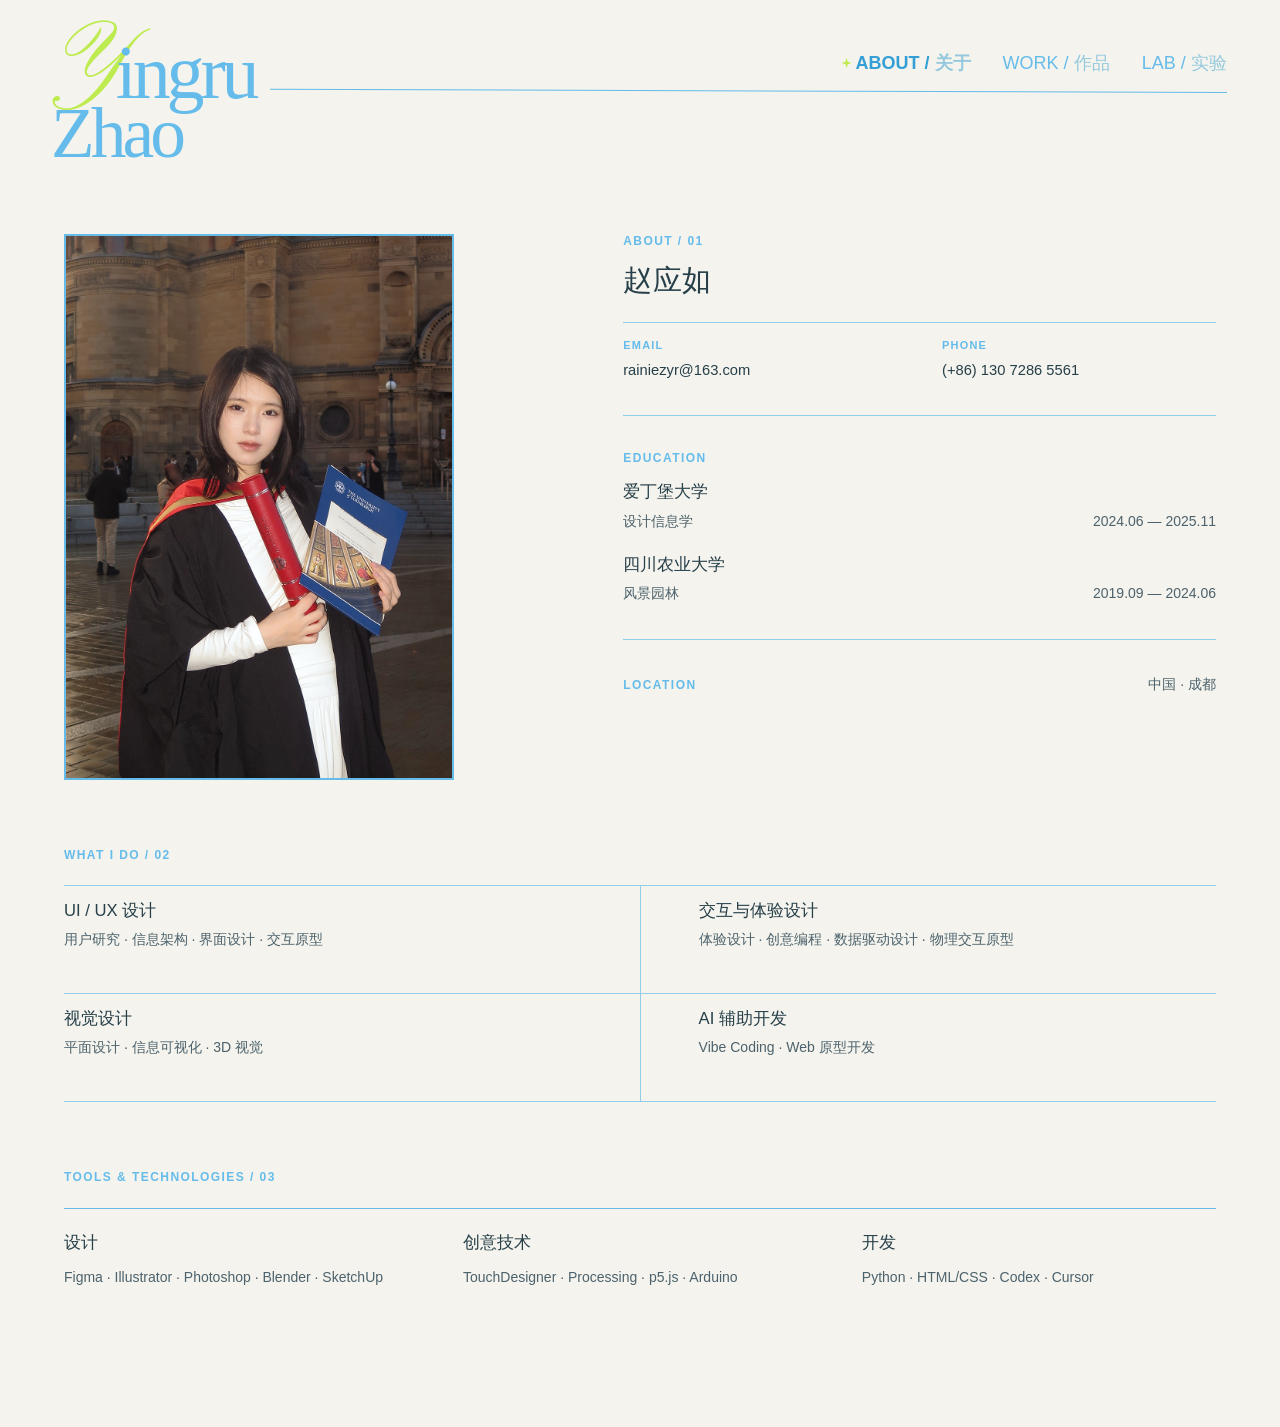
<file: about.html>
<!doctype html>
<html lang="zh-CN">

<head>
  <meta charset="UTF-8" />
  <meta name="viewport" content="width=device-width, initial-scale=1.0" />
  <title>About — Yingru Zhao</title>
  <link rel="stylesheet" href="site-chrome.css" />
  <link rel="stylesheet" href="styles/about.css" />
</head>

<body class="about-page">
  <header>
    <a class="site-logo" href="index.html" aria-label="Return to homepage">
      <span class="site-logo__line site-logo__line--top">
        <span class="site-logo__primary">Yingru</span>
      </span>
      <span class="site-logo__line site-logo__line--bottom">
        <span class="site-logo__secondary">Zhao</span>
      </span>
    </a>

    <nav class="site-nav" aria-label="Primary navigation">
      <a class="site-nav__item site-nav__item--active" href="about.html" aria-current="page">ABOUT<span class="site-nav__separator" aria-hidden="true"> / </span><span class="site-nav__chinese">关于</span></a>
      <a class="site-nav__item" href="work.html">WORK<span class="site-nav__separator" aria-hidden="true"> / </span><span class="site-nav__chinese">作品</span></a>
      <a class="site-nav__item" href="lab.html">LAB<span class="site-nav__separator" aria-hidden="true"> / </span><span class="site-nav__chinese">实验</span></a>
    </nav>
    <div class="site-navigation-rule" aria-hidden="true"></div>
  </header>

  <main class="about-main">
    <section class="about-content" aria-label="About Yingru Zhao">
      <figure class="about-photo-region">
        <img class="about-photo" src="public/assets/images/about/yingru-portrait.webp" alt="赵应如" />
      </figure>
      <div class="about-details">
        <section class="about-identity" aria-labelledby="about-name">
          <p class="about-section-label">ABOUT / 01</p>
          <h1 id="about-name">赵应如</h1>
          <dl class="about-contact-list">
            <div>
              <dt>EMAIL</dt>
              <dd><a href="mailto:rainiezyr@163.com">rainiezyr@163.com</a></dd>
            </div>
            <div>
              <dt>PHONE</dt>
              <dd><a href="tel:+8613072865561">(+86) 130 7286 5561</a></dd>
            </div>
          </dl>
        </section>

        <section class="about-information" aria-labelledby="education-heading">
          <h2 id="education-heading" class="about-section-label">EDUCATION</h2>
          <div class="about-education-list">
            <article class="about-education-item">
              <h3>爱丁堡大学</h3>
              <div class="about-education-item__meta">
                <p>设计信息学</p>
                <time datetime="2024/2025">2024.06 — 2025.11</time>
              </div>
            </article>
            <article class="about-education-item">
              <h3>四川农业大学</h3>
              <div class="about-education-item__meta">
                <p>风景园林</p>
                <time datetime="2019/2024">2019.09 — 2024.06</time>
              </div>
            </article>
          </div>
        </section>

        <section class="about-information about-location" aria-labelledby="location-heading">
          <h2 id="location-heading" class="about-section-label">LOCATION</h2>
          <p>中国 · 成都</p>
        </section>
      </div>
    </section>

    <section class="about-work" aria-labelledby="work-heading">
      <header class="about-section-heading">
        <p id="work-heading" class="about-section-label">WHAT I DO / 02</p>
      </header>
      <div class="about-work-grid">
        <article class="about-work-item">
          <h3>UI / UX 设计</h3>
          <p>用户研究 · 信息架构 · 界面设计 · 交互原型</p>
        </article>
        <article class="about-work-item">
          <h3>交互与体验设计</h3>
          <p>体验设计 · 创意编程 · 数据驱动设计 · 物理交互原型</p>
        </article>
        <article class="about-work-item">
          <h3>视觉设计</h3>
          <p>平面设计 · 信息可视化 · 3D 视觉</p>
        </article>
        <article class="about-work-item">
          <h3>AI 辅助开发</h3>
          <p>Vibe Coding · Web 原型开发</p>
        </article>
      </div>
    </section>

    <section class="about-tools" aria-labelledby="tools-heading">
      <header class="about-section-heading">
        <p id="tools-heading" class="about-section-label">TOOLS &amp; TECHNOLOGIES / 03</p>
      </header>
      <div class="about-tools-grid">
        <section class="about-tool-group">
          <h3>设计</h3>
          <p>Figma · Illustrator · Photoshop · Blender · SketchUp</p>
        </section>
        <section class="about-tool-group">
          <h3>创意技术</h3>
          <p>TouchDesigner · Processing · p5.js · Arduino</p>
        </section>
        <section class="about-tool-group">
          <h3>开发</h3>
          <p>Python · HTML/CSS · Codex · Cursor</p>
        </section>
      </div>
    </section>
  </main>
</body>

</html>
</file>
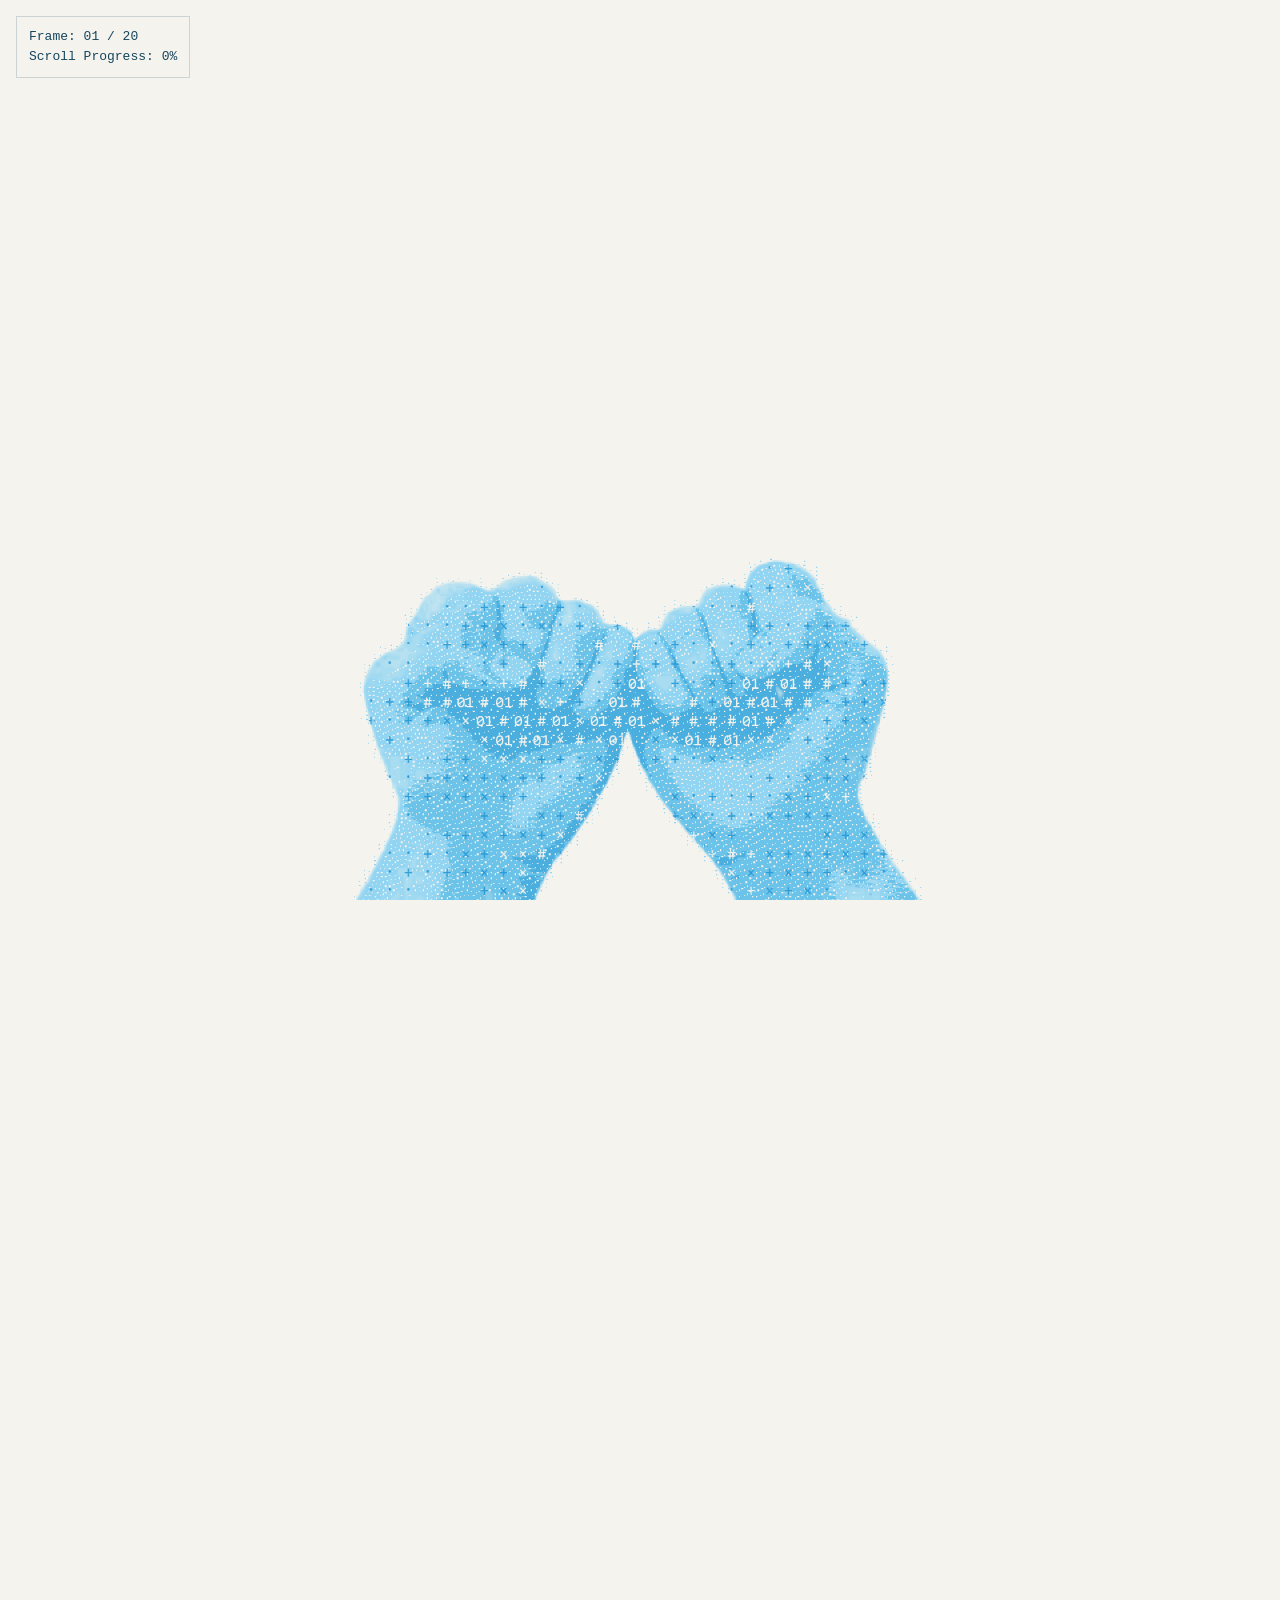
<file: hand-animation-test.html>
<!doctype html>
<html lang="zh-CN">
  <head>
    <meta charset="UTF-8" />
    <meta name="viewport" content="width=device-width, initial-scale=1.0" />
    <title>Hand Scroll Animation Test</title>
    <style>
      :root {
        color-scheme: light;
        background: #f4f3ed;
      }

      * {
        box-sizing: border-box;
      }

      html,
      body {
        margin: 0;
        min-height: 100%;
        background: #f4f3ed;
      }

      body {
        font-family: ui-monospace, SFMono-Regular, Menlo, Monaco, Consolas,
          "Liberation Mono", monospace;
      }

      .scroll-track {
        height: 200vh;
      }

      .sticky-stage {
        position: sticky;
        top: 0;
        width: 100%;
        height: 100vh;
        overflow: hidden;
        background: #f4f3ed;
      }

      .hand-frame {
        position: absolute;
        right: 0;
        left: 0;
        bottom: 0;
        display: block;
        width: min(100vw, 1920px);
        height: auto;
        max-height: 100vh;
        margin-inline: auto;
        object-fit: contain;
        object-position: bottom center;
        image-rendering: auto;
        transform: translateY(42vh);
        will-change: transform;
      }

      .hand-frame.is-entering {
        transform: translateY(0);
        transition: transform 900ms cubic-bezier(0.22, 1, 0.36, 1);
      }

      .hand-frame.is-settled {
        transform: none;
        transition: none;
        will-change: auto;
      }

      .debug-panel {
        position: fixed;
        z-index: 1;
        top: 16px;
        left: 16px;
        margin: 0;
        padding: 10px 12px;
        color: #17455d;
        background: rgb(244 243 237 / 88%);
        border: 1px solid rgb(23 69 93 / 18%);
        font-size: 13px;
        line-height: 1.55;
        pointer-events: none;
      }

    </style>
  </head>
  <body>
    <main class="scroll-track" aria-label="Hand scroll animation test">
      <section class="sticky-stage">
        <img
          id="hand-frame"
          class="hand-frame"
          src="public/assets/hands/hand_01.webp"
          width="1920"
          height="1080"
          alt="Hands opening from a fist"
          draggable="false"
        />
      </section>
    </main>

    <p class="debug-panel" aria-live="polite">
      Frame: <span id="frame-value">01 / 20</span><br />
      Scroll Progress: <span id="progress-value">0%</span>
    </p>

    <script>
      (() => {
        const FRAME_COUNT = 20;
        const FRAME_ROOT = "public/assets/hands";
        const SMOOTHING_FACTOR = 0.12;
        const MAX_PROGRESS_STEP = 1 / (FRAME_COUNT - 1);
        const SETTLE_EPSILON = 0.0001;
        const frameElement = document.querySelector("#hand-frame");
        const frameValue = document.querySelector("#frame-value");
        const progressValue = document.querySelector("#progress-value");

        const frameSources = Array.from({ length: FRAME_COUNT }, (_, index) => {
          const number = String(index + 1).padStart(2, "0");
          return `${FRAME_ROOT}/hand_${number}.webp`;
        });

        // Keep all Image objects alive so decoded frames remain available while
        // the fixed display element switches src without creating DOM nodes.
        const preloadedFrames = frameSources.map((source) => {
          const image = new Image();
          image.src = source;
          return image;
        });

        let currentFrameIndex = 0;
        let targetProgress = 0;
        let currentProgress = 0;
        let scrubFrameId = null;
        let introComplete = false;

        function getScrollProgress() {
          const scrollRange = document.documentElement.scrollHeight - window.innerHeight;
          if (scrollRange <= 0) return 0;
          return Math.min(1, Math.max(0, window.scrollY / scrollRange));
        }

        function renderFrame(progress) {
          const nextFrameIndex = Math.round(progress * (FRAME_COUNT - 1));

          if (nextFrameIndex !== currentFrameIndex) {
            currentFrameIndex = nextFrameIndex;
            frameElement.src = frameSources[currentFrameIndex];
            frameValue.textContent = `${String(currentFrameIndex + 1).padStart(2, "0")} / 20`;
          }
        }

        function scrubTowardTarget() {
          scrubFrameId = null;
          const difference = targetProgress - currentProgress;

          if (Math.abs(difference) <= SETTLE_EPSILON) {
            currentProgress = targetProgress;
            renderFrame(currentProgress);
            return;
          }

          // Lerp toward the latest scroll target. Capping the progress step at
          // one frame interval prevents rapid wheel input from skipping frames.
          const lerpedStep = difference * SMOOTHING_FACTOR;
          const progressStep =
            Math.sign(lerpedStep) *
            Math.min(Math.abs(lerpedStep), MAX_PROGRESS_STEP);
          currentProgress = Math.min(
            1,
            Math.max(0, currentProgress + progressStep),
          );
          renderFrame(currentProgress);
          scrubFrameId = window.requestAnimationFrame(scrubTowardTarget);
        }

        function requestScrub() {
          targetProgress = getScrollProgress();
          progressValue.textContent = `${Math.round(targetProgress * 100)}%`;
          if (!introComplete || scrubFrameId !== null) return;
          scrubFrameId = window.requestAnimationFrame(scrubTowardTarget);
        }

        function startEntrance() {
          // Start from a committed below-viewport position, then move frame 01
          // into place. Remove the transform afterward for maximum sharpness.
          window.requestAnimationFrame(() => {
            window.requestAnimationFrame(() => {
              frameElement.classList.add("is-entering");
            });
          });
        }

        frameElement.addEventListener(
          "transitionend",
          (event) => {
            if (event.propertyName === "transform") {
              frameElement.classList.add("is-settled");
              introComplete = true;
              requestScrub();
            }
          },
          { once: true },
        );

        // Bind scrolling and begin the entrance only after all 20 lossless WebP
        // frames have loaded and decoded into the browser cache.
        Promise.all(
          preloadedFrames.map(
            (image) =>
              new Promise((resolve, reject) => {
                if (image.complete && image.naturalWidth > 0) {
                  resolve(image);
                  return;
                }
                image.addEventListener("load", () => resolve(image), { once: true });
                image.addEventListener("error", reject, { once: true });
              }),
          ),
        )
          .then((images) =>
            Promise.all(images.map((image) => image.decode().catch(() => undefined))),
          )
          .then(() => {
            window.addEventListener("scroll", requestScrub, { passive: true });
            window.addEventListener("resize", requestScrub);
            console.info(`Preloaded ${FRAME_COUNT} hand animation frames.`);
            targetProgress = getScrollProgress();
            progressValue.textContent = `${Math.round(targetProgress * 100)}%`;
            startEntrance();
          })
          .catch((error) => {
            console.error("Hand frame preload failed.", error);
          });
      })();
    </script>
  </body>
</html>
</file>
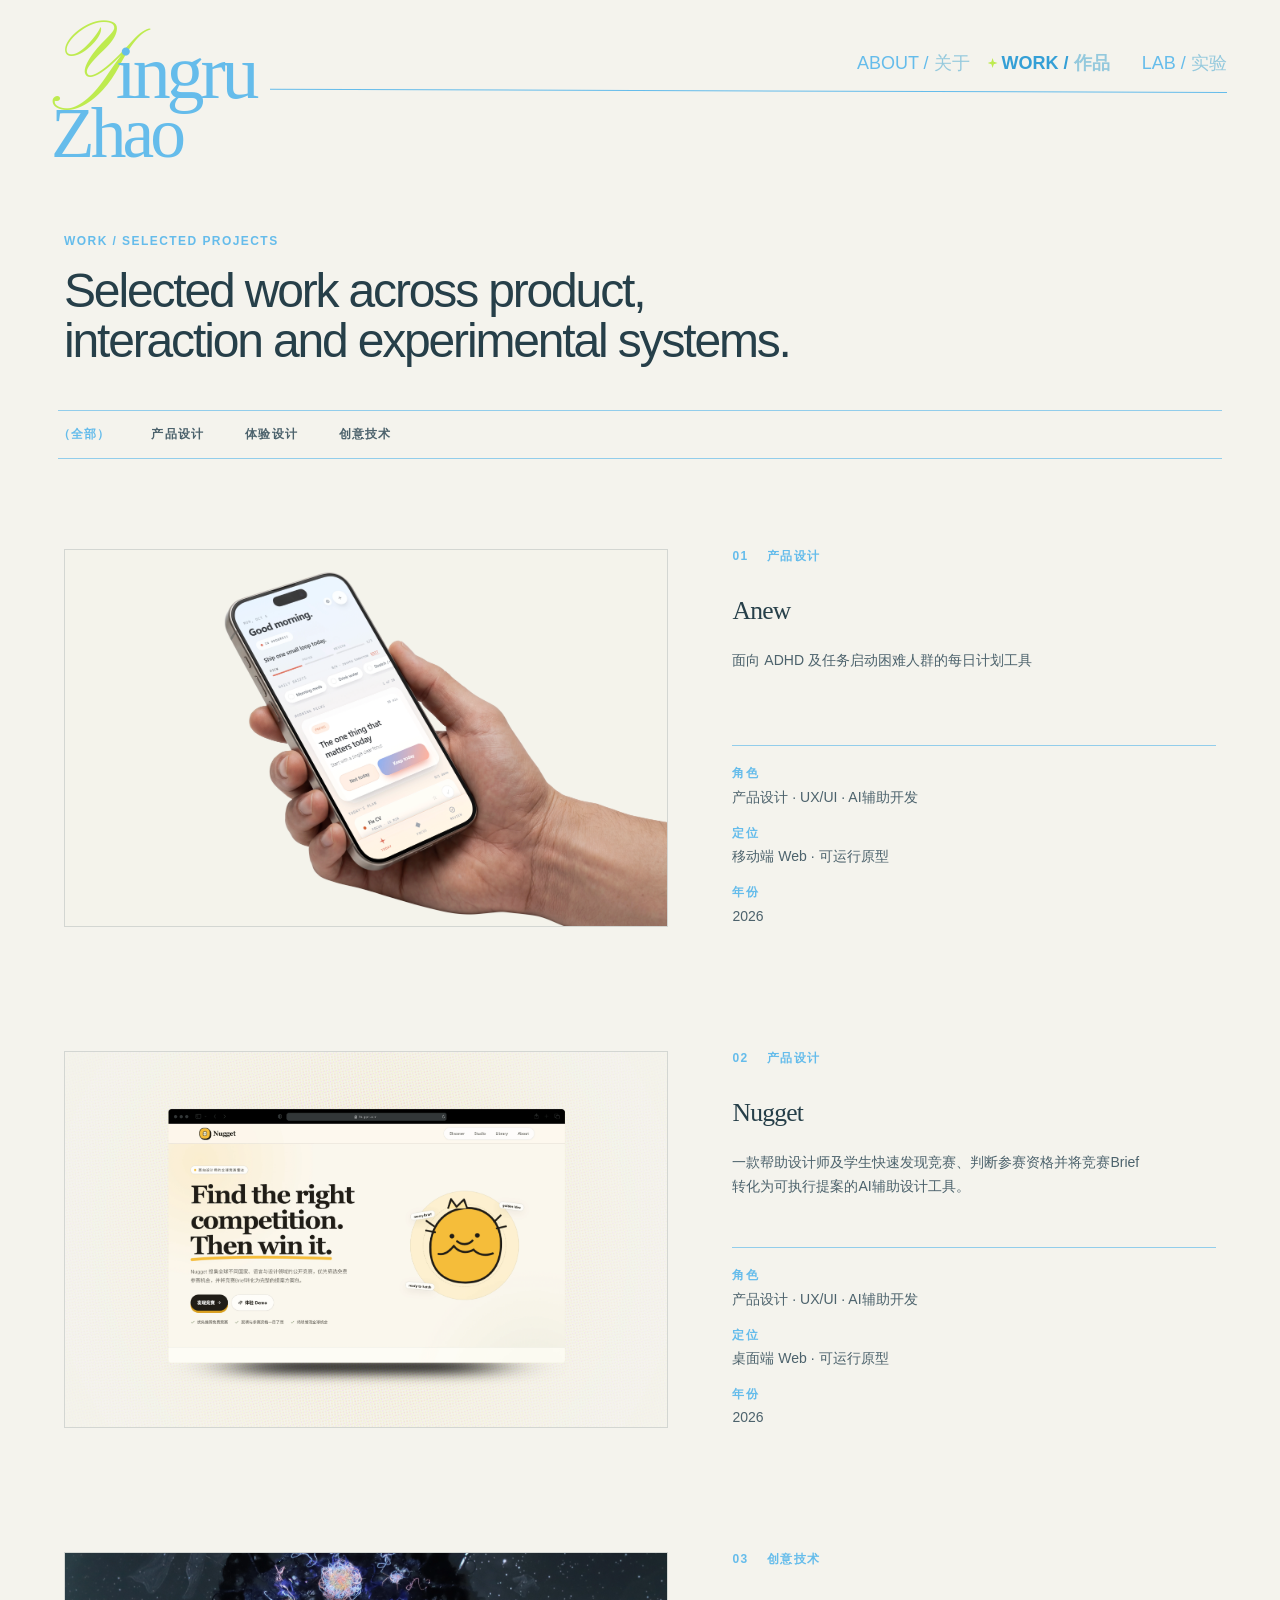
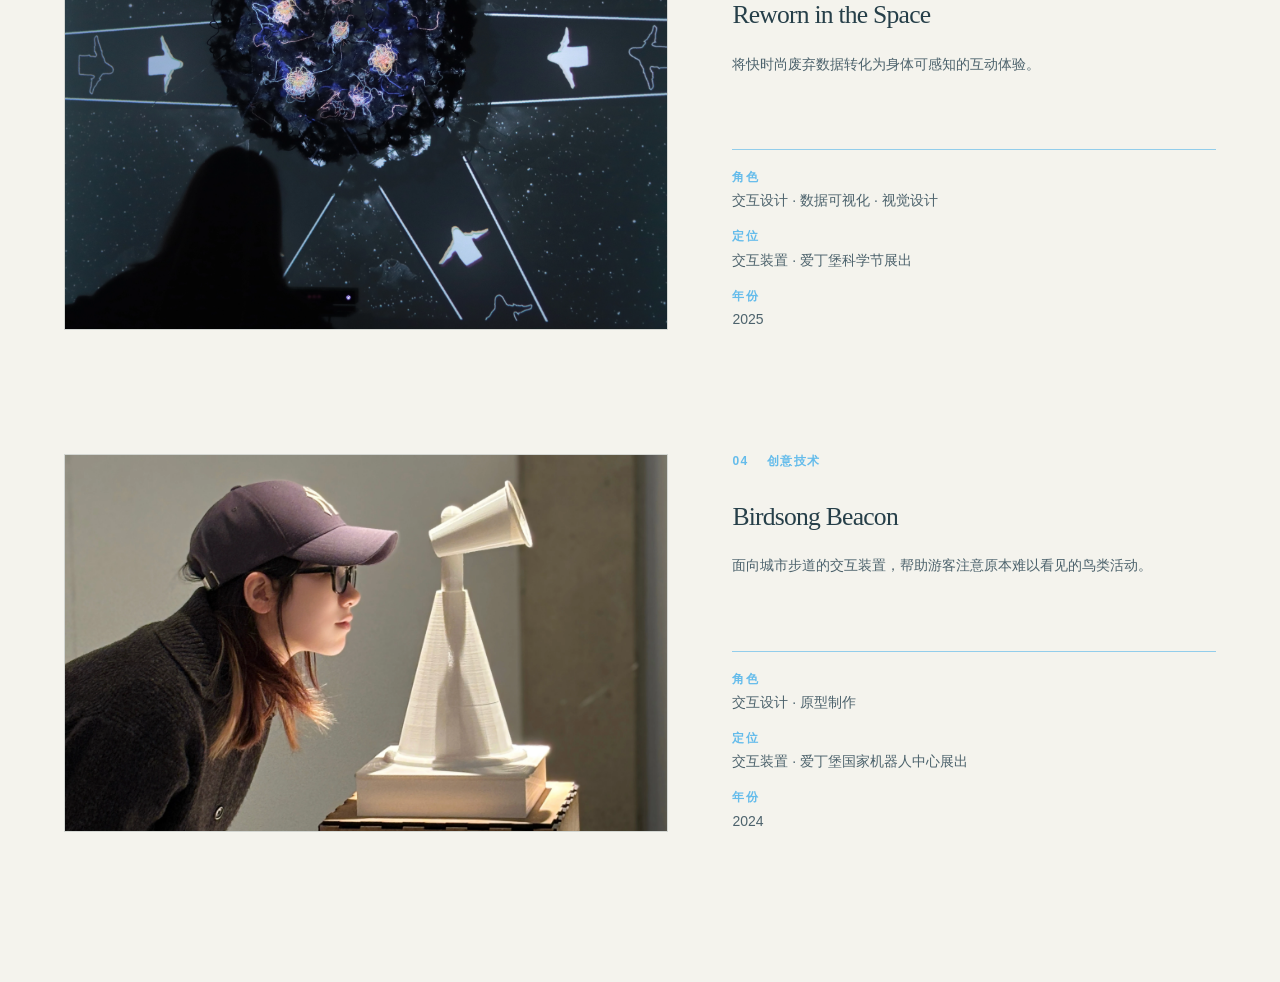
<file: work.html>
<!doctype html>
<html lang="zh-CN">
  <head>
    <meta charset="UTF-8" />
    <meta name="viewport" content="width=device-width, initial-scale=1.0" />
    <title>Work — Yingru Zhao</title>
  <link rel="stylesheet" href="site-chrome.css" />
  <link rel="stylesheet" href="styles/work.css" />
  </head>
  <body class="work-page">
    <header>
      <a class="site-logo" href="index.html" aria-label="Return to homepage">
        <span class="site-logo__line site-logo__line--top">
          <span class="site-logo__primary">Yingru</span>
        </span>
        <span class="site-logo__line site-logo__line--bottom">
          <span class="site-logo__secondary">Zhao</span>
        </span>
      </a>

      <nav class="site-nav" aria-label="Primary navigation">
        <a class="site-nav__item" href="about.html">ABOUT<span class="site-nav__separator" aria-hidden="true"> / </span><span class="site-nav__chinese">关于</span></a>
        <a class="site-nav__item site-nav__item--active" href="work.html" aria-current="page">WORK<span class="site-nav__separator" aria-hidden="true"> / </span><span class="site-nav__chinese">作品</span></a>
        <a class="site-nav__item" href="lab.html">LAB<span class="site-nav__separator" aria-hidden="true"> / </span><span class="site-nav__chinese">实验</span></a>
      </nav>
      <div class="site-navigation-rule" aria-hidden="true"></div>
    </header>

    <main class="work-main">
      <section class="work-intro" aria-labelledby="work-title">
        <p class="work-section-label">WORK / SELECTED PROJECTS</p>
        <h1 id="work-title">Selected work across product,<br />interaction and experimental systems.</h1>
        <div class="work-intro__metadata" aria-label="Project period"></div>
      </section>

      <nav class="work-filter" aria-label="Project categories">
        <button class="work-filter__button is-active" type="button" data-filter="all" aria-pressed="true">（全部）</button>
        <button class="work-filter__button" type="button" data-filter="product" aria-pressed="false">产品设计</button>
        <button class="work-filter__button" type="button" data-filter="experience" aria-pressed="false">体验设计</button>
        <button class="work-filter__button" type="button" data-filter="creative-tech" aria-pressed="false">创意技术</button>
      </nav>

      <section class="work-projects" aria-label="Selected projects">
        <article class="work-project work-project--anew" data-category="product">
          <a class="work-project__visual work-project__visual--anew" href="work/anew/" aria-label="查看 Anew 项目详情">
            <img class="work-project__cover" src="public/assets/images/work/anew/anew-cover.webp" alt="Anew 项目界面预览" />
            <span class="work-project__visual-entry">查看项目 <span class="cta-arrow" aria-hidden="true">↗︎</span></span>
          </a>
          <div class="work-project__header">
            <p class="work-project__eyebrow"><span>01</span><span>产品设计</span></p>
            <h2 class="work-project__title--anew">Anew</h2>
            <p class="work-project__subtitle"></p>
            <p class="work-project__description">面向 ADHD 及任务启动困难人群的每日计划工具</p>
          </div>
          <div class="work-project__details">
            <dl class="work-project__metadata">
              <div><dt>角色</dt><dd>产品设计 · UX/UI · AI辅助开发</dd></div>
              <div><dt>定位</dt><dd>移动端 Web · 可运行原型</dd></div>
              <div><dt>年份</dt><dd>2026</dd></div>
            </dl>
          </div>
        </article>

        <article class="work-project" data-category="product">
          <a class="work-project__visual" href="work/nugget/" aria-label="查看 Nugget 项目详情">
            <img class="work-project__cover" src="public/assets/images/work/nugget/nugget-cover.webp" alt="Nugget competition discovery and AI proposal tool interface" />
            <span class="work-project__visual-entry">查看项目 <span class="cta-arrow" aria-hidden="true">↗︎</span></span>
          </a>
          <div class="work-project__header"><p class="work-project__eyebrow"><span>02</span><span>产品设计</span></p><h2>Nugget</h2><p class="work-project__description">一款帮助设计师及学生快速发现竞赛、判断参赛资格并将竞赛Brief转化为可执行提案的AI辅助设计工具。</p></div>
          <div class="work-project__details"><dl class="work-project__metadata"><div><dt>角色</dt><dd>产品设计 · UX/UI · AI辅助开发</dd></div><div><dt>定位</dt><dd>桌面端 Web · 可运行原型</dd></div><div><dt>年份</dt><dd>2026</dd></div></dl></div>
        </article>

        <article class="work-project" data-category="creative-tech">
          <a class="work-project__visual" href="work/reworn-in-the-space/" aria-label="查看 Reworn in the Space 项目详情">
            <img class="work-project__cover" src="public/assets/images/work/Reworn%20in%20the%20Space/cover.webp" alt="Reworn in the Space 互动装置项目预览" />
            <span class="work-project__visual-entry">查看项目 <span class="cta-arrow" aria-hidden="true">↗︎</span></span>
          </a>
          <div class="work-project__header"><p class="work-project__eyebrow"><span>03</span><span>创意技术</span></p><h2>Reworn in the Space</h2><p class="work-project__description">将快时尚废弃数据转化为身体可感知的互动体验。</p></div>
          <div class="work-project__details"><dl class="work-project__metadata"><div><dt>角色</dt><dd>交互设计 · 数据可视化 · 视觉设计</dd></div><div><dt>定位</dt><dd>交互装置 · 爱丁堡科学节展出</dd></div><div><dt>年份</dt><dd>2025</dd></div></dl></div>
        </article>

        <article class="work-project" data-category="creative-tech">
          <a class="work-project__visual" href="work/birdsong-beacon/" aria-label="查看 Birdsong Beacon 项目详情">
            <img class="work-project__cover" src="public/assets/images/work/Birdsong%20Beacon/birdsongbeacon-cover.webp" alt="Birdsong Beacon 城市鸟类生态交互装置预览" />
            <span class="work-project__visual-entry">查看项目 <span class="cta-arrow" aria-hidden="true">↗︎</span></span>
          </a>
          <div class="work-project__header"><p class="work-project__eyebrow"><span>04</span><span>创意技术</span></p><h2>Birdsong Beacon</h2><p class="work-project__description">面向城市步道的交互装置，帮助游客注意原本难以看见的鸟类活动。</p></div>
          <div class="work-project__details"><dl class="work-project__metadata"><div><dt>角色</dt><dd>交互设计 · 原型制作</dd></div><div><dt>定位</dt><dd>交互装置 · 爱丁堡国家机器人中心展出</dd></div><div><dt>年份</dt><dd>2024</dd></div></dl></div>
        </article>

      </section>
    </main>

    <script>
      (() => {
        const buttons = [...document.querySelectorAll(".work-filter__button")];
        const projects = [...document.querySelectorAll(".work-project")];
        const filterLabels = {
          all: "全部",
          product: "产品设计",
          experience: "体验设计",
          "creative-tech": "创意技术",
        };

        const applyFilter = (filter) => {
          buttons.forEach((button) => {
            const active = button.dataset.filter === filter;
            button.classList.toggle("is-active", active);
            button.setAttribute("aria-pressed", String(active));
            button.textContent = active
              ? `（${filterLabels[button.dataset.filter]}）`
              : filterLabels[button.dataset.filter];
          });

          projects.forEach((project) => {
            const match = filter === "all" || project.dataset.category.split(" ").includes(filter);
            if (match) {
              project.hidden = false;
              project.classList.remove("is-filtered-out");
              project.classList.add("is-filtered-in");
              window.requestAnimationFrame(() => project.classList.remove("is-filtered-in"));
              return;
            }
            project.classList.add("is-filtered-out");
            window.setTimeout(() => {
              if (project.classList.contains("is-filtered-out")) project.hidden = true;
            }, 200);
          });
        };

        buttons.forEach((button) => button.addEventListener("click", () => applyFilter(button.dataset.filter)));
      })();
    </script>
  </body>
</html>
</file>
<file: site-chrome.css>
@import url("https://fonts.googleapis.com/css2?family=Pinyon+Script&display=swap");

:root {
  --site-background: #f4f3ed;
  --site-blue: #65bceb;
  --site-acid: #beeb4f;
  --site-logo-serif: "Palatino Linotype", Palatino, "Book Antiqua", Georgia, serif;
  --site-nav-sans: Arial, Helvetica, sans-serif;
}

/* Project detail template */
/* Birdsong Beacon research narrative */
html.birdsong-detail-document {
  scroll-behavior: smooth;
}

.birdsong-section-nav {
  position: fixed;
  z-index: 1;
  top: 50%;
  left: max(8px, calc(50% - 712px));
  display: none;
  width: 144px;
  margin: 0;
  padding: 0 28px 0 0;
  opacity: 0;
  visibility: hidden;
  pointer-events: none;
  transform: translateY(calc(-50% + 8px));
  transition: opacity 360ms ease, transform 360ms cubic-bezier(0.22, 1, 0.36, 1),
    visibility 0s linear 360ms;
}

.birdsong-section-nav::after {
  position: absolute;
  top: -8px;
  right: 0;
  bottom: -8px;
  width: 1px;
  background: rgb(101 188 235 / 45%);
  content: "";
}

.birdsong-section-nav.is-visible {
  opacity: 1;
  visibility: visible;
  pointer-events: auto;
  transform: translateY(-50%);
  transition-delay: 0s;
}

.birdsong-section-nav__link {
  display: grid;
  grid-template-columns: 12px minmax(0, 1fr);
  align-items: center;
  gap: 9px;
  color: var(--project-muted);
  font-family: "Noto Sans SC", "Source Han Sans SC", "PingFang SC",
    "Microsoft YaHei", sans-serif;
  font-size: 14px;
  font-weight: 500;
  letter-spacing: 0.08em;
  line-height: 1.45;
  text-decoration: none;
  transition: color 180ms ease;
}

.birdsong-section-nav__link + .birdsong-section-nav__link {
  margin-top: 14px;
}

.birdsong-section-nav__link:hover,
.birdsong-section-nav__link.is-active {
  color: var(--site-blue);
}

.birdsong-section-nav__link:focus-visible {
  outline: 1px solid var(--site-blue);
  outline-offset: 4px;
}

.birdsong-section-nav__marker {
  width: 10px;
  height: 10px;
  background: var(--site-acid);
  clip-path: polygon(
    50% 0,
    58% 42%,
    100% 50%,
    58% 58%,
    50% 100%,
    42% 58%,
    0 50%,
    42% 42%
  );
  opacity: 0;
}

.birdsong-section-nav__link.is-active .birdsong-section-nav__marker {
  opacity: 1;
}

.project-desktop-top {
  position: fixed;
  z-index: 2;
  bottom: 28px;
  left: calc(max(8px, calc(50% - 712px)) + 38px);
  display: none;
  place-items: center;
  width: 40px;
  height: 40px;
  padding: 0;
  color: #328ab6;
  background: #e2f0f7;
  border: 0;
  border-radius: 50%;
  cursor: pointer;
  opacity: 0;
  pointer-events: none;
  transform: translateY(6px);
  transition: background-color 180ms ease, color 180ms ease, opacity 180ms ease,
    transform 180ms ease;
}

.project-desktop-top.is-visible {
  opacity: 1;
  pointer-events: auto;
  transform: translateY(0);
}

.project-desktop-top:hover {
  color: #236f98;
  background: #d7eaf4;
}

.project-desktop-top:focus-visible {
  outline: 1px solid var(--site-blue);
  outline-offset: 4px;
}

.project-desktop-top svg {
  width: 18px;
  height: 18px;
  fill: none;
  stroke: currentColor;
  stroke-linecap: round;
  stroke-linejoin: round;
  stroke-width: 2;
  transition: transform 180ms ease;
}

.project-desktop-top:hover svg {
  transform: translateY(-2px);
}

.birdsong-section-nav__links {
  min-height: 0;
  overflow-y: auto;
  scrollbar-width: none;
  -ms-overflow-style: none;
}

.birdsong-section-nav__links::-webkit-scrollbar {
  display: none;
}

.birdsong-case-study {
  width: min(100%, 1024px);
  margin: 0 auto;
}

.birdsong-research__title {
  scroll-margin-top: 120px;
}

.birdsong-research {
  width: 100%;
  margin: clamp(52px, 5vw, 72px) 0 0;
}

.birdsong-research__title {
  display: flex;
  align-items: center;
  justify-content: center;
  width: fit-content;
  margin: 0 auto;
  color: var(--site-blue);
  font-size: clamp(20px, 1.6vw, 24px);
  font-weight: 500;
  letter-spacing: -0.02em;
  line-height: 1.3;
}

.birdsong-research__title::before {
  content: "";
  flex: 0 0 auto;
  width: 15px;
  height: 15px;
  margin-right: 10px;
  background: var(--site-acid);
  clip-path: polygon(
    50% 0,
    58% 42%,
    100% 50%,
    58% 58%,
    50% 100%,
    42% 58%,
    0 50%,
    42% 42%
  );
}

/* Anew problem-definition case study */
.anew-problem-definition__columns {
  display: grid;
  grid-template-columns: repeat(2, minmax(0, 1fr));
  align-items: start;
  gap: clamp(36px, 4.5vw, 60px);
  margin-top: clamp(30px, 3.2vw, 40px);
}

.anew-problem-background__title,
.anew-design-question__statement,
.anew-audience__item h4 {
  color: var(--project-ink);
}

.anew-problem-background__title {
  margin: 0;
  font-size: clamp(18px, 1.35vw, 21px);
  font-weight: 600;
  letter-spacing: -0.02em;
  line-height: 1.35;
}

.anew-problem-background__copy {
  display: grid;
  gap: clamp(14px, 1.5vw, 18px);
  margin-top: clamp(18px, 2vw, 24px);
}

.anew-problem-background__copy p,
.anew-design-question__intro,
.anew-audience__item p {
  margin: 0;
  font-size: 15px;
  line-height: 1.8;
}

.anew-problem-background__copy p,
.anew-design-question__intro {
  color: var(--project-ink);
}

.anew-design-question {
  padding-top: var(--anew-rule-text-gap);
  border-top: 1px solid var(--project-rule);
}

.anew-design-question__label,
.anew-audience__label {
  margin: 0;
  color: var(--site-blue);
  font-size: 13px;
  font-weight: 600;
  letter-spacing: 0.08em;
  line-height: 1.4;
}

.anew-design-question__intro {
  margin-top: clamp(16px, 1.8vw, 22px);
}

.anew-design-question__statement {
  margin: clamp(14px, 1.6vw, 20px) 0 0;
  font-size: clamp(18px, 1.35vw, 21px);
  font-weight: 600;
  letter-spacing: -0.02em;
  line-height: 1.45;
}

.anew-design-question__support {
  margin: clamp(14px, 1.6vw, 20px) 0 0;
  color: var(--project-muted);
  font-size: 14px;
  line-height: 1.7;
}

.anew-audience {
  margin-top: clamp(40px, 4.5vw, 58px);
  padding-top: var(--anew-rule-text-gap);
  border-top: 1px solid var(--project-rule);
}

.anew-audience__primary-grid {
  display: grid;
  grid-template-columns: repeat(2, minmax(0, 1fr));
  align-items: start;
  gap: clamp(36px, 4.5vw, 60px);
  margin-top: clamp(22px, 2.4vw, 30px);
}

.anew-audience__item h4 {
  margin: 0;
  font-size: 16px;
  font-weight: 600;
  letter-spacing: -0.01em;
  line-height: 1.45;
}

.anew-audience__item p {
  margin-top: 10px;
  color: var(--project-muted);
}

.anew-audience__item--excluded {
  margin-top: clamp(24px, 2.8vw, 36px);
  padding-top: var(--anew-rule-text-gap);
  border-top: 1px solid var(--project-rule);
}

/* Anew Case Study controls */
.anew-case-study {
  --anew-body-max-width: 1000px;
  --anew-image-width: 100%;
  --anew-image-max-width: 100%;
  --anew-image-spacing: clamp(28px, 3vw, 38px);
  --anew-rule-text-gap: 14px;
  --anew-flow-description-max-width: 760px;
  --anew-showcase-phone-width: 220px;
  --anew-showcase-phone-border: 4px;
  /* Anew Today — local layout controls */
  --anew-today-layout-max-width: 1152px;
  --anew-today-column-width: 530px;
  --anew-today-column-gap: 44px;
  --anew-today-image-scale: 0.8;
  --anew-today-phone-width: 230px;
  --anew-today-phone-width-mobile: calc(320px * var(--anew-today-image-scale));
  --anew-today-swipe-gap: 12px;
  --anew-today-card-gap: 18px;
  --anew-today-star-image-max-width: 350px;
  --anew-today-phone-padding-x: 28px;
  --anew-today-phone-padding-y: 20px;
  --anew-today-card-padding: 16px;
  --anew-today-focus-gap: 108px;
  --anew-today-main-panel-padding: clamp(14px, 1.6vw, 18px);
  /* Anew Focus — local layout controls */
  --anew-focus-image-width: 230px;
  --anew-focus-default-width: var(--anew-focus-image-width);
  --anew-focus-complete-width: var(--anew-focus-image-width);
  --anew-focus-column-gap: clamp(20px, 2.2vw, 28px);
  --anew-focus-caption-gap: 14px;
  /* Anew Review — local layout controls */
  --anew-review-text-column: 0.45fr;
  --anew-review-visual-column: 0.55fr;
  --anew-review-column-gap: clamp(40px, 4vw, 48px);
  --anew-review-phone-width: 260px;
  --anew-review-module-gap: clamp(84px, 8vw, 108px);
}

.anew-case-study img {
  display: block;
  width: var(--anew-local-image-width, var(--anew-image-width));
  max-width: var(--anew-image-max-width);
  height: auto;
  margin-inline: auto;
}

.anew-flow-image {
  width: var(--anew-local-image-width, var(--anew-image-width));
  max-width: var(--anew-image-max-width);
  margin: var(--anew-image-spacing) auto 0;
}

.anew-flow-image--traditional {
  --anew-local-image-width: 80%;
}

.anew-flow-image--anew {
  --anew-local-image-width: 95%;
}

.anew-core-solution__title {
  margin: clamp(30px, 3vw, 40px) 0 0;
  color: var(--project-ink);
  font-size: clamp(18px, 1.35vw, 21px);
  font-weight: 600;
  letter-spacing: -0.02em;
  line-height: 1.35;
}

.anew-core-solution__intro,
.anew-flow-module__description {
  margin: clamp(14px, 1.6vw, 20px) 0 0;
  color: var(--project-ink);
  font-size: 15px;
  line-height: 1.8;
}

.anew-core-solution__intro {
  width: 100%;
  max-width: 100%;
  margin-inline: 0;
  text-align: left;
}

.anew-flow-module {
  margin-top: clamp(42px, 4.5vw, 58px);
  padding-top: var(--anew-rule-text-gap);
  border-top: 1px solid var(--project-rule);
}

.anew-flow-module + .anew-flow-module {
  margin-top: clamp(48px, 5vw, 64px);
}

.anew-flow-module__header {
  display: flex;
  align-items: baseline;
  justify-content: space-between;
  gap: 24px;
}

.anew-flow-module__header h4,
.anew-flow-module__header p {
  margin: 0;
  line-height: 1.4;
}

.anew-flow-module__header h4 {
  color: var(--project-ink);
  font-size: 15px;
  font-weight: 600;
  letter-spacing: 0.01em;
}

.anew-flow-module__header p {
  color: var(--project-muted);
  font-size: 13px;
  font-weight: 500;
  letter-spacing: 0.06em;
  text-align: right;
}

.anew-flow-module__header .anew-flow-module__tag--accent {
  color: var(--site-blue);
}

.anew-flow-module__description {
  width: 100%;
  max-width: var(--anew-flow-description-max-width);
  margin: var(--anew-image-spacing) auto 0;
  text-align: left;
}

.anew-core-difference {
  width: min(82%, 820px);
  margin: clamp(48px, 5vw, 64px) auto 0;
  padding: clamp(18px, 2vw, 24px) clamp(20px, 3vw, 34px);
  background: rgb(101 188 235 / 7%);
  border: 1px solid rgb(101 188 235 / 36%);
  border-radius: 6px;
  text-align: center;
}

.anew-core-difference__label {
  margin: 0;
  color: var(--site-blue);
  font-size: 13px;
  font-weight: 600;
  letter-spacing: 0.08em;
  line-height: 1.4;
}

.anew-core-difference__statement {
  margin: 10px 0 0;
  color: var(--project-ink);
  font-size: clamp(18px, 1.35vw, 21px);
  font-weight: 600;
  line-height: 1.55;
}

.anew-core-module {
  width: 100%;
  margin-top: clamp(42px, 4.5vw, 56px);
}

.anew-core-module > .anew-core-solution__title {
  margin-top: 0;
}

.anew-stage-grid {
  display: grid;
  grid-template-columns: repeat(2, minmax(0, 1fr));
  gap: clamp(30px, 4vw, 48px);
  margin-top: clamp(24px, 2.6vw, 32px);
}

.anew-stage {
  min-width: 0;
  padding-top: var(--anew-rule-text-gap);
  padding-bottom: var(--anew-rule-text-gap);
  border-top: 1px solid var(--site-blue);
  border-bottom: 1px solid var(--site-blue);
}

.anew-stage__heading {
  display: flex;
  align-items: center;
  gap: 9px;
}

.anew-stage__icon {
  flex: 0 0 auto;
  width: 23px;
  height: 23px;
  color: var(--site-blue);
  fill: none;
  stroke: currentColor;
  stroke-width: 1.5;
  stroke-linecap: round;
  stroke-linejoin: round;
}

.anew-stage h4 {
  margin: 0;
  color: var(--project-ink);
  font-size: 16px;
  font-weight: 500;
  letter-spacing: -0.01em;
  line-height: 1.4;
}

.anew-stage > p,
.anew-core-module__intro {
  margin: 13px 0 0;
  color: var(--project-ink);
  font-size: 15px;
  line-height: 1.8;
}

.anew-stage > p strong {
  font-weight: 600;
}

.anew-principle-module {
  padding-bottom: 0;
}

.anew-exploration-module {
  margin-top: clamp(32px, 3.5vw, 42px);
}

.anew-core-module__intro {
  margin-top: 12px;
  color: var(--project-muted);
}

.anew-core-module__intro {
  width: 100%;
  max-width: var(--anew-body-max-width);
  margin-inline: 0;
  text-align: left;
}

.anew-concept-grid {
  display: grid;
  grid-template-columns: repeat(3, minmax(0, 1fr));
  align-items: stretch;
  gap: clamp(14px, 2vw, 22px);
  margin-top: clamp(24px, 2.6vw, 32px);
}

.anew-concept-card {
  display: grid;
  grid-template-rows: 160px minmax(0, 1fr);
  min-width: 0;
  padding: 10px;
  background: #fff;
  border: 1px solid rgb(101 188 235 / 36%);
  border-radius: 6px;
}

.anew-concept-card__visual {
  display: flex;
  min-width: 0;
  min-height: 0;
  padding: 12px;
  background: rgb(38 63 73 / 5%);
}

.anew-concept-card__body {
  display: flex;
  flex-direction: column;
  min-width: 0;
  padding-top: 12px;
}

.anew-concept-card__label {
  margin: 0;
  color: var(--site-blue);
  font-size: 12px;
  font-weight: 600;
  letter-spacing: 0.06em;
  line-height: 1.4;
}

.anew-concept-card h4 {
  margin: 10px 0 0;
  color: var(--project-ink);
  font-size: 18px;
  font-weight: 500;
  letter-spacing: -0.02em;
  line-height: 1.4;
}

.anew-concept-card__description,
.anew-concept-card__limitation {
  color: var(--project-muted);
  font-size: 13px;
  line-height: 1.7;
}

.anew-concept-card__description {
  margin: 10px 0 0;
}

.anew-concept-card__limitation {
  min-height: 78px;
  margin: auto 0 0;
  padding-top: var(--anew-rule-text-gap);
  border-top: 1px solid rgb(101 188 235 / 30%);
}

.anew-final-direction {
  width: 100%;
  margin-top: clamp(38px, 4vw, 52px);
}

.anew-final-direction__arrow {
  display: grid;
  place-items: center;
  width: 20px;
  height: 20px;
  margin: 0 auto clamp(14px, 1.6vw, 18px);
  color: var(--site-blue);
}

.anew-final-direction__arrow svg,
.anew-final-direction__label svg {
  width: 100%;
  height: 100%;
  fill: none;
  stroke: currentColor;
  stroke-width: 1.5;
  stroke-linecap: round;
  stroke-linejoin: round;
}

.anew-final-direction__rule {
  border-top: 1px solid var(--site-blue);
}

.anew-final-direction__label {
  display: flex;
  align-items: center;
  gap: 7px;
  margin-top: var(--anew-rule-text-gap);
  color: var(--site-blue);
  font-size: 13px;
  font-weight: 600;
  letter-spacing: 0.08em;
  line-height: 1.4;
}

.anew-final-direction__label svg {
  flex: 0 0 auto;
  width: 17px;
  height: 17px;
}

.anew-final-direction h3 {
  margin: 10px 0 0;
  color: var(--project-ink);
  font-size: clamp(19px, 1.45vw, 22px);
  font-weight: 600;
  letter-spacing: -0.02em;
  line-height: 1.4;
}

.anew-final-direction__description {
  margin: 12px 0 0;
  color: var(--project-muted);
  font-size: 15px;
  line-height: 1.8;
}

.anew-final-direction__keywords {
  display: grid;
  grid-template-columns: repeat(3, minmax(0, 1fr));
  gap: clamp(20px, 3vw, 36px);
  margin-top: clamp(24px, 2.6vw, 32px);
  padding-top: var(--anew-rule-text-gap);
  border-top: 1px solid rgb(101 188 235 / 30%);
}

.anew-final-direction__keywords p,
.anew-final-direction__keywords strong {
  margin: 0;
}

.anew-final-direction__keywords p {
  color: var(--site-blue);
  font-size: 13px;
  font-weight: 600;
  letter-spacing: 0.08em;
  line-height: 1.4;
}

.anew-final-direction__keywords strong {
  display: block;
  margin-top: 7px;
  color: var(--project-ink);
  font-size: 16px;
  font-weight: 500;
  letter-spacing: -0.01em;
  line-height: 1.45;
}

/* Anew Design Strategy — Product Scope */
.anew-product-scope {
  --anew-scope-card-gap: clamp(20px, 2.2vw, 24px);
  --anew-scope-card-padding: clamp(20px, 2.5vw, 24px);
  --anew-scope-icon-size: 42px;
  width: 100%;
  margin-top: clamp(52px, 5.5vw, 72px);
}

.anew-product-scope__rule {
  position: relative;
  top: -10px;
  border-top: 1px solid var(--site-blue);
}

.anew-product-scope__label {
  margin: var(--anew-rule-text-gap) 0 0;
  color: var(--site-blue);
  font-family: var(--site-nav-sans);
  font-size: 11px;
  font-weight: 600;
  letter-spacing: 0.08em;
  line-height: 1.4;
}

.anew-product-scope h3 {
  margin: 9px 0 0;
  color: var(--project-ink);
  font-size: clamp(19px, 1.45vw, 22px);
  font-weight: 600;
  letter-spacing: -0.02em;
  line-height: 1.4;
}

.anew-product-scope__subtitle {
  margin: 7px 0 0;
  color: var(--project-ink);
  font-size: 16px;
  font-weight: 400;
  line-height: 1.55;
}

.anew-product-scope__intro {
  width: 100%;
  max-width: min(100%, 900px);
  margin: 12px 0 0;
  color: var(--project-muted);
  font-size: 15px;
  line-height: 1.8;
}

.anew-product-scope__grid {
  display: grid;
  grid-template-columns: repeat(2, minmax(0, 1fr));
  align-items: stretch;
  gap: var(--anew-scope-card-gap);
  margin-top: clamp(26px, 3vw, 34px);
}

.anew-scope-card {
  display: flex;
  flex-direction: column;
  min-width: 0;
  padding: var(--anew-scope-card-padding);
  background: #fff;
  border: 1px solid #dfe4e1;
  border-radius: 12px;
}

.anew-scope-card__top {
  display: flex;
  align-items: flex-start;
  justify-content: space-between;
  gap: 16px;
}

.anew-scope-card__top > span:last-child {
  padding-top: 3px;
  color: #a4b0b2;
  font-family: var(--site-nav-sans);
  font-size: 11px;
  font-weight: 500;
  letter-spacing: 0.06em;
  line-height: 1.4;
  text-align: right;
}

.anew-scope-card__icon {
  display: grid;
  flex: 0 0 auto;
  place-items: center;
  width: var(--anew-scope-icon-size);
  height: var(--anew-scope-icon-size);
  color: #397fa5;
  background: #e7f2f7;
  border-radius: 8px;
}

.anew-scope-card__icon svg,
.anew-product-scope__summary svg {
  fill: none;
  stroke: currentColor;
  stroke-linecap: round;
  stroke-linejoin: round;
  stroke-width: 1.75;
}

.anew-scope-card__icon svg {
  width: 22px;
  height: 22px;
}

.anew-scope-card h4 {
  margin: 20px 0 0;
  color: var(--project-ink);
  font-size: clamp(18px, 1.3vw, 20px);
  font-weight: 600;
  letter-spacing: -0.02em;
  line-height: 1.4;
}

.anew-scope-card__description {
  margin: 12px 0 0;
  color: #68777b;
  font-size: 14px;
  line-height: 1.72;
}

.anew-product-scope__summary {
  display: flex;
  align-items: center;
  gap: 12px;
  margin-top: clamp(26px, 3vw, 34px);
  color: var(--site-blue);
}

.anew-product-scope__summary svg {
  flex: 0 0 auto;
  width: 22px;
  height: 22px;
}

.anew-product-scope__summary p {
  margin: 0;
  color: var(--project-ink);
  font-size: 16px;
  font-weight: 600;
  line-height: 1.6;
}

.anew-showcase-phone {
  width: min(100%, var(--anew-showcase-phone-width));
  padding: var(--anew-showcase-phone-border);
  overflow: hidden;
  background: #203741;
  border: 1px solid rgb(38 63 73 / 88%);
  border-radius: 28px;
}

.anew-showcase-phone__screen {
  width: 100%;
  overflow: hidden;
  background: #101b21;
  border-radius: 24px;
}

.anew-showcase-phone__screen img {
  display: block;
  width: 100%;
  max-width: none;
  height: auto;
  margin: 0;
}

.anew-core-interaction__intro {
  width: 100%;
  max-width: 100%;
  margin: 14px 0 0;
  margin-inline: 0;
  color: var(--project-ink);
  font-size: 15px;
  line-height: 1.8;
  text-align: left;
}

.anew-core-interaction__intro strong {
  font-weight: 600;
}

.anew-core-interaction__language {
  margin: 8px 0 0;
  color: var(--project-muted);
  font-size: 13px;
  line-height: 1.7;
}

.anew-today-module {
  margin-top: clamp(26px, 2.8vw, 36px);
}

.anew-interaction-index {
  display: grid;
  grid-template-columns: auto auto minmax(0, 1fr);
  align-items: center;
  gap: 12px;
}

.anew-interaction-index__number {
  color: var(--site-blue);
  font-size: 16px;
  font-weight: 500;
  letter-spacing: 0.04em;
  line-height: 1;
}

.anew-interaction-index__rule {
  min-width: 0;
  border-top: 1px solid rgb(76 98 108 / 24%);
}

.anew-interaction-index__title {
  color: var(--project-ink);
  font-size: clamp(18px, 1.5vw, 20px);
  font-weight: 600;
  letter-spacing: -0.02em;
  line-height: 1.2;
}

.anew-today-module__layout {
  display: grid;
  grid-template-areas: "main details";
  grid-template-columns: repeat(2, minmax(0, 1fr));
  width: min(100%, var(--anew-today-layout-max-width));
  column-gap: var(--anew-today-column-gap);
  align-items: start;
  margin-top: clamp(20px, 2.2vw, 28px);
  margin-inline: auto;
}

.anew-today-module__introduction {
  width: 100%;
  max-width: var(--anew-body-max-width);
  margin-top: clamp(18px, 2vw, 24px);
  margin-inline: 0;
}

.anew-today-module__introduction .anew-core-solution__title {
  margin-top: 0;
}

.anew-today-module__introduction p {
  margin: clamp(12px, 1.4vw, 16px) 0 0;
  color: var(--project-ink);
  font-size: 15px;
  line-height: 1.8;
}

.anew-today-module__main {
  grid-area: main;
  display: grid;
  place-items: center;
  min-width: 0;
  width: fit-content;
  max-width: var(--anew-today-column-width);
  justify-self: center;
  padding: var(--anew-today-phone-padding-y) var(--anew-today-phone-padding-x);
  background: #e9eeec;
}

.anew-today-phone {
  width: min(100%, var(--anew-today-phone-width));
}

.anew-today-module__details {
  grid-area: details;
  display: flex;
  flex-direction: column;
  align-items: stretch;
  gap: var(--anew-today-card-gap);
  min-width: 0;
  width: 100%;
  max-width: var(--anew-today-column-width);
  justify-self: start;
}

.anew-today-detail {
  min-width: 0;
  padding: var(--anew-today-card-padding);
  background: #fff;
  border: 1px solid rgb(101 188 235 / 24%);
  border-radius: 4px;
}

.anew-today-detail + .anew-today-detail {
  margin-top: 0;
}

.anew-today-detail h4 {
  margin: 0;
  color: var(--project-ink);
  font-size: 16px;
  font-weight: 600;
  letter-spacing: -0.01em;
  line-height: 1.45;
}

.anew-today-detail__visual {
  display: flex;
  align-items: center;
  justify-content: flex-start;
  margin-top: 12px;
}

.anew-today-detail--star .anew-today-detail__visual {
  justify-content: center;
}

.anew-today-detail--star > p {
  text-align: center;
}

.anew-today-detail__visual img {
  display: block;
  width: min(100%, var(--anew-today-star-image-max-width));
  height: auto;
  margin: 0;
}

.anew-today-swipe-grid {
  display: grid;
  grid-template-columns: repeat(2, minmax(0, 1fr));
  gap: var(--anew-today-swipe-gap);
  margin-top: 12px;
}

.anew-today-swipe-option {
  min-width: 0;
}

.anew-today-swipe-option img {
  display: block;
  width: 100%;
  height: auto;
  margin: 0;
}

.anew-today-swipe-option p {
  margin: 9px 0 0;
  color: var(--project-muted);
  font-size: 13px;
  line-height: 1.65;
}

.anew-today-detail > p {
  margin: 9px 0 0;
  color: var(--project-muted);
  font-size: 13px;
  line-height: 1.65;
}

.anew-today-module__closing {
  margin: 10px 0 0;
  color: var(--project-ink);
  font-size: 15px;
  font-weight: 600;
  line-height: 1.75;
}

.anew-today-basics {
  margin-top: var(--anew-today-card-gap);
  padding-top: var(--anew-rule-text-gap);
  border-top: 1px solid var(--site-blue);
}

.anew-today-basics h4,
.anew-today-basics p {
  margin: 0;
}

.anew-today-basics h4 {
  color: var(--project-ink);
  font-size: 16px;
  font-weight: 600;
  letter-spacing: -0.01em;
  line-height: 1.45;
}

.anew-today-basics p {
  margin-top: 8px;
  color: var(--project-muted);
  font-size: 14px;
  line-height: 1.75;
}

.anew-focus-module {
  margin-top: var(--anew-today-focus-gap);
}

.anew-focus-module__introduction {
  width: 100%;
  max-width: var(--anew-body-max-width);
  margin-top: clamp(18px, 2vw, 24px);
  margin-inline: 0;
  text-align: left;
}

.anew-focus-module__introduction .anew-core-solution__title {
  margin-top: 0;
}

.anew-focus-module__introduction p {
  margin: 12px 0 0;
  color: var(--project-ink);
  font-size: 15px;
  line-height: 1.8;
}

.anew-focus-module__introduction p + p {
  margin-top: 12px;
}

.anew-focus-showcase {
  display: grid;
  grid-template-columns: repeat(2, minmax(0, 1fr));
  align-items: start;
  gap: var(--anew-focus-column-gap);
  margin-top: clamp(24px, 2.6vw, 32px);
}

.anew-focus-showcase__item {
  min-width: 0;
}

.anew-focus-showcase__visual {
  display: grid;
  place-items: start center;
  min-width: 0;
}

.anew-focus-phone {
  width: min(100%, var(--anew-focus-local-image-width));
}

.anew-focus-phone--default {
  --anew-focus-local-image-width: var(--anew-focus-default-width);
}

.anew-focus-phone--complete {
  --anew-focus-local-image-width: var(--anew-focus-complete-width);
}

.anew-focus-showcase__caption {
  margin-top: var(--anew-focus-caption-gap);
}

.anew-focus-showcase__caption h4,
.anew-focus-showcase__caption p {
  margin: 0;
}

.anew-focus-showcase__caption h4 {
  color: var(--project-ink);
  font-size: 16px;
  font-weight: 600;
  letter-spacing: -0.01em;
  line-height: 1.45;
}

.anew-focus-showcase__caption p {
  margin-top: 7px;
  color: var(--project-muted);
  font-size: 13px;
  line-height: 1.65;
}

.anew-review-module {
  margin-top: var(--anew-review-module-gap);
}

.anew-review-module__layout {
  display: grid;
  grid-template-columns: minmax(0, var(--anew-review-text-column)) minmax(0, var(--anew-review-visual-column));
  align-items: stretch;
  gap: var(--anew-review-column-gap);
  margin-top: clamp(24px, 2.6vw, 32px);
}

.anew-review-module__content {
  display: flex;
  flex-direction: column;
  min-width: 0;
}

.anew-review-module__content .anew-core-solution__title {
  margin-top: 0;
}

.anew-review-module__content > p {
  margin: 12px 0 0;
  color: var(--project-ink);
  font-size: 15px;
  line-height: 1.8;
}

.anew-review-module__content > p + p {
  margin-top: 12px;
}

.anew-review-details {
  margin-top: clamp(20px, 2.2vw, 28px);
  margin-bottom: 20px;
  padding: 16px;
  background: #fff;
  border: 1px solid rgb(101 188 235 / 24%);
  border-radius: 7px;
}

.anew-review-details h4 {
  margin: 0;
  color: var(--site-blue);
  font-size: 14px;
  font-weight: 600;
  letter-spacing: 0.02em;
  line-height: 1.4;
}

.anew-review-details ul {
  margin: 10px 0 0;
  padding: 0;
  list-style: none;
}

.anew-review-details li {
  display: flex;
  align-items: center;
  gap: 10px;
  min-width: 0;
  padding: 15px 0;
  color: var(--project-ink);
  font-size: 14px;
  line-height: 1.5;
}

.anew-review-details li + li {
  border-top: 1px solid rgb(76 98 108 / 20%);
}

.anew-review-details svg,
.anew-review-demo-note__heading svg {
  flex: 0 0 auto;
  width: 18px;
  height: 18px;
  color: var(--site-blue);
  fill: none;
  stroke: currentColor;
  stroke-width: 1.5;
  stroke-linecap: round;
  stroke-linejoin: round;
}

.anew-review-module__visual {
  display: grid;
  place-items: start center;
  min-width: 0;
}

.anew-review-phone {
  width: min(100%, var(--anew-review-phone-width));
  border-radius: 32px;
}

.anew-review-phone .anew-showcase-phone__screen {
  border-radius: 28px;
}

.anew-review-demo-note {
  margin-top: auto;
  padding: clamp(18px, 2vw, 24px) 0;
  background: rgb(38 63 73 / 2%);
}

.anew-review-demo-note h4,
.anew-review-demo-note p {
  margin: 0;
}

.anew-review-demo-note__heading {
  display: flex;
  align-items: center;
  gap: 8px;
}

.anew-review-demo-note h4 {
  color: var(--project-ink);
  font-size: 15px;
  font-weight: 600;
  letter-spacing: -0.01em;
  line-height: 1.45;
}

.anew-review-demo-note__rule {
  margin-top: 12px;
  border-top: 1px solid rgb(76 98 108 / 24%);
}

.anew-review-demo-note__copy {
  display: grid;
  gap: 10px;
  margin-top: 14px;
}

.anew-review-demo-note p {
  color: var(--project-muted);
  font-size: 13px;
  line-height: 1.6;
}

.anew-review-demo-note p strong {
  color: var(--project-ink);
  font-weight: 600;
}

/* Anew Design System — Color & Typography */
.anew-design-system {
  --anew-design-gap: clamp(20px, 2.4vw, 30px);
  --anew-design-card-radius: 8px;
  --anew-theme-swatch-height: 150px;
  --anew-ui-sans: "Avenir Next", "Segoe UI", "PingFang SC", "Microsoft YaHei UI", "Microsoft YaHei", Arial, sans-serif;
  --anew-ui-mono: "Cascadia Code", "SFMono-Regular", Consolas, monospace;
  --anew-ui-ink: #1e2127;
  --anew-ui-secondary: #565c66;
  --anew-ui-tertiary: #959aa4;
}

.anew-design-system__title {
  margin: clamp(24px, 2.8vw, 34px) 0 0;
  color: var(--project-ink);
  font-size: clamp(18px, 1.6vw, 22px);
  font-weight: 600;
  letter-spacing: -0.025em;
  line-height: 1.35;
}

.anew-design-system__intro,
.anew-design-block__intro {
  margin: 12px 0 0;
  color: var(--project-muted);
  font-size: 15px;
  line-height: 1.8;
}

.anew-design-system__intro {
  width: 100%;
  max-width: 100%;
}

.anew-design-block--palette {
  margin-top: 30px;
}

.anew-design-block {
  margin-top: 30px;
}

.anew-design-heading {
  display: flex;
  align-items: baseline;
  justify-content: space-between;
  gap: 18px;
  padding-bottom: 12px;
  border-bottom: 1px solid var(--project-rule);
}

.anew-design-heading h3,
.anew-design-heading p {
  margin: 0;
}

.anew-design-heading h3 {
  color: var(--project-ink);
  font-size: 18px;
  font-weight: 600;
  letter-spacing: -0.015em;
}

.anew-design-heading h3 span,
.anew-design-heading p {
  color: var(--site-blue);
}

.anew-design-heading p {
  font-family: var(--anew-ui-mono);
  font-size: 11px;
  letter-spacing: 0.12em;
}

.anew-design-heading--single {
  justify-content: flex-start;
}

.anew-design-block > .anew-design-heading + * {
  margin-top: 18px;
}

.anew-theme-grid {
  display: grid;
  grid-template-columns: repeat(3, minmax(0, 1fr));
  gap: var(--anew-design-gap);
  margin-top: var(--anew-design-gap);
}

.anew-theme-card {
  appearance: none;
  min-width: 0;
  padding: 0;
  overflow: hidden;
  color: var(--anew-ui-ink);
  font: inherit;
  text-align: left;
  background: transparent;
  border: 1px solid rgb(76 98 108 / 20%);
  border-radius: 12px;
  cursor: pointer;
}

.anew-theme-card:hover,
.anew-theme-card:focus-visible,
.anew-theme-card.is-active {
  border-color: var(--theme-accent);
}

.anew-theme-card:focus-visible {
  outline: 2px solid var(--site-blue);
  outline-offset: 3px;
}

.anew-theme-card__preview {
  display: block;
  min-height: var(--anew-theme-swatch-height);
  padding: 18px;
  background: var(--theme-background);
}

.anew-theme-card__button-band {
  display: block;
  width: 72%;
  height: 12px;
  margin-top: 102px;
  background: var(--theme-button);
  border-radius: 999px;
}

.anew-theme-card__meta {
  display: flex;
  align-items: baseline;
  justify-content: space-between;
  gap: 12px;
  padding: 13px 15px 14px;
  background: rgb(255 255 255 / 68%);
}

.anew-theme-card__meta strong {
  font-size: 14px;
  font-weight: 600;
}

.anew-theme-card__meta span {
  color: var(--anew-ui-secondary);
  font-size: 12px;
}

.anew-theme-detail {
  margin-top: clamp(30px, 3.4vw, 42px);
  padding: clamp(20px, 2.8vw, 30px) 0;
  border-top: 1px solid rgb(76 98 108 / 20%);
  border-bottom: 1px solid rgb(76 98 108 / 20%);
}

.anew-theme-detail__header {
  display: flex;
  align-items: flex-start;
  justify-content: space-between;
  gap: 20px;
}

.anew-theme-detail__header h4,
.anew-theme-detail__header p {
  margin: 0;
}

.anew-theme-detail__header h4 {
  color: var(--anew-ui-ink);
  font-size: 19px;
  font-weight: 600;
}

.anew-theme-detail__header p {
  margin-top: 5px;
  color: var(--anew-ui-secondary);
  font-size: 13px;
}

.anew-theme-detail__count {
  color: var(--site-blue);
  font-family: var(--anew-ui-mono);
  font-size: 12px;
  letter-spacing: 0.08em;
}

.anew-theme-detail__grid {
  display: grid;
  grid-template-columns: minmax(0, 1.2fr) minmax(0, 1fr);
  gap: var(--anew-design-gap);
  margin-top: 24px;
}

.anew-theme-sample {
  min-width: 0;
}

.anew-theme-sample h5 {
  margin: 0 0 10px;
  color: var(--anew-ui-secondary);
  font-size: 12px;
  font-weight: 600;
  letter-spacing: 0.04em;
}

.anew-theme-sample--background {
  display: flex;
  flex-direction: column;
}

.anew-theme-detail__aside {
  display: grid;
  grid-template-columns: repeat(2, minmax(0, 1fr));
  grid-template-rows: repeat(2, minmax(148px, 1fr));
  gap: var(--anew-design-gap);
  min-width: 0;
}

.anew-theme-detail__aside .anew-theme-sample {
  display: flex;
  flex-direction: column;
  min-height: 0;
}

.anew-theme-detail__aside .anew-theme-sample__button,
.anew-theme-detail__aside .anew-theme-sample__solid,
.anew-theme-detail__aside .anew-done-state {
  margin-top: auto;
  margin-bottom: auto;
}

.anew-theme-detail__aside .anew-theme-sample__button {
  align-self: flex-start;
}

.anew-theme-detail__aside .anew-theme-sample__solid {
  width: 100%;
}

.anew-theme-sample__gradient {
  min-height: 238px;
  border: 1px solid rgb(76 98 108 / 14%);
  border-radius: var(--anew-design-card-radius);
}

.anew-theme-sample__button {
  display: inline-flex;
  align-items: center;
  justify-content: center;
  min-width: 178px;
  min-height: 48px;
  padding: 0 24px;
  color: #fff;
  font-family: var(--anew-ui-sans);
  font-size: 14px;
  font-weight: 600;
  border-radius: 8px;
}

.anew-theme-sample__row {
  display: grid;
  grid-template-columns: repeat(2, minmax(0, 1fr));
  gap: var(--anew-design-gap);
}

.anew-theme-sample__solid {
  height: 78px;
  border: 1px solid rgb(76 98 108 / 14%);
  border-radius: var(--anew-design-card-radius);
}

.anew-theme-sample__values {
  display: flex;
  flex-wrap: wrap;
  gap: 7px 12px;
  margin-top: 10px;
}

.anew-color-value,
.anew-text-color button,
.anew-task-color button {
  appearance: none;
  padding: 0;
  color: var(--anew-ui-secondary);
  font-family: var(--anew-ui-mono);
  font-size: 11px;
  background: transparent;
  border: 0;
  cursor: copy;
}

.anew-color-value:hover,
.anew-color-value:focus-visible,
.anew-text-color button:hover,
.anew-text-color button:focus-visible,
.anew-task-color button:hover,
.anew-task-color button:focus-visible {
  color: var(--site-blue);
  outline: none;
}

.anew-done-state {
  display: inline-flex;
  align-items: center;
  align-self: start;
  justify-self: start;
  gap: 8px;
  width: fit-content;
  max-width: 100%;
  padding: 10px 16px;
  border: 1px solid var(--done-border);
  border-radius: 999px;
  background: var(--done-bg);
  color: var(--done-text);
  font-family: var(--anew-ui-sans);
  font-size: 14px;
}

.anew-done-state span {
  color: var(--done-check);
  font-weight: 700;
}

.anew-copy-status {
  min-height: 18px;
  margin: 8px 0 0;
  color: var(--site-blue);
  font-size: 12px;
}

.anew-copy-status:empty {
  min-height: 0;
}

.anew-design-principle {
  margin: 10px 0 0;
  color: var(--project-ink);
  font-size: 15px;
  line-height: 1.75;
}

.anew-font-family-grid,
.anew-bilingual-grid {
  display: grid;
  grid-template-columns: repeat(2, minmax(0, 1fr));
  gap: var(--anew-design-gap);
  margin-top: var(--anew-design-gap);
}

.anew-font-card,
.anew-language-card {
  min-width: 0;
  padding: clamp(20px, 2.4vw, 28px);
  background: rgb(255 255 255 / 56%);
  border: 1px solid rgb(76 98 108 / 18%);
  border-radius: var(--anew-design-card-radius);
}

.anew-font-card p,
.anew-language-card p,
.anew-language-card h4 {
  margin: 0;
}

.anew-font-card--sans {
  font-family: var(--anew-ui-sans);
}

.anew-font-card--mono {
  font-family: var(--anew-ui-mono);
}

.anew-font-card__label {
  color: var(--site-blue);
  font-size: 11px;
  letter-spacing: 0.08em;
}

.anew-font-card__hero {
  margin-top: 22px !important;
  color: var(--anew-ui-ink);
  font-size: clamp(40px, 4vw, 58px);
  font-weight: 400;
  line-height: 1;
}

.anew-font-card__samples {
  margin-top: 24px;
  color: var(--anew-ui-ink);
  font-size: 16px;
  line-height: 1.7;
}

.anew-font-card__family {
  margin-top: 24px !important;
  color: var(--anew-ui-secondary);
  font-size: 13px;
}

.anew-font-card__use {
  margin-top: 8px !important;
  color: var(--anew-ui-tertiary);
  font-size: 13px;
  line-height: 1.65;
}

.anew-type-scale {
  margin-top: var(--anew-design-gap);
  border-top: 1px solid rgb(76 98 108 / 20%);
}

.anew-type-scale__row {
  display: grid;
  grid-template-columns: 180px 130px minmax(0, 1fr);
  align-items: center;
  gap: 20px;
  padding: 18px 0;
  border-bottom: 1px solid rgb(76 98 108 / 20%);
}

.anew-type-scale__row p {
  margin: 0;
  font-family: var(--anew-ui-sans);
}

.anew-type-scale__row > p:first-child,
.anew-type-scale__row > p:nth-child(2) {
  color: var(--anew-ui-secondary);
  font-size: 12px;
}

.anew-type-scale__row--display > p:last-child { color: var(--anew-ui-ink); font-size: 44px; font-weight: 300; }
.anew-type-scale__row--h1 > p:last-child { color: var(--anew-ui-ink); font-size: 31px; font-weight: 700; }
.anew-type-scale__row--h2 > p:last-child { color: var(--anew-ui-ink); font-size: 27px; font-weight: 600; }
.anew-type-scale__row--h3 > p:last-child { color: var(--anew-ui-ink); font-size: 19px; font-weight: 600; }
.anew-type-scale__row--body > p:last-child { color: var(--anew-ui-secondary); font-size: 14.5px; font-weight: 300; }
.anew-type-scale__row--label > p:last-child { color: var(--anew-ui-tertiary); font-family: var(--anew-ui-mono); font-size: 10.5px; font-weight: 400; letter-spacing: 0.16em; }

.anew-language-card {
  display: flex;
  flex-direction: column;
}

.anew-language-card h4 {
  color: var(--anew-ui-ink);
  font-size: 15px;
  font-weight: 600;
}

.anew-language-card__samples {
  display: grid;
  gap: 13px;
  margin-top: 24px;
}

.anew-language-card--en .anew-language-card__samples {
  color: var(--anew-ui-tertiary);
  font-family: var(--anew-ui-mono);
  font-size: 13px;
  letter-spacing: 0.16em;
  text-transform: uppercase;
}

.anew-language-card--zh .anew-language-card__samples {
  color: var(--anew-ui-tertiary);
  font-family: var(--anew-ui-sans);
  font-size: 14px;
  letter-spacing: 0.04em;
}

.anew-language-card__samples .is-accent {
  color: #c76a56;
}

.anew-language-card__note {
  margin-top: 26px !important;
  padding-top: 12px;
  color: var(--anew-ui-secondary);
  font-family: var(--anew-ui-mono);
  font-size: 11px;
  border-top: 1px solid rgb(76 98 108 / 18%);
}

.anew-text-color-grid,
.anew-task-color-grid {
  display: grid;
  grid-template-columns: repeat(3, minmax(0, 1fr));
  gap: var(--anew-design-gap);
  margin-top: var(--anew-design-gap);
}

.anew-text-color {
  display: grid;
  grid-template-columns: auto 1fr;
  align-items: center;
  gap: 18px;
  padding: 18px 0;
  border-top: 1px solid rgb(76 98 108 / 20%);
  border-bottom: 1px solid rgb(76 98 108 / 20%);
}

.anew-text-color > span {
  color: var(--sample-color);
  font-family: var(--anew-ui-sans);
  font-size: 40px;
  font-weight: 600;
}

.anew-text-color h4,
.anew-text-color p,
.anew-task-color h4,
.anew-task-color p {
  margin: 0;
}

.anew-text-color h4,
.anew-task-color h4 {
  color: var(--anew-ui-ink);
  font-size: 14px;
  font-weight: 600;
}

.anew-text-color p {
  margin: 3px 0 5px;
  color: var(--anew-ui-secondary);
  font-size: 12px;
}

.anew-task-color {
  min-width: 0;
  padding: 18px;
  border: 1px solid rgb(76 98 108 / 18%);
  border-radius: var(--anew-design-card-radius);
}

.anew-task-color > span {
  display: inline-flex;
  padding: 6px 9px;
  color: var(--task-color);
  font-family: var(--anew-ui-mono);
  font-size: 10px;
  letter-spacing: 0.12em;
  background: var(--task-bg);
  border-radius: 999px;
}

.anew-task-color h4 {
  margin-top: 16px;
}

.anew-task-color p {
  margin-top: 7px;
  color: var(--anew-ui-tertiary);
  font-size: 11px;
}

/* Anew Design System — Core Components */
.anew-components {
  --anew-component-grid-gap: clamp(26px, 3.4vw, 42px);
  --anew-component-surface-padding: clamp(22px, 3vw, 34px);
  --anew-component-task-width: 390px;
  --anew-component-radius: 14px;
  --anew-component-daybreak: linear-gradient(180deg, #e2ecf8 0%, #efeae8 52%, #fbeede 100%);
  --anew-component-button: linear-gradient(135deg, #84a4e8 0%, #f0a88e 100%);
  --anew-component-accent: #c76a56;
  --anew-component-soft: #f4e7dc;
}

.anew-components__title {
  margin: clamp(28px, 3vw, 38px) 0 0;
  color: var(--project-ink);
  font-size: clamp(18px, 1.6vw, 22px);
  font-weight: 600;
  letter-spacing: -0.025em;
  line-height: 1.35;
}

.anew-components__intro {
  max-width: 100%;
}

.anew-component-group {
  min-width: 0;
  padding-top: 20px;
  border-top: 1px solid rgb(76 98 108 / 20%);
}

.anew-component-group--task-card {
  margin-top: clamp(36px, 4vw, 52px);
}

.anew-component-group__header {
  display: grid;
  grid-template-columns: minmax(190px, 0.8fr) minmax(0, 1.2fr);
  align-items: start;
  gap: 20px;
}

.anew-component-group__header p {
  margin: 0;
}

.anew-component-group__header > p:first-child {
  color: var(--anew-ui-ink);
  font-size: 15px;
  font-weight: 600;
  line-height: 1.5;
}

.anew-component-group__header > p:first-child span {
  color: var(--site-blue);
}

.anew-component-group__header > p:last-child {
  color: var(--project-muted);
  font-size: 13px;
  line-height: 1.7;
}

.anew-task-card-stage {
  display: grid;
  place-items: center;
  min-height: 430px;
  margin-top: 22px;
  padding: var(--anew-component-surface-padding);
  background: var(--anew-component-daybreak);
  border: 1px solid rgb(76 98 108 / 12%);
  border-radius: var(--anew-component-radius);
}

.anew-ui-task-stack {
  position: relative;
  z-index: 0;
  isolation: isolate;
  width: min(100%, var(--anew-component-task-width));
}

.anew-ui-task-stack::before,
.anew-ui-task-stack::after {
  position: absolute;
  z-index: var(--stack-layer);
  top: var(--stack-offset);
  right: var(--stack-inset);
  left: var(--stack-inset);
  height: 100%;
  pointer-events: none;
  content: "";
  background: rgb(255 255 255 / var(--stack-opacity));
  border: 1px solid rgb(255 255 255 / 55%);
  border-radius: 18px;
}

.anew-ui-task-stack::before {
  --stack-inset: 13px;
  --stack-offset: 9px;
  --stack-layer: -1;
  --stack-opacity: 34%;
}

.anew-ui-task-stack::after {
  --stack-inset: 26px;
  --stack-offset: 18px;
  --stack-layer: -2;
  --stack-opacity: 24%;
}

.anew-ui-task-card {
  position: relative;
  z-index: 1;
  width: 100%;
  padding: clamp(24px, 3vw, 32px);
  color: var(--anew-ui-ink);
  font-family: var(--anew-ui-sans);
  background: rgb(255 255 255 / 46%);
  border: 1px solid rgb(255 255 255 / 60%);
  border-radius: 18px;
  backdrop-filter: blur(26px) saturate(1.4);
  -webkit-backdrop-filter: blur(26px) saturate(1.4);
}

.anew-ui-task-card__meta {
  display: flex;
  align-items: center;
  justify-content: space-between;
  gap: 16px;
}

.anew-ui-task-card__type,
.anew-ui-task-card__time {
  font-family: var(--anew-ui-mono);
  font-size: 10.5px;
  font-weight: 400;
  letter-spacing: 0.12em;
  text-transform: uppercase;
}

.anew-ui-task-card__type {
  padding: 6px 9px;
  color: #be5e37;
  background: #f4e4da;
  border-radius: 999px;
}

.anew-ui-task-card__time {
  color: var(--anew-ui-tertiary);
}

.anew-ui-task-card h5 {
  margin: 34px 0 0;
  color: var(--anew-ui-ink);
  font-size: clamp(23px, 2.25vw, 27px);
  font-weight: 600;
  letter-spacing: -0.025em;
  line-height: 1.25;
}

.anew-ui-task-card > p {
  margin: 12px 0 0;
  color: var(--anew-ui-secondary);
  font-size: 14.5px;
  font-weight: 300;
  line-height: 1.65;
}

.anew-ui-task-card__actions {
  display: grid;
  grid-template-columns: repeat(2, minmax(0, 1fr));
  gap: 12px;
  margin-top: 32px;
}

.anew-ui-button {
  appearance: none;
  display: inline-flex;
  align-items: center;
  justify-content: center;
  min-height: 48px;
  padding: 0 20px;
  font-family: var(--anew-ui-sans);
  font-size: 14.5px;
  border-radius: 10px;
  cursor: pointer;
}

.anew-ui-button:focus-visible {
  outline: 2px solid var(--site-blue);
  outline-offset: 3px;
}

.anew-ui-button--primary {
  color: #fff;
  font-weight: 600;
  background: var(--anew-component-button);
  border: 1px solid transparent;
}

.anew-ui-button--secondary {
  color: var(--anew-ui-secondary);
  font-weight: 500;
  background: var(--anew-component-soft);
  border: 1px solid rgb(176 108 80 / 18%);
}

.anew-component-anatomy {
  margin: 12px 0 0;
  color: var(--anew-ui-tertiary);
  font-family: var(--anew-ui-mono);
  font-size: 10.5px;
  letter-spacing: 0.08em;
  text-align: center;
}

.anew-component-grid {
  display: grid;
  grid-template-columns: repeat(2, minmax(0, 1fr));
  gap: var(--anew-component-grid-gap);
  margin-top: clamp(48px, 5vw, 66px);
}

.anew-component-grid .anew-component-group__header {
  display: block;
}

.anew-component-grid .anew-component-group {
  display: flex;
  flex-direction: column;
}

.anew-component-grid .anew-component-group__header > p:last-child {
  margin-top: 9px;
}

.anew-component-demo {
  display: flex;
  align-items: center;
  justify-content: center;
  min-height: 210px;
  margin-top: 20px;
  padding: var(--anew-component-surface-padding);
  background: rgb(255 255 255 / 48%);
  border: 1px solid rgb(76 98 108 / 14%);
  border-radius: var(--anew-design-card-radius);
}

.anew-component-grid .anew-component-demo {
  flex: 1 1 auto;
}

.anew-component-demo--actions {
  align-items: stretch;
  flex-direction: column;
  gap: 16px;
}

.anew-action-level {
  display: grid;
  grid-template-columns: minmax(126px, 0.72fr) minmax(0, 1fr);
  align-items: center;
  gap: 14px;
}

.anew-action-level > p {
  display: grid;
  gap: 2px;
  margin: 0;
  color: var(--anew-ui-secondary);
  font-family: var(--anew-ui-sans);
  font-size: 12px;
}

.anew-action-level > p strong {
  color: var(--anew-ui-tertiary);
  font-family: var(--anew-ui-mono);
  font-size: 9.5px;
  font-weight: 400;
  letter-spacing: 0.12em;
}

.anew-action-level .anew-ui-button {
  width: 100%;
}

.anew-ui-button--outlined {
  color: var(--anew-ui-secondary);
  font-weight: 500;
  background: rgb(255 255 255 / 72%);
  border: 1px solid rgb(76 98 108 / 20%);
}

.anew-action-pills {
  display: flex;
  flex-wrap: wrap;
  gap: 8px;
}

.anew-action-pill {
  display: inline-flex;
  align-items: center;
  min-height: 34px;
  padding: 0 13px;
  color: var(--anew-ui-secondary);
  font-family: var(--anew-ui-sans);
  font-size: 12px;
  border-radius: 999px;
}

.anew-action-pill--completed {
  color: #3e7a56;
  background: #e3f0e7;
  border: 1px solid rgb(90 160 117 / 28%);
}

.anew-component-demo--priority {
  align-items: stretch;
  flex-direction: column;
  gap: 12px;
}

.anew-priority-row {
  padding: 13px 14px;
  background: rgb(255 255 255 / 54%);
  border: 1px solid rgb(76 98 108 / 14%);
  border-radius: 10px;
  transition: border-color 160ms ease, background-color 160ms ease;
}

.anew-priority-row.is-priority {
  background: rgb(255 255 255 / 70%);
  border-color: var(--anew-component-accent);
}

.anew-priority-row__role {
  display: block;
  margin-bottom: 8px;
  color: var(--anew-ui-tertiary);
  font-family: var(--anew-ui-mono);
  font-size: 9.5px;
  letter-spacing: 0.1em;
}

.anew-priority-row.is-priority .anew-priority-row__role {
  color: var(--anew-component-accent);
}

.anew-priority-row__content {
  display: grid;
  grid-template-columns: auto minmax(0, 1fr) auto;
  align-items: center;
  gap: 10px;
}

.anew-priority-row__content div {
  display: grid;
  gap: 4px;
  min-width: 0;
}

.anew-priority-row__content strong {
  color: var(--anew-ui-ink);
  font-family: var(--anew-ui-sans);
  font-size: 13.5px;
  font-weight: 500;
  line-height: 1.4;
}

.anew-priority-row.is-priority .anew-priority-row__content strong {
  font-size: 14.5px;
  font-weight: 600;
}

.anew-priority-row__content div span {
  color: var(--anew-ui-tertiary);
  font-family: var(--anew-ui-mono);
  font-size: 9.5px;
  letter-spacing: 0.08em;
}

.anew-priority-row__dot {
  width: 8px;
  height: 8px;
  border-radius: 50%;
}

.anew-priority-row__dot--focus { background: #be5e37; }
.anew-priority-row__dot--errand { background: #5c6657; }

.anew-priority-row__star {
  appearance: none;
  display: grid;
  place-items: center;
  width: 34px;
  height: 34px;
  padding: 0;
  color: var(--anew-component-accent);
  background: transparent;
  border: 0;
  border-radius: 50%;
  cursor: pointer;
}

.anew-priority-row__star svg {
  width: 22px;
  height: 22px;
  fill: none;
  stroke: currentColor;
  stroke-linecap: round;
  stroke-linejoin: round;
  stroke-width: 1.7;
}

.anew-priority-row.is-priority .anew-priority-row__star svg {
  fill: currentColor;
}

.anew-priority-row__star:focus-visible {
  outline: 2px solid var(--site-blue);
  outline-offset: 2px;
}

.anew-component-demo--steps {
  align-items: stretch;
  flex-direction: column;
  gap: 0;
}

.anew-steps-heading {
  display: flex;
  align-items: center;
  justify-content: space-between;
  gap: 16px;
  min-height: 40px;
  color: var(--anew-ui-tertiary);
  font-family: var(--anew-ui-mono);
  font-size: 10px;
  font-weight: 400;
  letter-spacing: 0.12em;
  border-bottom: 1px solid rgb(76 98 108 / 15%);
}

.anew-steps-heading strong {
  color: var(--anew-ui-secondary);
  font-weight: 500;
}

.anew-step-row {
  display: flex;
  align-items: center;
  gap: 12px;
  min-height: 56px;
  color: var(--anew-ui-ink);
  font-family: var(--anew-ui-sans);
  font-size: 14.5px;
  border-bottom: 1px solid rgb(76 98 108 / 15%);
  cursor: pointer;
}

.anew-step-row:last-child {
  border-bottom: 0;
}

.anew-step-row input {
  appearance: none;
  display: grid;
  flex: 0 0 auto;
  place-content: center;
  width: 20px;
  height: 20px;
  margin: 0;
  background: rgb(255 255 255 / 64%);
  border: 1.5px solid #9aa1aa;
  border-radius: 50%;
  cursor: pointer;
}

.anew-step-row input::before {
  width: 8px;
  height: 4px;
  border-bottom: 1.8px solid #fff;
  border-left: 1.8px solid #fff;
  content: "";
  opacity: 0;
  transform: translateY(-1px) rotate(-45deg);
}

.anew-step-row input:checked {
  background: var(--anew-component-accent);
  border-color: var(--anew-component-accent);
}

.anew-step-row input:checked::before {
  opacity: 1;
}

.anew-step-row input:focus-visible {
  outline: 2px solid var(--site-blue);
  outline-offset: 3px;
}

.anew-step-row:has(input:checked) span {
  color: var(--anew-ui-tertiary);
  text-decoration: line-through;
  text-decoration-thickness: 1px;
}

.anew-component-demo--feedback {
  align-items: stretch;
  flex-direction: column;
  justify-content: flex-start;
  gap: 18px;
}

.anew-feedback-tabs {
  display: grid;
  grid-template-columns: repeat(2, minmax(0, 1fr));
  gap: 4px;
  padding: 4px;
  background: rgb(255 255 255 / 48%);
  border: 1px solid rgb(76 98 108 / 12%);
  border-radius: 999px;
}

.anew-feedback-tabs button {
  appearance: none;
  min-width: 0;
  padding: 7px 8px;
  color: var(--anew-ui-tertiary);
  font-family: var(--anew-ui-sans);
  font-size: 11px;
  background: transparent;
  border: 0;
  border-radius: 999px;
  cursor: pointer;
}

.anew-feedback-tabs button[aria-selected="true"] {
  color: var(--anew-ui-ink);
  background: #fff;
}

.anew-feedback-tabs button:focus-visible {
  outline: 2px solid var(--site-blue);
  outline-offset: 2px;
}

.anew-feedback-panels {
  display: grid;
  min-height: 148px;
}

.anew-feedback-panel {
  display: grid;
  align-content: center;
  justify-items: center;
  min-width: 0;
}

.anew-feedback-panel[hidden] {
  display: none;
}

.anew-feedback-panel--complete {
  text-align: center;
}

.anew-feedback-complete__check {
  display: grid;
  place-items: center;
  width: 58px;
  height: 58px;
  color: #fff;
  font-size: 24px;
  font-weight: 700;
  background: var(--anew-component-button);
  border-radius: 50%;
}

.anew-feedback-panel--complete strong,
.anew-feedback-panel--complete p {
  margin: 0;
  font-family: var(--anew-ui-sans);
}

.anew-feedback-panel--complete strong {
  margin-top: 14px;
  color: var(--anew-ui-ink);
  font-family: var(--anew-ui-sans);
  font-size: 15px;
  font-weight: 600;
}

.anew-feedback-panel--complete p {
  margin-top: 4px;
  color: var(--anew-ui-tertiary);
  font-size: 11.5px;
}

.anew-feedback-toast {
  width: min(100%, 330px);
  padding: 15px 16px;
  color: var(--anew-ui-secondary);
  font-family: var(--anew-ui-sans);
  font-size: 13px;
  background: rgb(255 255 255 / 76%);
  border: 1px solid rgb(76 98 108 / 16%);
  border-radius: 10px;
}


@media (min-width: 761px) and (max-width: 1000px) {
  .anew-theme-grid,
  .anew-task-color-grid {
    grid-template-columns: repeat(2, minmax(0, 1fr));
  }

  .anew-theme-detail__grid {
    grid-template-columns: minmax(0, 1fr);
  }

  .anew-theme-sample--background {
    grid-row: auto;
  }

  .anew-component-grid {
    gap: 32px 24px;
  }

  .anew-component-group__header {
    grid-template-columns: minmax(170px, 0.8fr) minmax(0, 1.2fr);
  }
}

@media (max-width: 760px) {
  .anew-design-system {
    --anew-design-gap: 16px;
    --anew-theme-swatch-height: 122px;
  }

  .anew-design-system__title {
    margin-top: 22px;
    font-size: 20px;
  }

  .anew-design-block--palette {
    margin-top: 24px;
  }

  .anew-design-system__intro,
  .anew-design-block__intro {
    font-size: 14px;
  }

  .anew-design-block {
    margin-top: 24px;
  }

  .anew-theme-grid,
  .anew-task-color-grid {
    grid-template-columns: repeat(2, minmax(0, 1fr));
  }

  .anew-theme-card__preview {
    padding: 13px;
  }

  .anew-theme-card__button-band {
    margin-top: 78px;
  }

  .anew-theme-card__meta {
    align-items: flex-start;
    flex-direction: column;
    gap: 3px;
    padding: 11px 12px;
  }

  .anew-theme-detail__grid,
  .anew-theme-detail__aside,
  .anew-theme-sample__row,
  .anew-font-family-grid,
  .anew-bilingual-grid {
    grid-template-columns: minmax(0, 1fr);
  }

  .anew-theme-detail__aside {
    grid-template-rows: none;
  }

  .anew-theme-sample--background {
    grid-row: auto;
  }

  .anew-theme-sample__gradient {
    min-height: 190px;
  }

  .anew-type-scale__row {
    grid-template-columns: minmax(0, 1fr) auto;
    gap: 8px 14px;
    padding: 16px 0;
  }

  .anew-type-scale__row > p:last-child {
    grid-column: 1 / -1;
    overflow-wrap: anywhere;
  }

  .anew-type-scale__row--display > p:last-child { font-size: 40px; }
  .anew-type-scale__row--h1 > p:last-child { font-size: 28px; }
  .anew-type-scale__row--h2 > p:last-child { font-size: 24px; }

  .anew-text-color-grid {
    grid-template-columns: minmax(0, 1fr);
  }

  .anew-components {
    --anew-component-grid-gap: 34px;
    --anew-component-surface-padding: 18px;
    --anew-component-task-width: 100%;
  }

  .anew-components__title {
    margin-top: 24px;
    font-size: 20px;
  }

  .anew-component-group__header,
  .anew-component-grid {
    grid-template-columns: minmax(0, 1fr);
  }

  .anew-component-group__header {
    gap: 8px;
  }

  .anew-component-group--task-card {
    margin-top: 34px;
  }

  .anew-task-card-stage {
    min-height: 0;
  }

  .anew-ui-task-card {
    padding: 22px;
  }

  .anew-ui-task-card h5 {
    margin-top: 28px;
    font-size: 23px;
  }

  .anew-ui-task-card__actions {
    grid-template-columns: minmax(0, 1fr);
  }

  .anew-component-demo {
    min-height: 190px;
  }

  .anew-component-demo--actions {
    align-items: stretch;
    flex-direction: column;
  }

  .anew-component-demo--actions .anew-ui-button {
    width: 100%;
    min-width: 0;
  }
}

/* Anew usability testing introduction */
.anew-usability {
  --anew-testing-card-bg: rgba(255, 255, 255, 0.55);
  margin-top: clamp(52px, 5vw, 72px);
}

.anew-usability__question {
  margin: clamp(24px, 2.8vw, 34px) 0 0;
  color: var(--project-ink);
  font-size: clamp(18px, 1.6vw, 22px);
  font-weight: 600;
  letter-spacing: -0.025em;
  line-height: 1.35;
}

.anew-usability__intro {
  width: 100%;
  max-width: 100%;
  margin: 12px 0 0;
  color: var(--project-muted);
  font-size: 15px;
  line-height: 1.8;
}

.anew-usability__overview,
.anew-usability__results,
.anew-usability__issues {
  margin-top: 30px;
}

.anew-usability__participants,
.anew-usability__sampling {
  margin-top: 24px;
}

.anew-usability__subheading h3,
.anew-usability__sampling > h3 {
  margin: 0;
  font-size: 15px;
  line-height: 1.4;
}

.anew-usability__overview > .anew-design-heading + *,
.anew-usability__results > .anew-design-heading + *,
.anew-usability__issues > .anew-design-heading + * {
  margin-top: 18px;
}

.anew-usability__metrics {
  display: grid;
  grid-template-columns: repeat(4, minmax(0, 1fr));
  gap: 8px;
  margin-top: 12px;
}

.anew-usability__metric {
  display: flex;
  min-height: 64px;
  flex-direction: column;
  align-items: center;
  justify-content: center;
  gap: 4px;
  padding: 10px 8px;
  border: 1px solid rgba(38, 63, 73, 0.09);
  border-radius: 7px;
  background: rgba(255, 255, 255, 0.62);
  text-align: center;
}

.anew-usability__metric strong {
  color: #263f49;
  font-size: 17px;
  line-height: 1.1;
}

.anew-usability__metric span {
  color: #565c66;
  font-size: 11px;
}

.anew-usability__overview-note,
.anew-usability__participant-copy span,
.anew-usability__scope {
  color: #565c66;
  font-size: 13px;
  line-height: 1.65;
}

.anew-usability__overview-note {
  margin: 9px 0 0;
}

.anew-usability__subheading {
  display: flex;
  align-items: baseline;
  justify-content: space-between;
  gap: 16px;
}

.anew-usability__subheading > span {
  color: #7b858b;
  font-size: 11px;
}

.anew-usability__participant-list {
  display: grid;
  gap: 6px;
  margin-top: 10px;
}

.anew-usability__participant {
  display: grid;
  grid-template-columns: 82px minmax(0, 1fr);
  gap: 14px;
  min-width: 0;
  padding: 10px 12px;
  border: 1px solid rgba(38, 63, 73, 0.1);
  border-radius: 7px;
  background: rgba(255, 255, 255, 0.52);
}

.anew-usability__participant-label {
  display: flex;
  flex-direction: column;
  gap: 3px;
  align-items: flex-start;
}

.anew-usability__participant-label span,
.anew-usability__priority {
  display: inline-flex;
  align-items: center;
  gap: 6px;
}

.anew-usability__participant-label span::before,
.anew-usability__priority::before {
  width: 6px;
  height: 6px;
  flex: 0 0 6px;
  border-radius: 50%;
  content: "";
}

.anew-usability__participant-label--focus span::before,
.anew-usability__priority--high::before {
  background: #cb7772;
}

.anew-usability__participant-label--list span::before {
  background: #77a9bf;
}

.anew-usability__participant-label--new span::before {
  background: #a99d80;
}

.anew-usability__priority {
  padding: 5px 10px;
  border-radius: 999px;
  font-size: 12px;
  font-weight: 600;
  line-height: 1.2;
}

.anew-usability__priority--high { color: #b96863; background: #f8eae8; }
.anew-usability__priority--medium { color: #a57b38; background: #f7f0e2; }
.anew-usability__priority--low { color: #628d80; background: #eaf2ee; }
.anew-usability__priority--high::before { background: currentColor; }

.anew-usability__priority--medium::before {
  background: currentColor;
}

.anew-usability__priority--low::before {
  background: currentColor;
}

.anew-usability__participant-label strong {
  color: #328ab6;
  font-size: 13px;
}

.anew-usability__participant-label span {
  color: #565c66;
  font-size: 11px;
  line-height: 1.35;
}

.anew-usability__participant-copy {
  display: grid;
  min-width: 0;
  gap: 2px;
}

.anew-usability__participant-copy > strong {
  color: #263f49;
  font-size: 14px;
  line-height: 1.35;
}

.anew-usability__participant-copy p,
.anew-usability__sampling-grid p {
  margin: 0;
  color: #263f49;
  font-size: 13px;
  line-height: 1.55;
}

.anew-usability__sampling-grid {
  display: grid;
  grid-template-columns: repeat(3, minmax(0, 1fr));
  gap: 8px;
  margin-top: 10px;
}

.anew-usability__sampling-grid article {
  min-width: 0;
  padding: 10px 10px 11px;
  border: 1px solid rgba(38, 63, 73, 0.14);
  border-radius: 6px;
}

.anew-usability__sampling-grid strong {
  display: block;
  color: #328ab6;
  font-size: 13px;
  line-height: 1.35;
}

.anew-usability__sampling-grid p {
  margin-top: 5px;
  font-size: 12px;
  line-height: 1.5;
}

.anew-usability__scope {
  margin: 14px 0 0;
}

.anew-usability__section-intro {
  margin: 8px 0 0;
  color: var(--project-muted);
  font-size: 14px;
  line-height: 1.7;
}

.anew-usability__result-grid {
  display: grid;
  grid-template-columns: repeat(3, minmax(0, 1fr));
  gap: 10px;
  margin-top: 14px;
}

.anew-usability__result-card {
  display: flex;
  min-width: 0;
  flex-direction: column;
  padding: 14px 15px 12px;
  border: 1px solid rgba(38, 63, 73, 0.1);
  border-radius: 7px;
  background: var(--anew-testing-card-bg);
}

.anew-usability__result-card > strong {
  color: #328ab6;
  font-size: clamp(28px, 2.5vw, 34px);
  font-weight: 600;
  letter-spacing: -0.045em;
  line-height: 1;
}

.anew-usability__result-card h4 {
  margin: 8px 0 0;
  color: var(--project-ink);
  font-size: 15px;
  font-weight: 600;
  line-height: 1.35;
}

.anew-usability__result-card p {
  margin: 7px 0 0;
  color: var(--project-muted);
  font-size: 13px;
  line-height: 1.55;
}

.anew-usability__progress {
  display: block;
  width: 100%;
  height: 3px;
  margin-top: 12px;
  overflow: hidden;
  border-radius: 999px;
  background: rgba(101, 188, 235, 0.18);
}

.anew-usability__progress::after {
  display: block;
  width: var(--anew-progress);
  height: 100%;
  border-radius: inherit;
  background: #65bceb;
  content: "";
}

.anew-usability__result-card--time {
  border-bottom-color: rgba(101, 188, 235, 0.55);
}

.anew-usability__finding {
  display: grid;
  grid-template-columns: 2px minmax(0, 1fr);
  gap: 12px;
  margin-top: 16px;
}

.anew-usability__finding::before {
  border-radius: 999px;
  background: #65bceb;
  content: "";
}

.anew-usability__finding strong {
  color: var(--project-ink);
  font-size: 14px;
  font-weight: 600;
}

.anew-usability__finding p {
  margin: 4px 0 0;
  color: var(--project-muted);
  font-size: 14px;
  line-height: 1.65;
}

.anew-usability__issue-list {
  display: grid;
  gap: 10px;
  margin-top: 14px;
}

.anew-usability__issue {
  min-width: 0;
  padding: 14px 16px 15px;
  border: 1px solid rgba(38, 63, 73, 0.11);
  border-radius: 7px;
  background: var(--anew-testing-card-bg);
}

.anew-usability__issue > header {
  display: flex;
  align-items: baseline;
  justify-content: space-between;
  gap: 16px;
}

.anew-usability__issue > header > div {
  display: flex;
  min-width: 0;
  align-items: baseline;
  gap: 10px;
}

.anew-usability__issue > header span {
  flex: 0 0 auto;
  color: #65bceb;
  font-size: 13px;
  font-weight: 600;
}

.anew-usability__issue h4 {
  margin: 0;
  color: var(--project-ink);
  font-size: 16px;
  font-weight: 600;
  line-height: 1.4;
}

.anew-usability__issue small,
.anew-usability__affected {
  color: var(--project-muted);
  font-size: 12px;
  line-height: 1.45;
}

.anew-usability__issue small {
  flex: 0 0 auto;
  white-space: nowrap;
}

.anew-usability__issue .anew-usability__priority--high { color: #b96863; }
.anew-usability__issue .anew-usability__priority--medium { color: #a57b38; }
.anew-usability__issue .anew-usability__priority--low { color: #628d80; }

.anew-usability__affected {
  margin: 6px 0 0;
}

.anew-usability__quote-label,
.anew-usability__validated-quote .anew-usability__label {
  display: block;
  margin-top: 10px;
  color: var(--project-muted);
  font-size: 12px;
  font-weight: 600;
  line-height: 1.4;
}

.anew-usability__issue blockquote,
.anew-usability__validated-card blockquote {
  width: fit-content;
  max-width: 100%;
  margin: 6px 0 0;
  padding: 10px 12px;
  border: 0;
  border-radius: 5px;
  background: rgba(244, 243, 237, 0.9);
  color: #565c66;
  font-size: 13px;
  font-style: italic;
  line-height: 1.6;
}

.anew-usability__analysis {
  display: grid;
  grid-template-columns: repeat(2, minmax(0, 1fr));
  gap: 18px;
  margin-top: 12px;
}

.anew-usability__analysis h5 {
  margin: 0;
  color: var(--project-ink);
  font-size: 12px;
  font-weight: 600;
  line-height: 1.4;
}

.anew-usability__analysis > div:last-child h5 {
  color: #328ab6;
}

.anew-usability__analysis p {
  margin: 4px 0 0;
  color: var(--project-muted);
  font-size: 13px;
  line-height: 1.6;
}

/* Anew usability testing: validated choices and hypothesis summary */
.anew-usability__validated,
.anew-usability__hypothesis { margin-top: 30px; }
.anew-usability__validated > .anew-design-heading + *,
.anew-usability__hypothesis > .anew-design-heading + * { margin-top: 18px; }
.anew-usability__validated-list { display: grid; gap: 10px; }
.anew-usability__validated-card,
.anew-usability__hypothesis-card { background: var(--anew-testing-card-bg); border: 1px solid rgba(38, 63, 73, .08); border-radius: 10px; padding: 18px 20px; }
.anew-usability__validated-card header { display: flex; align-items: baseline; }
.anew-usability__validated-card header > div { display: flex; align-items: baseline; gap: 12px; min-width: 0; }
.anew-usability__validated-index { color: var(--site-blue); font-size: 13px; flex: 0 0 auto; }
.anew-usability__validated-card h4,
.anew-usability__evidence h4 { margin: 0; color: var(--project-ink); font-size: 16px; font-weight: 600; line-height: 1.35; }
.anew-usability__validated-content { display: grid; grid-template-columns: minmax(0, .45fr) minmax(0, .55fr); gap: 18px; margin-top: 14px; }
.anew-usability__validated-quote { min-width: 0; }
.anew-usability__validated-analysis { display: grid; gap: 10px; min-width: 0; border-left: 1px solid var(--project-rule); padding-left: 18px; }
.anew-usability__label { display: block; color: var(--site-blue); font-size: 11px; line-height: 1.35; letter-spacing: .01em; }
.anew-usability__validated-card p,
.anew-usability__hypothesis p { margin: 4px 0 0; color: var(--project-ink); font-size: 14px; line-height: 1.55; }
.anew-usability__assumption { display: grid; gap: 7px; }
.anew-usability__assumption strong { color: var(--project-ink); font-size: 16px; line-height: 1.5; font-weight: 600; }
.anew-usability__evidence { display: grid; grid-template-columns: repeat(2, minmax(0, 1fr)); gap: 20px; margin-top: 22px; }
.anew-usability__evidence > div { min-width: 0; }
.anew-usability__evidence > div + div { border-left: 1px solid var(--project-rule); padding-left: 20px; }
.anew-usability__evidence p + p { margin-top: 10px; }
.anew-usability__conclusion { display: grid; grid-template-columns: 2px minmax(0, 1fr); gap: 14px; margin-top: 22px; }
.anew-usability__conclusion::before { content: ""; background: var(--site-blue); border-radius: 2px; }
.anew-usability__conclusion strong { display: block; color: var(--project-ink); font-size: 18px; line-height: 1.4; font-weight: 600; }
.anew-usability__assumption > .anew-usability__label,
.anew-usability__conclusion .anew-usability__label { color: var(--site-blue); font-size: 15px; font-weight: 600; line-height: 1.4; }
.anew-usability__issue .anew-usability__analysis > div:last-child h5 { font-size: 13px; }
.anew-usability__issue .anew-usability__analysis > div:last-child {
  min-width: 0;
  padding-left: 13px;
  border-left: 2px solid var(--site-blue);
}
.anew-usability__issue .anew-usability__analysis > div:last-child p { font-size: 13px; line-height: 1.6; }

/* Anew chapter 06: design decisions and AI collaboration */
.anew-design-decisions-ai { --anew-testing-card-bg: rgba(255, 255, 255, 0.55); margin-top: clamp(52px, 5vw, 72px); }
.anew-design-decisions-ai__heading { text-align: left; }
.anew-design-decisions-ai__heading .birdsong-research__title { text-align: center; }
.anew-design-decisions-ai__intro { width: 100%; max-width: 100%; margin: 12px 0 0; color: var(--project-muted); font-size: 15px; line-height: 1.8; }
.anew-design-decisions-ai__roles,
.anew-design-decisions-ai__principles { margin-top: 30px; }
.anew-design-decisions-ai__roles > .anew-design-heading + *,
.anew-design-decisions-ai__principles > .anew-design-heading + * { margin-top: 18px; }
.anew-design-decisions-ai__role-headings,
.anew-design-decisions-ai__role { display: grid; grid-template-columns: minmax(0, 52fr) minmax(0, 48fr); gap: 18px; }
.anew-design-decisions-ai__role-headings { margin-bottom: 8px; }
.anew-design-decisions-ai__role-headings h4 { margin: 0; color: var(--project-ink); font-size: 15px; font-weight: 600; }
.anew-design-decisions-ai__role-list { display: grid; gap: 10px; }
.anew-design-decisions-ai__responsibility { min-width: 0; padding: 14px 16px; border: 1px solid rgba(38, 63, 73, .08); border-radius: 8px; background: var(--anew-testing-card-bg); }
.anew-design-decisions-ai__responsibility h4 { margin: 0; color: var(--project-ink); font-size: 16px; font-weight: 600; line-height: 1.35; }
.anew-design-decisions-ai__responsibility p,
.anew-design-decisions-ai__ai p { margin: 5px 0 0; color: var(--project-ink); font-size: 14px; line-height: 1.55; }
.anew-design-decisions-ai__ai { min-width: 0; align-self: center; padding-left: 16px; border-left: 2px solid rgba(101, 188, 235, .7); }
.anew-design-decisions-ai__ai span { display: none; color: var(--site-blue); font-size: 11px; }
.anew-design-decisions-ai__principles .anew-design-decisions-ai__section-intro { margin-top: 18px; color: var(--project-muted); font-size: 14px; line-height: 1.7; }
.anew-design-decisions-ai__principle-grid { display: grid; grid-template-columns: repeat(2, minmax(0, 1fr)); gap: 24px 28px; margin-top: 20px; }
.anew-design-decisions-ai__principle-grid article { min-width: 0; padding-top: 12px; border-top: 1px solid var(--project-rule); }
.anew-design-decisions-ai__principle-grid header { display: flex; align-items: baseline; gap: 8px; }
.anew-design-decisions-ai__principle-grid h4 { margin: 0; color: var(--site-blue); font-size: 14px; font-weight: 600; }
.anew-design-decisions-ai__principle-grid p { margin: 9px 0 0; color: var(--project-ink); font-size: 14px; line-height: 1.6; }
.anew-design-decisions-ai__principle-grid p strong { font-weight: 600; }

/* Anew chapter 07: limitations and next steps */
.anew-limitations { --anew-testing-card-bg: rgba(255, 255, 255, 0.55); margin-top: clamp(52px, 5vw, 72px); }
.anew-limitations__heading { text-align: left; }
.anew-limitations__heading .birdsong-research__title { text-align: center; }
.anew-limitations__intro { width: 100%; max-width: 100%; margin: 12px 0 0; color: var(--project-muted); font-size: 15px; line-height: 1.8; }
.anew-limitations__reflection,
.anew-limitations__roadmap { margin-top: 30px; }
.anew-limitations__reflection > .anew-design-heading + *,
.anew-limitations__roadmap > .anew-design-heading + * { margin-top: 18px; }
.anew-limitations__reflection-grid { display: grid; grid-template-columns: repeat(2, minmax(0, 1fr)); gap: 10px; }
.anew-limitations__reflection-grid article { min-width: 0; padding: 16px 18px; border: 1px solid rgba(38, 63, 73, .08); border-radius: 8px; background: var(--anew-testing-card-bg); }
.anew-limitations__reflection-grid header { display: flex; align-items: baseline; gap: 10px; }
.anew-limitations__reflection-grid header span { flex: 0 0 auto; color: var(--site-blue); font-size: 13px; font-weight: 600; }
.anew-limitations__reflection-grid h4 { margin: 0; color: var(--project-ink); font-size: 16px; line-height: 1.4; font-weight: 600; }
.anew-limitations__reflection-grid p { margin: 8px 0 0; color: var(--project-ink); font-size: 14px; line-height: 1.6; }
.anew-limitations__reflection-grid hr { margin: 12px 0 0; border: 0; border-top: 1px solid rgba(38, 63, 73, .14); }
.anew-limitations__roadmap-grid { position: relative; display: grid; grid-template-columns: repeat(3, minmax(0, 1fr)); gap: 0; }
.anew-limitations__roadmap-grid::before { position: absolute; top: 9px; right: 16.666%; left: 16.666%; height: 2px; background: #b5ddea; content: ""; }
.anew-limitations__roadmap-grid article { position: relative; min-width: 0; padding: 34px 24px 0 0; }
.anew-limitations__roadmap-grid article:last-child { padding-right: 0; }
.anew-limitations__roadmap-grid article::before { position: absolute; z-index: 1; top: 0; left: calc(50% - 10px); width: 20px; height: 20px; box-sizing: border-box; border: 5px solid var(--site-blue); border-radius: 50%; background: var(--site-background); content: ""; }
.anew-limitations__roadmap-grid header span { color: var(--site-blue); font-size: 12px; line-height: 1.4; }
.anew-limitations__roadmap-grid h4 { margin: 7px 0 0; color: var(--project-ink); font-size: 16px; line-height: 1.4; font-weight: 600; }
.anew-limitations__roadmap-grid ul { display: grid; gap: 8px; margin: 12px 0 0; padding: 0; list-style: none; }
.anew-limitations__roadmap-grid li { position: relative; padding-left: 12px; color: var(--project-ink); font-size: 14px; line-height: 1.6; }
.anew-limitations__roadmap-grid li::before { position: absolute; top: .7em; left: 0; width: 4px; height: 4px; border-radius: 50%; background: var(--site-blue); content: ""; }
.anew-limitations__closing { margin-top: 34px; }
.anew-limitations__closing > p:not(.anew-limitations__closing-statement) { margin: 10px 0 0; color: var(--project-ink); font-size: 14px; line-height: 1.7; }
.anew-limitations__closing-statement { margin: 24px 0 0; color: var(--project-ink); font-size: clamp(15px, 2vw, 20px); line-height: 1.4; font-weight: 600; letter-spacing: -.02em; }
.anew-limitations__closing-statement span:last-child { color: #328ab6; }

@media (min-width: 761px) and (max-width: 1199px) {
  .anew-usability__result-grid {
    grid-template-columns: repeat(2, minmax(0, 1fr));
  }
}

@media (max-width: 1199px) {
  .anew-limitations__roadmap-grid {
    grid-template-columns: 1fr;
    gap: 20px;
    padding-left: 30px;
  }

  .anew-limitations__roadmap-grid::before {
    top: 10px;
    right: auto;
    bottom: 20px;
    left: 9px;
    width: 2px;
    height: auto;
  }

  .anew-limitations__roadmap-grid article,
  .anew-limitations__roadmap-grid article:last-child {
    padding: 0;
  }

  .anew-limitations__roadmap-grid article::before {
    top: 0;
    left: -30px;
  }
}

@media (max-width: 760px) {
  .anew-usability {
    margin-top: 56px;
  }

  .anew-usability__question {
    margin-top: 22px;
    font-size: 20px;
  }

  .anew-usability__intro {
    margin-top: 10px;
    font-size: 14px;
    line-height: 1.8;
  }

  .anew-usability__overview,
  .anew-usability__results,
  .anew-usability__issues {
    margin-top: 24px;
  }

  .anew-usability__participants,
  .anew-usability__sampling {
    margin-top: 22px;
  }

  .anew-design-block > .anew-design-heading + *,
  .anew-usability__overview > .anew-design-heading + *,
  .anew-usability__results > .anew-design-heading + *,
  .anew-usability__issues > .anew-design-heading + * {
    margin-top: 14px;
  }

  .anew-usability__metrics {
    grid-template-columns: repeat(2, minmax(0, 1fr));
    gap: 6px;
    margin-top: 10px;
  }

  .anew-usability__metric {
    min-height: 60px;
    padding: 8px 6px;
  }

  .anew-usability__participant {
    grid-template-columns: 54px minmax(0, 1fr);
    gap: 11px;
    padding: 10px;
  }

  .anew-usability__participant-copy > strong {
    font-size: 13px;
  }

  .anew-usability__participant-copy p,
  .anew-usability__overview-note {
    font-size: 12px;
    line-height: 1.55;
  }

  .anew-usability__sampling-grid {
    grid-template-columns: 1fr;
    gap: 8px;
  }

  .anew-usability__section-intro {
    font-size: 13px;
    line-height: 1.6;
  }

  .anew-usability__result-grid {
    grid-template-columns: 1fr;
    gap: 7px;
    margin-top: 12px;
  }

  .anew-usability__result-card {
    padding: 11px 12px 10px;
  }

  .anew-usability__result-card > strong {
    font-size: 26px;
  }

  .anew-usability__result-card h4 {
    margin-top: 6px;
    font-size: 14px;
  }

  .anew-usability__result-card p,
  .anew-usability__finding p {
    font-size: 13px;
  }

  .anew-usability__progress {
    margin-top: 9px;
  }

  .anew-usability__finding {
    gap: 10px;
    margin-top: 14px;
  }

  .anew-usability__issue-list {
    gap: 8px;
    margin-top: 12px;
  }

  .anew-usability__issue {
    padding: 12px;
  }

  .anew-usability__issue > header {
    align-items: flex-start;
    gap: 10px;
  }

  .anew-usability__issue > header > div {
    align-items: flex-start;
    gap: 8px;
  }

  .anew-usability__issue h4 {
    font-size: 15px;
  }

  .anew-usability__issue blockquote {
    margin-top: 8px;
    padding: 9px 10px;
    font-size: 13px;
  }

  .anew-usability__analysis {
    grid-template-columns: 1fr;
    gap: 10px;
    margin-top: 10px;
  }

  .anew-usability__validated,
  .anew-usability__hypothesis { margin-top: 24px; }
  .anew-usability__validated > .anew-design-heading + *,
  .anew-usability__hypothesis > .anew-design-heading + * { margin-top: 14px; }
  .anew-usability__validated-list { gap: 8px; }
  .anew-usability__validated-card,
  .anew-usability__hypothesis-card { padding: 14px 16px; border-radius: 8px; }
  .anew-usability__validated-card header > div { gap: 8px; align-items: flex-start; }
  .anew-usability__validated-card h4,
  .anew-usability__evidence h4 { font-size: 15px; line-height: 1.4; }
  .anew-usability__validated-content { grid-template-columns: 1fr; gap: 10px; margin-top: 12px; }
  .anew-usability__validated-analysis { gap: 10px; border-left: 0; border-top: 1px solid var(--project-rule); padding: 10px 0 0; }
  .anew-usability__validated-card blockquote,
  .anew-usability__validated-card p,
  .anew-usability__hypothesis p { font-size: 13px; line-height: 1.55; }
  .anew-usability__assumption strong { font-size: 15px; line-height: 1.5; }
  .anew-usability__evidence { grid-template-columns: 1fr; gap: 12px; margin-top: 18px; }
  .anew-usability__evidence > div + div { border-left: 0; border-top: 1px solid var(--project-rule); padding: 12px 0 0; }
  .anew-usability__conclusion { gap: 10px; margin-top: 18px; }
  .anew-usability__conclusion strong { font-size: 16px; }
  .anew-usability__assumption > .anew-usability__label,
  .anew-usability__conclusion .anew-usability__label { font-size: 15px; }

  .anew-design-decisions-ai { margin-top: 56px; }
  .anew-design-decisions-ai__intro { margin-top: 10px; font-size: 14px; line-height: 1.8; }
  .anew-design-decisions-ai__roles,
  .anew-design-decisions-ai__principles { margin-top: 24px; }
  .anew-design-decisions-ai__roles > .anew-design-heading + *,
  .anew-design-decisions-ai__principles > .anew-design-heading + * { margin-top: 14px; }
  .anew-design-decisions-ai__role-headings { display: none; }
  .anew-design-decisions-ai__role { display: block; }
  .anew-design-decisions-ai__role-list { gap: 14px; }
  .anew-design-decisions-ai__responsibility { padding: 12px 14px; }
  .anew-design-decisions-ai__responsibility h4 { font-size: 15px; }
  .anew-design-decisions-ai__responsibility p,
  .anew-design-decisions-ai__ai p { font-size: 13px; line-height: 1.55; }
  .anew-design-decisions-ai__ai { margin-top: 8px; padding: 8px 0 0 12px; border-left-width: 2px; }
  .anew-design-decisions-ai__ai span { display: block; }
  .anew-design-decisions-ai__principles .anew-design-decisions-ai__section-intro { margin-top: 14px; font-size: 13px; }
  .anew-design-decisions-ai__principle-grid { grid-template-columns: 1fr; gap: 16px; margin-top: 16px; }
  .anew-design-decisions-ai__principle-grid article { padding-top: 10px; }
  .anew-design-decisions-ai__principle-grid p strong { font-size: inherit; line-height: inherit; }
  .anew-design-decisions-ai__principle-grid p { font-size: 13px; line-height: 1.55; }

  .anew-limitations { margin-top: 56px; }
  .anew-limitations__intro { margin-top: 10px; font-size: 14px; line-height: 1.8; }
  .anew-limitations__reflection,
  .anew-limitations__roadmap { margin-top: 24px; }
  .anew-limitations__reflection > .anew-design-heading + *,
  .anew-limitations__roadmap > .anew-design-heading + * { margin-top: 14px; }
  .anew-limitations__reflection-grid { grid-template-columns: 1fr; gap: 8px; }
  .anew-limitations__reflection-grid article { padding: 14px; }
  .anew-limitations__reflection-grid h4 { font-size: 15px; }
  .anew-limitations__reflection-grid p { margin-top: 7px; font-size: 13px; line-height: 1.6; }
  .anew-limitations__reflection-grid hr { margin-top: 10px; }
  .anew-limitations__roadmap-grid h4 { font-size: 15px; }
  .anew-limitations__roadmap-grid ul { gap: 7px; margin-top: 10px; }
  .anew-limitations__roadmap-grid li { font-size: 13px; line-height: 1.6; }
  .anew-limitations__closing { margin-top: 28px; }
  .anew-limitations__closing > p:not(.anew-limitations__closing-statement) { margin-top: 8px; font-size: 13px; line-height: 1.7; }
  .anew-limitations__closing-statement { margin-top: 20px; font-size: 20px; line-height: 1.45; }
}

@media (prefers-reduced-motion: reduce) {
  .anew-theme-card {
    transition: none;
  }
}

.anew-concept-card__visual--sorting {
  flex-direction: column;
  justify-content: center;
  gap: 8px;
}

.anew-sort-task {
  display: flex;
  align-items: center;
  gap: 10px;
  min-height: 34px;
  padding: 7px 10px;
  color: var(--project-ink);
  background: #fff;
  font-size: 12px;
  line-height: 1.3;
}

.anew-drag-handle {
  display: grid;
  grid-template-columns: repeat(2, 3px);
  grid-auto-rows: 3px;
  gap: 2px;
  flex: 0 0 auto;
}

.anew-drag-handle i {
  width: 3px;
  height: 3px;
  background: var(--site-blue);
  border-radius: 50%;
}

.anew-concept-card__visual--schedule {
  flex-direction: column;
  justify-content: center;
  gap: 8px;
}

.anew-schedule-row {
  display: grid;
  grid-template-columns: 40px minmax(0, 1fr);
  align-items: center;
  gap: 8px;
  min-width: 0;
}

.anew-schedule-row time {
  color: var(--project-muted);
  font-family: var(--site-nav-sans);
  font-size: 10px;
  line-height: 1;
}

.anew-schedule-block {
  display: flex;
  align-items: center;
  min-width: 0;
  height: 26px;
  padding: 0 8px;
  color: var(--project-ink);
  font-size: 11px;
  line-height: 1;
}

.anew-schedule-block--mail {
  background: var(--site-blue);
}

.anew-schedule-block--report {
  background: var(--site-acid);
}

.anew-schedule-block--design {
  background: rgb(76 98 108 / 20%);
}

.anew-concept-card__visual--three {
  flex-direction: column;
  align-items: center;
  justify-content: center;
  color: var(--project-ink);
  text-align: center;
}

.anew-concept-card__visual--three > strong {
  font-family: var(--site-nav-sans);
  font-size: 34px;
  font-weight: 600;
  letter-spacing: -0.03em;
  line-height: 1;
}

.anew-concept-card__visual--three > span {
  margin-top: 7px;
  color: var(--project-muted);
  font-size: 11px;
  line-height: 1.3;
}

.anew-three-tasks {
  display: flex;
  gap: 7px;
  margin-top: 10px;
}

.anew-three-tasks i {
  display: grid;
  place-items: center;
  width: 30px;
  height: 30px;
  color: var(--project-ink);
  border: 1px solid var(--site-blue);
  border-radius: 4px;
  font-family: var(--site-nav-sans);
  font-size: 12px;
  font-style: normal;
}

@media (min-width: 761px) and (max-width: 1000px) {
  .anew-concept-grid {
    grid-template-columns: repeat(2, minmax(0, 1fr));
  }

  .anew-review-module__layout {
    grid-template-columns: minmax(0, 1fr);
    gap: 32px;
  }
}

.birdsong-research__body {
  display: grid;
  gap: clamp(18px, 2vw, 26px);
  margin-top: clamp(30px, 3vw, 40px);
}

.birdsong-research__body p {
  margin: 0;
  color: var(--project-ink);
  font-size: 15px;
  line-height: 1.8;
  text-align: left;
}

.birdsong-research__link {
  color: var(--site-blue);
  text-decoration-line: underline;
  text-decoration-thickness: 1px;
  text-underline-offset: 0.18em;
  transition: color 160ms ease;
}

.birdsong-research__link:hover {
  color: var(--site-blue);
  text-decoration-thickness: 2px;
}

.birdsong-research__link:focus-visible {
  outline: 1px solid var(--site-blue);
  outline-offset: 3px;
}

.birdsong-research__visual {
  width: 100%;
  max-width: none;
  margin: clamp(36px, 3.75vw, 48px) 0 0;
}

.birdsong-research__visual img {
  display: block;
  width: 100%;
  height: auto;
}

/* Birdsong Beacon case study continuation */
.birdsong-case-section {
  width: 100%;
  margin: clamp(52px, 5vw, 72px) 0 0;
}

.birdsong-case-section--divided {
  padding-top: clamp(38px, 4vw, 52px);
  border-top: 1px solid var(--project-rule);
}

.birdsong-case-section__content-title {
  margin: clamp(30px, 3vw, 40px) 0 0;
  color: var(--project-ink);
  font-size: clamp(20px, 1.6vw, 24px);
  font-weight: 500;
  letter-spacing: -0.02em;
  line-height: 1.35;
}

.birdsong-case-section__body {
  display: grid;
  gap: clamp(18px, 2vw, 26px);
  margin-top: clamp(18px, 2vw, 24px);
}

.birdsong-case-section__body--after-visual {
  margin-top: clamp(32px, 3.4vw, 44px);
}

.birdsong-case-section__body p,
.birdsong-iteration__body {
  margin: 0;
  color: var(--project-ink);
  font-size: 15px;
  font-weight: 400;
  line-height: 1.8;
  text-align: left;
}

.birdsong-case-section__visual {
  width: 100%;
  max-width: none;
}

.birdsong-iterations {
  margin-top: clamp(48px, 5vw, 64px);
}

.birdsong-iteration {
  width: 100%;
}

.birdsong-iteration + .birdsong-iteration {
  margin-top: clamp(28px, 3vw, 40px);
  padding-top: clamp(28px, 3vw, 40px);
  border-top: 1px solid var(--project-rule);
}

.birdsong-iteration__version {
  margin: 0;
  color: var(--site-blue);
  font-family: var(--site-nav-sans);
  font-size: 14px;
  font-weight: 600;
  letter-spacing: 0.06em;
  line-height: 1.3;
}

.birdsong-iteration__title {
  margin: 10px 0 0;
  color: var(--project-ink);
  font-size: clamp(18px, 1.5vw, 22px);
  font-weight: 500;
  letter-spacing: -0.02em;
  line-height: 1.35;
}

.birdsong-iteration__body {
  margin-top: clamp(14px, 1.5vw, 20px);
}

.birdsong-technical-item h3 {
  margin: 10px 0 0;
  color: var(--project-ink);
  font-size: clamp(18px, 1.5vw, 22px);
  font-weight: 600;
  letter-spacing: -0.02em;
  line-height: 1.35;
}

.birdsong-technical-item p {
  margin: 12px 0 0;
  color: var(--project-ink);
  font-size: 15px;
  font-weight: 400;
  line-height: 1.8;
}

.birdsong-technical-grid {
  display: grid;
  grid-template-columns: repeat(2, minmax(0, 1fr));
  gap: clamp(34px, 4vw, 48px) clamp(36px, 5vw, 64px);
  width: 100%;
  margin-top: clamp(48px, 5vw, 64px);
}

.birdsong-technical-item {
  min-width: 0;
  padding-top: 18px;
  border-top: 1px solid var(--project-rule);
}

.birdsong-technical-item h3 {
  margin-top: 0;
}

@media (max-width: 760px) {
  .anew-case-study {
    --anew-rule-text-gap: 11px;
  }

  .anew-core-interaction__intro {
    margin-top: 12px;
    font-size: 14px;
  }

  .anew-core-interaction__language {
    margin-top: 7px;
    font-size: 12px;
  }

  .birdsong-research {
    margin-top: 56px;
  }

  .birdsong-research__title {
    font-size: 20px;
  }

  .birdsong-research__title::before {
    width: 13px;
    height: 13px;
    margin-right: 8px;
  }

  .birdsong-research__body {
    gap: 18px;
    margin-top: 26px;
  }

  .birdsong-research__body p {
    font-size: 14px;
    line-height: 1.8;
  }

  .birdsong-research__visual {
    width: 100%;
    max-width: none;
    margin-top: 30px;
  }

  .birdsong-case-section {
    margin-top: 56px;
  }

  .birdsong-case-section--divided {
    padding-top: 32px;
  }

  .birdsong-case-section__content-title {
    margin-top: 26px;
    font-size: 20px;
  }

  .birdsong-case-section__body {
    gap: 18px;
    margin-top: 18px;
  }

  .birdsong-case-section__body--after-visual {
    margin-top: 27px;
  }

  .birdsong-case-section__body p,
  .birdsong-iteration__body {
    font-size: 14px;
    line-height: 1.8;
  }

  .birdsong-iterations {
    margin-top: 40px;
  }

  .birdsong-iteration + .birdsong-iteration {
    margin-top: 28px;
    padding-top: 28px;
  }

  .birdsong-iteration__version {
    font-size: 13px;
  }

  .birdsong-iteration__title {
    margin-top: 8px;
    font-size: 18px;
  }

  .birdsong-iteration__body {
    margin-top: 14px;
  }

  .birdsong-technical-grid {
    grid-template-columns: 1fr;
    gap: 28px;
    margin-top: 40px;
  }

  .birdsong-technical-item {
    padding-top: 16px;
  }

  .birdsong-technical-item h3 {
    margin-top: 8px;
    font-size: 18px;
  }

  .birdsong-technical-item p {
    margin-top: 12px;
    font-size: 14px;
    line-height: 1.8;
  }

  .anew-problem-definition__columns,
  .anew-audience__primary-grid {
    grid-template-columns: 1fr;
  }

  .anew-problem-definition__columns {
    gap: 30px;
    margin-top: 26px;
  }

  .anew-problem-background__title {
    font-size: 18px;
  }

  .anew-problem-background__copy {
    gap: 14px;
    margin-top: 16px;
  }

  .anew-problem-background__copy p,
  .anew-design-question__intro,
  .anew-audience__item p {
    font-size: 14px;
    line-height: 1.8;
  }

  .anew-design-question {
    padding-top: var(--anew-rule-text-gap);
  }

  .anew-design-question__label,
  .anew-audience__label {
    font-size: 12px;
  }

  .anew-design-question__intro {
    margin-top: 16px;
  }

  .anew-design-question__statement {
    margin-top: 14px;
    font-size: 18px;
    line-height: 1.45;
  }

  .anew-design-question__support {
    margin-top: 14px;
    font-size: 13px;
  }

  .anew-audience {
    margin-top: 38px;
    padding-top: var(--anew-rule-text-gap);
  }

  .anew-audience__primary-grid {
    gap: 24px;
    margin-top: 22px;
  }

  .anew-audience__item h4 {
    font-size: 15px;
  }

  .anew-audience__item p {
    margin-top: 10px;
  }

  .anew-audience__item--excluded {
    margin-top: 24px;
    padding-top: var(--anew-rule-text-gap);
  }

  .anew-core-solution__title {
    margin-top: 26px;
    font-size: 18px;
  }

  .anew-core-solution__intro,
  .anew-flow-module__description {
    margin-top: 14px;
    font-size: 14px;
    line-height: 1.8;
  }

  .anew-flow-module {
    margin-top: 36px;
    padding-top: var(--anew-rule-text-gap);
  }

  .anew-flow-module + .anew-flow-module {
    margin-top: 42px;
  }

  .anew-flow-module__header {
    align-items: flex-start;
    gap: 16px;
  }

  .anew-flow-module__header h4 {
    font-size: 14px;
  }

  .anew-flow-module__header p {
    max-width: 42%;
    font-size: 12px;
  }

  .anew-core-difference {
    width: 100%;
    margin-top: 40px;
    padding: 18px 16px;
  }

  .anew-core-difference__label {
    font-size: 12px;
  }

  .anew-core-difference__statement {
    margin-top: 9px;
    font-size: 18px;
  }

  .anew-core-module {
    margin-top: 36px;
  }

  .anew-stage-grid {
    grid-template-columns: 1fr;
    gap: 26px;
    margin-top: 22px;
  }

  .anew-stage {
    padding-top: 12px;
  }

  .anew-stage h4 {
    font-size: 15px;
  }

  .anew-stage > p,
  .anew-core-module__intro {
    margin-top: 12px;
    font-size: 14px;
    line-height: 1.8;
  }

  .anew-principle-module {
    padding-bottom: 0;
  }

  .anew-exploration-module {
    margin-top: 30px;
  }

  .anew-concept-grid {
    grid-template-columns: 1fr;
    gap: 18px;
    margin-top: 22px;
  }

  .anew-concept-card {
    grid-template-rows: 170px minmax(0, 1fr);
  }

  .anew-concept-card__limitation {
    min-height: 0;
    margin-top: 18px;
  }

  .anew-final-direction {
    margin-top: 34px;
  }

  .anew-final-direction__arrow {
    width: 18px;
    height: 18px;
    margin-bottom: 14px;
  }

  .anew-final-direction__label,
  .anew-final-direction__keywords p {
    font-size: 12px;
  }

  .anew-final-direction h3 {
    margin-top: 9px;
    font-size: 18px;
  }

  .anew-final-direction__description {
    margin-top: 12px;
    font-size: 14px;
    line-height: 1.8;
  }

  .anew-final-direction__keywords {
    grid-template-columns: 1fr;
    gap: 18px;
    margin-top: 22px;
    padding-top: 12px;
  }

  .anew-final-direction__keywords strong {
    margin-top: 5px;
    font-size: 15px;
  }

  .anew-product-scope {
    --anew-scope-card-gap: 18px;
    --anew-scope-card-padding: 20px;
    margin-top: 48px;
  }

  .anew-product-scope__label {
    font-size: 10.5px;
  }

  .anew-product-scope h3 {
    margin-top: 8px;
    font-size: 18px;
  }

  .anew-product-scope__subtitle {
    font-size: 15px;
  }

  .anew-product-scope__intro {
    margin-top: 11px;
    font-size: 14px;
    line-height: 1.8;
  }

  .anew-product-scope__grid {
    grid-template-columns: minmax(0, 1fr);
    margin-top: 24px;
  }

  .anew-scope-card h4 {
    font-size: 18px;
  }

  .anew-scope-card__description {
    font-size: 14px;
  }

  .anew-product-scope__summary {
    align-items: flex-start;
    margin-top: 24px;
  }

  .anew-product-scope__summary p {
    font-size: 15px;
  }

  .anew-today-module {
    margin-top: 22px;
  }

  .anew-interaction-index {
    gap: 10px;
  }

  .anew-interaction-index__number {
    font-size: 15px;
  }

  .anew-interaction-index__title {
    font-size: 17px;
  }

  .anew-today-module__layout {
    grid-template-areas:
      "main"
      "details";
    grid-template-columns: minmax(0, 1fr);
    gap: 26px;
    margin-top: 24px;
  }

  .anew-today-module__introduction {
    margin-top: 16px;
  }

  .anew-today-module__introduction p {
    margin-top: 12px;
    font-size: 14px;
  }

  .anew-today-module__main {
    padding: var(--anew-today-phone-padding-y) var(--anew-today-phone-padding-x);
  }

  .anew-today-phone {
    width: min(100%, var(--anew-today-phone-width-mobile));
  }

  .anew-today-module__details {
    gap: var(--anew-today-card-gap);
  }

  .anew-today-detail h4 {
    font-size: 15px;
  }

  .anew-today-module__closing {
    margin-top: 10px;
    font-size: 15px;
  }

  .anew-today-basics {
    margin-top: 24px;
  }

  .anew-focus-module {
    margin-top: 48px;
  }

  .anew-focus-module__introduction {
    margin-top: 16px;
  }

  .anew-focus-module__introduction p {
    margin-top: 11px;
    font-size: 14px;
  }

  .anew-focus-showcase {
    grid-template-columns: minmax(0, 1fr);
    gap: 32px;
    margin-top: 24px;
  }

  .anew-focus-phone {
    width: min(100%, var(--anew-focus-local-image-width));
  }

  .anew-focus-showcase__caption {
    margin-top: 12px;
  }

  .anew-focus-showcase__caption h4 {
    font-size: 15px;
  }

  .anew-review-module {
    margin-top: 48px;
  }

  .anew-review-module__layout {
    grid-template-columns: minmax(0, 1fr);
    gap: 28px;
    margin-top: 24px;
  }

  .anew-review-module__content > p {
    margin-top: 11px;
    font-size: 14px;
  }

  .anew-review-demo-note {
    margin-top: 20px;
    padding: 18px 0;
  }

  .anew-review-demo-note h4 {
    font-size: 14px;
  }

  .anew-review-demo-note p {
    font-size: 12px;
  }

}

@media (min-width: 1400px) {
  .birdsong-section-nav {
    display: flex;
    flex-direction: column;
    max-height: calc(100vh - 48px);
    overflow: visible;
  }

  .birdsong-section-nav__links {
    max-height: calc(100vh - 48px);
  }

  .project-desktop-top {
    display: grid;
  }
}

@media (prefers-reduced-motion: reduce) {
  html.birdsong-detail-document {
    scroll-behavior: auto;
  }

  .birdsong-section-nav,
  .birdsong-section-nav.is-visible {
    transform: translateY(-50%);
    transition: none;
  }

  .project-desktop-top,
  .project-desktop-top svg {
    transition: none;
  }
}

*,
*::before,
*::after {
  box-sizing: border-box;
}

.site-logo {
  position: absolute;
  z-index: 2;
  top: calc(clamp(25px, 6vh, 50px) - 19px);
  left: clamp(25px, 5vw, 51px);
  display: flex;
  flex-direction: column;
  width: fit-content;
  margin: 0;
  text-decoration: none;
  color: var(--site-blue);
  font-family: var(--site-logo-serif);
  font-size: clamp(50px, 7.4vw, 76px);
  font-style: normal;
  font-weight: 400;
  line-height: 0.9;
  letter-spacing: -0.055em;
}

.site-logo__line {
  width: 100%;
  white-space: nowrap;
}

.site-logo__line--top {
  position: relative;
  transform: translateY(-7px);
}

.site-logo__line--top::before {
  content: "Yingru";
  display: block;
  visibility: hidden;
}

.site-logo__primary {
  position: absolute;
  inset: 0;
}

.site-logo__primary::first-letter {
  color: var(--site-acid);
  font-family: "Pinyon Script", "Snell Roundhand", "Brush Script MT", cursive;
  font-size: 1.4286em;
  font-weight: 400;
}

.site-logo__line--bottom {
  display: flex;
  align-items: center;
  justify-content: flex-start;
  margin-top: 0.06em;
}

.site-logo__secondary {
  font-family: var(--site-logo-serif);
  font-size: 0.94em;
  font-style: normal;
  font-weight: 400;
  letter-spacing: -0.055em;
  transform: translate(0, -3px);
}

.site-nav {
  position: absolute;
  z-index: 2;
  top: clamp(38px, 6vh, 74px);
  right: clamp(32px, 4.167vw, 64px);
  display: flex;
  gap: 32px;
  margin: 0;
  padding: 0;
  color: var(--site-blue);
  font-family: var(--site-nav-sans);
  font-size: 20px;
  font-style: normal;
  font-weight: 400;
  line-height: 1;
}

.site-nav__item {
  position: relative;
  color: inherit;
  font: inherit;
  text-decoration: none;
  white-space: nowrap;
  transition: opacity 160ms ease, color 160ms ease;
}

.site-nav__chinese {
  color: #94C9DD;
  font-family: "Noto Sans SC", "Source Han Sans SC", "PingFang SC",
    "Microsoft YaHei", sans-serif;
  font-size: 1em;
  font-weight: inherit;
  letter-spacing: 0;
  line-height: 1;
  vertical-align: baseline;
}

.site-nav__separator {
  color: inherit;
  font: inherit;
}

.site-nav__item:hover {
  opacity: 0.72;
}

.site-nav__item--active,
.site-nav__item[aria-current="page"] {
  color: #349FD6;
  font-weight: 700;
}

.site-nav__item--active::before,
.site-nav__item[aria-current="page"]::before {
  content: "";
  position: absolute;
  left: -14px;
  top: 50%;
  width: 9px;
  height: 9px;
  background: #BEEB4F;
  clip-path: polygon(50% 0, 62% 38%, 100% 50%, 62% 62%, 50% 100%, 38% 62%, 0 50%, 38% 38%);
  transform: translateY(-50%);
  pointer-events: none;
}

.site-nav__item--active:hover,
.site-nav__item[aria-current="page"]:hover {
  opacity: 1;
  color: #349FD6;
}

.site-navigation-rule {
  position: absolute;
  z-index: 2;
  top: calc(clamp(75px, 13.33vh, 111px) - 19px);
  right: clamp(32px, 4.167vw, 64px);
  left: clamp(127px, 21.1vw, 326px);
  height: 1.34px;
  background: var(--site-blue);
  transform: rotate(0.2deg);
  transform-origin: right center;
}

/* Shared filter controls used by Work and Lab. */
.work-filter {
  display: flex;
  flex-wrap: wrap;
  gap: 14px clamp(22px, 3.2vw, 46px);
  margin-top: clamp(30px, 3.5vw, 44px);
  padding: 16px 0;
  border-top: 1px solid var(--work-rule);
  border-bottom: 1px solid var(--work-rule);
}

.work-filter__button {
  padding: 0;
  color: var(--work-muted);
  background: transparent;
  border: 0;
  font-size: 12px;
  font-weight: 600;
  letter-spacing: 0.1em;
  line-height: 1.25;
  cursor: pointer;
  transition: color 180ms ease, transform 180ms ease;
}

.work-filter__button:hover,
.work-filter__button.is-active {
  color: var(--site-blue);
}

.work-filter__button:hover {
  transform: translateY(-1px);
}

.work-filter__button:focus-visible {
  outline: 1px solid var(--site-blue);
  outline-offset: 4px;
}

@media (min-width: 761px) {
  .site-nav {
    gap: 32px;
    font-size: 18px;
  }

  .site-nav__item--active::before,
  .site-nav__item[aria-current="page"]::before {
    width: 10px;
    height: 10px;
  }

}

@media (max-width: 760px) {
  .site-logo {
    font-size: clamp(36px, 14vw, 47px);
  }

  .site-nav {
    top: 78px;
    right: 16px;
    gap: clamp(14px, 3.2vw, 16px);
    font-size: 10px;
    white-space: nowrap;
  }

  .site-nav__item--active::before,
  .site-nav__item[aria-current="page"]::before {
    left: -12px;
    width: 8px;
    height: 8px;
  }

  .site-navigation-rule {
    top: 95px;
    right: 20px;
    left: clamp(125px, 32vw, 150px);
  }

}
</file>
<file: styles/lab.css>
/* Lab page-specific styles extracted from site-chrome.css. */
.lab-page {
  --lab-ink: #263f49;
  --lab-muted: #4c626c;
  --lab-rule: rgb(101 188 235 / 68%);
  min-height: 100vh;
  margin: 0;
  color: var(--lab-ink);
  background: var(--site-background);
  font-family: var(--site-nav-sans);
}

.work-filter {
  display: flex;
  flex-wrap: wrap;
  gap: 14px clamp(22px, 3.2vw, 46px);
  margin-top: clamp(30px, 3.5vw, 44px);
  padding: 16px 0;
  border-top: 1px solid var(--work-rule);
  border-bottom: 1px solid var(--work-rule);
}

.work-filter__button {
  padding: 0;
  color: var(--work-muted);
  background: transparent;
  border: 0;
  font-size: 12px;
  font-weight: 600;
  letter-spacing: 0.1em;
  line-height: 1.25;
  cursor: pointer;
  transition: color 180ms ease, transform 180ms ease;
}

.work-filter__button:hover,
.work-filter__button.is-active {
  color: var(--site-blue);
}

.work-filter__button:hover {
  transform: translateY(-1px);
}

.work-filter__button:focus-visible {
  outline: 1px solid var(--site-blue);
  outline-offset: 4px;
}

.lab-main {
  width: min(100%, 1472px);
  margin: 0 auto;
  padding: clamp(210px, 29vh, 290px) clamp(25px, 5vw, 96px) clamp(104px, 13vw, 200px);
}

.lab-intro,
.lab-experiments,
.lab-visual-studies {
  width: min(100%, 1280px);
  margin: 0 auto;
}

.lab-category-nav {
  --work-muted: var(--lab-muted);
  --work-rule: var(--lab-rule);
}

.lab-category-nav .work-filter__button {
  text-decoration: none;
}

.lab-category-nav .work-filter__button.is-active {
  cursor: default;
}

.lab-section-label,
.lab-experiment__number,
.lab-experiment__preview span,
.lab-experiment__enter {
  margin: 0;
  color: var(--site-blue);
  font-size: 12px;
  font-weight: 600;
  letter-spacing: 0.12em;
  line-height: 1.2;
}

.lab-intro h1 {
  max-width: 820px;
  margin: 20px 0 0;
  color: var(--lab-ink);
  font-size: clamp(38px, 4.4vw, 53px);
  font-weight: 400;
  letter-spacing: -0.045em;
  line-height: 1.04;
}

.lab-experiments {
  display: grid;
  gap: clamp(100px, 10vw, 120px);
  margin-top: clamp(64px, 8vw, 120px);
}

.lab-visual-studies {
  margin-top: clamp(64px, 8vw, 120px);
  padding: 0 0 clamp(28px, 3.4vw, 48px);
  border-bottom: 1px solid var(--lab-rule);
}

.lab-visual-study {
  display: grid;
  grid-template-columns: minmax(210px, 0.72fr) minmax(0, 1.5fr);
  align-items: start;
  gap: clamp(34px, 5.5vw, 94px);
}

.lab-visual-study__content {
  min-width: 0;
}

.lab-visual-study__number {
  margin: 0;
  color: var(--site-blue);
  font-family: var(--site-nav-sans);
  font-size: 12px;
  font-weight: 600;
  letter-spacing: 0.12em;
  line-height: 1.2;
}

.lab-visual-study h2 {
  margin: clamp(28px, 3.4vw, 46px) 0 0;
  color: var(--lab-ink);
  font-family: var(--site-nav-sans);
  font-size: clamp(30px, 3vw, 46px);
  font-weight: 400;
  letter-spacing: -0.045em;
  line-height: 1.04;
}

.lab-visual-study__description {
  max-width: 380px;
  margin: clamp(24px, 3vw, 40px) 0 0;
  color: var(--lab-muted);
  font-family: "Noto Sans SC", "Source Han Sans SC", "PingFang SC", "Microsoft YaHei", sans-serif;
  font-size: 14px;
  line-height: 1.8;
}

.lab-visual-study__image-region {
  min-width: 0;
  margin: 0;
}

.lab-visual-study__image-region img {
  display: block;
  width: 100%;
  height: auto;
}

.lab-experiment {
  display: grid;
  grid-template-areas: "preview meta";
  grid-template-columns: minmax(0, 5fr) minmax(220px, 4fr);
  align-items: start;
  gap: clamp(30px, 5.5vw, 104px);
  color: inherit;
  text-decoration: none;
}

.lab-experiment--reversed {
  grid-template-areas: "meta preview";
  grid-template-columns: minmax(220px, 4fr) minmax(0, 5fr);
}

.lab-experiment__preview {
  grid-area: preview;
  display: flex;
  align-items: flex-end;
  justify-content: flex-start;
  aspect-ratio: 16 / 10;
  padding: 18px;
  border: 1.6px solid rgba(38, 63, 73, 0.16);
  overflow: hidden;
}

.lab-experiment__iframe {
  display: block;
  flex: 1 1 auto;
  width: 100%;
  height: 100%;
  border: 0;
  overflow: hidden;
  pointer-events: auto;
}

.lab-experiment--embedded .lab-experiment__preview {
  padding: 0;
}

.lab-experiment--01 .lab-experiment__preview {
  align-items: stretch;
  width: 100%;
  max-width: 520px;
  aspect-ratio: 1 / 1.414;
  justify-self: start;
}

.lab-experiment--02 .lab-experiment__preview {
  align-items: stretch;
  width: 100%;
  max-width: 520px;
  aspect-ratio: 3 / 4;
  justify-self: end;
}

.lab-experiment--03 .lab-experiment__preview {
  align-items: stretch;
  width: 100%;
  max-width: 520px;
  aspect-ratio: 10 / 13;
  justify-self: start;
}

.lab-experiment--01__meta,
.lab-experiment--02__meta,
.lab-experiment--03__meta {
  align-self: stretch;
}

.lab-experiment--01__title-group,
.lab-experiment--02__title-group,
.lab-experiment--03__title-group {
  margin-top: clamp(16px, 2vw, 24px);
}

.lab-experiment--01__title-group h2,
.lab-experiment--01__title-group p,
.lab-experiment--01__note,
.lab-experiment--02__title-group h2,
.lab-experiment--02__title-group p,
.lab-experiment--02__note {
  margin: 0;
}

.lab-experiment--03__title-group h2,
.lab-experiment--03__title-group p,
.lab-experiment--03__note {
  margin: 0;
}

.lab-experiment--01__title-group h2,
.lab-experiment--02__title-group h2,
.lab-experiment--03__title-group h2 {
  color: var(--site-blue);
  font-family: "Noto Sans SC", "Source Han Sans SC", "PingFang SC", "Microsoft YaHei", sans-serif;
  font-size: clamp(32px, 2.5vw, 40px);
  font-weight: 500;
  letter-spacing: 0;
  line-height: 1.2;
}

.lab-experiment--01__title-group p,
.lab-experiment--02__title-group p,
.lab-experiment--03__title-group p {
  margin-top: 8px;
  color: var(--lab-muted);
  font-family: "Helvetica Neue", Helvetica, Arial, sans-serif;
  font-size: 16px;
  font-weight: 400;
  line-height: 1.35;
}

.lab-experiment--01 .lab-experiment__title-slot,
.lab-experiment--02 .lab-experiment__title-slot,
.lab-experiment--03 .lab-experiment__title-slot {
  min-height: 0;
  margin-top: clamp(28px, 3vw, 42px);
}

.lab-experiment--01__detail,
.lab-experiment--02__detail,
.lab-experiment--03__detail {
  margin-top: 0;
  padding-top: 80px;
}

.lab-experiment--01__note,
.lab-experiment--02__note,
.lab-experiment--03__note {
  color: #8a969b;
  font-family: "Noto Sans SC", "Source Han Sans SC", "PingFang SC", "Microsoft YaHei", sans-serif;
  font-size: 12px;
  line-height: 1.6;
}

.lab-experiment--01__detail .lab-experiment__technology,
.lab-experiment--02__detail .lab-experiment__technology,
.lab-experiment--03__detail .lab-experiment__technology {
  margin-top: 28px;
}

.lab-experiment__entry {
  display: block;
  align-self: flex-start;
  margin-top: 30px;
  color: var(--site-blue);
  font-family: var(--site-nav-sans);
  font-size: 13px;
  font-weight: 600;
  letter-spacing: 0.06em;
  line-height: 1.3;
  text-decoration: none;
  transition: color 160ms ease, transform 160ms ease;
}

.lab-experiment__entry:hover {
  color: var(--site-acid);
  transform: translateX(3px);
}

.lab-experiment__entry:focus-visible {
  outline: 1px solid var(--site-blue);
  outline-offset: 4px;
}

.lab-experiment__meta {
  grid-area: meta;
  display: flex;
  flex-direction: column;
  min-height: 100%;
  padding-top: clamp(8px, 1.5vw, 18px);
}

.lab-experiment__title-slot {
  min-height: clamp(76px, 9vw, 136px);
  margin-top: clamp(30px, 4vw, 56px);
  border-top: 1px solid var(--lab-rule);
}

.lab-experiment__technology {
  margin: 0;
  color: var(--lab-muted);
  font-family: "Noto Sans SC", "Source Han Sans SC", "PingFang SC", "Microsoft YaHei", sans-serif;
  font-size: 14px;
  line-height: 1.5;
}

.lab-experiment__enter {
  align-self: flex-start;
  margin-top: 24px;
  opacity: 0;
  transform: translateY(4px);
  transition: opacity 180ms ease, transform 180ms cubic-bezier(0.22, 1, 0.36, 1);
}

.lab-experiment:hover .lab-experiment__enter,
.lab-experiment:focus-visible .lab-experiment__enter {
  opacity: 1;
  transform: translateY(0);
}

.lab-experiment:focus-visible {
  outline: 1px solid var(--site-blue);
  outline-offset: 8px;
}

@media (min-width: 761px) {
  .lab-main {
    width: min(100%, 1325px);
    padding-right: clamp(23px, 4.5vw, 86px);
    padding-left: clamp(23px, 4.5vw, 86px);
    padding-top: clamp(190px, 26vh, 260px);
    padding-bottom: clamp(94px, 11.7vw, 180px);
  }

  .lab-intro,
  .lab-experiments,
  .lab-visual-studies {
    width: min(100%, 1152px);
  }

  .lab-intro h1 {
    max-width: 738px;
    margin-top: 18px;
    font-size: clamp(35px, 4vw, 48px);
  }

  .lab-experiments {
    gap: clamp(90px, 9vw, 108px);
    margin-top: clamp(58px, 7.2vw, 108px);
  }

  .lab-visual-studies {
    margin-top: clamp(58px, 7.2vw, 108px);
  }

  .lab-experiment {
    grid-template-columns: minmax(0, 5fr) minmax(200px, 4fr);
    gap: clamp(28px, 5vw, 94px);
  }

  .lab-experiment--reversed {
    grid-template-columns: minmax(200px, 4fr) minmax(0, 5fr);
  }

  .lab-experiment--01 .lab-experiment__preview,
  .lab-experiment--02 .lab-experiment__preview,
  .lab-experiment--03 .lab-experiment__preview {
    max-width: 470px;
  }

  .lab-experiment--01__title-group,
  .lab-experiment--02__title-group,
  .lab-experiment--03__title-group {
    margin-top: clamp(22px, 3vw, 36px);
  }

  .lab-experiment--01__title-group h2,
  .lab-experiment--02__title-group h2,
  .lab-experiment--03__title-group h2 {
    font-size: clamp(30px, 2.25vw, 36px);
  }

  .lab-experiment--01__detail,
  .lab-experiment--02__detail,
  .lab-experiment--03__detail {
    padding-top: 72px;
  }
}

@media (max-width: 760px) {
  .lab-main {
    padding-top: 160px;
  }

  .lab-page .lab-intro h1 {
    font-size: clamp(25px, 6.5vw, 32px);
    line-height: 1.16;
  }

  .lab-experiments {
    gap: 88px;
    margin-top: 96px;
  }

  .lab-category-nav.work-filter {
    flex-wrap: wrap;
    overflow: visible;
  }

  .lab-visual-studies {
    margin-top: 96px;
    padding: 0 0 24px;
  }

  .lab-visual-study {
    grid-template-columns: 1fr;
    gap: 32px;
  }

  .lab-visual-study h2 {
    margin-top: 24px;
    font-size: clamp(26px, 7.2vw, 30px);
  }

  .lab-visual-study__description {
    max-width: none;
    margin-top: 24px;
  }

  .lab-experiment,
  .lab-experiment--reversed {
    grid-template-areas:
      "preview"
      "meta";
    grid-template-columns: 1fr;
    gap: 20px;
  }

  .lab-experiment__meta {
    padding-top: 0;
  }

  .lab-experiment__title-slot {
    min-height: 28px;
    margin-top: 24px;
  }

  .lab-experiment--01__title-group h2,
  .lab-experiment--02__title-group h2,
  .lab-experiment--03__title-group h2 {
    font-size: clamp(26px, 7.2vw, 30px);
  }

  .lab-experiment--01__title-group,
  .lab-experiment--02__title-group,
  .lab-experiment--03__title-group {
    margin-top: 14px;
  }

  .lab-experiment--01__title-group p,
  .lab-experiment--02__title-group p,
  .lab-experiment--03__title-group p {
    font-size: 14px;
    line-height: 1.35;
  }

  .lab-experiment--01__detail,
  .lab-experiment--02__detail,
  .lab-experiment--03__detail {
    padding-top: 0;
  }

  .lab-experiment__enter {
    display: none;
  }
}
</file>
<file: styles/project-detail.css>
/* Shared project-detail template styles. */

.project-detail-page {
  --project-ink: #263f49;
  --project-muted: #4c626c;
  --project-rule: rgb(101 188 235 / 68%);
  min-height: 100vh;
  margin: 0;
  color: var(--project-ink);
  background: var(--site-background);
  font-family: "Noto Sans SC", "Source Han Sans SC", "PingFang SC",
    "Microsoft YaHei", sans-serif;
}

.project-detail {
  width: min(100%, 1325px);
  margin: 0 auto;
  padding: clamp(195px, 26vh, 255px) clamp(23px, 4.5vw, 86px) clamp(90px, 11vw, 170px);
}

.project-back,
.project-section-label,
.project-meta-item dt {
  font-family: var(--site-nav-sans);
}

.project-back {
  display: inline-flex;
  align-items: center;
  justify-content: center;
  width: 40px;
  height: 40px;
  position: absolute;
  z-index: 1;
  top: 50%;
  left: clamp(-45px, -2.5vw, -28px);
  transform: translateY(-50%);
  color: var(--site-blue);
  background: transparent;
  border: 1.25px solid currentColor;
  border-radius: 50%;
  text-decoration: none;
  transition: color 160ms ease, border-color 160ms ease;
}

.project-back svg {
  width: 18px;
  height: 18px;
  fill: none;
  stroke: currentColor;
  stroke-linecap: round;
  stroke-linejoin: round;
  stroke-width: 1.35;
  transition: transform 160ms ease;
}

.project-back:hover {
  color: #328ab6;
  border-color: #328ab6;
}

.project-back:hover svg {
  transform: translateX(-2px);
}

.project-back:focus-visible {
  outline: 1px solid var(--site-blue);
  outline-offset: 4px;
}

.project-hero {
  display: flex;
  flex-direction: column;
  align-items: center;
  padding-top: clamp(15px, 2vw, 30px);
  text-align: center;
}

.project-title {
  margin: clamp(30px, 3.4vw, 40px) 0 0;
  color: var(--project-ink);
  font-family: var(--site-logo-serif);
  font-size: clamp(40px, 3vw, 72px);
  font-weight: 500;
  letter-spacing: -0.065em;
  line-height: 0.9;
}

.project-media {
  position: relative;
  display: grid;
  place-items: center;
  width: 100%;
  margin-top: clamp(20px, 2.5vw, 34px);
}

.project-hero-visual {
  width: min(100%, 1000px);
  aspect-ratio: 16 / 10;
  overflow: hidden;
}

.project-hero-visual--empty {
  border: 1px solid var(--project-rule);
}

.project-hero-visual--reworn {
  width: min(100%, 840px);
  aspect-ratio: auto;
}

.project-hero-visual--birdsong {
  width: min(100%, 800px);
  aspect-ratio: auto;
}

.project-hero-visual__image {
  display: block;
  width: 100%;
  height: 100%;
  object-fit: cover;
}

.project-hero-visual--reworn .project-hero-visual__image {
  height: auto;
  object-fit: contain;
}

.project-hero-visual--birdsong .project-hero-visual__image {
  height: auto;
  object-fit: contain;
}

.project-phone {
  --phone-bezel: 4px;
  --phone-radius: 32px;
  --phone-screen-radius: 28px;
  --phone-island-top: 10px;
  --phone-island-width: 26%;
  position: relative;
  width: clamp(210px, 16.5vw, 248px);
  max-width: 100%;
  overflow: hidden;
  padding: var(--phone-bezel);
  background: #203741;
  border: 1px solid rgb(38 63 73 / 88%);
  border-radius: var(--phone-radius);
  box-shadow: 0 12px 30px rgb(38 63 73 / 10%);
}

.project-phone__screen {
  position: relative;
  aspect-ratio: 1080 / 2344;
  width: 100%;
  overflow: hidden;
  background: #101b21;
  border-radius: var(--phone-screen-radius);
}

.project-phone__video {
  display: block;
  width: calc(100% + 1px);
  height: 100%;
  max-width: none;
  border-radius: inherit;
  object-fit: fill;
}

.project-phone__island {
  position: absolute;
  z-index: 2;
  top: var(--phone-island-top);
  left: 50%;
  width: var(--phone-island-width);
  aspect-ratio: 64 / 18;
  border-radius: 999px;
  background: #101b21;
  transform: translateX(-50%);
}

.project-overview {
  width: min(100%, 1152px);
  margin-right: auto;
  margin-left: auto;
}

.project-overview {
  display: grid;
  grid-template-columns: minmax(0, 1.85fr) minmax(260px, 1fr);
  column-gap: 0;
  margin-top: clamp(38px, 4.7vw, 62px);
  padding-top: clamp(34px, 4vw, 52px);
  padding-bottom: clamp(34px, 4vw, 52px);
  border-top: 1px solid var(--project-rule);
  border-bottom: 1px solid var(--project-rule);
}

.project-overview__content {
  display: flex;
  flex-direction: column;
  min-width: 0;
  padding-right: clamp(38px, 5vw, 72px);
}

.project-section-label,
.project-meta-item dt {
  margin: 0;
  color: var(--site-blue);
  font-size: 14px;
  font-weight: 600;
  letter-spacing: 0.1em;
  line-height: 1.3;
}

.project-statement {
  max-width: 100%;
  margin: clamp(16px, 1.6vw, 22px) 0 0;
  color: var(--project-ink);
  font-size: clamp(14px, 1.15vw, 16px);
  font-weight: 500;
  letter-spacing: -0.045em;
  line-height: 1.35;
}

.project-description {
  max-width: 100%;
  margin: clamp(16px, 2vw, 28px) 0 0;
  color: var(--project-muted);
  font-size: clamp(14px, 1.15vw, 16px);
  line-height: 2;
  text-align: justify;
}

.project-actions {
  display: flex;
  flex-wrap: wrap;
  gap: 12px;
  margin-top: auto;
  padding-top: clamp(34px, 4vw, 54px);
}

.project-action {
  display: inline-flex;
  align-items: center;
  justify-content: center;
  width: auto;
  padding: 10px 16px;
  color: var(--site-blue);
  background: transparent;
  border: 1px solid var(--site-blue);
  border-radius: 0;
  font-family: var(--site-nav-sans);
  font-size: 13px;
  font-weight: 600;
  letter-spacing: 0.03em;
  line-height: 1.2;
  text-decoration: none;
  transition:
    color 180ms ease,
    background-color 180ms ease,
    transform 180ms ease;
}

.project-action:hover {
  color: var(--site-background);
  background: var(--site-blue);
  transform: translateY(-1px);
}

.project-action:focus-visible {
  outline: 1px solid var(--site-blue);
  outline-offset: 4px;
}

.cta-arrow {
  font-family: var(--site-nav-sans);
  font-variant-emoji: text;
  font-style: normal;
  font-weight: inherit;
  line-height: 1;
}

.project-meta {
  min-width: 0;
  margin: 0;
  padding: 0 0 0 clamp(30px, 4vw, 52px);
  border-left: 1px solid var(--project-rule);
}

.project-meta-item {
  padding: 20px 0;
}

.project-meta-item:first-child {
  padding-top: 0;
}

.project-meta-item + .project-meta-item {
  border-top: 1px solid var(--project-rule);
}

.project-meta-item:last-child {
  padding-bottom: 0;
}

.project-meta-value {
  margin: 10px 0 0;
  color: var(--project-ink);
  font-size: clamp(14px, 1.15vw, 16px);
  font-weight: 500;
  line-height: 1.75;
}

.project-mobile-section-nav {
  display: none;
}

@media (max-width: 760px) {
  .project-detail { padding: 154px 25px 84px; }
  .project-back { position: static; width: 36px; height: 36px; margin: 0 0 16px; justify-self: start; transform: none; }
  .project-hero { padding-top: 24px; }
  .project-title { font-size: clamp(40px, 12vw, 54px); }
  .project-media { margin-top: 24px; }
  .project-hero-visual--birdsong { width: 100%; max-width: 100%; }
  .project-phone { --phone-island-top: 9px; width: min(62vw, 235px); }
  .project-overview { grid-template-columns: 1fr; margin-top: 56px; padding-top: 24px; padding-bottom: 24px; text-align: left; }
  .project-overview__content { padding-right: 0; }
  .project-actions { margin-top: 28px; padding-top: 0; }
  .project-statement, .project-description { max-width: none; }
  .project-statement { margin-top: 14px; }
  .project-description { margin-top: 18px; text-align: left; }
  .project-meta { margin-top: 32px; padding-left: 0; border-top: 1px solid var(--project-rule); border-left: 0; }
  .project-meta-item, .project-meta-item:nth-child(odd), .project-meta-item:nth-child(even) { padding: 18px 0; border-left: 0; }
  .project-meta-item:first-child { padding-top: 18px; }
  .project-meta-item:last-child { padding-bottom: 0; }
  .project-meta-value { margin-top: 12px; }

  /* Mobile section navigation is generated from the existing desktop links. */
  .project-mobile-section-nav {
    position: fixed;
    z-index: 20;
    top: env(safe-area-inset-top, 0px);
    right: 0;
    left: 0;
    display: block;
    padding: 0 16px;
    opacity: 0;
    pointer-events: none;
    transform: translateY(-8px);
    transition: opacity 180ms ease, transform 220ms cubic-bezier(0.22, 1, 0.36, 1);
  }

  .project-mobile-section-nav.is-visible {
    opacity: 1;
    pointer-events: auto;
    transform: translateY(0);
  }

  .project-mobile-section-nav__bar {
    display: flex;
    align-items: stretch;
    min-height: 50px;
    background: var(--site-background);
    border-bottom: 2px solid var(--site-blue);
    box-shadow: 0 2px 8px rgb(38 63 73 / 6%);
  }

  .project-mobile-section-nav__toggle {
    display: flex;
    align-items: center;
    justify-content: space-between;
    flex: 1 1 auto;
    width: auto;
    min-width: 0;
    min-height: 48px;
    padding: 12px 0 10px;
    color: var(--project-ink);
    background: var(--site-background);
    border: 0;
    font: 600 13px/1.2 var(--site-nav-sans);
    letter-spacing: 0.04em;
    text-align: left;
    cursor: pointer;
  }

  .project-mobile-section-nav__current {
    display: flex;
    flex: 1 1 auto;
    align-items: center;
    min-width: 0;
    overflow: hidden;
    white-space: nowrap;
    text-overflow: ellipsis;
  }

  .project-mobile-section-nav__hint {
    flex: 0 0 auto;
    margin-left: 8px;
    color: #68777b;
    font-size: 11px;
    font-weight: 500;
    letter-spacing: 0.08em;
  }

  .project-mobile-section-nav__chevron {
    display: grid;
    flex: 0 0 34px;
    place-items: center;
    width: 34px;
    height: 34px;
    margin: auto 4px auto 8px;
    color: #397fa5;
    background: #e7f2f7;
    border-radius: 8px;
    transition: background-color 180ms ease, color 180ms ease;
  }

  .project-mobile-section-nav__chevron svg,
  .project-mobile-section-nav__top svg {
    display: block;
    width: 19px;
    height: 19px;
    fill: none;
    stroke: currentColor;
    stroke-linecap: round;
    stroke-linejoin: round;
    stroke-width: 2.2;
  }

  .project-mobile-section-nav__chevron svg {
    transition: transform 180ms ease;
  }

  .project-mobile-section-nav.is-expanded .project-mobile-section-nav__chevron {
    color: var(--site-blue);
    background: #dceef7;
  }

  .project-mobile-section-nav.is-expanded .project-mobile-section-nav__chevron svg {
    transform: rotate(180deg);
  }

  .project-mobile-section-nav__top {
    display: grid;
    flex: 0 0 48px;
    place-items: center;
    width: 48px;
    min-height: 48px;
    padding: 0;
    color: #397fa5;
    background: transparent;
    border: 0;
    border-left: 1px solid rgb(101 188 235 / 38%);
    cursor: pointer;
  }

  .project-mobile-section-nav__top:hover {
    color: var(--site-blue);
    background: rgb(231 242 247 / 65%);
  }

  .project-mobile-section-nav__number {
    color: var(--site-blue);
  }

  .project-mobile-section-nav__menu {
    max-height: 0;
    overflow: hidden auto;
    opacity: 0;
    background: var(--site-background);
    border-bottom: 1px solid transparent;
    transition: max-height 220ms cubic-bezier(0.22, 1, 0.36, 1), opacity 160ms ease,
      border-color 160ms ease;
  }

  .project-mobile-section-nav.is-expanded .project-mobile-section-nav__menu {
    max-height: min(58vh, calc(100dvh - 64px));
    opacity: 1;
    border-bottom-color: rgb(101 188 235 / 55%);
  }

  .project-mobile-section-nav__list {
    display: grid;
    gap: 0;
    margin: 0;
    padding: 4px 0 8px;
    list-style: none;
  }

  .project-mobile-section-nav__link {
    display: flex;
    align-items: center;
    width: 100%;
    min-height: 42px;
    padding: 10px 0;
    color: var(--project-ink);
    background: transparent;
    border: 0;
    font: 500 14px/1.35 "Noto Sans SC", "Source Han Sans SC", "PingFang SC", "Microsoft YaHei", sans-serif;
    text-align: left;
    cursor: pointer;
  }

  .project-mobile-section-nav__link.is-active,
  .project-mobile-section-nav__link:hover {
    color: var(--site-blue);
  }

  .project-mobile-section-nav__link:focus-visible,
  .project-mobile-section-nav__toggle:focus-visible,
  .project-mobile-section-nav__top:focus-visible {
    outline: 1px solid var(--site-blue);
    outline-offset: -1px;
  }

  [data-mobile-section-target] {
    scroll-margin-top: 72px;
  }
}

@media (prefers-reduced-motion: reduce) {
  .project-mobile-section-nav,
  .project-mobile-section-nav__chevron,
  .project-mobile-section-nav__chevron svg,
  .project-mobile-section-nav__menu {
    transition: none;
  }
}
}
</file>
<file: styles/birdsong.css>
/* Birdsong Beacon — first low-risk, page-exclusive rules. */

.birdsong-research__after-image {
  margin: 0;
  color: var(--project-ink);
  font-size: 15px;
  line-height: 1.8;
  text-align: left;
  margin-top: clamp(32px, 3.4vw, 44px);
}

.birdsong-process {
  display: grid;
  grid-template-columns: repeat(2, minmax(0, 1fr));
  gap: clamp(32px, 3.5vw, 44px) clamp(36px, 5vw, 64px);
  width: 100%;
  margin: clamp(48px, 5vw, 64px) 0 0;
  padding: 0;
  list-style: none;
}

.birdsong-process__step { min-width: 0; padding-top: 18px; border-top: 1px solid var(--project-rule); }
.birdsong-process__number { margin: 0; color: var(--site-blue); font-family: var(--site-nav-sans); font-size: 14px; font-weight: 600; letter-spacing: 0.06em; line-height: 1.3; }
.birdsong-process__title { margin: 10px 0 0; color: var(--project-ink); font-size: clamp(18px, 1.5vw, 22px); font-weight: 600; letter-spacing: -0.02em; line-height: 1.35; }
.birdsong-process__body { margin: 12px 0 0; color: var(--project-ink); font-size: 15px; font-weight: 400; line-height: 1.8; }

.birdsong-inline-summary {
  width: 100%;
  margin-top: clamp(42px, 4.5vw, 58px);
  padding-top: clamp(20px, 2vw, 26px);
  border-top: 1px solid var(--project-rule);
}
.birdsong-inline-summary p { margin-top: 0; font-weight: 600; }

.birdsong-research__insight {
  width: 100%;
  margin-top: clamp(28px, 3.5vw, 44px);
  padding: clamp(18px, 2vw, 24px) 0;
  border-top: 1px solid var(--project-rule);
  border-bottom: 1px solid var(--project-rule);
}

.birdsong-research__insight p {
  max-width: none;
  margin: 0;
  color: var(--project-ink);
  font-size: 15px;
  font-weight: 600;
  letter-spacing: 0;
  line-height: 1.8;
}

.birdsong-case-section--after-conclusion { margin-top: clamp(40px, 3.5vw, 52px); }
.birdsong-case-section--after-interaction-summary { margin-top: clamp(36px, 3vw, 44px); }
.birdsong-research__insight--no-bottom-rule { border-bottom: 0; }
.birdsong-case-section__question { font-weight: 600 !important; }
.birdsong-iteration--after-visual { margin-top: clamp(42px, 4.5vw, 58px); }
.birdsong-case-section__conclusion { margin-top: clamp(28px, 3.5vw, 44px); }

.birdsong-closing-statement {
  width: 100%;
  margin-top: clamp(48px, 5vw, 64px);
  padding-top: clamp(24px, 2.5vw, 32px);
  border-top: 1px solid var(--project-rule);
}

.birdsong-closing-statement p {
  margin: 0;
  color: var(--project-ink);
  font-size: clamp(18px, 1.5vw, 20px);
  font-weight: 600;
  line-height: 1.7;
}

@media (max-width: 760px) {
  .birdsong-research__after-image { margin-top: 27px; font-size: 14px; line-height: 1.8; }
  .birdsong-process { grid-template-columns: 1fr; gap: 28px; margin-top: 40px; }
  .birdsong-process__step { padding-top: 16px; }
  .birdsong-process__number { font-size: 13px; }
  .birdsong-process__title { margin-top: 8px; font-size: 18px; }
  .birdsong-process__body { margin-top: 12px; font-size: 14px; line-height: 1.8; }
  .birdsong-inline-summary { margin-top: 36px; padding-top: 18px; }
  .birdsong-inline-summary p { margin-top: 0; }
  .birdsong-research__insight { margin-top: 28px; padding: 18px 0; }
  .birdsong-research__insight p { font-size: 14px; line-height: 1.8; }
  .birdsong-case-section--after-conclusion { margin-top: 40px; }
  .birdsong-case-section--after-interaction-summary { margin-top: 40px; }
  .birdsong-iteration--after-visual { margin-top: 36px; }
  .birdsong-case-section__conclusion { margin-top: 28px; }
  .birdsong-closing-statement { margin-top: 40px; padding-top: 20px; }
  .birdsong-closing-statement p { font-size: 17px; line-height: 1.7; }
}
</file>
<file: styles/reworn.css>
/* Reworn in the Space — page-exclusive rules. */

.birdsong-research__body .reworn-case-source {
  color: var(--project-muted);
  font-size: 13px;
  line-height: 1.7;
}

.reworn-components-summary {
  margin-top: clamp(42px, 4.5vw, 58px);
}

.reworn-interaction-subheading {
  margin-top: clamp(36px, 3.75vw, 48px);
}

.birdsong-research__visual.reworn-image-8 {
  width: 50%;
  max-width: 100%;
  margin-inline: auto;
}

.reworn-components-intro,
.reworn-case-section__after-gallery {
  margin-top: clamp(32px, 3.4vw, 44px);
}

.reworn-exhibition-gallery {
  display: grid;
  grid-template-columns: minmax(0, 40.5fr) minmax(0, 59.5fr);
  gap: clamp(18px, 2.6vw, 30px);
  width: 75%;
  max-width: 100%;
  margin-inline: auto;
  margin-top: clamp(36px, 3.75vw, 48px);
}

.reworn-exhibition-gallery__support {
  display: grid;
  align-content: start;
  gap: clamp(18px, 2.6vw, 30px);
  min-width: 0;
}

.reworn-exhibition-gallery__item {
  width: 100%;
  margin: 0;
}

.reworn-exhibition-gallery .reworn-exhibition-gallery__item {
  margin: 0;
}

@media (max-width: 760px) {
  .birdsong-research__body .reworn-case-source {
    font-size: 12px;
    line-height: 1.7;
  }

  .reworn-components-summary {
    margin-top: 36px;
  }

  .reworn-interaction-subheading {
    margin-top: 30px;
  }

  .birdsong-research__visual.reworn-image-8 {
    width: 100%;
    max-width: 100%;
  }

  .reworn-components-intro,
  .reworn-case-section__after-gallery {
    margin-top: 27px;
  }

  .reworn-exhibition-gallery {
    grid-template-columns: 1fr;
    gap: 30px;
    width: 100%;
    margin-top: 30px;
  }

  .reworn-exhibition-gallery__support {
    gap: 30px;
  }
}
</file>
<file: styles/about.css>
/* About page-specific styles extracted from site-chrome.css. */

.about-page {
  --about-ink: #263f49;
  --about-muted: #4c626c;
  --about-rule: rgb(101 188 235 / 68%);
  min-height: 100vh;
  margin: 0;
  color: var(--about-ink);
  background: var(--site-background);
  font-family: "Noto Sans SC", "Source Han Sans SC", "PingFang SC",
    "Microsoft YaHei", sans-serif;
}

.about-main {
  width: min(100%, 1472px);
  margin: 0 auto;
  padding: clamp(210px, 29vh, 290px) clamp(25px, 5vw, 96px) clamp(88px, 12vw, 180px);
}

.about-content {
  display: grid;
  grid-template-columns: minmax(0, 0.9fr) minmax(360px, 1.1fr);
  align-items: start;
  gap: clamp(48px, 6.5vw, 112px);
  width: min(100%, 1280px);
  margin: 0 auto;
}

.about-photo-region,
.about-details {
  min-width: 0;
}

.about-photo-region {
  aspect-ratio: 1871 / 2620;
  max-width: 430px;
  margin: 0;
  border: 2px solid var(--site-blue);
  overflow: hidden;
}

.about-photo {
  display: block;
  width: 100%;
  height: 100%;
  object-fit: cover;
}

.about-details {
  display: grid;
  align-content: start;
  gap: clamp(28px, 3vw, 48px);
}

.about-section-label {
  margin: 0;
  color: var(--site-blue);
  font-family: var(--site-nav-sans);
  font-size: 12px;
  font-weight: 600;
  letter-spacing: 0.12em;
  line-height: 1.2;
}

.about-identity h1 {
  margin: 18px 0 28px;
  color: var(--about-ink);
  font-size: clamp(30px, 2.5vw, 36px);
  font-weight: 500;
  letter-spacing: 0.02em;
  line-height: 1.15;
}

.about-contact-list {
  display: grid;
  grid-template-columns: repeat(2, minmax(0, 1fr));
  gap: 18px clamp(26px, 4vw, 56px);
  margin: 0;
  padding-top: 18px;
  border-top: 1px solid var(--about-rule);
}

.about-contact-list div {
  min-width: 0;
}

.about-contact-list dt {
  margin-bottom: 7px;
  color: var(--site-blue);
  font-family: var(--site-nav-sans);
  font-size: 11px;
  font-weight: 600;
  letter-spacing: 0.11em;
  line-height: 1.2;
}

.about-contact-list dd {
  margin: 0;
  color: var(--about-ink);
  font-size: clamp(14px, 1.25vw, 17px);
  line-height: 1.5;
}

.about-contact-list a {
  color: inherit;
  text-decoration: none;
}

.about-contact-list a:hover {
  color: var(--site-blue);
}

.about-information {
  padding-top: clamp(26px, 3vw, 40px);
  border-top: 1px solid var(--about-rule);
}

.about-education-list {
  display: grid;
  gap: 25px;
  margin-top: 18px;
}

.about-education-item h3,
.about-tool-group h3,
.about-work-item h3 {
  margin: 0;
  color: var(--about-ink);
  font-size: clamp(17px, 1.45vw, 20px);
  font-weight: 500;
  line-height: 1.35;
}

.about-education-item__meta {
  display: flex;
  align-items: baseline;
  justify-content: space-between;
  gap: 20px;
  margin-top: 7px;
  color: var(--about-muted);
  font-size: 14px;
  line-height: 1.5;
}

.about-education-item__meta p {
  margin: 0;
}

.about-education-item__meta time {
  flex: 0 0 auto;
  white-space: nowrap;
}

.about-location {
  display: flex;
  align-items: baseline;
  justify-content: space-between;
  gap: 24px;
}

.about-location p {
  margin: 0;
  color: var(--about-muted);
  font-size: 15px;
  line-height: 1.5;
}

.about-work,
.about-tools {
  width: min(100%, 1280px);
  margin: clamp(55px, 6vw, 90px) auto 0;
}

.about-section-heading {
  margin-bottom: 26px;
}

.about-tools .about-section-heading {
  padding-bottom: 26px;
  margin-bottom: 26px;
  border-bottom: 1.34px solid var(--site-blue);
}

.about-work-grid {
  display: grid;
  grid-template-columns: repeat(2, minmax(0, 1fr));
  border-top: 1px solid var(--about-rule);
}

.about-work-item {
  min-height: 120px;
  padding: 16px 0 18px;
  border-bottom: 1px solid var(--about-rule);
}

.about-work-item:nth-child(odd) {
  padding-right: clamp(28px, 5vw, 72px);
}

.about-work-item:nth-child(even) {
  padding-left: clamp(28px, 5vw, 72px);
  border-left: 1px solid var(--about-rule);
}

.about-work-item span {
  display: block;
  margin-bottom: 28px;
  color: var(--site-blue);
  font-family: var(--site-nav-sans);
  font-size: 11px;
  font-weight: 600;
  letter-spacing: 0.1em;
}

.about-work-item p {
  margin: 6px 0 0;
  color: var(--about-muted);
  font-size: 14px;
  line-height: 1.5;
}

.about-tools {
  width: min(100%, 1280px);
  margin: clamp(45px, 6vw, 80px) auto 0;
}

.about-tools-grid {
  display: grid;
  grid-template-columns: repeat(3, minmax(0, 1fr));
  gap: clamp(28px, 4vw, 64px);
}

.about-tool-group h3 {
  font-size: 18px;
}

.about-tool-group p {
  margin: 10px 0 0;
  color: var(--about-muted);
  font-size: 14px;
  line-height: 1.75;
}

@media (min-width: 761px) {
  .about-main {
    width: min(100%, 1325px);
    padding-right: clamp(23px, 4.5vw, 86px);
    padding-left: clamp(23px, 4.5vw, 86px);
    padding-top: clamp(190px, 26vh, 260px);
    padding-bottom: clamp(80px, 10.8vw, 162px);
  }

  .about-content,
  .about-work,
  .about-tools {
    width: min(100%, 1152px);
  }

  .about-content {
    grid-template-columns: minmax(0, 0.9fr) minmax(330px, 1.1fr);
    gap: clamp(44px, 5.8vw, 100px);
  }

  .about-photo-region {
    max-width: 390px;
  }

  .about-details {
    gap: clamp(26px, 2.7vw, 42px);
  }

  .about-identity h1 {
    margin: 16px 0 24px;
    font-size: clamp(28px, 2.25vw, 33px);
  }

  .about-contact-list {
    gap: 16px clamp(24px, 3.5vw, 50px);
    padding-top: 16px;
  }

  .about-contact-list dd {
    font-size: clamp(14px, 1.15vw, 16px);
  }

  .about-information {
    padding-top: clamp(24px, 2.7vw, 36px);
  }

  .about-education-list {
    gap: 22px;
    margin-top: 16px;
  }

  .about-education-item h3,
  .about-work-item h3 {
    font-size: clamp(16px, 1.3vw, 18px);
  }

  .about-location p {
    font-size: 14px;
  }

  .about-work,
  .about-tools {
    margin-top: clamp(50px, 5.3vw, 80px);
  }

  .about-section-heading {
    margin-bottom: 23px;
  }

  .about-tools .about-section-heading {
    padding-bottom: 23px;
    margin-bottom: 23px;
  }

  .about-work-item {
    min-height: 108px;
    padding: 14px 0 16px;
  }

  .about-work-item:nth-child(odd) {
    padding-right: clamp(25px, 4.5vw, 65px);
  }

  .about-work-item:nth-child(even) {
    padding-left: clamp(25px, 4.5vw, 65px);
  }

  .about-work-item span {
    margin-bottom: 24px;
  }

  .about-tools-grid {
    gap: clamp(26px, 3.5vw, 58px);
  }

  .about-tool-group h3 {
    font-size: 17px;
  }
}

@media (max-width: 760px) {
  .about-main {
    padding-top: 160px;
  }

  .about-content {
    grid-template-columns: 1fr;
  }

  .about-photo-region {
    width: min(100%, 460px);
  }

  .about-work,
  .about-tools {
    margin-top: 86px;
  }

  .about-work-grid,
  .about-tools-grid {
    grid-template-columns: 1fr;
  }

  .about-work-item:nth-child(odd),
  .about-work-item:nth-child(even) {
    min-height: auto;
    padding-right: 0;
    padding-left: 0;
    border-left: 0;
  }

  .about-work-item span {
    margin-bottom: 24px;
  }

  .about-contact-list {
    grid-template-columns: 1fr;
  }
}
</file>
<file: styles/work.css>
/* Work page-specific styles extracted from site-chrome.css. */

.work-page {
  --work-ink: #263f49;
  --work-muted: #4c626c;
  --work-rule: rgb(101 188 235 / 68%);
  min-height: 100vh;
  margin: 0;
  color: var(--work-ink);
  background: var(--site-background);
  font-family: "Noto Sans SC", "Source Han Sans SC", "PingFang SC",
    "Microsoft YaHei", sans-serif;
}

.work-main {
  width: min(100%, 1472px);
  margin: 0 auto;
  padding: clamp(210px, 29vh, 290px) clamp(25px, 5vw, 96px) clamp(104px, 13vw, 200px);
}

.work-intro,
.work-projects {
  width: min(100%, 1280px);
  margin-right: auto;
  margin-left: auto;
}

.work-section-label,
.work-intro__metadata,
.work-project__eyebrow,
.work-project__visual span:not(.work-project__visual-entry):not(.cta-arrow),
.work-project__metadata dt {
  font-family: var(--site-nav-sans);
}

.work-section-label,
.work-project__eyebrow,
.work-project__visual span:not(.work-project__visual-entry),
.work-project__metadata dt {
  margin: 0;
  color: var(--site-blue);
  font-size: 12px;
  font-weight: 600;
  letter-spacing: 0.12em;
  line-height: 1.2;
}

.work-intro h1 {
  max-width: 820px;
  margin: 20px 0 0;
  color: var(--work-ink);
  font-family: var(--site-nav-sans);
  font-size: clamp(38px, 4.4vw, 53px);
  font-weight: 400;
  letter-spacing: -0.045em;
  line-height: 1.04;
}

.work-intro__metadata {
  display: flex;
  justify-content: flex-start;
  max-width: 740px;
  margin-top: clamp(28px, 3.2vw, 42px);
  color: var(--work-muted);
  font-size: 12px;
  font-weight: 600;
  letter-spacing: 0.1em;
  line-height: 1.2;
}

.work-intro__metadata:empty {
  display: none;
}

.work-projects {
  display: grid;
  gap: clamp(99px, 10.35vw, 124px);
  margin-top: clamp(62px, 7vw, 96px);
}

.work-project {
  display: grid;
  grid-template-areas:
    "visual header"
    "visual details";
  grid-template-columns: minmax(0, 5fr) minmax(240px, 4fr);
  grid-template-rows: auto 1fr;
  align-items: stretch;
  column-gap: clamp(30px, 5vw, 94px);
  row-gap: 0;
  transition: opacity 200ms ease, transform 200ms ease;
}

.work-project[hidden] {
  display: none;
}

.work-project.is-filtered-out {
  opacity: 0;
  transform: translateY(6px);
}

.work-project.is-filtered-in {
  opacity: 0;
  transform: translateY(6px);
}

.work-project__visual {
  position: relative;
  grid-area: visual;
  display: flex;
  align-items: flex-end;
  justify-content: flex-start;
  width: 100%;
  max-width: 640px;
  min-height: 0;
  aspect-ratio: 16 / 10;
  padding: 0;
  background: transparent;
  border: 0;
  border-top: 1.6px solid rgba(38, 63, 73, 0.16);
  border-right: 1.6px solid rgba(38, 63, 73, 0.16);
  border-bottom: 1.6px solid rgba(38, 63, 73, 0.16);
  border-left: 1.6px solid rgba(38, 63, 73, 0.16);
  transition: border-color 180ms ease, transform 220ms cubic-bezier(0.22, 1, 0.36, 1);
}

.work-project__visual[href] {
  cursor: pointer;
  text-decoration: none;
}

.work-project__cover {
  display: block;
  width: 100%;
  height: 100%;
  object-fit: cover;
  transition: opacity 220ms ease;
}

.work-project__visual-entry {
  display: inline-flex;
  align-items: center;
  position: absolute;
  bottom: 18px;
  left: 18px;
  z-index: 1;
  width: auto;
  padding: 8px 11px;
  color: var(--work-ink);
  background: rgb(244 243 237 / 90%);
  border: 1px solid var(--site-blue);
  border-radius: 0;
  font-family: var(--site-nav-sans);
  font-size: 12px;
  font-weight: 600;
  letter-spacing: 0.02em;
  line-height: 1;
  opacity: 0;
  transform: translateY(3px);
  transition: background-color 180ms ease, color 180ms ease,
    border-color 180ms ease, opacity 180ms ease, transform 180ms ease;
  white-space: nowrap;
}

.work-project__visual:hover .work-project__visual-entry,
.work-project__visual:focus-visible .work-project__visual-entry {
  opacity: 1;
  transform: translateY(0);
}

.work-project__visual-entry:hover {
  color: var(--site-background);
  background: var(--site-blue);
  border-color: var(--site-blue);
}

.work-project__visual:hover .work-project__cover,
.work-project__visual:focus-visible .work-project__cover {
  opacity: 0.86;
}

.work-project__visual:focus-visible {
  border-color: var(--site-blue);
  outline: 1px solid var(--site-blue);
  outline-offset: 4px;
}

.work-project__visual span:not(.work-project__visual-entry):not(.cta-arrow) {
  margin: 16px;
}

.work-project:hover .work-project__visual {
  border-color: var(--site-blue);
  transform: none;
}

@media (pointer: coarse) {
  .work-project__visual-entry {
    opacity: 1;
    transform: none;
  }
}

.work-project__header {
  grid-area: header;
  align-self: start;
}

.work-project__eyebrow {
  display: flex;
  gap: 18px;
}

.work-project__header h2 {
  margin: clamp(24px, 2.6vw, 34px) 0 0;
  color: var(--work-ink);
  font-family: var(--site-logo-serif);
  font-size: clamp(20px, 2vw, 30px);
  font-weight: 500;
  letter-spacing: -0.03em;
  line-height: 1.16;
}

.work-project__subtitle {
  margin: 8px 0 0;
  color: var(--work-muted);
  font-family: "Helvetica Neue", Helvetica, Arial, sans-serif;
  font-size: 16px;
  font-weight: 400;
  line-height: 1.35;
}

.work-project__description {
  max-width: 420px;
  margin: 22px 0 0;
  color: var(--work-muted);
  font-size: 14px;
  line-height: 1.75;
}

.work-project__details {
  grid-area: details;
  align-self: end;
  width: 100%;
  margin-top: auto;
  padding-top: 20px;
  border-top: 1px solid var(--work-rule);
}

.work-project__metadata {
  display: grid;
  gap: 18px;
  margin: 0;
}

.work-project__metadata div {
  display: grid;
  gap: 6px;
}

.work-project__metadata dd {
  margin: 0;
  color: var(--work-muted);
  font-size: 14px;
  line-height: 1.5;
}


@media (min-width: 761px) {
  .work-main {
    width: min(100%, 1325px);
    padding: clamp(190px, 26vh, 260px) clamp(23px, 4.5vw, 86px) clamp(94px, 11.7vw, 180px);
  }

  .work-intro,
  .work-projects {
    width: min(100%, 1152px);
  }

  .work-project {
    grid-template-columns: minmax(0, 5fr) minmax(220px, 4fr);
  }

  .work-intro h1 {
    max-width: 738px;
    margin-top: 18px;
    font-size: clamp(35px, 4vw, 48px);
  }
}

@media (max-width: 760px) {

  .work-main {
    padding-top: 160px;
  }

  .work-page .work-intro h1 {
    font-size: clamp(22px, 6vw, 29px);
    line-height: 1.16;
  }

  .work-intro__metadata {
    max-width: none;
  }

  .work-filter {
    flex-wrap: wrap;
    overflow: visible;
    padding-bottom: 18px;
  }

  .work-filter__button {
    flex: 0 0 auto;
  }

  .work-projects {
    gap: 88px;
    margin-top: 70px;
  }

  .work-project {
    grid-template-areas:
      "header"
      "visual"
      "details";
    grid-template-columns: minmax(0, 1fr);
    grid-template-rows: auto;
    align-items: start;
    row-gap: 24px;
    min-height: 0;
    height: auto;
  }

  .work-project__visual {
    justify-self: start;
    max-width: none;
  }

  .work-project__visual-entry {
    bottom: 14px;
    left: 14px;
    padding: 7px 9px;
    font-size: 11px;
    opacity: 1;
    transform: none;
  }

  .work-project__header h2 {
    margin-top: 24px;
  }

  .work-project__details {
    align-self: start;
    margin-top: 0;
    padding-top: 18px;
  }
}
</file>
